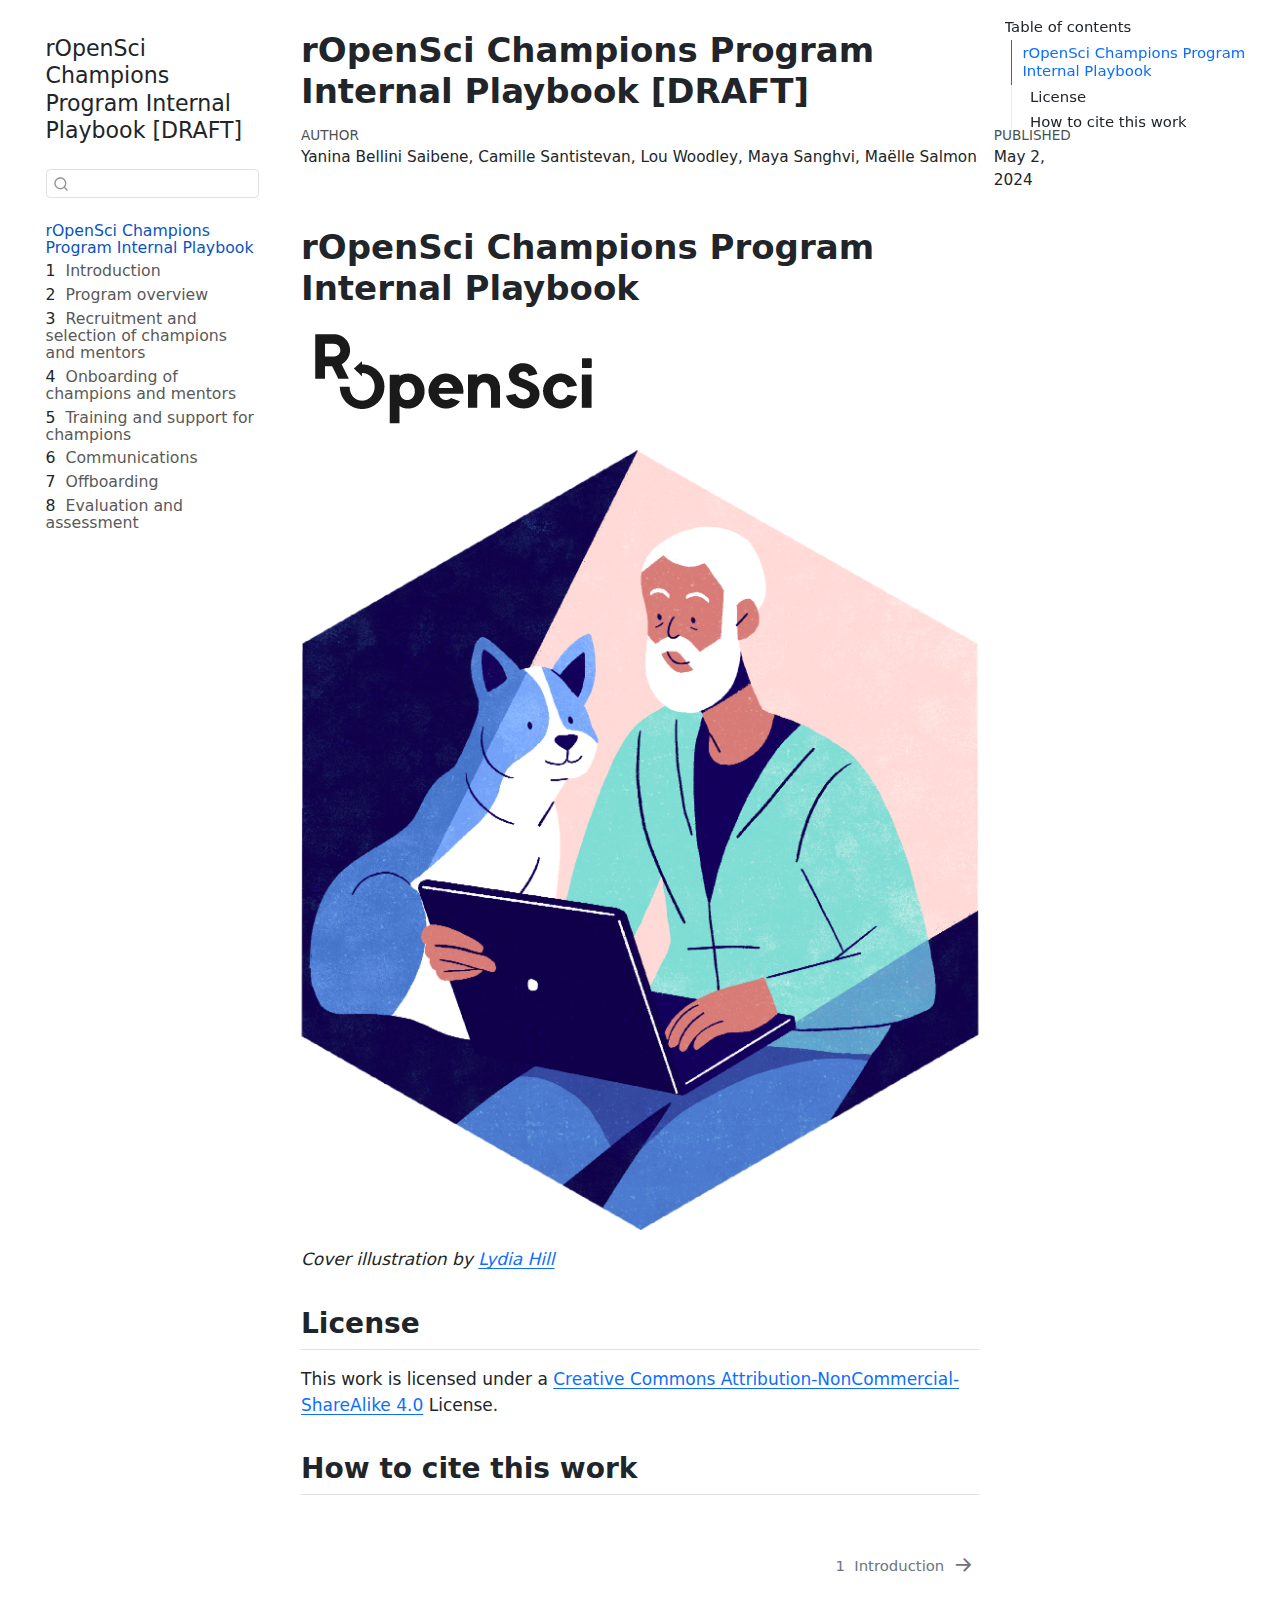
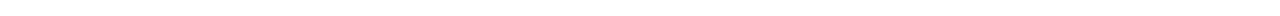
<file: docs/index.html>
<!DOCTYPE html>
<html xmlns="http://www.w3.org/1999/xhtml" lang="en" xml:lang="en"><head>

<meta charset="utf-8">
<meta name="generator" content="quarto-1.4.528">

<meta name="viewport" content="width=device-width, initial-scale=1.0, user-scalable=yes">

<meta name="author" content="Yanina Bellini Saibene, Camille Santistevan, Lou Woodley, Maya Sanghvi, Maëlle Salmon">
<meta name="dcterms.date" content="2024-05-02">

<title>rOpenSci Champions Program Internal Playbook [DRAFT]</title>
<style>
code{white-space: pre-wrap;}
span.smallcaps{font-variant: small-caps;}
div.columns{display: flex; gap: min(4vw, 1.5em);}
div.column{flex: auto; overflow-x: auto;}
div.hanging-indent{margin-left: 1.5em; text-indent: -1.5em;}
ul.task-list{list-style: none;}
ul.task-list li input[type="checkbox"] {
  width: 0.8em;
  margin: 0 0.8em 0.2em -1em; /* quarto-specific, see https://github.com/quarto-dev/quarto-cli/issues/4556 */ 
  vertical-align: middle;
}
</style>


<script src="site_libs/quarto-nav/quarto-nav.js"></script>
<script src="site_libs/quarto-nav/headroom.min.js"></script>
<script src="site_libs/clipboard/clipboard.min.js"></script>
<script src="site_libs/quarto-search/autocomplete.umd.js"></script>
<script src="site_libs/quarto-search/fuse.min.js"></script>
<script src="site_libs/quarto-search/quarto-search.js"></script>
<meta name="quarto:offset" content="./">
<link href="./introduction.html" rel="next">
<script src="site_libs/quarto-html/quarto.js"></script>
<script src="site_libs/quarto-html/popper.min.js"></script>
<script src="site_libs/quarto-html/tippy.umd.min.js"></script>
<script src="site_libs/quarto-html/anchor.min.js"></script>
<link href="site_libs/quarto-html/tippy.css" rel="stylesheet">
<link href="site_libs/quarto-html/quarto-syntax-highlighting.css" rel="stylesheet" id="quarto-text-highlighting-styles">
<script src="site_libs/bootstrap/bootstrap.min.js"></script>
<link href="site_libs/bootstrap/bootstrap-icons.css" rel="stylesheet">
<link href="site_libs/bootstrap/bootstrap.min.css" rel="stylesheet" id="quarto-bootstrap" data-mode="light">
<script id="quarto-search-options" type="application/json">{
  "location": "sidebar",
  "copy-button": false,
  "collapse-after": 3,
  "panel-placement": "start",
  "type": "textbox",
  "limit": 50,
  "keyboard-shortcut": [
    "f",
    "/",
    "s"
  ],
  "show-item-context": false,
  "language": {
    "search-no-results-text": "No results",
    "search-matching-documents-text": "matching documents",
    "search-copy-link-title": "Copy link to search",
    "search-hide-matches-text": "Hide additional matches",
    "search-more-match-text": "more match in this document",
    "search-more-matches-text": "more matches in this document",
    "search-clear-button-title": "Clear",
    "search-text-placeholder": "",
    "search-detached-cancel-button-title": "Cancel",
    "search-submit-button-title": "Submit",
    "search-label": "Search"
  }
}</script>


</head>

<body class="nav-sidebar floating">

<div id="quarto-search-results"></div>
  <header id="quarto-header" class="headroom fixed-top">
  <nav class="quarto-secondary-nav">
    <div class="container-fluid d-flex">
      <button type="button" class="quarto-btn-toggle btn" data-bs-toggle="collapse" data-bs-target=".quarto-sidebar-collapse-item" aria-controls="quarto-sidebar" aria-expanded="false" aria-label="Toggle sidebar navigation" onclick="if (window.quartoToggleHeadroom) { window.quartoToggleHeadroom(); }">
        <i class="bi bi-layout-text-sidebar-reverse"></i>
      </button>
        <nav class="quarto-page-breadcrumbs" aria-label="breadcrumb"><ol class="breadcrumb"><li class="breadcrumb-item"><a href="./index.html">rOpenSci Champions Program Internal Playbook</a></li></ol></nav>
        <a class="flex-grow-1" role="button" data-bs-toggle="collapse" data-bs-target=".quarto-sidebar-collapse-item" aria-controls="quarto-sidebar" aria-expanded="false" aria-label="Toggle sidebar navigation" onclick="if (window.quartoToggleHeadroom) { window.quartoToggleHeadroom(); }">      
        </a>
      <button type="button" class="btn quarto-search-button" aria-label="" onclick="window.quartoOpenSearch();">
        <i class="bi bi-search"></i>
      </button>
    </div>
  </nav>
</header>
<!-- content -->
<div id="quarto-content" class="quarto-container page-columns page-rows-contents page-layout-article">
<!-- sidebar -->
  <nav id="quarto-sidebar" class="sidebar collapse collapse-horizontal quarto-sidebar-collapse-item sidebar-navigation floating overflow-auto">
    <div class="pt-lg-2 mt-2 text-left sidebar-header">
    <div class="sidebar-title mb-0 py-0">
      <a href="./">rOpenSci Champions Program Internal Playbook [DRAFT]</a> 
    </div>
      </div>
        <div class="mt-2 flex-shrink-0 align-items-center">
        <div class="sidebar-search">
        <div id="quarto-search" class="" title="Search"></div>
        </div>
        </div>
    <div class="sidebar-menu-container"> 
    <ul class="list-unstyled mt-1">
        <li class="sidebar-item">
  <div class="sidebar-item-container"> 
  <a href="./index.html" class="sidebar-item-text sidebar-link active">
 <span class="menu-text">rOpenSci Champions Program Internal Playbook</span></a>
  </div>
</li>
        <li class="sidebar-item">
  <div class="sidebar-item-container"> 
  <a href="./introduction.html" class="sidebar-item-text sidebar-link">
 <span class="menu-text"><span class="chapter-number">1</span>&nbsp; <span class="chapter-title">Introduction</span></span></a>
  </div>
</li>
        <li class="sidebar-item">
  <div class="sidebar-item-container"> 
  <a href="./section-one-program-overview.html" class="sidebar-item-text sidebar-link">
 <span class="menu-text"><span class="chapter-number">2</span>&nbsp; <span class="chapter-title">Program overview</span></span></a>
  </div>
</li>
        <li class="sidebar-item">
  <div class="sidebar-item-container"> 
  <a href="./section-two-recruitment-and-selection-of-champions-and-mentors.html" class="sidebar-item-text sidebar-link">
 <span class="menu-text"><span class="chapter-number">3</span>&nbsp; <span class="chapter-title">Recruitment and selection of champions and mentors</span></span></a>
  </div>
</li>
        <li class="sidebar-item">
  <div class="sidebar-item-container"> 
  <a href="./section-three-onboarding-of-champions-and-mentors.html" class="sidebar-item-text sidebar-link">
 <span class="menu-text"><span class="chapter-number">4</span>&nbsp; <span class="chapter-title">Onboarding of champions and mentors</span></span></a>
  </div>
</li>
        <li class="sidebar-item">
  <div class="sidebar-item-container"> 
  <a href="./section-four-training-and-support-for-champions.html" class="sidebar-item-text sidebar-link">
 <span class="menu-text"><span class="chapter-number">5</span>&nbsp; <span class="chapter-title">Training and support for champions</span></span></a>
  </div>
</li>
        <li class="sidebar-item">
  <div class="sidebar-item-container"> 
  <a href="./section-five-communications.html" class="sidebar-item-text sidebar-link">
 <span class="menu-text"><span class="chapter-number">6</span>&nbsp; <span class="chapter-title">Communications</span></span></a>
  </div>
</li>
        <li class="sidebar-item">
  <div class="sidebar-item-container"> 
  <a href="./section-six-offboarding.html" class="sidebar-item-text sidebar-link">
 <span class="menu-text"><span class="chapter-number">7</span>&nbsp; <span class="chapter-title">Offboarding</span></span></a>
  </div>
</li>
        <li class="sidebar-item">
  <div class="sidebar-item-container"> 
  <a href="./section-seven-evaluation-and-assessment.html" class="sidebar-item-text sidebar-link">
 <span class="menu-text"><span class="chapter-number">8</span>&nbsp; <span class="chapter-title">Evaluation and assessment</span></span></a>
  </div>
</li>
    </ul>
    </div>
</nav>
<div id="quarto-sidebar-glass" class="quarto-sidebar-collapse-item" data-bs-toggle="collapse" data-bs-target=".quarto-sidebar-collapse-item"></div>
<!-- margin-sidebar -->
    <div id="quarto-margin-sidebar" class="sidebar margin-sidebar">
        <nav id="TOC" role="doc-toc" class="toc-active">
    <h2 id="toc-title">Table of contents</h2>
   
  <ul>
  <li><a href="#ropensci-champions-program-internal-playbook" id="toc-ropensci-champions-program-internal-playbook" class="nav-link active" data-scroll-target="#ropensci-champions-program-internal-playbook">rOpenSci Champions Program Internal Playbook</a>
  <ul class="collapse">
  <li><a href="#license" id="toc-license" class="nav-link" data-scroll-target="#license">License</a></li>
  <li><a href="#how-to-cite-this-work" id="toc-how-to-cite-this-work" class="nav-link" data-scroll-target="#how-to-cite-this-work">How to cite this work</a></li>
  </ul></li>
  </ul>
</nav>
    </div>
<!-- main -->
<main class="content" id="quarto-document-content">

<header id="title-block-header" class="quarto-title-block default">
<div class="quarto-title">
<h1 class="title">rOpenSci Champions Program Internal Playbook [DRAFT]</h1>
</div>



<div class="quarto-title-meta">

    <div>
    <div class="quarto-title-meta-heading">Author</div>
    <div class="quarto-title-meta-contents">
             <p>Yanina Bellini Saibene, Camille Santistevan, Lou Woodley, Maya Sanghvi, Maëlle Salmon </p>
          </div>
  </div>
    
    <div>
    <div class="quarto-title-meta-heading">Published</div>
    <div class="quarto-title-meta-contents">
      <p class="date">May 2, 2024</p>
    </div>
  </div>
  
    
  </div>
  


</header>


<section id="ropensci-champions-program-internal-playbook" class="level1 unnumbered">
<h1 class="unnumbered">rOpenSci Champions Program Internal Playbook</h1>
<p><img src="images/media/image1.png" class="img-fluid"></p>
<p><img src="images/media/image2.png" class="img-fluid"></p>
<p><em>Cover illustration by <a href="https://www.lydiakahill.com/">Lydia Hill</a></em></p>
<section id="license" class="level2">
<h2 class="anchored" data-anchor-id="license">License</h2>
<p>This work is licensed under a <a href="https://creativecommons.org/licenses/by-nc-sa/4.0/deed.en">Creative Commons Attribution-NonCommercial-ShareAlike 4.0</a> License.</p>
</section>
<section id="how-to-cite-this-work" class="level2">
<h2 class="anchored" data-anchor-id="how-to-cite-this-work">How to cite this work</h2>


</section>
</section>

</main> <!-- /main -->
<script id="quarto-html-after-body" type="application/javascript">
window.document.addEventListener("DOMContentLoaded", function (event) {
  const toggleBodyColorMode = (bsSheetEl) => {
    const mode = bsSheetEl.getAttribute("data-mode");
    const bodyEl = window.document.querySelector("body");
    if (mode === "dark") {
      bodyEl.classList.add("quarto-dark");
      bodyEl.classList.remove("quarto-light");
    } else {
      bodyEl.classList.add("quarto-light");
      bodyEl.classList.remove("quarto-dark");
    }
  }
  const toggleBodyColorPrimary = () => {
    const bsSheetEl = window.document.querySelector("link#quarto-bootstrap");
    if (bsSheetEl) {
      toggleBodyColorMode(bsSheetEl);
    }
  }
  toggleBodyColorPrimary();  
  const icon = "";
  const anchorJS = new window.AnchorJS();
  anchorJS.options = {
    placement: 'right',
    icon: icon
  };
  anchorJS.add('.anchored');
  const isCodeAnnotation = (el) => {
    for (const clz of el.classList) {
      if (clz.startsWith('code-annotation-')) {                     
        return true;
      }
    }
    return false;
  }
  const clipboard = new window.ClipboardJS('.code-copy-button', {
    text: function(trigger) {
      const codeEl = trigger.previousElementSibling.cloneNode(true);
      for (const childEl of codeEl.children) {
        if (isCodeAnnotation(childEl)) {
          childEl.remove();
        }
      }
      return codeEl.innerText;
    }
  });
  clipboard.on('success', function(e) {
    // button target
    const button = e.trigger;
    // don't keep focus
    button.blur();
    // flash "checked"
    button.classList.add('code-copy-button-checked');
    var currentTitle = button.getAttribute("title");
    button.setAttribute("title", "Copied!");
    let tooltip;
    if (window.bootstrap) {
      button.setAttribute("data-bs-toggle", "tooltip");
      button.setAttribute("data-bs-placement", "left");
      button.setAttribute("data-bs-title", "Copied!");
      tooltip = new bootstrap.Tooltip(button, 
        { trigger: "manual", 
          customClass: "code-copy-button-tooltip",
          offset: [0, -8]});
      tooltip.show();    
    }
    setTimeout(function() {
      if (tooltip) {
        tooltip.hide();
        button.removeAttribute("data-bs-title");
        button.removeAttribute("data-bs-toggle");
        button.removeAttribute("data-bs-placement");
      }
      button.setAttribute("title", currentTitle);
      button.classList.remove('code-copy-button-checked');
    }, 1000);
    // clear code selection
    e.clearSelection();
  });
  function tippyHover(el, contentFn, onTriggerFn, onUntriggerFn) {
    const config = {
      allowHTML: true,
      maxWidth: 500,
      delay: 100,
      arrow: false,
      appendTo: function(el) {
          return el.parentElement;
      },
      interactive: true,
      interactiveBorder: 10,
      theme: 'quarto',
      placement: 'bottom-start',
    };
    if (contentFn) {
      config.content = contentFn;
    }
    if (onTriggerFn) {
      config.onTrigger = onTriggerFn;
    }
    if (onUntriggerFn) {
      config.onUntrigger = onUntriggerFn;
    }
    window.tippy(el, config); 
  }
  const noterefs = window.document.querySelectorAll('a[role="doc-noteref"]');
  for (var i=0; i<noterefs.length; i++) {
    const ref = noterefs[i];
    tippyHover(ref, function() {
      // use id or data attribute instead here
      let href = ref.getAttribute('data-footnote-href') || ref.getAttribute('href');
      try { href = new URL(href).hash; } catch {}
      const id = href.replace(/^#\/?/, "");
      const note = window.document.getElementById(id);
      return note.innerHTML;
    });
  }
  const xrefs = window.document.querySelectorAll('a.quarto-xref');
  const processXRef = (id, note) => {
    // Strip column container classes
    const stripColumnClz = (el) => {
      el.classList.remove("page-full", "page-columns");
      if (el.children) {
        for (const child of el.children) {
          stripColumnClz(child);
        }
      }
    }
    stripColumnClz(note)
    if (id === null || id.startsWith('sec-')) {
      // Special case sections, only their first couple elements
      const container = document.createElement("div");
      if (note.children && note.children.length > 2) {
        container.appendChild(note.children[0].cloneNode(true));
        for (let i = 1; i < note.children.length; i++) {
          const child = note.children[i];
          if (child.tagName === "P" && child.innerText === "") {
            continue;
          } else {
            container.appendChild(child.cloneNode(true));
            break;
          }
        }
        if (window.Quarto?.typesetMath) {
          window.Quarto.typesetMath(container);
        }
        return container.innerHTML
      } else {
        if (window.Quarto?.typesetMath) {
          window.Quarto.typesetMath(note);
        }
        return note.innerHTML;
      }
    } else {
      // Remove any anchor links if they are present
      const anchorLink = note.querySelector('a.anchorjs-link');
      if (anchorLink) {
        anchorLink.remove();
      }
      if (window.Quarto?.typesetMath) {
        window.Quarto.typesetMath(note);
      }
      return note.innerHTML;
    }
  }
  for (var i=0; i<xrefs.length; i++) {
    const xref = xrefs[i];
    tippyHover(xref, undefined, function(instance) {
      instance.disable();
      let url = xref.getAttribute('href');
      let hash = undefined; 
      if (url.startsWith('#')) {
        hash = url;
      } else {
        try { hash = new URL(url).hash; } catch {}
      }
      if (hash) {
        const id = hash.replace(/^#\/?/, "");
        const note = window.document.getElementById(id);
        if (note !== null) {
          try {
            const html = processXRef(id, note.cloneNode(true));
            instance.setContent(html);
          } finally {
            instance.enable();
            instance.show();
          }
        } else {
          // See if we can fetch this
          fetch(url.split('#')[0])
          .then(res => res.text())
          .then(html => {
            const parser = new DOMParser();
            const htmlDoc = parser.parseFromString(html, "text/html");
            const note = htmlDoc.getElementById(id);
            if (note !== null) {
              const html = processXRef(id, note);
              instance.setContent(html);
            } 
          }).finally(() => {
            instance.enable();
            instance.show();
          });
        }
      } else {
        // See if we can fetch a full url (with no hash to target)
        // This is a special case and we should probably do some content thinning / targeting
        fetch(url)
        .then(res => res.text())
        .then(html => {
          const parser = new DOMParser();
          const htmlDoc = parser.parseFromString(html, "text/html");
          const note = htmlDoc.querySelector('main.content');
          if (note !== null) {
            // This should only happen for chapter cross references
            // (since there is no id in the URL)
            // remove the first header
            if (note.children.length > 0 && note.children[0].tagName === "HEADER") {
              note.children[0].remove();
            }
            const html = processXRef(null, note);
            instance.setContent(html);
          } 
        }).finally(() => {
          instance.enable();
          instance.show();
        });
      }
    }, function(instance) {
    });
  }
      let selectedAnnoteEl;
      const selectorForAnnotation = ( cell, annotation) => {
        let cellAttr = 'data-code-cell="' + cell + '"';
        let lineAttr = 'data-code-annotation="' +  annotation + '"';
        const selector = 'span[' + cellAttr + '][' + lineAttr + ']';
        return selector;
      }
      const selectCodeLines = (annoteEl) => {
        const doc = window.document;
        const targetCell = annoteEl.getAttribute("data-target-cell");
        const targetAnnotation = annoteEl.getAttribute("data-target-annotation");
        const annoteSpan = window.document.querySelector(selectorForAnnotation(targetCell, targetAnnotation));
        const lines = annoteSpan.getAttribute("data-code-lines").split(",");
        const lineIds = lines.map((line) => {
          return targetCell + "-" + line;
        })
        let top = null;
        let height = null;
        let parent = null;
        if (lineIds.length > 0) {
            //compute the position of the single el (top and bottom and make a div)
            const el = window.document.getElementById(lineIds[0]);
            top = el.offsetTop;
            height = el.offsetHeight;
            parent = el.parentElement.parentElement;
          if (lineIds.length > 1) {
            const lastEl = window.document.getElementById(lineIds[lineIds.length - 1]);
            const bottom = lastEl.offsetTop + lastEl.offsetHeight;
            height = bottom - top;
          }
          if (top !== null && height !== null && parent !== null) {
            // cook up a div (if necessary) and position it 
            let div = window.document.getElementById("code-annotation-line-highlight");
            if (div === null) {
              div = window.document.createElement("div");
              div.setAttribute("id", "code-annotation-line-highlight");
              div.style.position = 'absolute';
              parent.appendChild(div);
            }
            div.style.top = top - 2 + "px";
            div.style.height = height + 4 + "px";
            div.style.left = 0;
            let gutterDiv = window.document.getElementById("code-annotation-line-highlight-gutter");
            if (gutterDiv === null) {
              gutterDiv = window.document.createElement("div");
              gutterDiv.setAttribute("id", "code-annotation-line-highlight-gutter");
              gutterDiv.style.position = 'absolute';
              const codeCell = window.document.getElementById(targetCell);
              const gutter = codeCell.querySelector('.code-annotation-gutter');
              gutter.appendChild(gutterDiv);
            }
            gutterDiv.style.top = top - 2 + "px";
            gutterDiv.style.height = height + 4 + "px";
          }
          selectedAnnoteEl = annoteEl;
        }
      };
      const unselectCodeLines = () => {
        const elementsIds = ["code-annotation-line-highlight", "code-annotation-line-highlight-gutter"];
        elementsIds.forEach((elId) => {
          const div = window.document.getElementById(elId);
          if (div) {
            div.remove();
          }
        });
        selectedAnnoteEl = undefined;
      };
        // Handle positioning of the toggle
    window.addEventListener(
      "resize",
      throttle(() => {
        elRect = undefined;
        if (selectedAnnoteEl) {
          selectCodeLines(selectedAnnoteEl);
        }
      }, 10)
    );
    function throttle(fn, ms) {
    let throttle = false;
    let timer;
      return (...args) => {
        if(!throttle) { // first call gets through
            fn.apply(this, args);
            throttle = true;
        } else { // all the others get throttled
            if(timer) clearTimeout(timer); // cancel #2
            timer = setTimeout(() => {
              fn.apply(this, args);
              timer = throttle = false;
            }, ms);
        }
      };
    }
      // Attach click handler to the DT
      const annoteDls = window.document.querySelectorAll('dt[data-target-cell]');
      for (const annoteDlNode of annoteDls) {
        annoteDlNode.addEventListener('click', (event) => {
          const clickedEl = event.target;
          if (clickedEl !== selectedAnnoteEl) {
            unselectCodeLines();
            const activeEl = window.document.querySelector('dt[data-target-cell].code-annotation-active');
            if (activeEl) {
              activeEl.classList.remove('code-annotation-active');
            }
            selectCodeLines(clickedEl);
            clickedEl.classList.add('code-annotation-active');
          } else {
            // Unselect the line
            unselectCodeLines();
            clickedEl.classList.remove('code-annotation-active');
          }
        });
      }
  const findCites = (el) => {
    const parentEl = el.parentElement;
    if (parentEl) {
      const cites = parentEl.dataset.cites;
      if (cites) {
        return {
          el,
          cites: cites.split(' ')
        };
      } else {
        return findCites(el.parentElement)
      }
    } else {
      return undefined;
    }
  };
  var bibliorefs = window.document.querySelectorAll('a[role="doc-biblioref"]');
  for (var i=0; i<bibliorefs.length; i++) {
    const ref = bibliorefs[i];
    const citeInfo = findCites(ref);
    if (citeInfo) {
      tippyHover(citeInfo.el, function() {
        var popup = window.document.createElement('div');
        citeInfo.cites.forEach(function(cite) {
          var citeDiv = window.document.createElement('div');
          citeDiv.classList.add('hanging-indent');
          citeDiv.classList.add('csl-entry');
          var biblioDiv = window.document.getElementById('ref-' + cite);
          if (biblioDiv) {
            citeDiv.innerHTML = biblioDiv.innerHTML;
          }
          popup.appendChild(citeDiv);
        });
        return popup.innerHTML;
      });
    }
  }
});
</script>
<nav class="page-navigation">
  <div class="nav-page nav-page-previous">
  </div>
  <div class="nav-page nav-page-next">
      <a href="./introduction.html" class="pagination-link" aria-label="<span class='chapter-number'>1</span>&nbsp; <span class='chapter-title'>Introduction</span>">
        <span class="nav-page-text"><span class="chapter-number">1</span>&nbsp; <span class="chapter-title">Introduction</span></span> <i class="bi bi-arrow-right-short"></i>
      </a>
  </div>
</nav>
</div> <!-- /content -->




</body></html>
</file>
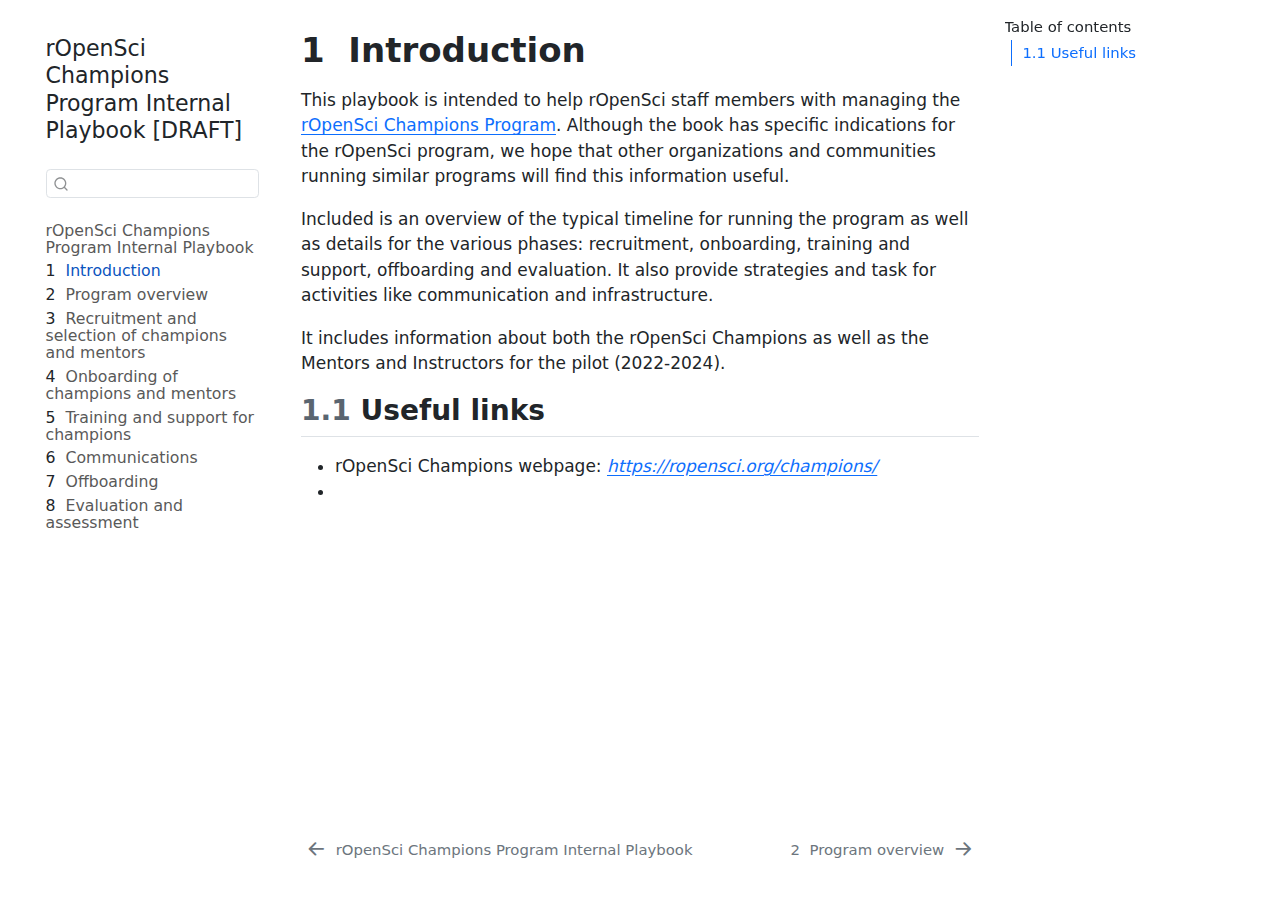
<file: docs/introduction.html>
<!DOCTYPE html>
<html xmlns="http://www.w3.org/1999/xhtml" lang="en" xml:lang="en"><head>

<meta charset="utf-8">
<meta name="generator" content="quarto-1.4.528">

<meta name="viewport" content="width=device-width, initial-scale=1.0, user-scalable=yes">


<title>rOpenSci Champions Program Internal Playbook [DRAFT] - 1&nbsp; Introduction</title>
<style>
code{white-space: pre-wrap;}
span.smallcaps{font-variant: small-caps;}
div.columns{display: flex; gap: min(4vw, 1.5em);}
div.column{flex: auto; overflow-x: auto;}
div.hanging-indent{margin-left: 1.5em; text-indent: -1.5em;}
ul.task-list{list-style: none;}
ul.task-list li input[type="checkbox"] {
  width: 0.8em;
  margin: 0 0.8em 0.2em -1em; /* quarto-specific, see https://github.com/quarto-dev/quarto-cli/issues/4556 */ 
  vertical-align: middle;
}
</style>


<script src="site_libs/quarto-nav/quarto-nav.js"></script>
<script src="site_libs/quarto-nav/headroom.min.js"></script>
<script src="site_libs/clipboard/clipboard.min.js"></script>
<script src="site_libs/quarto-search/autocomplete.umd.js"></script>
<script src="site_libs/quarto-search/fuse.min.js"></script>
<script src="site_libs/quarto-search/quarto-search.js"></script>
<meta name="quarto:offset" content="./">
<link href="./section-one-program-overview.html" rel="next">
<link href="./index.html" rel="prev">
<script src="site_libs/quarto-html/quarto.js"></script>
<script src="site_libs/quarto-html/popper.min.js"></script>
<script src="site_libs/quarto-html/tippy.umd.min.js"></script>
<script src="site_libs/quarto-html/anchor.min.js"></script>
<link href="site_libs/quarto-html/tippy.css" rel="stylesheet">
<link href="site_libs/quarto-html/quarto-syntax-highlighting.css" rel="stylesheet" id="quarto-text-highlighting-styles">
<script src="site_libs/bootstrap/bootstrap.min.js"></script>
<link href="site_libs/bootstrap/bootstrap-icons.css" rel="stylesheet">
<link href="site_libs/bootstrap/bootstrap.min.css" rel="stylesheet" id="quarto-bootstrap" data-mode="light">
<script id="quarto-search-options" type="application/json">{
  "location": "sidebar",
  "copy-button": false,
  "collapse-after": 3,
  "panel-placement": "start",
  "type": "textbox",
  "limit": 50,
  "keyboard-shortcut": [
    "f",
    "/",
    "s"
  ],
  "show-item-context": false,
  "language": {
    "search-no-results-text": "No results",
    "search-matching-documents-text": "matching documents",
    "search-copy-link-title": "Copy link to search",
    "search-hide-matches-text": "Hide additional matches",
    "search-more-match-text": "more match in this document",
    "search-more-matches-text": "more matches in this document",
    "search-clear-button-title": "Clear",
    "search-text-placeholder": "",
    "search-detached-cancel-button-title": "Cancel",
    "search-submit-button-title": "Submit",
    "search-label": "Search"
  }
}</script>


</head>

<body class="nav-sidebar floating">

<div id="quarto-search-results"></div>
  <header id="quarto-header" class="headroom fixed-top">
  <nav class="quarto-secondary-nav">
    <div class="container-fluid d-flex">
      <button type="button" class="quarto-btn-toggle btn" data-bs-toggle="collapse" data-bs-target=".quarto-sidebar-collapse-item" aria-controls="quarto-sidebar" aria-expanded="false" aria-label="Toggle sidebar navigation" onclick="if (window.quartoToggleHeadroom) { window.quartoToggleHeadroom(); }">
        <i class="bi bi-layout-text-sidebar-reverse"></i>
      </button>
        <nav class="quarto-page-breadcrumbs" aria-label="breadcrumb"><ol class="breadcrumb"><li class="breadcrumb-item"><a href="./introduction.html"><span class="chapter-number">1</span>&nbsp; <span class="chapter-title">Introduction</span></a></li></ol></nav>
        <a class="flex-grow-1" role="button" data-bs-toggle="collapse" data-bs-target=".quarto-sidebar-collapse-item" aria-controls="quarto-sidebar" aria-expanded="false" aria-label="Toggle sidebar navigation" onclick="if (window.quartoToggleHeadroom) { window.quartoToggleHeadroom(); }">      
        </a>
      <button type="button" class="btn quarto-search-button" aria-label="" onclick="window.quartoOpenSearch();">
        <i class="bi bi-search"></i>
      </button>
    </div>
  </nav>
</header>
<!-- content -->
<div id="quarto-content" class="quarto-container page-columns page-rows-contents page-layout-article">
<!-- sidebar -->
  <nav id="quarto-sidebar" class="sidebar collapse collapse-horizontal quarto-sidebar-collapse-item sidebar-navigation floating overflow-auto">
    <div class="pt-lg-2 mt-2 text-left sidebar-header">
    <div class="sidebar-title mb-0 py-0">
      <a href="./">rOpenSci Champions Program Internal Playbook [DRAFT]</a> 
    </div>
      </div>
        <div class="mt-2 flex-shrink-0 align-items-center">
        <div class="sidebar-search">
        <div id="quarto-search" class="" title="Search"></div>
        </div>
        </div>
    <div class="sidebar-menu-container"> 
    <ul class="list-unstyled mt-1">
        <li class="sidebar-item">
  <div class="sidebar-item-container"> 
  <a href="./index.html" class="sidebar-item-text sidebar-link">
 <span class="menu-text">rOpenSci Champions Program Internal Playbook</span></a>
  </div>
</li>
        <li class="sidebar-item">
  <div class="sidebar-item-container"> 
  <a href="./introduction.html" class="sidebar-item-text sidebar-link active">
 <span class="menu-text"><span class="chapter-number">1</span>&nbsp; <span class="chapter-title">Introduction</span></span></a>
  </div>
</li>
        <li class="sidebar-item">
  <div class="sidebar-item-container"> 
  <a href="./section-one-program-overview.html" class="sidebar-item-text sidebar-link">
 <span class="menu-text"><span class="chapter-number">2</span>&nbsp; <span class="chapter-title">Program overview</span></span></a>
  </div>
</li>
        <li class="sidebar-item">
  <div class="sidebar-item-container"> 
  <a href="./section-two-recruitment-and-selection-of-champions-and-mentors.html" class="sidebar-item-text sidebar-link">
 <span class="menu-text"><span class="chapter-number">3</span>&nbsp; <span class="chapter-title">Recruitment and selection of champions and mentors</span></span></a>
  </div>
</li>
        <li class="sidebar-item">
  <div class="sidebar-item-container"> 
  <a href="./section-three-onboarding-of-champions-and-mentors.html" class="sidebar-item-text sidebar-link">
 <span class="menu-text"><span class="chapter-number">4</span>&nbsp; <span class="chapter-title">Onboarding of champions and mentors</span></span></a>
  </div>
</li>
        <li class="sidebar-item">
  <div class="sidebar-item-container"> 
  <a href="./section-four-training-and-support-for-champions.html" class="sidebar-item-text sidebar-link">
 <span class="menu-text"><span class="chapter-number">5</span>&nbsp; <span class="chapter-title">Training and support for champions</span></span></a>
  </div>
</li>
        <li class="sidebar-item">
  <div class="sidebar-item-container"> 
  <a href="./section-five-communications.html" class="sidebar-item-text sidebar-link">
 <span class="menu-text"><span class="chapter-number">6</span>&nbsp; <span class="chapter-title">Communications</span></span></a>
  </div>
</li>
        <li class="sidebar-item">
  <div class="sidebar-item-container"> 
  <a href="./section-six-offboarding.html" class="sidebar-item-text sidebar-link">
 <span class="menu-text"><span class="chapter-number">7</span>&nbsp; <span class="chapter-title">Offboarding</span></span></a>
  </div>
</li>
        <li class="sidebar-item">
  <div class="sidebar-item-container"> 
  <a href="./section-seven-evaluation-and-assessment.html" class="sidebar-item-text sidebar-link">
 <span class="menu-text"><span class="chapter-number">8</span>&nbsp; <span class="chapter-title">Evaluation and assessment</span></span></a>
  </div>
</li>
    </ul>
    </div>
</nav>
<div id="quarto-sidebar-glass" class="quarto-sidebar-collapse-item" data-bs-toggle="collapse" data-bs-target=".quarto-sidebar-collapse-item"></div>
<!-- margin-sidebar -->
    <div id="quarto-margin-sidebar" class="sidebar margin-sidebar">
        <nav id="TOC" role="doc-toc" class="toc-active">
    <h2 id="toc-title">Table of contents</h2>
   
  <ul>
  <li><a href="#useful-links" id="toc-useful-links" class="nav-link active" data-scroll-target="#useful-links"><span class="header-section-number">1.1</span> Useful links</a></li>
  </ul>
</nav>
    </div>
<!-- main -->
<main class="content" id="quarto-document-content">

<header id="title-block-header" class="quarto-title-block default">
<div class="quarto-title">
<h1 class="title"><span class="chapter-number">1</span>&nbsp; <span class="chapter-title">Introduction</span></h1>
</div>



<div class="quarto-title-meta">

    
  
    
  </div>
  


</header>


<p>This playbook is intended to help rOpenSci staff members with managing the <a href="https://ropensci.org/champions/">rOpenSci Champions Program</a>. Although the book has specific indications for the rOpenSci program, we hope that other organizations and communities running similar programs will find this information useful.</p>
<p>Included is an overview of the typical timeline for running the program as well as details for the various phases: recruitment, onboarding, training and support, offboarding and evaluation. It also provide strategies and task for activities like communication and infrastructure.</p>
<p>It includes information about both the rOpenSci Champions as well as the Mentors and Instructors for the pilot (2022-2024).</p>
<section id="useful-links" class="level2" data-number="1.1">
<h2 data-number="1.1" class="anchored" data-anchor-id="useful-links"><span class="header-section-number">1.1</span> Useful links</h2>
<ul>
<li>rOpenSci Champions webpage: <a href="https://ropensci.org/champions/"><em>https://ropensci.org/champions/</em></a></li>
<li></li>
</ul>


</section>

</main> <!-- /main -->
<script id="quarto-html-after-body" type="application/javascript">
window.document.addEventListener("DOMContentLoaded", function (event) {
  const toggleBodyColorMode = (bsSheetEl) => {
    const mode = bsSheetEl.getAttribute("data-mode");
    const bodyEl = window.document.querySelector("body");
    if (mode === "dark") {
      bodyEl.classList.add("quarto-dark");
      bodyEl.classList.remove("quarto-light");
    } else {
      bodyEl.classList.add("quarto-light");
      bodyEl.classList.remove("quarto-dark");
    }
  }
  const toggleBodyColorPrimary = () => {
    const bsSheetEl = window.document.querySelector("link#quarto-bootstrap");
    if (bsSheetEl) {
      toggleBodyColorMode(bsSheetEl);
    }
  }
  toggleBodyColorPrimary();  
  const icon = "";
  const anchorJS = new window.AnchorJS();
  anchorJS.options = {
    placement: 'right',
    icon: icon
  };
  anchorJS.add('.anchored');
  const isCodeAnnotation = (el) => {
    for (const clz of el.classList) {
      if (clz.startsWith('code-annotation-')) {                     
        return true;
      }
    }
    return false;
  }
  const clipboard = new window.ClipboardJS('.code-copy-button', {
    text: function(trigger) {
      const codeEl = trigger.previousElementSibling.cloneNode(true);
      for (const childEl of codeEl.children) {
        if (isCodeAnnotation(childEl)) {
          childEl.remove();
        }
      }
      return codeEl.innerText;
    }
  });
  clipboard.on('success', function(e) {
    // button target
    const button = e.trigger;
    // don't keep focus
    button.blur();
    // flash "checked"
    button.classList.add('code-copy-button-checked');
    var currentTitle = button.getAttribute("title");
    button.setAttribute("title", "Copied!");
    let tooltip;
    if (window.bootstrap) {
      button.setAttribute("data-bs-toggle", "tooltip");
      button.setAttribute("data-bs-placement", "left");
      button.setAttribute("data-bs-title", "Copied!");
      tooltip = new bootstrap.Tooltip(button, 
        { trigger: "manual", 
          customClass: "code-copy-button-tooltip",
          offset: [0, -8]});
      tooltip.show();    
    }
    setTimeout(function() {
      if (tooltip) {
        tooltip.hide();
        button.removeAttribute("data-bs-title");
        button.removeAttribute("data-bs-toggle");
        button.removeAttribute("data-bs-placement");
      }
      button.setAttribute("title", currentTitle);
      button.classList.remove('code-copy-button-checked');
    }, 1000);
    // clear code selection
    e.clearSelection();
  });
  function tippyHover(el, contentFn, onTriggerFn, onUntriggerFn) {
    const config = {
      allowHTML: true,
      maxWidth: 500,
      delay: 100,
      arrow: false,
      appendTo: function(el) {
          return el.parentElement;
      },
      interactive: true,
      interactiveBorder: 10,
      theme: 'quarto',
      placement: 'bottom-start',
    };
    if (contentFn) {
      config.content = contentFn;
    }
    if (onTriggerFn) {
      config.onTrigger = onTriggerFn;
    }
    if (onUntriggerFn) {
      config.onUntrigger = onUntriggerFn;
    }
    window.tippy(el, config); 
  }
  const noterefs = window.document.querySelectorAll('a[role="doc-noteref"]');
  for (var i=0; i<noterefs.length; i++) {
    const ref = noterefs[i];
    tippyHover(ref, function() {
      // use id or data attribute instead here
      let href = ref.getAttribute('data-footnote-href') || ref.getAttribute('href');
      try { href = new URL(href).hash; } catch {}
      const id = href.replace(/^#\/?/, "");
      const note = window.document.getElementById(id);
      return note.innerHTML;
    });
  }
  const xrefs = window.document.querySelectorAll('a.quarto-xref');
  const processXRef = (id, note) => {
    // Strip column container classes
    const stripColumnClz = (el) => {
      el.classList.remove("page-full", "page-columns");
      if (el.children) {
        for (const child of el.children) {
          stripColumnClz(child);
        }
      }
    }
    stripColumnClz(note)
    if (id === null || id.startsWith('sec-')) {
      // Special case sections, only their first couple elements
      const container = document.createElement("div");
      if (note.children && note.children.length > 2) {
        container.appendChild(note.children[0].cloneNode(true));
        for (let i = 1; i < note.children.length; i++) {
          const child = note.children[i];
          if (child.tagName === "P" && child.innerText === "") {
            continue;
          } else {
            container.appendChild(child.cloneNode(true));
            break;
          }
        }
        if (window.Quarto?.typesetMath) {
          window.Quarto.typesetMath(container);
        }
        return container.innerHTML
      } else {
        if (window.Quarto?.typesetMath) {
          window.Quarto.typesetMath(note);
        }
        return note.innerHTML;
      }
    } else {
      // Remove any anchor links if they are present
      const anchorLink = note.querySelector('a.anchorjs-link');
      if (anchorLink) {
        anchorLink.remove();
      }
      if (window.Quarto?.typesetMath) {
        window.Quarto.typesetMath(note);
      }
      return note.innerHTML;
    }
  }
  for (var i=0; i<xrefs.length; i++) {
    const xref = xrefs[i];
    tippyHover(xref, undefined, function(instance) {
      instance.disable();
      let url = xref.getAttribute('href');
      let hash = undefined; 
      if (url.startsWith('#')) {
        hash = url;
      } else {
        try { hash = new URL(url).hash; } catch {}
      }
      if (hash) {
        const id = hash.replace(/^#\/?/, "");
        const note = window.document.getElementById(id);
        if (note !== null) {
          try {
            const html = processXRef(id, note.cloneNode(true));
            instance.setContent(html);
          } finally {
            instance.enable();
            instance.show();
          }
        } else {
          // See if we can fetch this
          fetch(url.split('#')[0])
          .then(res => res.text())
          .then(html => {
            const parser = new DOMParser();
            const htmlDoc = parser.parseFromString(html, "text/html");
            const note = htmlDoc.getElementById(id);
            if (note !== null) {
              const html = processXRef(id, note);
              instance.setContent(html);
            } 
          }).finally(() => {
            instance.enable();
            instance.show();
          });
        }
      } else {
        // See if we can fetch a full url (with no hash to target)
        // This is a special case and we should probably do some content thinning / targeting
        fetch(url)
        .then(res => res.text())
        .then(html => {
          const parser = new DOMParser();
          const htmlDoc = parser.parseFromString(html, "text/html");
          const note = htmlDoc.querySelector('main.content');
          if (note !== null) {
            // This should only happen for chapter cross references
            // (since there is no id in the URL)
            // remove the first header
            if (note.children.length > 0 && note.children[0].tagName === "HEADER") {
              note.children[0].remove();
            }
            const html = processXRef(null, note);
            instance.setContent(html);
          } 
        }).finally(() => {
          instance.enable();
          instance.show();
        });
      }
    }, function(instance) {
    });
  }
      let selectedAnnoteEl;
      const selectorForAnnotation = ( cell, annotation) => {
        let cellAttr = 'data-code-cell="' + cell + '"';
        let lineAttr = 'data-code-annotation="' +  annotation + '"';
        const selector = 'span[' + cellAttr + '][' + lineAttr + ']';
        return selector;
      }
      const selectCodeLines = (annoteEl) => {
        const doc = window.document;
        const targetCell = annoteEl.getAttribute("data-target-cell");
        const targetAnnotation = annoteEl.getAttribute("data-target-annotation");
        const annoteSpan = window.document.querySelector(selectorForAnnotation(targetCell, targetAnnotation));
        const lines = annoteSpan.getAttribute("data-code-lines").split(",");
        const lineIds = lines.map((line) => {
          return targetCell + "-" + line;
        })
        let top = null;
        let height = null;
        let parent = null;
        if (lineIds.length > 0) {
            //compute the position of the single el (top and bottom and make a div)
            const el = window.document.getElementById(lineIds[0]);
            top = el.offsetTop;
            height = el.offsetHeight;
            parent = el.parentElement.parentElement;
          if (lineIds.length > 1) {
            const lastEl = window.document.getElementById(lineIds[lineIds.length - 1]);
            const bottom = lastEl.offsetTop + lastEl.offsetHeight;
            height = bottom - top;
          }
          if (top !== null && height !== null && parent !== null) {
            // cook up a div (if necessary) and position it 
            let div = window.document.getElementById("code-annotation-line-highlight");
            if (div === null) {
              div = window.document.createElement("div");
              div.setAttribute("id", "code-annotation-line-highlight");
              div.style.position = 'absolute';
              parent.appendChild(div);
            }
            div.style.top = top - 2 + "px";
            div.style.height = height + 4 + "px";
            div.style.left = 0;
            let gutterDiv = window.document.getElementById("code-annotation-line-highlight-gutter");
            if (gutterDiv === null) {
              gutterDiv = window.document.createElement("div");
              gutterDiv.setAttribute("id", "code-annotation-line-highlight-gutter");
              gutterDiv.style.position = 'absolute';
              const codeCell = window.document.getElementById(targetCell);
              const gutter = codeCell.querySelector('.code-annotation-gutter');
              gutter.appendChild(gutterDiv);
            }
            gutterDiv.style.top = top - 2 + "px";
            gutterDiv.style.height = height + 4 + "px";
          }
          selectedAnnoteEl = annoteEl;
        }
      };
      const unselectCodeLines = () => {
        const elementsIds = ["code-annotation-line-highlight", "code-annotation-line-highlight-gutter"];
        elementsIds.forEach((elId) => {
          const div = window.document.getElementById(elId);
          if (div) {
            div.remove();
          }
        });
        selectedAnnoteEl = undefined;
      };
        // Handle positioning of the toggle
    window.addEventListener(
      "resize",
      throttle(() => {
        elRect = undefined;
        if (selectedAnnoteEl) {
          selectCodeLines(selectedAnnoteEl);
        }
      }, 10)
    );
    function throttle(fn, ms) {
    let throttle = false;
    let timer;
      return (...args) => {
        if(!throttle) { // first call gets through
            fn.apply(this, args);
            throttle = true;
        } else { // all the others get throttled
            if(timer) clearTimeout(timer); // cancel #2
            timer = setTimeout(() => {
              fn.apply(this, args);
              timer = throttle = false;
            }, ms);
        }
      };
    }
      // Attach click handler to the DT
      const annoteDls = window.document.querySelectorAll('dt[data-target-cell]');
      for (const annoteDlNode of annoteDls) {
        annoteDlNode.addEventListener('click', (event) => {
          const clickedEl = event.target;
          if (clickedEl !== selectedAnnoteEl) {
            unselectCodeLines();
            const activeEl = window.document.querySelector('dt[data-target-cell].code-annotation-active');
            if (activeEl) {
              activeEl.classList.remove('code-annotation-active');
            }
            selectCodeLines(clickedEl);
            clickedEl.classList.add('code-annotation-active');
          } else {
            // Unselect the line
            unselectCodeLines();
            clickedEl.classList.remove('code-annotation-active');
          }
        });
      }
  const findCites = (el) => {
    const parentEl = el.parentElement;
    if (parentEl) {
      const cites = parentEl.dataset.cites;
      if (cites) {
        return {
          el,
          cites: cites.split(' ')
        };
      } else {
        return findCites(el.parentElement)
      }
    } else {
      return undefined;
    }
  };
  var bibliorefs = window.document.querySelectorAll('a[role="doc-biblioref"]');
  for (var i=0; i<bibliorefs.length; i++) {
    const ref = bibliorefs[i];
    const citeInfo = findCites(ref);
    if (citeInfo) {
      tippyHover(citeInfo.el, function() {
        var popup = window.document.createElement('div');
        citeInfo.cites.forEach(function(cite) {
          var citeDiv = window.document.createElement('div');
          citeDiv.classList.add('hanging-indent');
          citeDiv.classList.add('csl-entry');
          var biblioDiv = window.document.getElementById('ref-' + cite);
          if (biblioDiv) {
            citeDiv.innerHTML = biblioDiv.innerHTML;
          }
          popup.appendChild(citeDiv);
        });
        return popup.innerHTML;
      });
    }
  }
});
</script>
<nav class="page-navigation">
  <div class="nav-page nav-page-previous">
      <a href="./index.html" class="pagination-link  aria-label=" ropensci="" champions="" program="" internal="" playbook"="">
        <i class="bi bi-arrow-left-short"></i> <span class="nav-page-text">rOpenSci Champions Program Internal Playbook</span>
      </a>          
  </div>
  <div class="nav-page nav-page-next">
      <a href="./section-one-program-overview.html" class="pagination-link" aria-label="<span class='chapter-number'>2</span>&nbsp; <span class='chapter-title'>Program overview</span>">
        <span class="nav-page-text"><span class="chapter-number">2</span>&nbsp; <span class="chapter-title">Program overview</span></span> <i class="bi bi-arrow-right-short"></i>
      </a>
  </div>
</nav>
</div> <!-- /content -->




</body></html>
</file>
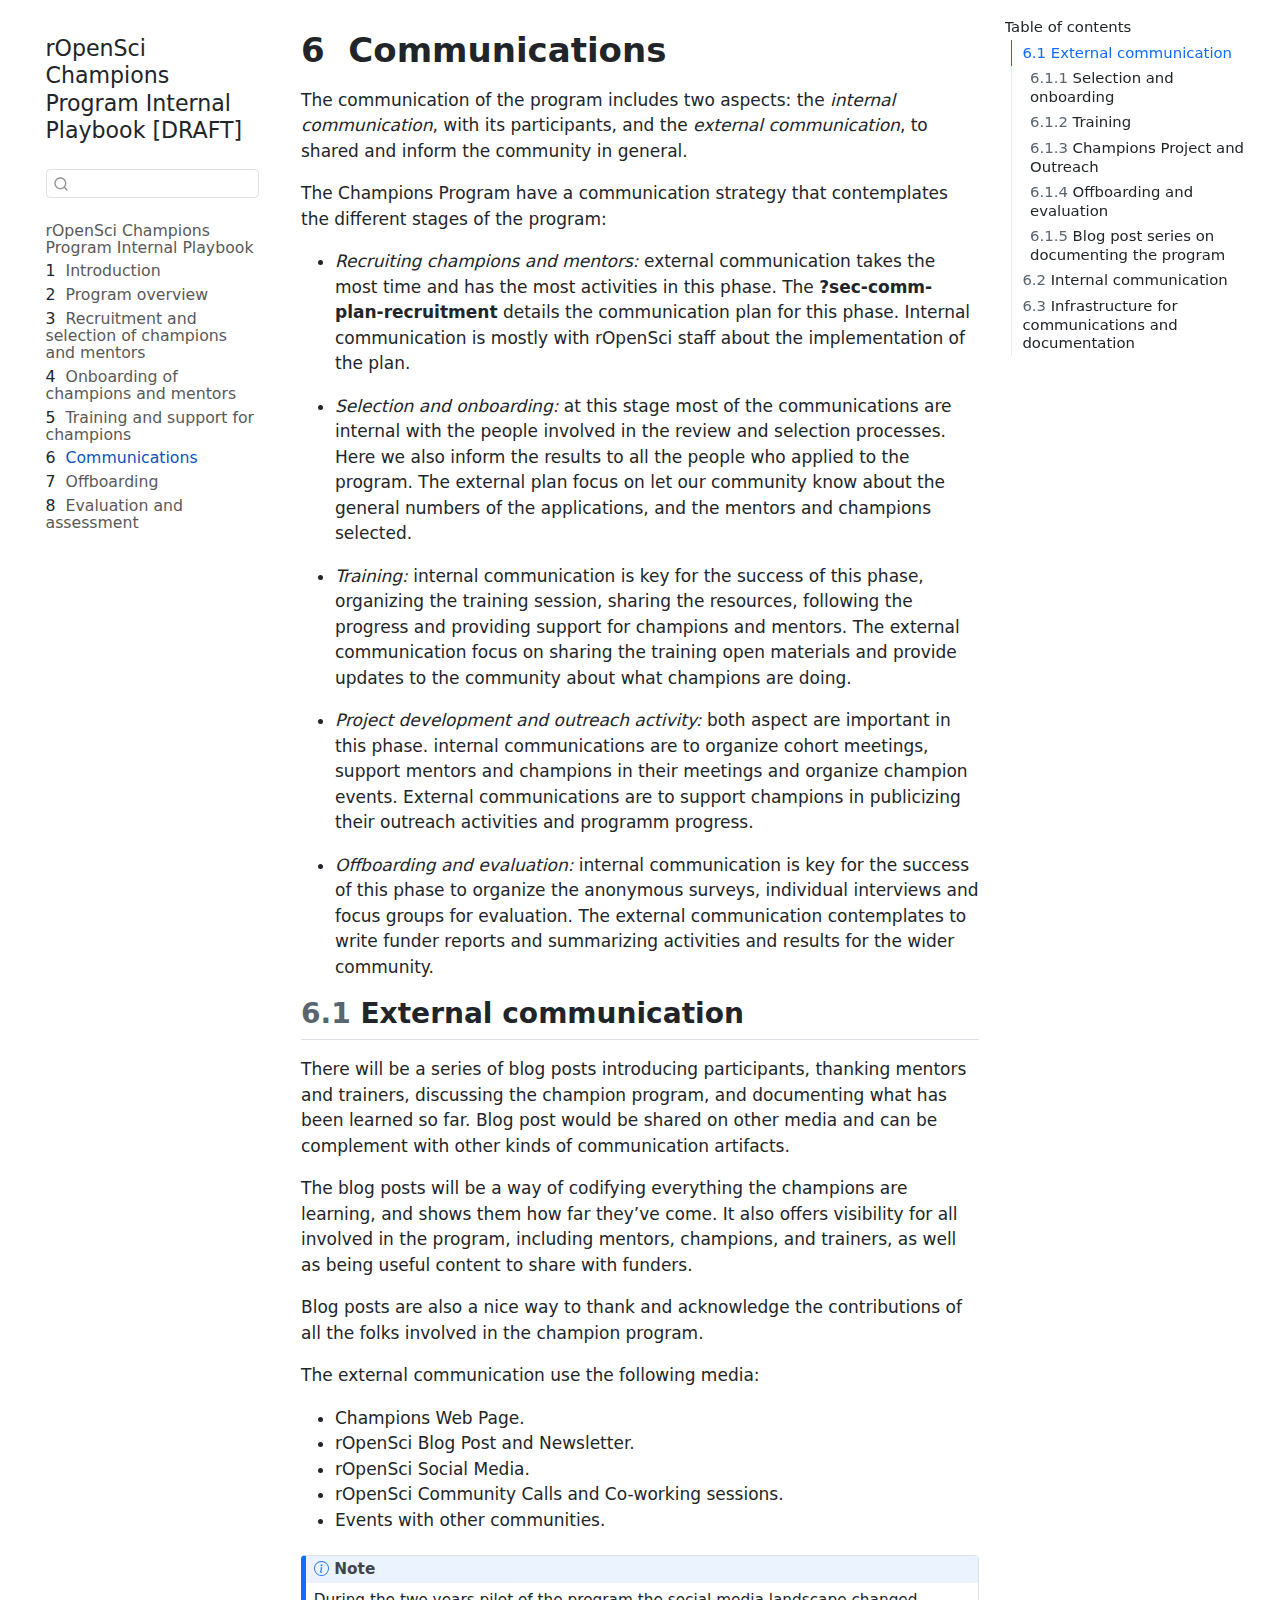
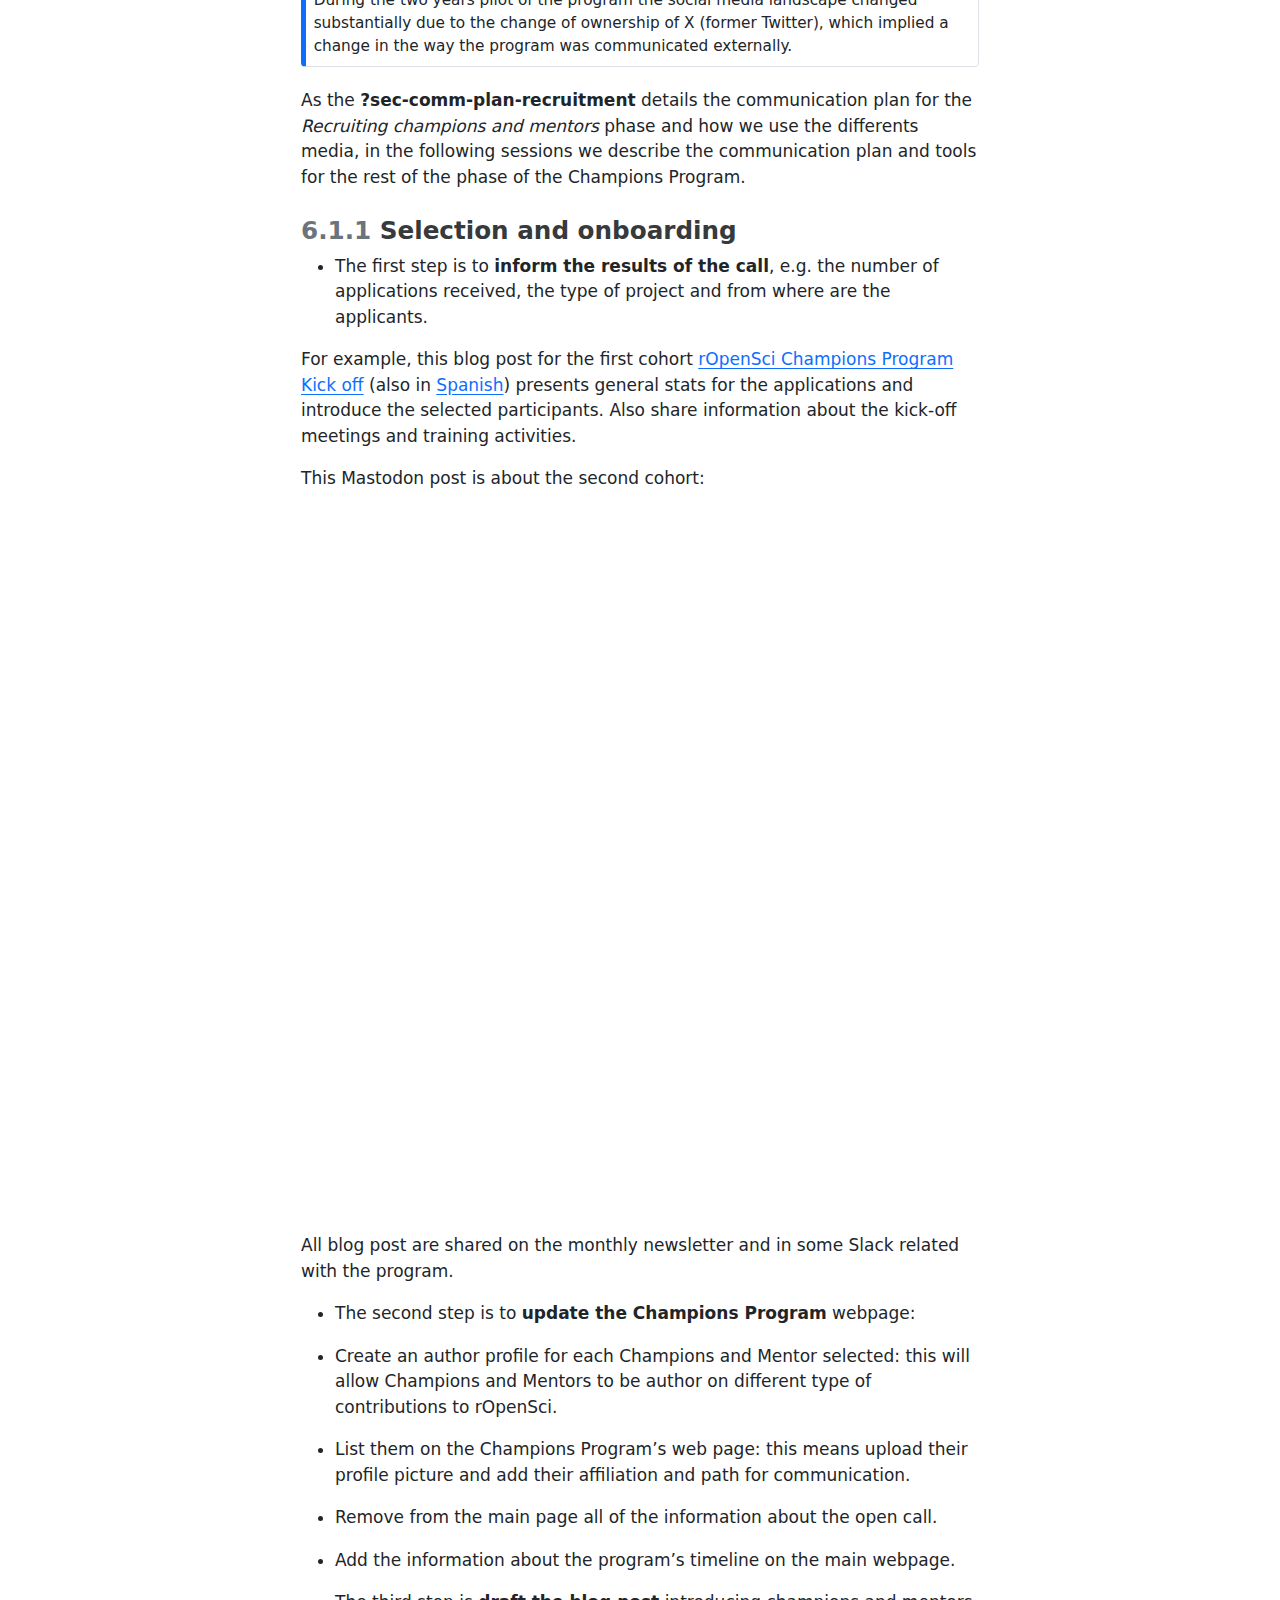
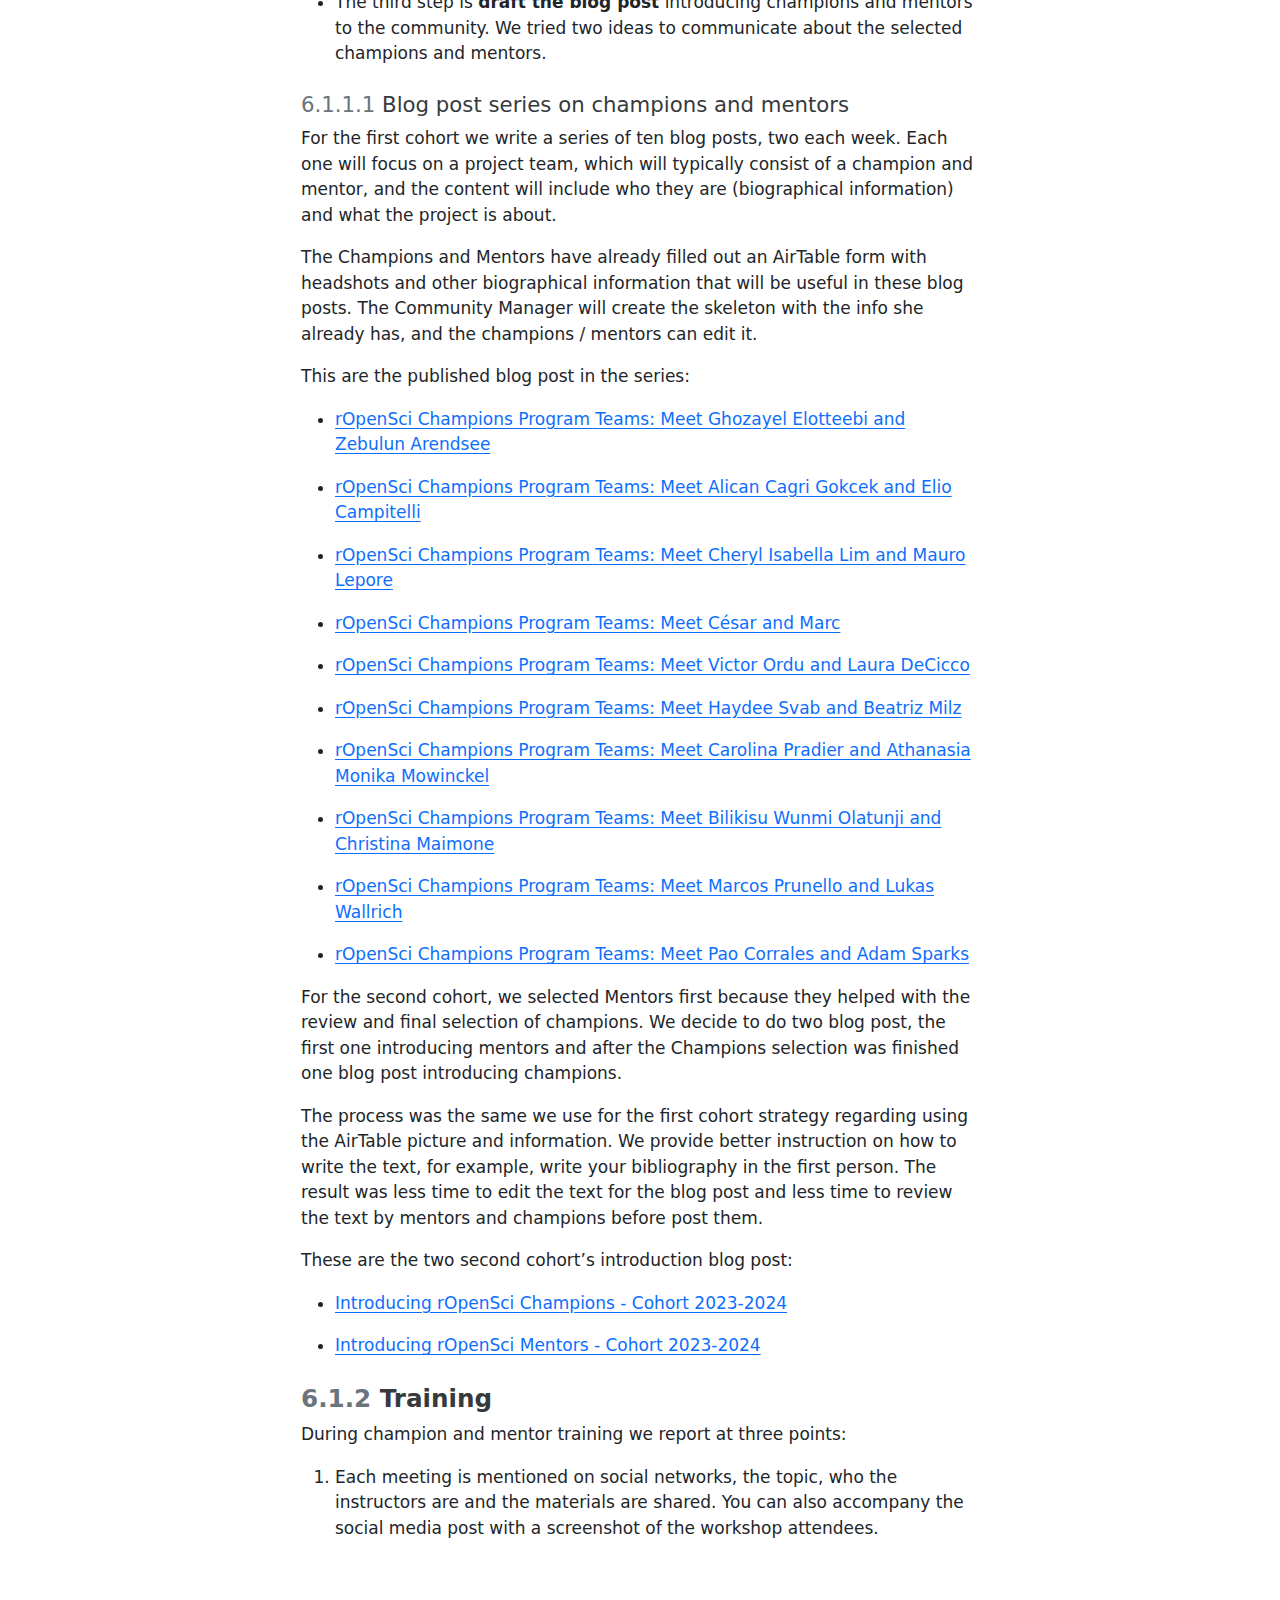
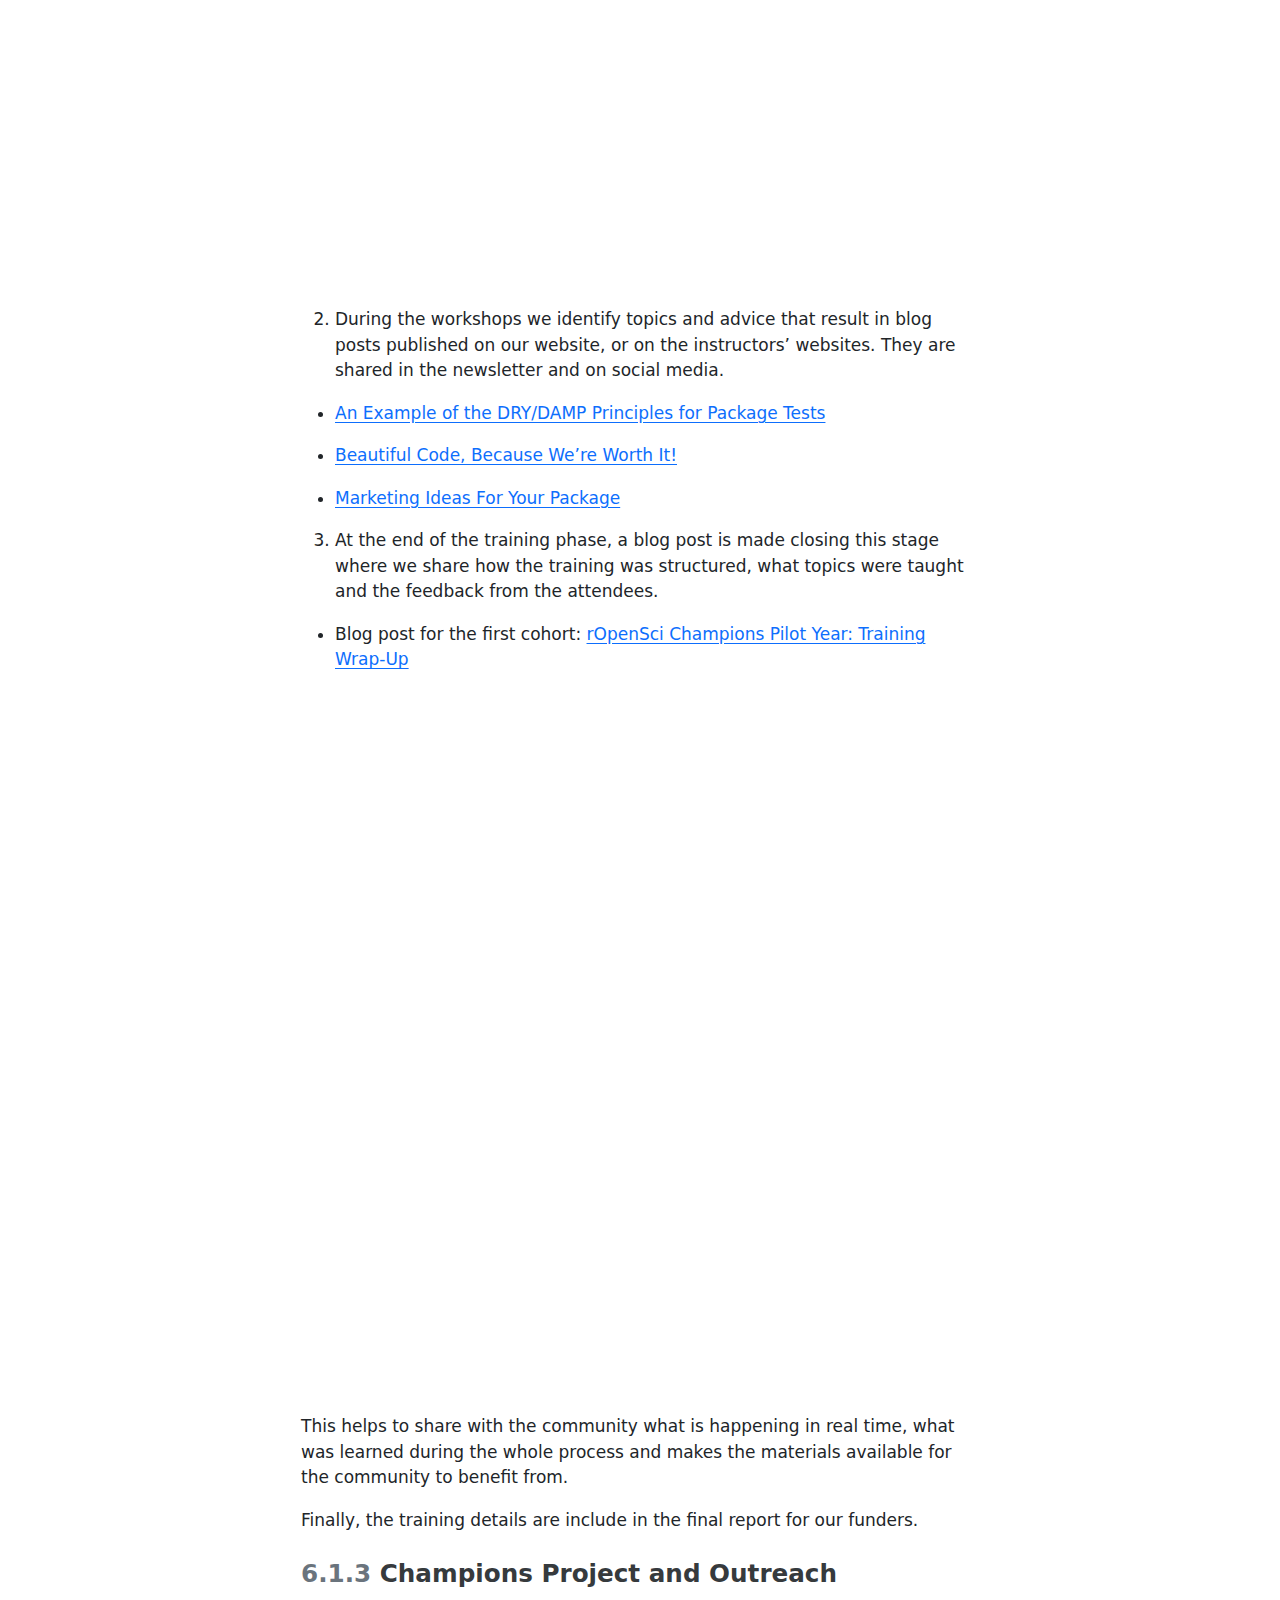
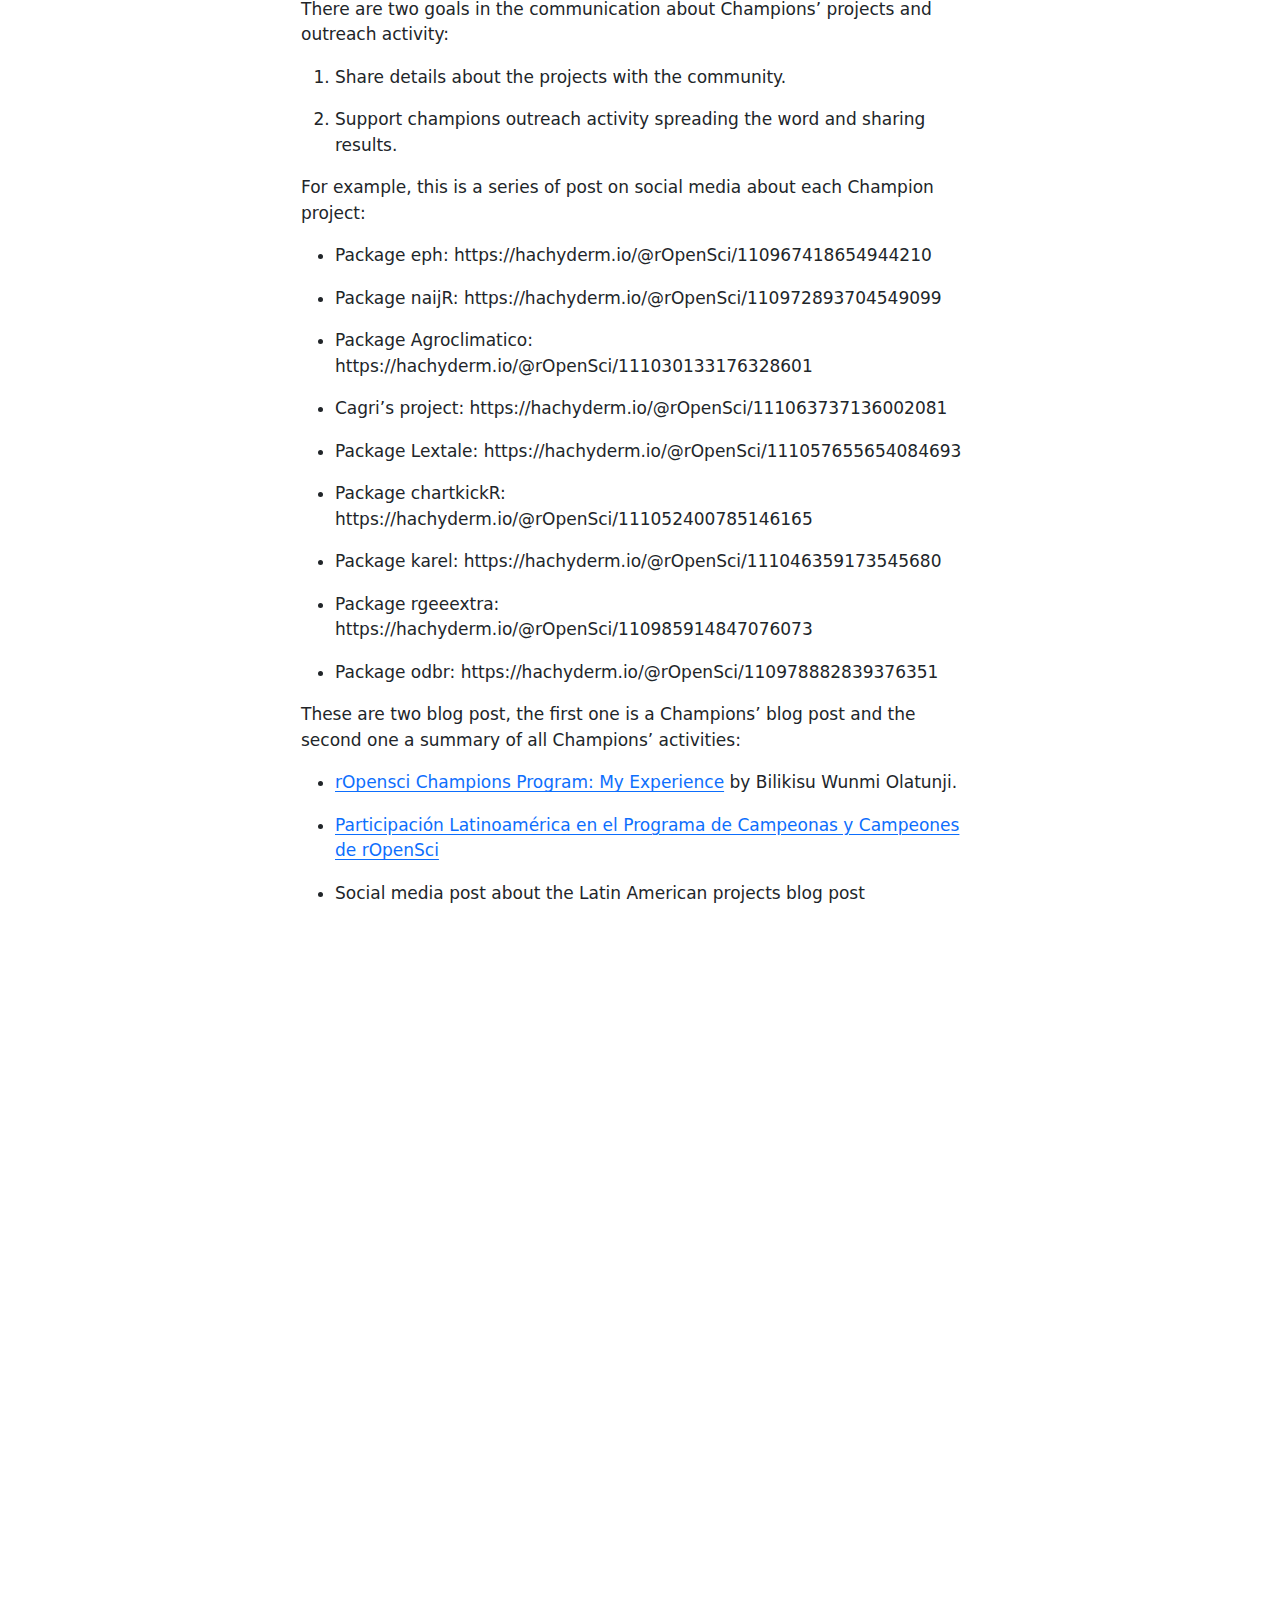
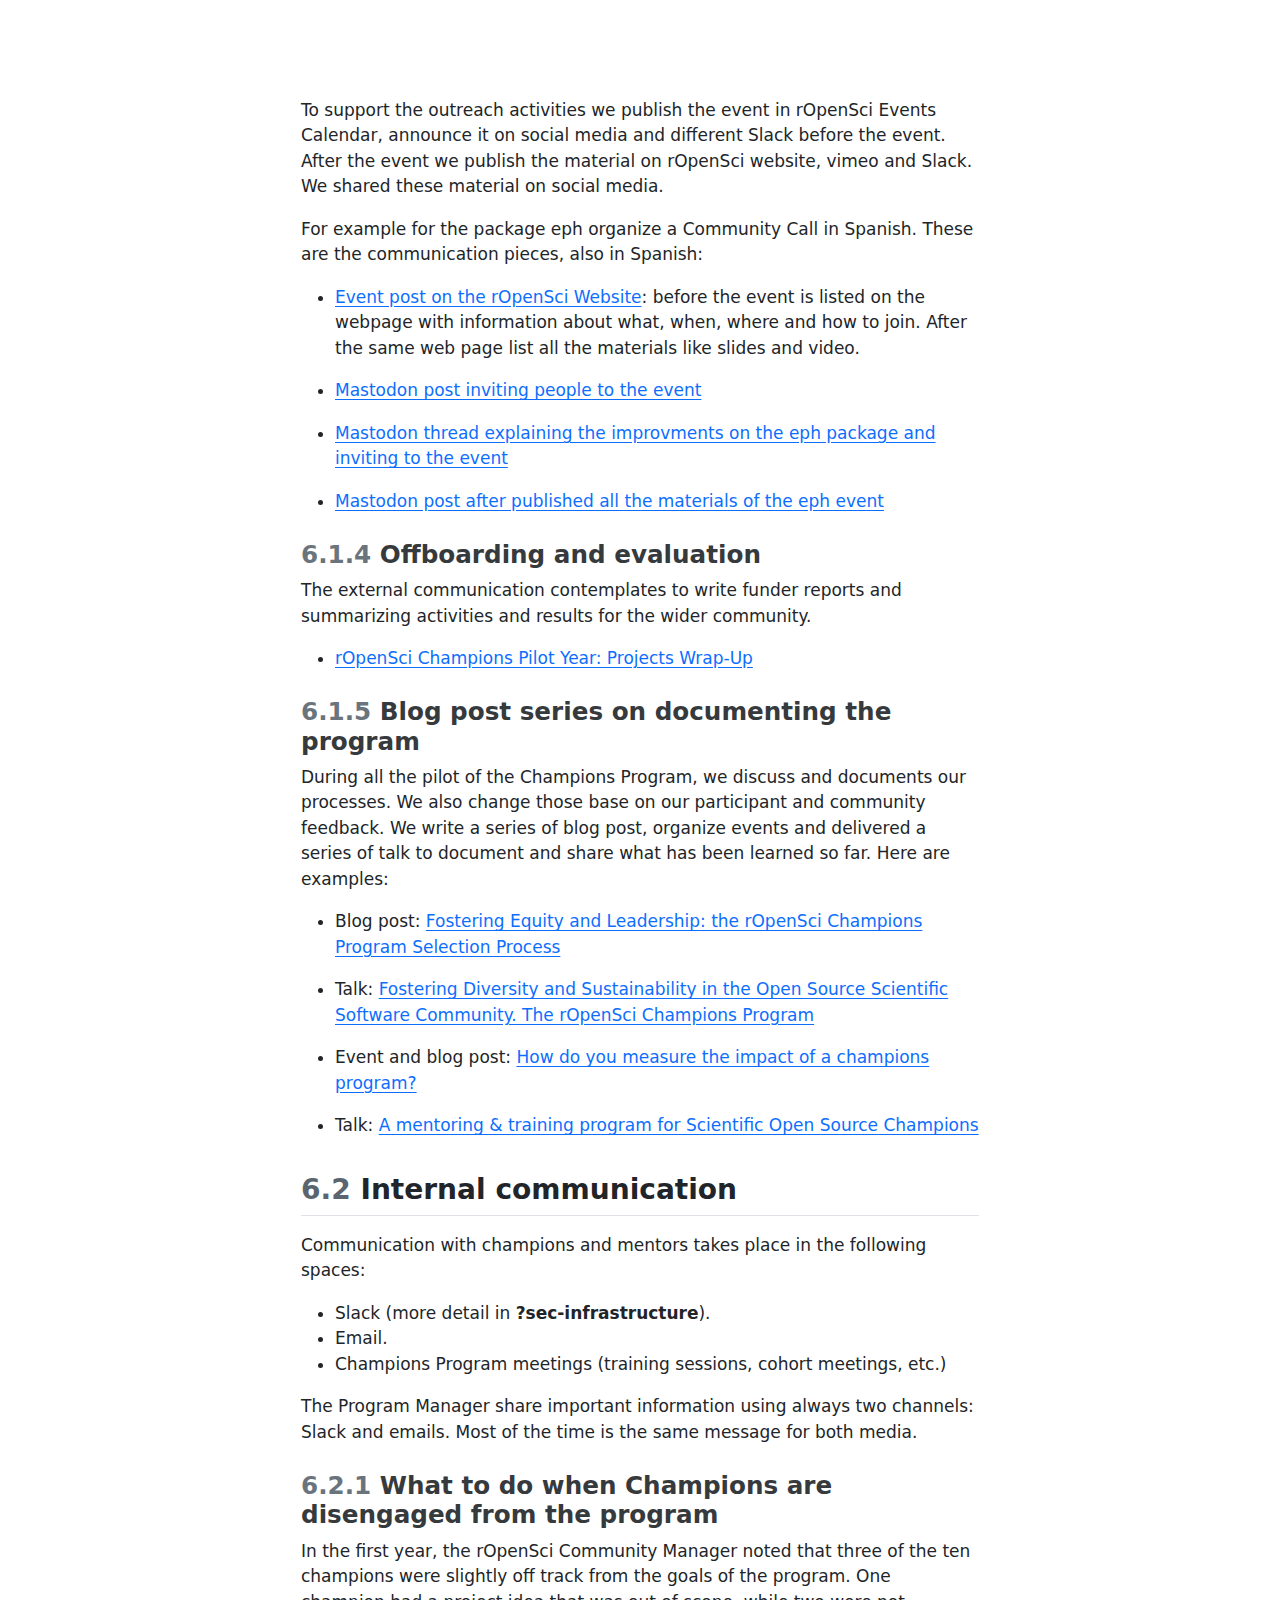
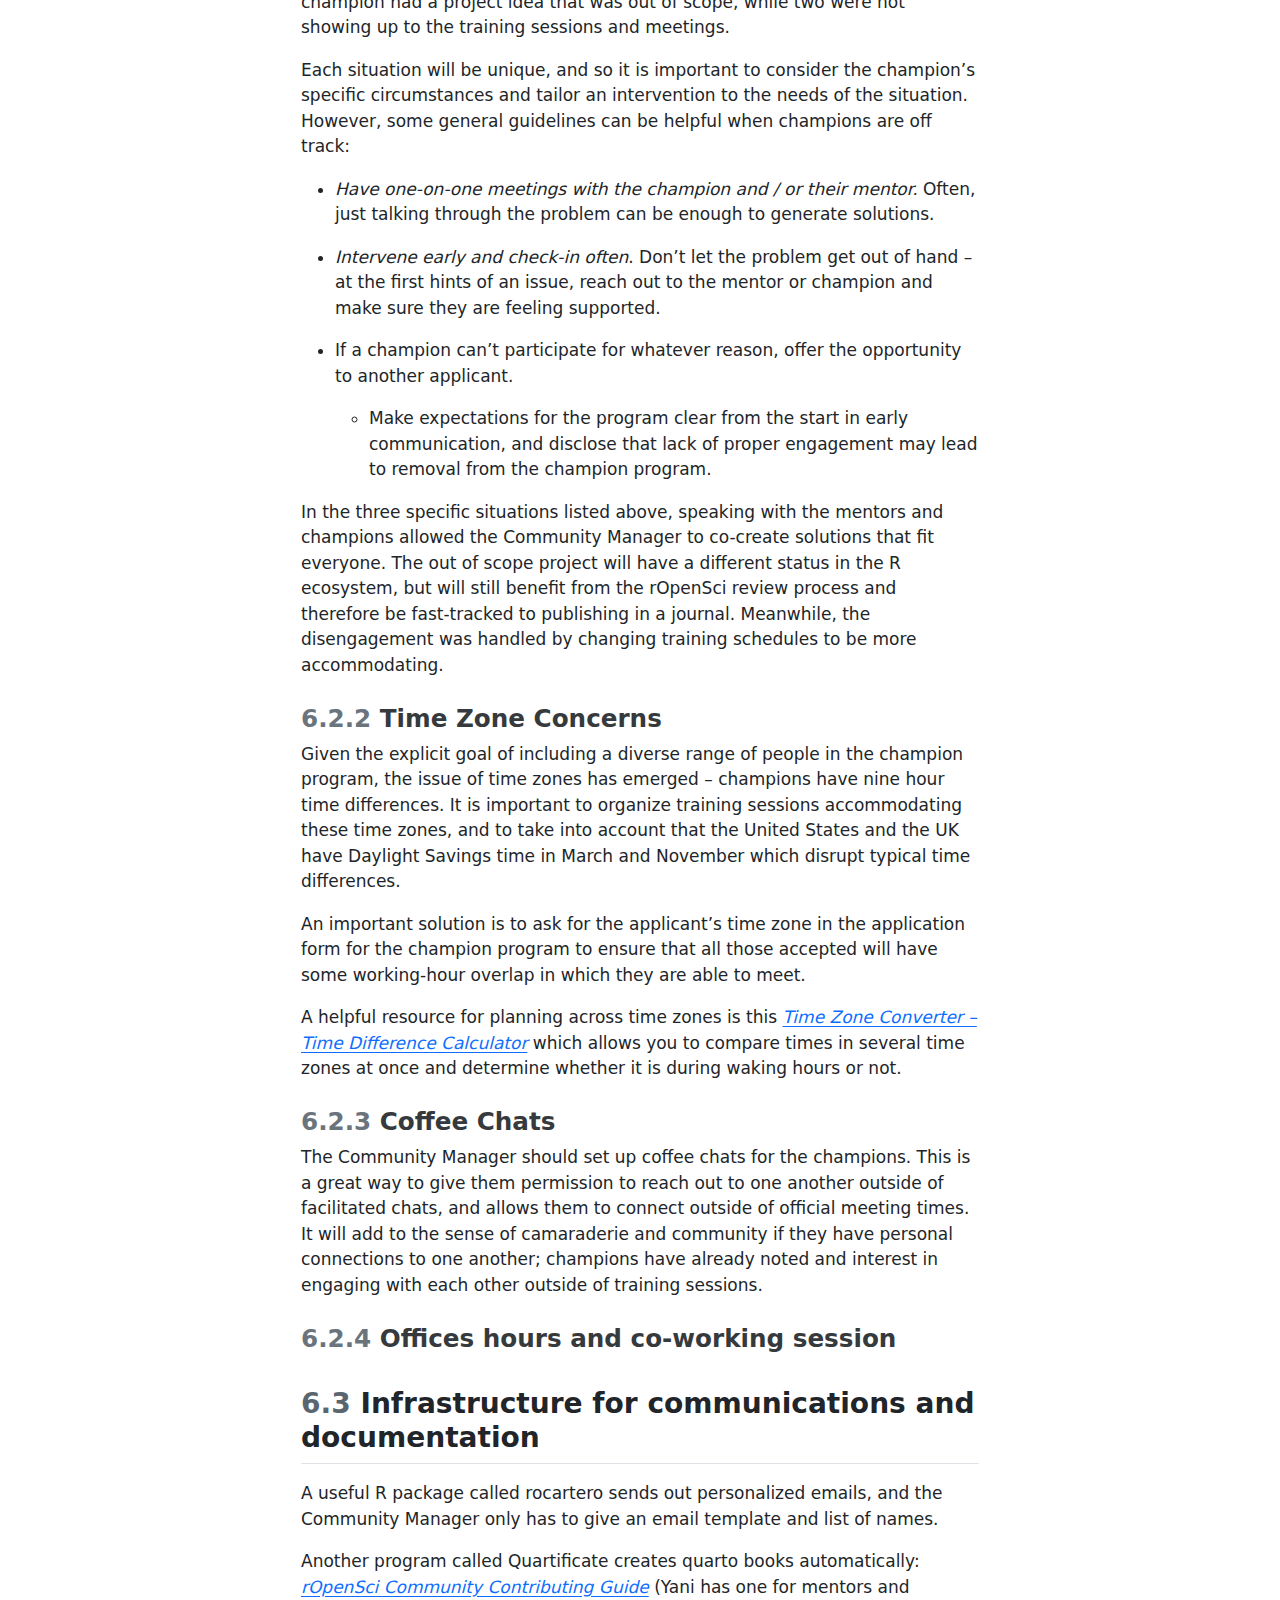
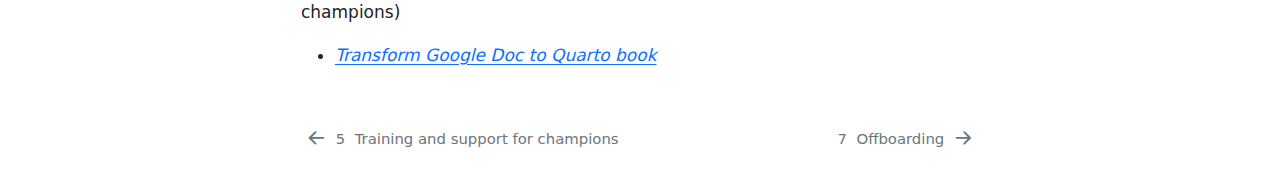
<file: docs/section-five-communications.html>
<!DOCTYPE html>
<html xmlns="http://www.w3.org/1999/xhtml" lang="en" xml:lang="en"><head>

<meta charset="utf-8">
<meta name="generator" content="quarto-1.4.528">

<meta name="viewport" content="width=device-width, initial-scale=1.0, user-scalable=yes">


<title>rOpenSci Champions Program Internal Playbook [DRAFT] - 6&nbsp; Communications</title>
<style>
code{white-space: pre-wrap;}
span.smallcaps{font-variant: small-caps;}
div.columns{display: flex; gap: min(4vw, 1.5em);}
div.column{flex: auto; overflow-x: auto;}
div.hanging-indent{margin-left: 1.5em; text-indent: -1.5em;}
ul.task-list{list-style: none;}
ul.task-list li input[type="checkbox"] {
  width: 0.8em;
  margin: 0 0.8em 0.2em -1em; /* quarto-specific, see https://github.com/quarto-dev/quarto-cli/issues/4556 */ 
  vertical-align: middle;
}
</style>


<script src="site_libs/quarto-nav/quarto-nav.js"></script>
<script src="site_libs/quarto-nav/headroom.min.js"></script>
<script src="site_libs/clipboard/clipboard.min.js"></script>
<script src="site_libs/quarto-search/autocomplete.umd.js"></script>
<script src="site_libs/quarto-search/fuse.min.js"></script>
<script src="site_libs/quarto-search/quarto-search.js"></script>
<meta name="quarto:offset" content="./">
<link href="./section-six-offboarding.html" rel="next">
<link href="./section-four-training-and-support-for-champions.html" rel="prev">
<script src="site_libs/quarto-html/quarto.js"></script>
<script src="site_libs/quarto-html/popper.min.js"></script>
<script src="site_libs/quarto-html/tippy.umd.min.js"></script>
<script src="site_libs/quarto-html/anchor.min.js"></script>
<link href="site_libs/quarto-html/tippy.css" rel="stylesheet">
<link href="site_libs/quarto-html/quarto-syntax-highlighting.css" rel="stylesheet" id="quarto-text-highlighting-styles">
<script src="site_libs/bootstrap/bootstrap.min.js"></script>
<link href="site_libs/bootstrap/bootstrap-icons.css" rel="stylesheet">
<link href="site_libs/bootstrap/bootstrap.min.css" rel="stylesheet" id="quarto-bootstrap" data-mode="light">
<script id="quarto-search-options" type="application/json">{
  "location": "sidebar",
  "copy-button": false,
  "collapse-after": 3,
  "panel-placement": "start",
  "type": "textbox",
  "limit": 50,
  "keyboard-shortcut": [
    "f",
    "/",
    "s"
  ],
  "show-item-context": false,
  "language": {
    "search-no-results-text": "No results",
    "search-matching-documents-text": "matching documents",
    "search-copy-link-title": "Copy link to search",
    "search-hide-matches-text": "Hide additional matches",
    "search-more-match-text": "more match in this document",
    "search-more-matches-text": "more matches in this document",
    "search-clear-button-title": "Clear",
    "search-text-placeholder": "",
    "search-detached-cancel-button-title": "Cancel",
    "search-submit-button-title": "Submit",
    "search-label": "Search"
  }
}</script>


</head>

<body class="nav-sidebar floating">

<div id="quarto-search-results"></div>
  <header id="quarto-header" class="headroom fixed-top">
  <nav class="quarto-secondary-nav">
    <div class="container-fluid d-flex">
      <button type="button" class="quarto-btn-toggle btn" data-bs-toggle="collapse" data-bs-target=".quarto-sidebar-collapse-item" aria-controls="quarto-sidebar" aria-expanded="false" aria-label="Toggle sidebar navigation" onclick="if (window.quartoToggleHeadroom) { window.quartoToggleHeadroom(); }">
        <i class="bi bi-layout-text-sidebar-reverse"></i>
      </button>
        <nav class="quarto-page-breadcrumbs" aria-label="breadcrumb"><ol class="breadcrumb"><li class="breadcrumb-item"><a href="./section-five-communications.html"><span class="chapter-number">6</span>&nbsp; <span class="chapter-title">Communications</span></a></li></ol></nav>
        <a class="flex-grow-1" role="button" data-bs-toggle="collapse" data-bs-target=".quarto-sidebar-collapse-item" aria-controls="quarto-sidebar" aria-expanded="false" aria-label="Toggle sidebar navigation" onclick="if (window.quartoToggleHeadroom) { window.quartoToggleHeadroom(); }">      
        </a>
      <button type="button" class="btn quarto-search-button" aria-label="" onclick="window.quartoOpenSearch();">
        <i class="bi bi-search"></i>
      </button>
    </div>
  </nav>
</header>
<!-- content -->
<div id="quarto-content" class="quarto-container page-columns page-rows-contents page-layout-article">
<!-- sidebar -->
  <nav id="quarto-sidebar" class="sidebar collapse collapse-horizontal quarto-sidebar-collapse-item sidebar-navigation floating overflow-auto">
    <div class="pt-lg-2 mt-2 text-left sidebar-header">
    <div class="sidebar-title mb-0 py-0">
      <a href="./">rOpenSci Champions Program Internal Playbook [DRAFT]</a> 
    </div>
      </div>
        <div class="mt-2 flex-shrink-0 align-items-center">
        <div class="sidebar-search">
        <div id="quarto-search" class="" title="Search"></div>
        </div>
        </div>
    <div class="sidebar-menu-container"> 
    <ul class="list-unstyled mt-1">
        <li class="sidebar-item">
  <div class="sidebar-item-container"> 
  <a href="./index.html" class="sidebar-item-text sidebar-link">
 <span class="menu-text">rOpenSci Champions Program Internal Playbook</span></a>
  </div>
</li>
        <li class="sidebar-item">
  <div class="sidebar-item-container"> 
  <a href="./introduction.html" class="sidebar-item-text sidebar-link">
 <span class="menu-text"><span class="chapter-number">1</span>&nbsp; <span class="chapter-title">Introduction</span></span></a>
  </div>
</li>
        <li class="sidebar-item">
  <div class="sidebar-item-container"> 
  <a href="./section-one-program-overview.html" class="sidebar-item-text sidebar-link">
 <span class="menu-text"><span class="chapter-number">2</span>&nbsp; <span class="chapter-title">Program overview</span></span></a>
  </div>
</li>
        <li class="sidebar-item">
  <div class="sidebar-item-container"> 
  <a href="./section-two-recruitment-and-selection-of-champions-and-mentors.html" class="sidebar-item-text sidebar-link">
 <span class="menu-text"><span class="chapter-number">3</span>&nbsp; <span class="chapter-title">Recruitment and selection of champions and mentors</span></span></a>
  </div>
</li>
        <li class="sidebar-item">
  <div class="sidebar-item-container"> 
  <a href="./section-three-onboarding-of-champions-and-mentors.html" class="sidebar-item-text sidebar-link">
 <span class="menu-text"><span class="chapter-number">4</span>&nbsp; <span class="chapter-title">Onboarding of champions and mentors</span></span></a>
  </div>
</li>
        <li class="sidebar-item">
  <div class="sidebar-item-container"> 
  <a href="./section-four-training-and-support-for-champions.html" class="sidebar-item-text sidebar-link">
 <span class="menu-text"><span class="chapter-number">5</span>&nbsp; <span class="chapter-title">Training and support for champions</span></span></a>
  </div>
</li>
        <li class="sidebar-item">
  <div class="sidebar-item-container"> 
  <a href="./section-five-communications.html" class="sidebar-item-text sidebar-link active">
 <span class="menu-text"><span class="chapter-number">6</span>&nbsp; <span class="chapter-title">Communications</span></span></a>
  </div>
</li>
        <li class="sidebar-item">
  <div class="sidebar-item-container"> 
  <a href="./section-six-offboarding.html" class="sidebar-item-text sidebar-link">
 <span class="menu-text"><span class="chapter-number">7</span>&nbsp; <span class="chapter-title">Offboarding</span></span></a>
  </div>
</li>
        <li class="sidebar-item">
  <div class="sidebar-item-container"> 
  <a href="./section-seven-evaluation-and-assessment.html" class="sidebar-item-text sidebar-link">
 <span class="menu-text"><span class="chapter-number">8</span>&nbsp; <span class="chapter-title">Evaluation and assessment</span></span></a>
  </div>
</li>
    </ul>
    </div>
</nav>
<div id="quarto-sidebar-glass" class="quarto-sidebar-collapse-item" data-bs-toggle="collapse" data-bs-target=".quarto-sidebar-collapse-item"></div>
<!-- margin-sidebar -->
    <div id="quarto-margin-sidebar" class="sidebar margin-sidebar">
        <nav id="TOC" role="doc-toc" class="toc-active">
    <h2 id="toc-title">Table of contents</h2>
   
  <ul>
  <li><a href="#external-communication" id="toc-external-communication" class="nav-link active" data-scroll-target="#external-communication"><span class="header-section-number">6.1</span> External communication</a>
  <ul class="collapse">
  <li><a href="#selection-and-onboarding" id="toc-selection-and-onboarding" class="nav-link" data-scroll-target="#selection-and-onboarding"><span class="header-section-number">6.1.1</span> Selection and onboarding</a></li>
  <li><a href="#training" id="toc-training" class="nav-link" data-scroll-target="#training"><span class="header-section-number">6.1.2</span> Training</a></li>
  <li><a href="#champions-project-and-outreach" id="toc-champions-project-and-outreach" class="nav-link" data-scroll-target="#champions-project-and-outreach"><span class="header-section-number">6.1.3</span> Champions Project and Outreach</a></li>
  <li><a href="#offboarding-and-evaluation" id="toc-offboarding-and-evaluation" class="nav-link" data-scroll-target="#offboarding-and-evaluation"><span class="header-section-number">6.1.4</span> Offboarding and evaluation</a></li>
  <li><a href="#blog-post-series-on-documenting-the-program" id="toc-blog-post-series-on-documenting-the-program" class="nav-link" data-scroll-target="#blog-post-series-on-documenting-the-program"><span class="header-section-number">6.1.5</span> Blog post series on documenting the program</a></li>
  </ul></li>
  <li><a href="#internal-communication" id="toc-internal-communication" class="nav-link" data-scroll-target="#internal-communication"><span class="header-section-number">6.2</span> Internal communication</a>
  <ul class="collapse">
  <li><a href="#what-to-do-when-champions-are-disengaged-from-the-program" id="toc-what-to-do-when-champions-are-disengaged-from-the-program" class="nav-link" data-scroll-target="#what-to-do-when-champions-are-disengaged-from-the-program"><span class="header-section-number">6.2.1</span> What to do when Champions are disengaged from the program</a></li>
  <li><a href="#time-zone-concerns" id="toc-time-zone-concerns" class="nav-link" data-scroll-target="#time-zone-concerns"><span class="header-section-number">6.2.2</span> Time Zone Concerns</a></li>
  <li><a href="#coffee-chats" id="toc-coffee-chats" class="nav-link" data-scroll-target="#coffee-chats"><span class="header-section-number">6.2.3</span> Coffee Chats</a></li>
  <li><a href="#offices-hours-and-co-working-session" id="toc-offices-hours-and-co-working-session" class="nav-link" data-scroll-target="#offices-hours-and-co-working-session"><span class="header-section-number">6.2.4</span> Offices hours and co-working session</a></li>
  </ul></li>
  <li><a href="#infrastructure-for-communications-and-documentation" id="toc-infrastructure-for-communications-and-documentation" class="nav-link" data-scroll-target="#infrastructure-for-communications-and-documentation"><span class="header-section-number">6.3</span> Infrastructure for communications and documentation</a></li>
  </ul>
</nav>
    </div>
<!-- main -->
<main class="content" id="quarto-document-content">

<header id="title-block-header" class="quarto-title-block default">
<div class="quarto-title">
<h1 class="title"><span class="chapter-number">6</span>&nbsp; <span class="chapter-title">Communications</span></h1>
</div>



<div class="quarto-title-meta">

    
  
    
  </div>
  


</header>


<p>The communication of the program includes two aspects: the <em>internal communication</em>, with its participants, and the <em>external communication</em>, to shared and inform the community in general.</p>
<p>The Champions Program have a communication strategy that contemplates the different stages of the program:</p>
<ul>
<li><p><em>Recruiting champions and mentors:</em> external communication takes the most time and has the most activities in this phase. The <span class="quarto-unresolved-ref">?sec-comm-plan-recruitment</span> details the communication plan for this phase. Internal communication is mostly with rOpenSci staff about the implementation of the plan.</p></li>
<li><p><em>Selection and onboarding:</em> at this stage most of the communications are internal with the people involved in the review and selection processes. Here we also inform the results to all the people who applied to the program. The external plan focus on let our community know about the general numbers of the applications, and the mentors and champions selected.</p></li>
<li><p><em>Training:</em> internal communication is key for the success of this phase, organizing the training session, sharing the resources, following the progress and providing support for champions and mentors. The external communication focus on sharing the training open materials and provide updates to the community about what champions are doing.</p></li>
<li><p><em>Project development and outreach activity:</em> both aspect are important in this phase. internal communications are to organize cohort meetings, support mentors and champions in their meetings and organize champion events. External communications are to support champions in publicizing their outreach activities and programm progress.</p></li>
<li><p><em>Offboarding and evaluation:</em> internal communication is key for the success of this phase to organize the anonymous surveys, individual interviews and focus groups for evaluation. The external communication contemplates to write funder reports and summarizing activities and results for the wider community.</p></li>
</ul>
<section id="external-communication" class="level2" data-number="6.1">
<h2 data-number="6.1" class="anchored" data-anchor-id="external-communication"><span class="header-section-number">6.1</span> External communication</h2>
<p>There will be a series of blog posts introducing participants, thanking mentors and trainers, discussing the champion program, and documenting what has been learned so far. Blog post would be shared on other media and can be complement with other kinds of communication artifacts.</p>
<p>The blog posts will be a way of codifying everything the champions are learning, and shows them how far they’ve come. It also offers visibility for all involved in the program, including mentors, champions, and trainers, as well as being useful content to share with funders.</p>
<p>Blog posts are also a nice way to thank and acknowledge the contributions of all the folks involved in the champion program.</p>
<p>The external communication use the following media:</p>
<ul>
<li>Champions Web Page.</li>
<li>rOpenSci Blog Post and Newsletter.</li>
<li>rOpenSci Social Media.</li>
<li>rOpenSci Community Calls and Co-working sessions.</li>
<li>Events with other communities.</li>
</ul>
<div class="callout callout-style-default callout-note callout-titled">
<div class="callout-header d-flex align-content-center">
<div class="callout-icon-container">
<i class="callout-icon"></i>
</div>
<div class="callout-title-container flex-fill">
Note
</div>
</div>
<div class="callout-body-container callout-body">
<p>During the two years pilot of the program the social media landscape changed substantially due to the change of ownership of X (former Twitter), which implied a change in the way the program was communicated externally.</p>
</div>
</div>
<p>As the <span class="quarto-unresolved-ref">?sec-comm-plan-recruitment</span> details the communication plan for the <em>Recruiting champions and mentors</em> phase and how we use the differents media, in the following sessions we describe the communication plan and tools for the rest of the phase of the Champions Program.</p>
<section id="selection-and-onboarding" class="level3" data-number="6.1.1">
<h3 data-number="6.1.1" class="anchored" data-anchor-id="selection-and-onboarding"><span class="header-section-number">6.1.1</span> Selection and onboarding</h3>
<ul>
<li>The first step is to <strong>inform the results of the call</strong>, e.g.&nbsp;the number of applications received, the type of project and from where are the applicants.</li>
</ul>
<p>For example, this blog post for the first cohort <a href="https://ropensci.org/blog/2023/02/21/champions-program-kick-off/">rOpenSci Champions Program Kick off</a> (also in <a href="https://ropensci.org/es/blog/2023/02/21/champions-program-kick-off-es/">Spanish</a>) presents general stats for the applications and introduce the selected participants. Also share information about the kick-off meetings and training activities.</p>
<p>This Mastodon post is about the second cohort:</p>
<iframe src="https://hachyderm.io/@rOpenSci/111018136730918068/embed" width="500" height="700" allowfullscreen="allowfullscreen" sandbox="allow-scripts allow-same-origin allow-popups allow-popups-to-escape-sandbox allow-forms">
</iframe>
<p>All blog post are shared on the monthly newsletter and in some Slack related with the program.</p>
<ul>
<li><p>The second step is to <strong>update the Champions Program</strong> webpage:</p></li>
<li><p>Create an author profile for each Champions and Mentor selected: this will allow Champions and Mentors to be author on different type of contributions to rOpenSci.</p></li>
<li><p>List them on the Champions Program’s web page: this means upload their profile picture and add their affiliation and path for communication.</p></li>
<li><p>Remove from the main page all of the information about the open call.</p></li>
<li><p>Add the information about the program’s timeline on the main webpage.</p></li>
<li><p>The third step is <strong>draft the blog post</strong> introducing champions and mentors to the community. We tried two ideas to communicate about the selected champions and mentors.</p></li>
</ul>
<section id="blog-post-series-on-champions-and-mentors" class="level4" data-number="6.1.1.1">
<h4 data-number="6.1.1.1" class="anchored" data-anchor-id="blog-post-series-on-champions-and-mentors"><span class="header-section-number">6.1.1.1</span> Blog post series on champions and mentors</h4>
<p>For the first cohort we write a series of ten blog posts, two each week. Each one will focus on a project team, which will typically consist of a champion and mentor, and the content will include who they are (biographical information) and what the project is about.</p>
<p>The Champions and Mentors have already filled out an AirTable form with headshots and other biographical information that will be useful in these blog posts. The Community Manager will create the skeleton with the info she already has, and the champions / mentors can edit it.</p>
<p>This are the published blog post in the series:</p>
<ul>
<li><p><a href="https://ropensci.org/blog/2023/06/23/ropensci-champions-program-teams-meet-ghozayel-elotteebi-and-zebulun-arendsee/">rOpenSci Champions Program Teams: Meet Ghozayel Elotteebi and Zebulun Arendsee</a></p></li>
<li><p><a href="https://ropensci.org/blog/2023/06/19/ropensci-champions-program-teams-meet-alican-cagri-gokcek-and-elio-campitelli/">rOpenSci Champions Program Teams: Meet Alican Cagri Gokcek and Elio Campitelli</a></p></li>
<li><p><a href="https://ropensci.org/blog/2023/06/12/ropensci-champions-program-teams-meet-cheryl-isabella-lim-and-mauro-lepore/">rOpenSci Champions Program Teams: Meet Cheryl Isabella Lim and Mauro Lepore</a></p></li>
<li><p><a href="https://ropensci.org/blog/2023/05/18/ropensci-champions-program-teams-meet-césar-and-marc/">rOpenSci Champions Program Teams: Meet César and Marc</a></p></li>
<li><p><a href="https://ropensci.org/blog/2023/05/11/intro-champion-program-team-victor-laura/">rOpenSci Champions Program Teams: Meet Victor Ordu and Laura DeCicco</a></p></li>
<li><p><a href="https://ropensci.org/blog/2023/05/09/ropensci-champions-program-teams-meet-haydee-svab-and-beatriz-milz/">rOpenSci Champions Program Teams: Meet Haydee Svab and Beatriz Milz</a></p></li>
<li><p><a href="https://ropensci.org/blog/2023/05/05/ropensci-champions-program-teams-meet-carolina-pradier-and-athanasia-monika-mowinckel/">rOpenSci Champions Program Teams: Meet Carolina Pradier and Athanasia Monika Mowinckel</a></p></li>
<li><p><a href="https://ropensci.org/blog/2023/04/25/ropensci-champions-program-teams-meet-bilikisu-wunmi-olatunji-and-christina-maimone/">rOpenSci Champions Program Teams: Meet Bilikisu Wunmi Olatunji and Christina Maimone</a></p></li>
<li><p><a href="https://ropensci.org/blog/2023/04/18/ropensci-champions-program-teams-meet-marcos-prunello-and-lukas-wallrich/">rOpenSci Champions Program Teams: Meet Marcos Prunello and Lukas Wallrich</a></p></li>
<li><p><a href="https://ropensci.org/blog/2023/04/13/ropensci-champions-program-teams-meet-pao-corrales-and-adam-sparks/">rOpenSci Champions Program Teams: Meet Pao Corrales and Adam Sparks</a></p></li>
</ul>
<p>For the second cohort, we selected Mentors first because they helped with the review and final selection of champions. We decide to do two blog post, the first one introducing mentors and after the Champions selection was finished one blog post introducing champions.</p>
<p>The process was the same we use for the first cohort strategy regarding using the AirTable picture and information. We provide better instruction on how to write the text, for example, write your bibliography in the first person. The result was less time to edit the text for the blog post and less time to review the text by mentors and champions before post them.</p>
<p>These are the two second cohort’s introduction blog post:</p>
<ul>
<li><p><a href="https://ropensci.org/blog/2024/02/15/champions-program-champions-2024/">Introducing rOpenSci Champions - Cohort 2023-2024</a></p></li>
<li><p><a href="https://ropensci.org/blog/2023/11/29/champions-program-mentors-2023/">Introducing rOpenSci Mentors - Cohort 2023-2024</a></p></li>
</ul>
</section>
</section>
<section id="training" class="level3" data-number="6.1.2">
<h3 data-number="6.1.2" class="anchored" data-anchor-id="training"><span class="header-section-number">6.1.2</span> Training</h3>
<p>During champion and mentor training we report at three points:</p>
<ol type="1">
<li>Each meeting is mentioned on social networks, the topic, who the instructors are and the materials are shared. You can also accompany the social media post with a screenshot of the workshop attendees.</li>
</ol>
<iframe src="https://mastodon.social/@maelle/111935537671485326/embed" width="400" allowfullscreen="allowfullscreen" sandbox="allow-scripts allow-same-origin allow-popups allow-popups-to-escape-sandbox allow-forms">
</iframe>
<iframe src="https://fosstodon.org/@yabellini/112014960765671248/embed" class="mastodon-embed" style="max-width: 100%; border: 0" width="400" allowfullscreen="allowfullscreen">
</iframe>
<script src="https://fosstodon.org/embed.js" async="async"></script>
<ol start="2" type="1">
<li>During the workshops we identify topics and advice that result in blog posts published on our website, or on the instructors’ websites. They are shared in the newsletter and on social media.</li>
</ol>
<ul>
<li><p><a href="https://ropensci.org/blog/2024/03/18/dry-damp/">An Example of the DRY/DAMP Principles for Package Tests</a></p></li>
<li><p><a href="https://ropensci.org/blog/2024/02/22/beautiful-code/">Beautiful Code, Because We’re Worth It!</a></p></li>
<li><p><a href="https://ropensci.org/blog/2024/03/07/package-marketing/">Marketing Ideas For Your Package</a></p></li>
</ul>
<ol start="3" type="1">
<li>At the end of the training phase, a blog post is made closing this stage where we share how the training was structured, what topics were taught and the feedback from the attendees.</li>
</ol>
<ul>
<li>Blog post for the first cohort: <a href="https://ropensci.org/blog/2023/08/04/champions-program-training/">rOpenSci Champions Pilot Year: Training Wrap-Up</a></li>
</ul>
<iframe src="https://hachyderm.io/@rOpenSci/110831490540399654/embed" width="400" height="700" allowfullscreen="allowfullscreen" sandbox="allow-scripts allow-same-origin allow-popups allow-popups-to-escape-sandbox allow-forms">
</iframe>
<p>This helps to share with the community what is happening in real time, what was learned during the whole process and makes the materials available for the community to benefit from.</p>
<p>Finally, the training details are include in the final report for our funders.</p>
</section>
<section id="champions-project-and-outreach" class="level3" data-number="6.1.3">
<h3 data-number="6.1.3" class="anchored" data-anchor-id="champions-project-and-outreach"><span class="header-section-number">6.1.3</span> Champions Project and Outreach</h3>
<p>There are two goals in the communication about Champions’ projects and outreach activity:</p>
<ol type="1">
<li><p>Share details about the projects with the community.</p></li>
<li><p>Support champions outreach activity spreading the word and sharing results.</p></li>
</ol>
<p>For example, this is a series of post on social media about each Champion project:</p>
<ul>
<li><p>Package eph: https://hachyderm.io/<span class="citation" data-cites="rOpenSci/110967418654944210">@rOpenSci/110967418654944210</span></p></li>
<li><p>Package naijR: https://hachyderm.io/<span class="citation" data-cites="rOpenSci/110972893704549099">@rOpenSci/110972893704549099</span></p></li>
<li><p>Package Agroclimatico: https://hachyderm.io/<span class="citation" data-cites="rOpenSci/111030133176328601">@rOpenSci/111030133176328601</span></p></li>
<li><p>Cagri’s project: https://hachyderm.io/<span class="citation" data-cites="rOpenSci/111063737136002081">@rOpenSci/111063737136002081</span></p></li>
<li><p>Package Lextale: https://hachyderm.io/<span class="citation" data-cites="rOpenSci/111057655654084693">@rOpenSci/111057655654084693</span></p></li>
<li><p>Package chartkickR: https://hachyderm.io/<span class="citation" data-cites="rOpenSci/111052400785146165">@rOpenSci/111052400785146165</span></p></li>
<li><p>Package karel: https://hachyderm.io/<span class="citation" data-cites="rOpenSci/111046359173545680">@rOpenSci/111046359173545680</span></p></li>
<li><p>Package rgeeextra: https://hachyderm.io/<span class="citation" data-cites="rOpenSci/110985914847076073">@rOpenSci/110985914847076073</span></p></li>
<li><p>Package odbr: https://hachyderm.io/<span class="citation" data-cites="rOpenSci/110978882839376351">@rOpenSci/110978882839376351</span></p></li>
</ul>
<p>These are two blog post, the first one is a Champions’ blog post and the second one a summary of all Champions’ activities:</p>
<ul>
<li><p><a href="https://ropensci.org/blog/2023/12/19/champions-program-2023-experience/">rOpensci Champions Program: My Experience</a> by Bilikisu Wunmi Olatunji.</p></li>
<li><p><a href="https://ropensci.org/es/blog/2024/01/09/champions-program-latinr/">Participación Latinoamérica en el Programa de Campeonas y Campeones de rOpenSci</a></p></li>
<li><p>Social media post about the Latin American projects blog post</p></li>
</ul>
<iframe src="https://hachyderm.io/@rOpenSci/111726609754320957/embed" width="400" height="750" allowfullscreen="allowfullscreen" sandbox="allow-scripts allow-same-origin allow-popups allow-popups-to-escape-sandbox allow-forms">
</iframe>
<p>To support the outreach activities we publish the event in rOpenSci Events Calendar, announce it on social media and different Slack before the event. After the event we publish the material on rOpenSci website, vimeo and Slack. We shared these material on social media.</p>
<p>For example for the package eph organize a Community Call in Spanish. These are the communication pieces, also in Spanish:</p>
<ul>
<li><p><a href="https://ropensci.org/events/2023-12-15-eph/">Event post on the rOpenSci Website</a>: before the event is listed on the webpage with information about what, when, where and how to join. After the same web page list all the materials like slides and video.</p></li>
<li><p><a href="https://hachyderm.io/@rOpenSci/111511495875929503">Mastodon post inviting people to the event</a></p></li>
<li><p><a href="https://hachyderm.io/@rOpenSci/111405919207883849">Mastodon thread explaining the improvments on the eph package and inviting to the event</a></p></li>
<li><p><a href="https://hachyderm.io/@rOpenSci/111693596413446940">Mastodon post after published all the materials of the eph event</a></p></li>
</ul>
</section>
<section id="offboarding-and-evaluation" class="level3" data-number="6.1.4">
<h3 data-number="6.1.4" class="anchored" data-anchor-id="offboarding-and-evaluation"><span class="header-section-number">6.1.4</span> Offboarding and evaluation</h3>
<p>The external communication contemplates to write funder reports and summarizing activities and results for the wider community.</p>
<ul>
<li><a href="https://ropensci.org/blog/2024/03/20/champions-program-projects-cohort1/">rOpenSci Champions Pilot Year: Projects Wrap-Up</a></li>
</ul>
</section>
<section id="blog-post-series-on-documenting-the-program" class="level3" data-number="6.1.5">
<h3 data-number="6.1.5" class="anchored" data-anchor-id="blog-post-series-on-documenting-the-program"><span class="header-section-number">6.1.5</span> Blog post series on documenting the program</h3>
<p>During all the pilot of the Champions Program, we discuss and documents our processes. We also change those base on our participant and community feedback. We write a series of blog post, organize events and delivered a series of talk to document and share what has been learned so far. Here are examples:</p>
<ul>
<li><p>Blog post: <a href="https://ropensci.org/blog/2024/04/18/champions-program-2024/">Fostering Equity and Leadership: the rOpenSci Champions Program Selection Process</a></p></li>
<li><p>Talk: <a href="https://ropensci.org/events/opdevroom-2024/">Fostering Diversity and Sustainability in the Open Source Scientific Software Community. The rOpenSci Champions Program</a></p></li>
<li><p>Event and blog post: <a href="https://ropensci.org/blog/2023/06/15/ropensci-champions-impact-en/">How do you measure the impact of a champions program?</a></p></li>
<li><p>Talk: <a href="https://docs.google.com/presentation/d/1-aneDjY1NsBCN_jfRMVl0aB8fddWbdGlxbGQfdr5fkY/edit#slide=id.ge23cc3131b_0_32">A mentoring &amp; training program for Scientific Open Source Champions</a></p></li>
</ul>
</section>
</section>
<section id="internal-communication" class="level2" data-number="6.2">
<h2 data-number="6.2" class="anchored" data-anchor-id="internal-communication"><span class="header-section-number">6.2</span> Internal communication</h2>
<p>Communication with champions and mentors takes place in the following spaces:</p>
<ul>
<li>Slack (more detail in <span class="quarto-unresolved-ref">?sec-infrastructure</span>).</li>
<li>Email.</li>
<li>Champions Program meetings (training sessions, cohort meetings, etc.)</li>
</ul>
<p>The Program Manager share important information using always two channels: Slack and emails. Most of the time is the same message for both media.</p>
<section id="what-to-do-when-champions-are-disengaged-from-the-program" class="level3" data-number="6.2.1">
<h3 data-number="6.2.1" class="anchored" data-anchor-id="what-to-do-when-champions-are-disengaged-from-the-program"><span class="header-section-number">6.2.1</span> What to do when Champions are disengaged from the program</h3>
<p>In the first year, the rOpenSci Community Manager noted that three of the ten champions were slightly off track from the goals of the program. One champion had a project idea that was out of scope, while two were not showing up to the training sessions and meetings.</p>
<p>Each situation will be unique, and so it is important to consider the champion’s specific circumstances and tailor an intervention to the needs of the situation. However, some general guidelines can be helpful when champions are off track:</p>
<ul>
<li><p><em>Have one-on-one meetings with the champion and / or their mentor.</em> Often, just talking through the problem can be enough to generate solutions.</p></li>
<li><p><em>Intervene early and check-in often</em>. Don’t let the problem get out of hand – at the first hints of an issue, reach out to the mentor or champion and make sure they are feeling supported.</p></li>
<li><p>If a champion can’t participate for whatever reason, offer the opportunity to another applicant.</p>
<ul>
<li>Make expectations for the program clear from the start in early communication, and disclose that lack of proper engagement may lead to removal from the champion program.</li>
</ul></li>
</ul>
<p>In the three specific situations listed above, speaking with the mentors and champions allowed the Community Manager to co-create solutions that fit everyone. The out of scope project will have a different status in the R ecosystem, but will still benefit from the rOpenSci review process and therefore be fast-tracked to publishing in a journal. Meanwhile, the disengagement was handled by changing training schedules to be more accommodating.</p>
</section>
<section id="time-zone-concerns" class="level3" data-number="6.2.2">
<h3 data-number="6.2.2" class="anchored" data-anchor-id="time-zone-concerns"><span class="header-section-number">6.2.2</span> Time Zone Concerns</h3>
<p>Given the explicit goal of including a diverse range of people in the champion program, the issue of time zones has emerged – champions have nine hour time differences. It is important to organize training sessions accommodating these time zones, and to take into account that the United States and the UK have Daylight Savings time in March and November which disrupt typical time differences.</p>
<p>An important solution is to ask for the applicant’s time zone in the application form for the champion program to ensure that all those accepted will have some working-hour overlap in which they are able to meet.</p>
<p>A helpful resource for planning across time zones is this <a href="https://www.timeanddate.com/worldclock/converter.html"><em>Time Zone Converter – Time Difference Calculator</em></a> which allows you to compare times in several time zones at once and determine whether it is during waking hours or not.</p>
</section>
<section id="coffee-chats" class="level3" data-number="6.2.3">
<h3 data-number="6.2.3" class="anchored" data-anchor-id="coffee-chats"><span class="header-section-number">6.2.3</span> Coffee Chats</h3>
<p>The Community Manager should set up coffee chats for the champions. This is a great way to give them permission to reach out to one another outside of facilitated chats, and allows them to connect outside of official meeting times. It will add to the sense of camaraderie and community if they have personal connections to one another; champions have already noted and interest in engaging with each other outside of training sessions.</p>
</section>
<section id="offices-hours-and-co-working-session" class="level3" data-number="6.2.4">
<h3 data-number="6.2.4" class="anchored" data-anchor-id="offices-hours-and-co-working-session"><span class="header-section-number">6.2.4</span> Offices hours and co-working session</h3>
</section>
</section>
<section id="infrastructure-for-communications-and-documentation" class="level2" data-number="6.3">
<h2 data-number="6.3" class="anchored" data-anchor-id="infrastructure-for-communications-and-documentation"><span class="header-section-number">6.3</span> Infrastructure for communications and documentation</h2>
<p>A useful R package called rocartero sends out personalized emails, and the Community Manager only has to give an email template and list of names.</p>
<p>Another program called Quartificate creates quarto books automatically: <a href="https://contributing.ropensci.org/"><em>rOpenSci Community Contributing Guide</em></a> (Yani has one for mentors and champions)</p>
<ul>
<li><a href="https://docs.ropensci.org/quartificate/reference/quartificate.html"><em>Transform Google Doc to Quarto book</em></a></li>
</ul>


</section>

</main> <!-- /main -->
<script id="quarto-html-after-body" type="application/javascript">
window.document.addEventListener("DOMContentLoaded", function (event) {
  const toggleBodyColorMode = (bsSheetEl) => {
    const mode = bsSheetEl.getAttribute("data-mode");
    const bodyEl = window.document.querySelector("body");
    if (mode === "dark") {
      bodyEl.classList.add("quarto-dark");
      bodyEl.classList.remove("quarto-light");
    } else {
      bodyEl.classList.add("quarto-light");
      bodyEl.classList.remove("quarto-dark");
    }
  }
  const toggleBodyColorPrimary = () => {
    const bsSheetEl = window.document.querySelector("link#quarto-bootstrap");
    if (bsSheetEl) {
      toggleBodyColorMode(bsSheetEl);
    }
  }
  toggleBodyColorPrimary();  
  const icon = "";
  const anchorJS = new window.AnchorJS();
  anchorJS.options = {
    placement: 'right',
    icon: icon
  };
  anchorJS.add('.anchored');
  const isCodeAnnotation = (el) => {
    for (const clz of el.classList) {
      if (clz.startsWith('code-annotation-')) {                     
        return true;
      }
    }
    return false;
  }
  const clipboard = new window.ClipboardJS('.code-copy-button', {
    text: function(trigger) {
      const codeEl = trigger.previousElementSibling.cloneNode(true);
      for (const childEl of codeEl.children) {
        if (isCodeAnnotation(childEl)) {
          childEl.remove();
        }
      }
      return codeEl.innerText;
    }
  });
  clipboard.on('success', function(e) {
    // button target
    const button = e.trigger;
    // don't keep focus
    button.blur();
    // flash "checked"
    button.classList.add('code-copy-button-checked');
    var currentTitle = button.getAttribute("title");
    button.setAttribute("title", "Copied!");
    let tooltip;
    if (window.bootstrap) {
      button.setAttribute("data-bs-toggle", "tooltip");
      button.setAttribute("data-bs-placement", "left");
      button.setAttribute("data-bs-title", "Copied!");
      tooltip = new bootstrap.Tooltip(button, 
        { trigger: "manual", 
          customClass: "code-copy-button-tooltip",
          offset: [0, -8]});
      tooltip.show();    
    }
    setTimeout(function() {
      if (tooltip) {
        tooltip.hide();
        button.removeAttribute("data-bs-title");
        button.removeAttribute("data-bs-toggle");
        button.removeAttribute("data-bs-placement");
      }
      button.setAttribute("title", currentTitle);
      button.classList.remove('code-copy-button-checked');
    }, 1000);
    // clear code selection
    e.clearSelection();
  });
  function tippyHover(el, contentFn, onTriggerFn, onUntriggerFn) {
    const config = {
      allowHTML: true,
      maxWidth: 500,
      delay: 100,
      arrow: false,
      appendTo: function(el) {
          return el.parentElement;
      },
      interactive: true,
      interactiveBorder: 10,
      theme: 'quarto',
      placement: 'bottom-start',
    };
    if (contentFn) {
      config.content = contentFn;
    }
    if (onTriggerFn) {
      config.onTrigger = onTriggerFn;
    }
    if (onUntriggerFn) {
      config.onUntrigger = onUntriggerFn;
    }
    window.tippy(el, config); 
  }
  const noterefs = window.document.querySelectorAll('a[role="doc-noteref"]');
  for (var i=0; i<noterefs.length; i++) {
    const ref = noterefs[i];
    tippyHover(ref, function() {
      // use id or data attribute instead here
      let href = ref.getAttribute('data-footnote-href') || ref.getAttribute('href');
      try { href = new URL(href).hash; } catch {}
      const id = href.replace(/^#\/?/, "");
      const note = window.document.getElementById(id);
      return note.innerHTML;
    });
  }
  const xrefs = window.document.querySelectorAll('a.quarto-xref');
  const processXRef = (id, note) => {
    // Strip column container classes
    const stripColumnClz = (el) => {
      el.classList.remove("page-full", "page-columns");
      if (el.children) {
        for (const child of el.children) {
          stripColumnClz(child);
        }
      }
    }
    stripColumnClz(note)
    if (id === null || id.startsWith('sec-')) {
      // Special case sections, only their first couple elements
      const container = document.createElement("div");
      if (note.children && note.children.length > 2) {
        container.appendChild(note.children[0].cloneNode(true));
        for (let i = 1; i < note.children.length; i++) {
          const child = note.children[i];
          if (child.tagName === "P" && child.innerText === "") {
            continue;
          } else {
            container.appendChild(child.cloneNode(true));
            break;
          }
        }
        if (window.Quarto?.typesetMath) {
          window.Quarto.typesetMath(container);
        }
        return container.innerHTML
      } else {
        if (window.Quarto?.typesetMath) {
          window.Quarto.typesetMath(note);
        }
        return note.innerHTML;
      }
    } else {
      // Remove any anchor links if they are present
      const anchorLink = note.querySelector('a.anchorjs-link');
      if (anchorLink) {
        anchorLink.remove();
      }
      if (window.Quarto?.typesetMath) {
        window.Quarto.typesetMath(note);
      }
      return note.innerHTML;
    }
  }
  for (var i=0; i<xrefs.length; i++) {
    const xref = xrefs[i];
    tippyHover(xref, undefined, function(instance) {
      instance.disable();
      let url = xref.getAttribute('href');
      let hash = undefined; 
      if (url.startsWith('#')) {
        hash = url;
      } else {
        try { hash = new URL(url).hash; } catch {}
      }
      if (hash) {
        const id = hash.replace(/^#\/?/, "");
        const note = window.document.getElementById(id);
        if (note !== null) {
          try {
            const html = processXRef(id, note.cloneNode(true));
            instance.setContent(html);
          } finally {
            instance.enable();
            instance.show();
          }
        } else {
          // See if we can fetch this
          fetch(url.split('#')[0])
          .then(res => res.text())
          .then(html => {
            const parser = new DOMParser();
            const htmlDoc = parser.parseFromString(html, "text/html");
            const note = htmlDoc.getElementById(id);
            if (note !== null) {
              const html = processXRef(id, note);
              instance.setContent(html);
            } 
          }).finally(() => {
            instance.enable();
            instance.show();
          });
        }
      } else {
        // See if we can fetch a full url (with no hash to target)
        // This is a special case and we should probably do some content thinning / targeting
        fetch(url)
        .then(res => res.text())
        .then(html => {
          const parser = new DOMParser();
          const htmlDoc = parser.parseFromString(html, "text/html");
          const note = htmlDoc.querySelector('main.content');
          if (note !== null) {
            // This should only happen for chapter cross references
            // (since there is no id in the URL)
            // remove the first header
            if (note.children.length > 0 && note.children[0].tagName === "HEADER") {
              note.children[0].remove();
            }
            const html = processXRef(null, note);
            instance.setContent(html);
          } 
        }).finally(() => {
          instance.enable();
          instance.show();
        });
      }
    }, function(instance) {
    });
  }
      let selectedAnnoteEl;
      const selectorForAnnotation = ( cell, annotation) => {
        let cellAttr = 'data-code-cell="' + cell + '"';
        let lineAttr = 'data-code-annotation="' +  annotation + '"';
        const selector = 'span[' + cellAttr + '][' + lineAttr + ']';
        return selector;
      }
      const selectCodeLines = (annoteEl) => {
        const doc = window.document;
        const targetCell = annoteEl.getAttribute("data-target-cell");
        const targetAnnotation = annoteEl.getAttribute("data-target-annotation");
        const annoteSpan = window.document.querySelector(selectorForAnnotation(targetCell, targetAnnotation));
        const lines = annoteSpan.getAttribute("data-code-lines").split(",");
        const lineIds = lines.map((line) => {
          return targetCell + "-" + line;
        })
        let top = null;
        let height = null;
        let parent = null;
        if (lineIds.length > 0) {
            //compute the position of the single el (top and bottom and make a div)
            const el = window.document.getElementById(lineIds[0]);
            top = el.offsetTop;
            height = el.offsetHeight;
            parent = el.parentElement.parentElement;
          if (lineIds.length > 1) {
            const lastEl = window.document.getElementById(lineIds[lineIds.length - 1]);
            const bottom = lastEl.offsetTop + lastEl.offsetHeight;
            height = bottom - top;
          }
          if (top !== null && height !== null && parent !== null) {
            // cook up a div (if necessary) and position it 
            let div = window.document.getElementById("code-annotation-line-highlight");
            if (div === null) {
              div = window.document.createElement("div");
              div.setAttribute("id", "code-annotation-line-highlight");
              div.style.position = 'absolute';
              parent.appendChild(div);
            }
            div.style.top = top - 2 + "px";
            div.style.height = height + 4 + "px";
            div.style.left = 0;
            let gutterDiv = window.document.getElementById("code-annotation-line-highlight-gutter");
            if (gutterDiv === null) {
              gutterDiv = window.document.createElement("div");
              gutterDiv.setAttribute("id", "code-annotation-line-highlight-gutter");
              gutterDiv.style.position = 'absolute';
              const codeCell = window.document.getElementById(targetCell);
              const gutter = codeCell.querySelector('.code-annotation-gutter');
              gutter.appendChild(gutterDiv);
            }
            gutterDiv.style.top = top - 2 + "px";
            gutterDiv.style.height = height + 4 + "px";
          }
          selectedAnnoteEl = annoteEl;
        }
      };
      const unselectCodeLines = () => {
        const elementsIds = ["code-annotation-line-highlight", "code-annotation-line-highlight-gutter"];
        elementsIds.forEach((elId) => {
          const div = window.document.getElementById(elId);
          if (div) {
            div.remove();
          }
        });
        selectedAnnoteEl = undefined;
      };
        // Handle positioning of the toggle
    window.addEventListener(
      "resize",
      throttle(() => {
        elRect = undefined;
        if (selectedAnnoteEl) {
          selectCodeLines(selectedAnnoteEl);
        }
      }, 10)
    );
    function throttle(fn, ms) {
    let throttle = false;
    let timer;
      return (...args) => {
        if(!throttle) { // first call gets through
            fn.apply(this, args);
            throttle = true;
        } else { // all the others get throttled
            if(timer) clearTimeout(timer); // cancel #2
            timer = setTimeout(() => {
              fn.apply(this, args);
              timer = throttle = false;
            }, ms);
        }
      };
    }
      // Attach click handler to the DT
      const annoteDls = window.document.querySelectorAll('dt[data-target-cell]');
      for (const annoteDlNode of annoteDls) {
        annoteDlNode.addEventListener('click', (event) => {
          const clickedEl = event.target;
          if (clickedEl !== selectedAnnoteEl) {
            unselectCodeLines();
            const activeEl = window.document.querySelector('dt[data-target-cell].code-annotation-active');
            if (activeEl) {
              activeEl.classList.remove('code-annotation-active');
            }
            selectCodeLines(clickedEl);
            clickedEl.classList.add('code-annotation-active');
          } else {
            // Unselect the line
            unselectCodeLines();
            clickedEl.classList.remove('code-annotation-active');
          }
        });
      }
  const findCites = (el) => {
    const parentEl = el.parentElement;
    if (parentEl) {
      const cites = parentEl.dataset.cites;
      if (cites) {
        return {
          el,
          cites: cites.split(' ')
        };
      } else {
        return findCites(el.parentElement)
      }
    } else {
      return undefined;
    }
  };
  var bibliorefs = window.document.querySelectorAll('a[role="doc-biblioref"]');
  for (var i=0; i<bibliorefs.length; i++) {
    const ref = bibliorefs[i];
    const citeInfo = findCites(ref);
    if (citeInfo) {
      tippyHover(citeInfo.el, function() {
        var popup = window.document.createElement('div');
        citeInfo.cites.forEach(function(cite) {
          var citeDiv = window.document.createElement('div');
          citeDiv.classList.add('hanging-indent');
          citeDiv.classList.add('csl-entry');
          var biblioDiv = window.document.getElementById('ref-' + cite);
          if (biblioDiv) {
            citeDiv.innerHTML = biblioDiv.innerHTML;
          }
          popup.appendChild(citeDiv);
        });
        return popup.innerHTML;
      });
    }
  }
});
</script>
<nav class="page-navigation">
  <div class="nav-page nav-page-previous">
      <a href="./section-four-training-and-support-for-champions.html" class="pagination-link  aria-label=" &lt;span="" and="" support="" for="" champions&lt;="" span&gt;"="">
        <i class="bi bi-arrow-left-short"></i> <span class="nav-page-text"><span class="chapter-number">5</span>&nbsp; <span class="chapter-title">Training and support for champions</span></span>
      </a>          
  </div>
  <div class="nav-page nav-page-next">
      <a href="./section-six-offboarding.html" class="pagination-link" aria-label="<span class='chapter-number'>7</span>&nbsp; <span class='chapter-title'>Offboarding</span>">
        <span class="nav-page-text"><span class="chapter-number">7</span>&nbsp; <span class="chapter-title">Offboarding</span></span> <i class="bi bi-arrow-right-short"></i>
      </a>
  </div>
</nav>
</div> <!-- /content -->




</body></html>
</file>
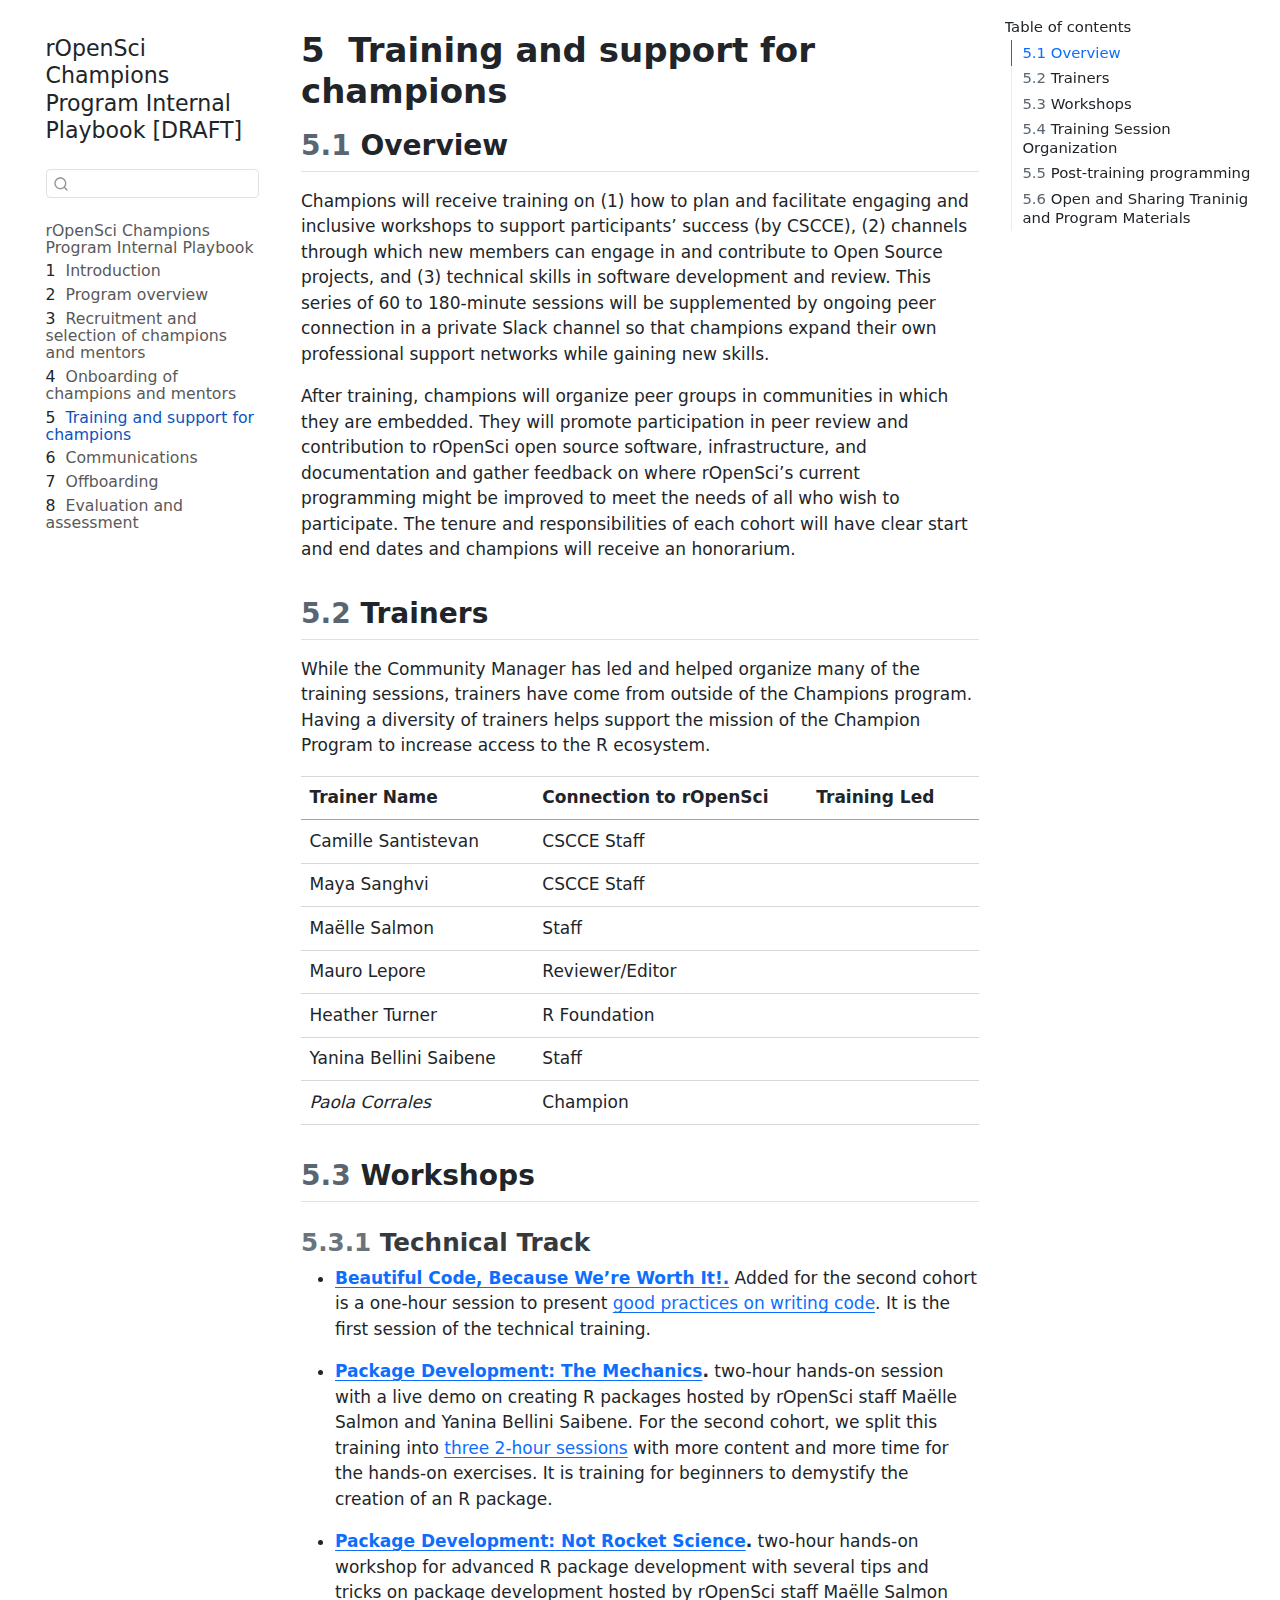
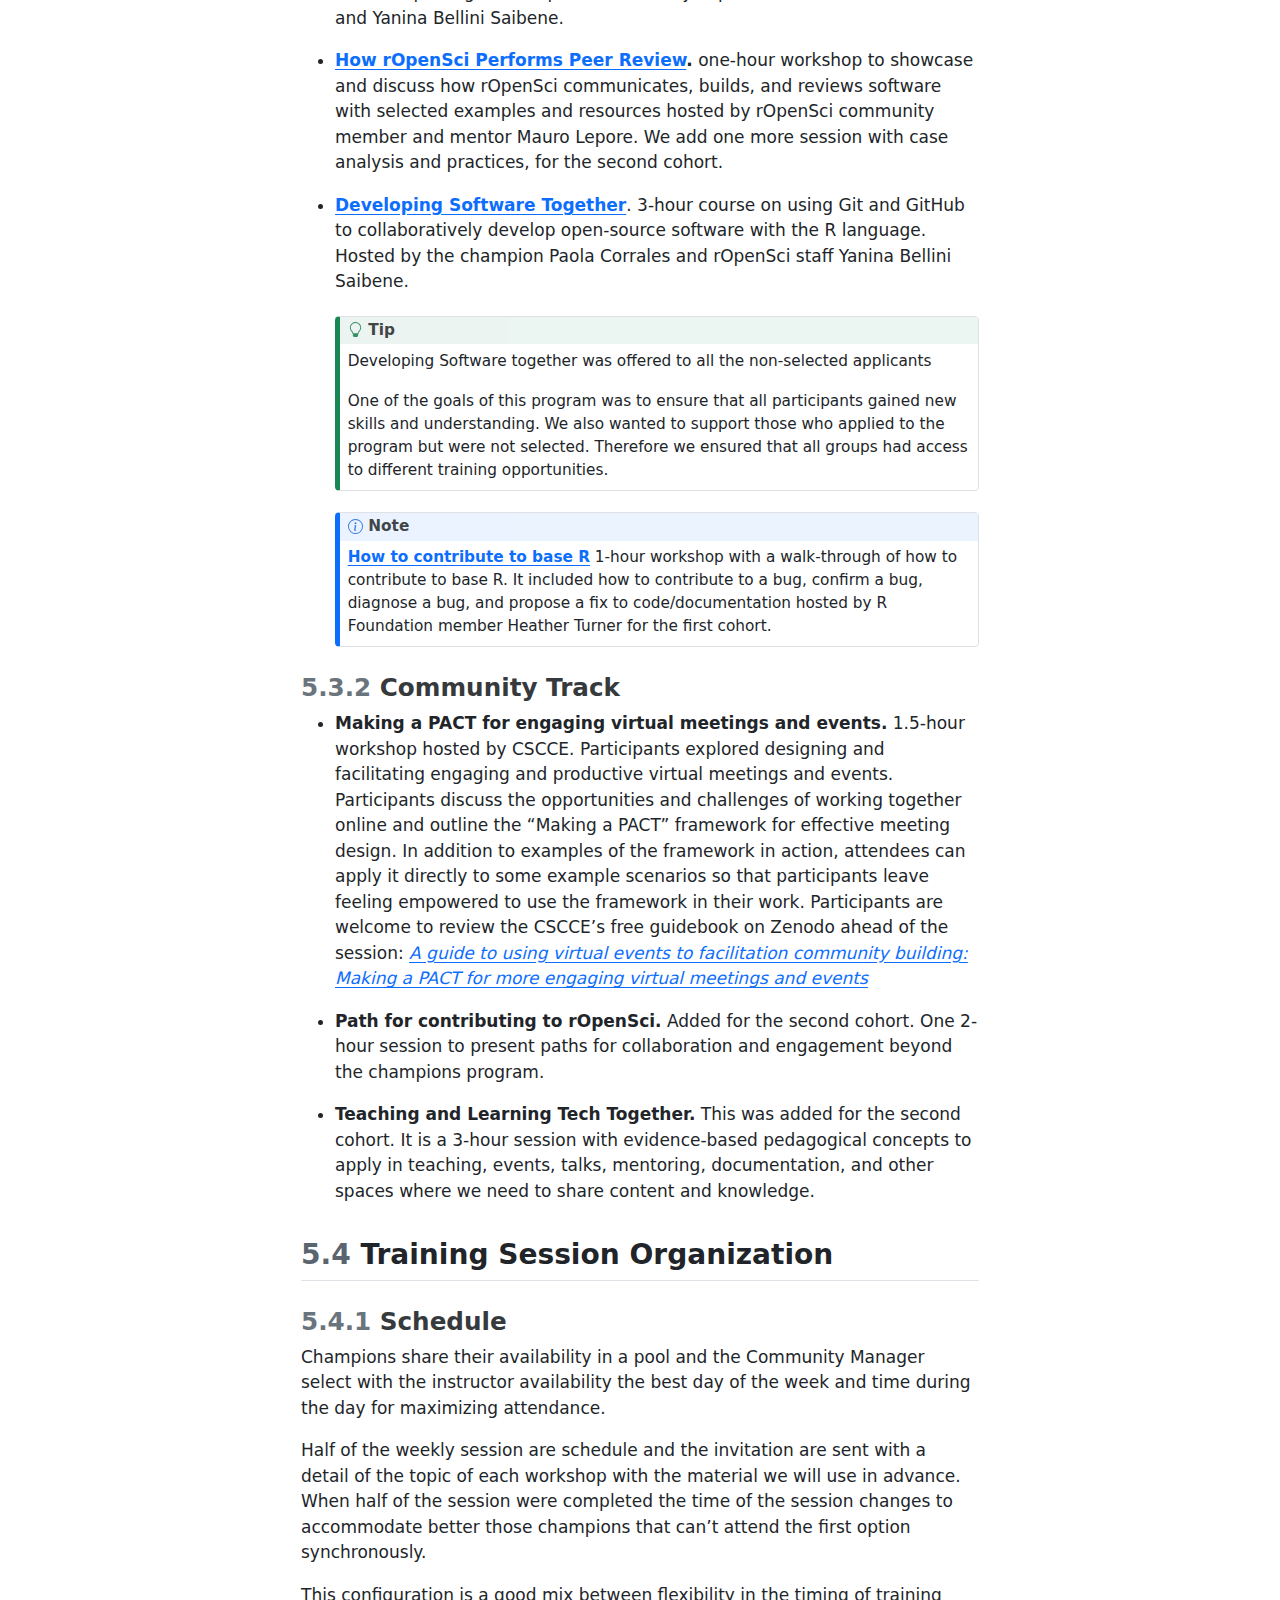
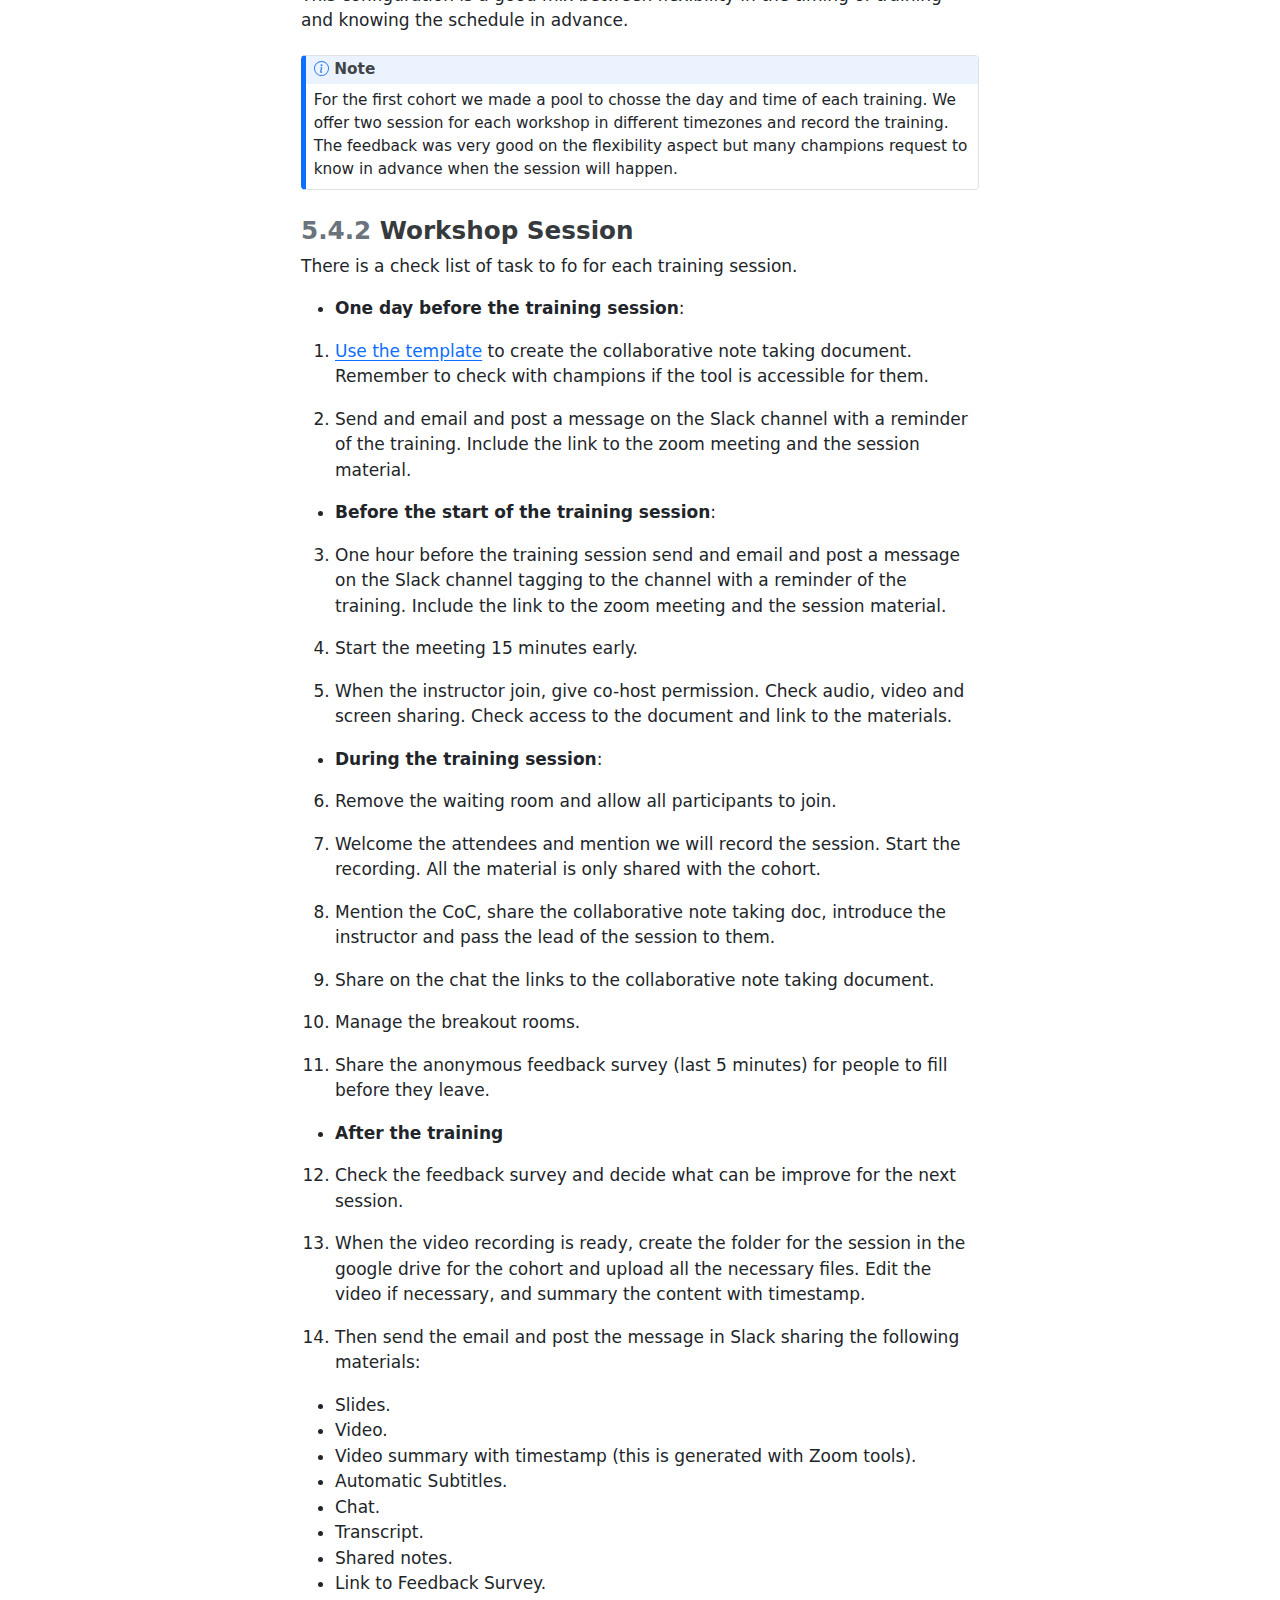
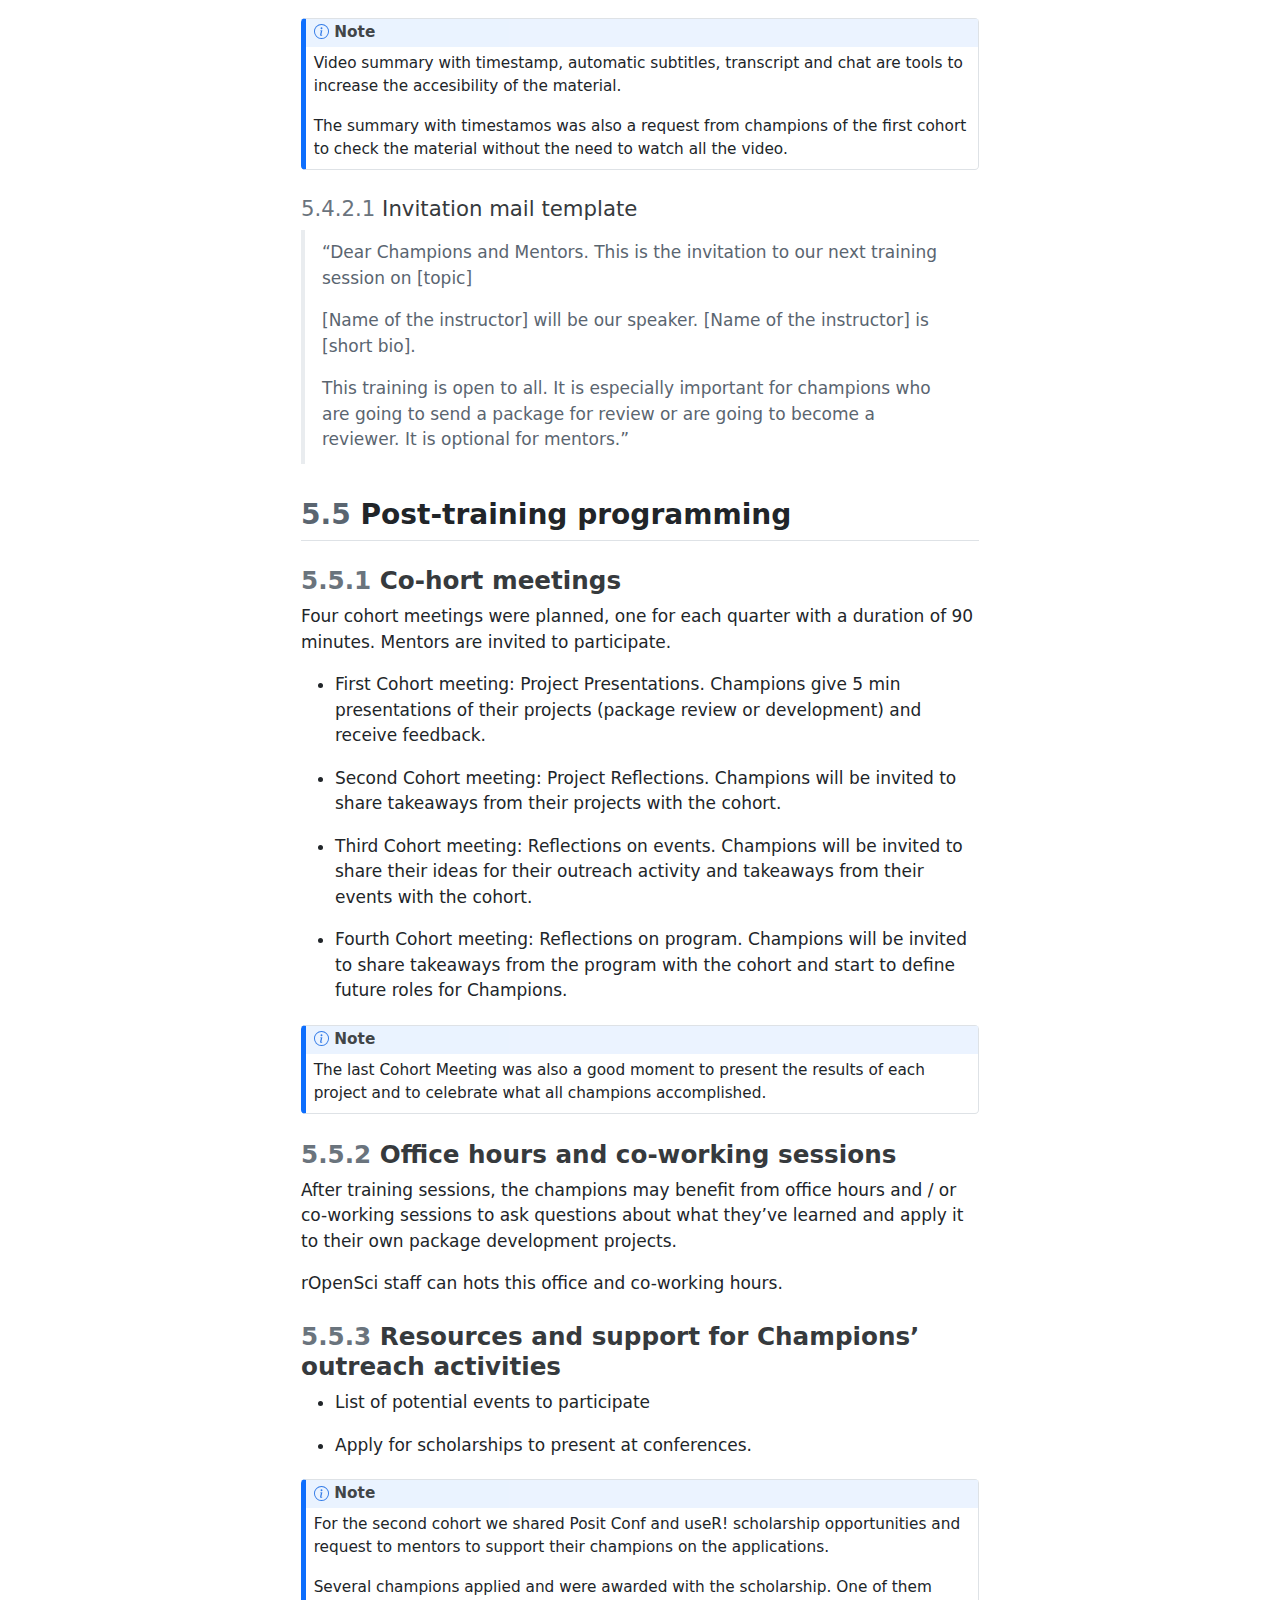
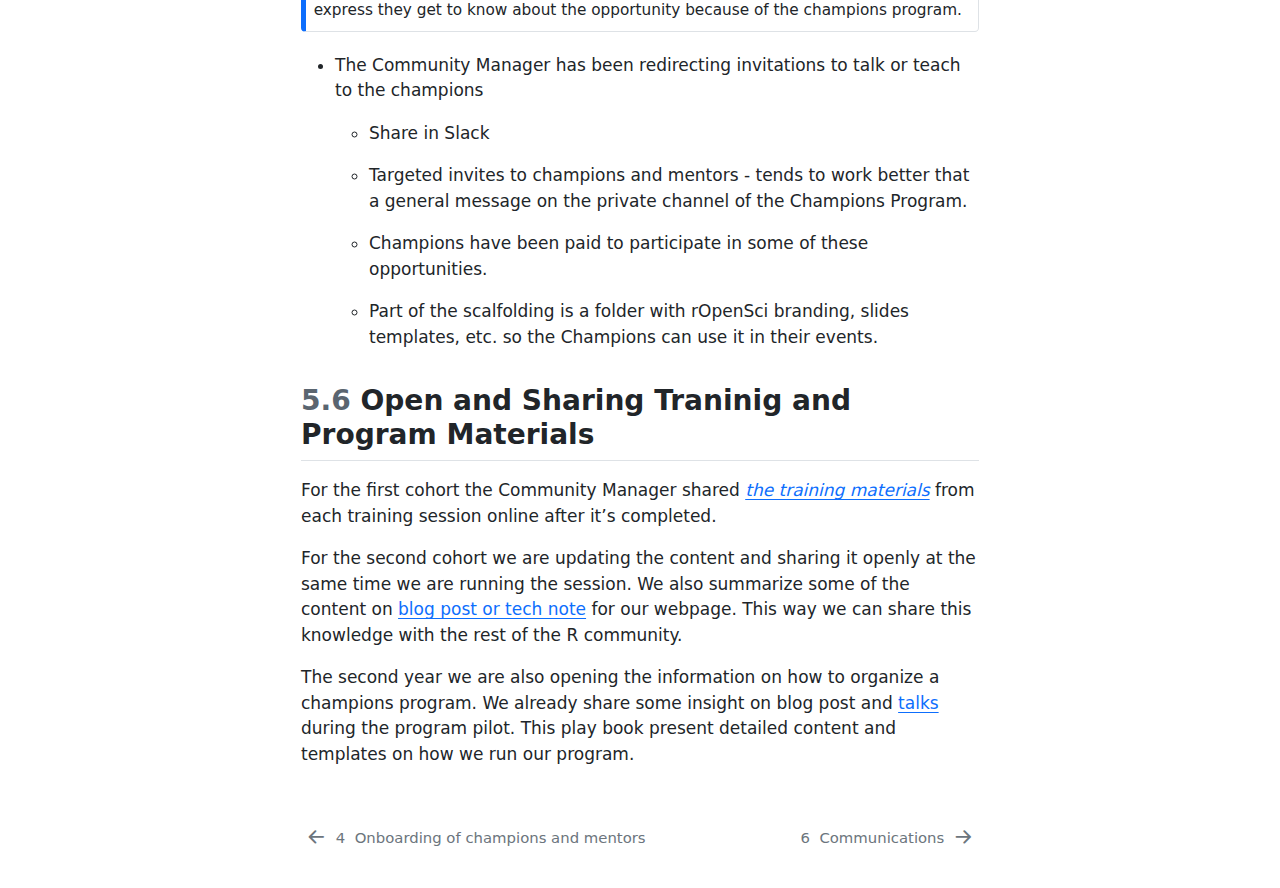
<file: docs/section-four-training-and-support-for-champions.html>
<!DOCTYPE html>
<html xmlns="http://www.w3.org/1999/xhtml" lang="en" xml:lang="en"><head>

<meta charset="utf-8">
<meta name="generator" content="quarto-1.4.528">

<meta name="viewport" content="width=device-width, initial-scale=1.0, user-scalable=yes">


<title>rOpenSci Champions Program Internal Playbook [DRAFT] - 5&nbsp; Training and support for champions</title>
<style>
code{white-space: pre-wrap;}
span.smallcaps{font-variant: small-caps;}
div.columns{display: flex; gap: min(4vw, 1.5em);}
div.column{flex: auto; overflow-x: auto;}
div.hanging-indent{margin-left: 1.5em; text-indent: -1.5em;}
ul.task-list{list-style: none;}
ul.task-list li input[type="checkbox"] {
  width: 0.8em;
  margin: 0 0.8em 0.2em -1em; /* quarto-specific, see https://github.com/quarto-dev/quarto-cli/issues/4556 */ 
  vertical-align: middle;
}
</style>


<script src="site_libs/quarto-nav/quarto-nav.js"></script>
<script src="site_libs/quarto-nav/headroom.min.js"></script>
<script src="site_libs/clipboard/clipboard.min.js"></script>
<script src="site_libs/quarto-search/autocomplete.umd.js"></script>
<script src="site_libs/quarto-search/fuse.min.js"></script>
<script src="site_libs/quarto-search/quarto-search.js"></script>
<meta name="quarto:offset" content="./">
<link href="./section-five-communications.html" rel="next">
<link href="./section-three-onboarding-of-champions-and-mentors.html" rel="prev">
<script src="site_libs/quarto-html/quarto.js"></script>
<script src="site_libs/quarto-html/popper.min.js"></script>
<script src="site_libs/quarto-html/tippy.umd.min.js"></script>
<script src="site_libs/quarto-html/anchor.min.js"></script>
<link href="site_libs/quarto-html/tippy.css" rel="stylesheet">
<link href="site_libs/quarto-html/quarto-syntax-highlighting.css" rel="stylesheet" id="quarto-text-highlighting-styles">
<script src="site_libs/bootstrap/bootstrap.min.js"></script>
<link href="site_libs/bootstrap/bootstrap-icons.css" rel="stylesheet">
<link href="site_libs/bootstrap/bootstrap.min.css" rel="stylesheet" id="quarto-bootstrap" data-mode="light">
<script id="quarto-search-options" type="application/json">{
  "location": "sidebar",
  "copy-button": false,
  "collapse-after": 3,
  "panel-placement": "start",
  "type": "textbox",
  "limit": 50,
  "keyboard-shortcut": [
    "f",
    "/",
    "s"
  ],
  "show-item-context": false,
  "language": {
    "search-no-results-text": "No results",
    "search-matching-documents-text": "matching documents",
    "search-copy-link-title": "Copy link to search",
    "search-hide-matches-text": "Hide additional matches",
    "search-more-match-text": "more match in this document",
    "search-more-matches-text": "more matches in this document",
    "search-clear-button-title": "Clear",
    "search-text-placeholder": "",
    "search-detached-cancel-button-title": "Cancel",
    "search-submit-button-title": "Submit",
    "search-label": "Search"
  }
}</script>


</head>

<body class="nav-sidebar floating">

<div id="quarto-search-results"></div>
  <header id="quarto-header" class="headroom fixed-top">
  <nav class="quarto-secondary-nav">
    <div class="container-fluid d-flex">
      <button type="button" class="quarto-btn-toggle btn" data-bs-toggle="collapse" data-bs-target=".quarto-sidebar-collapse-item" aria-controls="quarto-sidebar" aria-expanded="false" aria-label="Toggle sidebar navigation" onclick="if (window.quartoToggleHeadroom) { window.quartoToggleHeadroom(); }">
        <i class="bi bi-layout-text-sidebar-reverse"></i>
      </button>
        <nav class="quarto-page-breadcrumbs" aria-label="breadcrumb"><ol class="breadcrumb"><li class="breadcrumb-item"><a href="./section-four-training-and-support-for-champions.html"><span class="chapter-number">5</span>&nbsp; <span class="chapter-title">Training and support for champions</span></a></li></ol></nav>
        <a class="flex-grow-1" role="button" data-bs-toggle="collapse" data-bs-target=".quarto-sidebar-collapse-item" aria-controls="quarto-sidebar" aria-expanded="false" aria-label="Toggle sidebar navigation" onclick="if (window.quartoToggleHeadroom) { window.quartoToggleHeadroom(); }">      
        </a>
      <button type="button" class="btn quarto-search-button" aria-label="" onclick="window.quartoOpenSearch();">
        <i class="bi bi-search"></i>
      </button>
    </div>
  </nav>
</header>
<!-- content -->
<div id="quarto-content" class="quarto-container page-columns page-rows-contents page-layout-article">
<!-- sidebar -->
  <nav id="quarto-sidebar" class="sidebar collapse collapse-horizontal quarto-sidebar-collapse-item sidebar-navigation floating overflow-auto">
    <div class="pt-lg-2 mt-2 text-left sidebar-header">
    <div class="sidebar-title mb-0 py-0">
      <a href="./">rOpenSci Champions Program Internal Playbook [DRAFT]</a> 
    </div>
      </div>
        <div class="mt-2 flex-shrink-0 align-items-center">
        <div class="sidebar-search">
        <div id="quarto-search" class="" title="Search"></div>
        </div>
        </div>
    <div class="sidebar-menu-container"> 
    <ul class="list-unstyled mt-1">
        <li class="sidebar-item">
  <div class="sidebar-item-container"> 
  <a href="./index.html" class="sidebar-item-text sidebar-link">
 <span class="menu-text">rOpenSci Champions Program Internal Playbook</span></a>
  </div>
</li>
        <li class="sidebar-item">
  <div class="sidebar-item-container"> 
  <a href="./introduction.html" class="sidebar-item-text sidebar-link">
 <span class="menu-text"><span class="chapter-number">1</span>&nbsp; <span class="chapter-title">Introduction</span></span></a>
  </div>
</li>
        <li class="sidebar-item">
  <div class="sidebar-item-container"> 
  <a href="./section-one-program-overview.html" class="sidebar-item-text sidebar-link">
 <span class="menu-text"><span class="chapter-number">2</span>&nbsp; <span class="chapter-title">Program overview</span></span></a>
  </div>
</li>
        <li class="sidebar-item">
  <div class="sidebar-item-container"> 
  <a href="./section-two-recruitment-and-selection-of-champions-and-mentors.html" class="sidebar-item-text sidebar-link">
 <span class="menu-text"><span class="chapter-number">3</span>&nbsp; <span class="chapter-title">Recruitment and selection of champions and mentors</span></span></a>
  </div>
</li>
        <li class="sidebar-item">
  <div class="sidebar-item-container"> 
  <a href="./section-three-onboarding-of-champions-and-mentors.html" class="sidebar-item-text sidebar-link">
 <span class="menu-text"><span class="chapter-number">4</span>&nbsp; <span class="chapter-title">Onboarding of champions and mentors</span></span></a>
  </div>
</li>
        <li class="sidebar-item">
  <div class="sidebar-item-container"> 
  <a href="./section-four-training-and-support-for-champions.html" class="sidebar-item-text sidebar-link active">
 <span class="menu-text"><span class="chapter-number">5</span>&nbsp; <span class="chapter-title">Training and support for champions</span></span></a>
  </div>
</li>
        <li class="sidebar-item">
  <div class="sidebar-item-container"> 
  <a href="./section-five-communications.html" class="sidebar-item-text sidebar-link">
 <span class="menu-text"><span class="chapter-number">6</span>&nbsp; <span class="chapter-title">Communications</span></span></a>
  </div>
</li>
        <li class="sidebar-item">
  <div class="sidebar-item-container"> 
  <a href="./section-six-offboarding.html" class="sidebar-item-text sidebar-link">
 <span class="menu-text"><span class="chapter-number">7</span>&nbsp; <span class="chapter-title">Offboarding</span></span></a>
  </div>
</li>
        <li class="sidebar-item">
  <div class="sidebar-item-container"> 
  <a href="./section-seven-evaluation-and-assessment.html" class="sidebar-item-text sidebar-link">
 <span class="menu-text"><span class="chapter-number">8</span>&nbsp; <span class="chapter-title">Evaluation and assessment</span></span></a>
  </div>
</li>
    </ul>
    </div>
</nav>
<div id="quarto-sidebar-glass" class="quarto-sidebar-collapse-item" data-bs-toggle="collapse" data-bs-target=".quarto-sidebar-collapse-item"></div>
<!-- margin-sidebar -->
    <div id="quarto-margin-sidebar" class="sidebar margin-sidebar">
        <nav id="TOC" role="doc-toc" class="toc-active">
    <h2 id="toc-title">Table of contents</h2>
   
  <ul>
  <li><a href="#overview" id="toc-overview" class="nav-link active" data-scroll-target="#overview"><span class="header-section-number">5.1</span> Overview</a></li>
  <li><a href="#trainers" id="toc-trainers" class="nav-link" data-scroll-target="#trainers"><span class="header-section-number">5.2</span> Trainers</a></li>
  <li><a href="#workshops" id="toc-workshops" class="nav-link" data-scroll-target="#workshops"><span class="header-section-number">5.3</span> Workshops</a>
  <ul class="collapse">
  <li><a href="#technical-track" id="toc-technical-track" class="nav-link" data-scroll-target="#technical-track"><span class="header-section-number">5.3.1</span> Technical Track</a></li>
  <li><a href="#community-track" id="toc-community-track" class="nav-link" data-scroll-target="#community-track"><span class="header-section-number">5.3.2</span> Community Track</a></li>
  </ul></li>
  <li><a href="#training-session-organization" id="toc-training-session-organization" class="nav-link" data-scroll-target="#training-session-organization"><span class="header-section-number">5.4</span> Training Session Organization</a>
  <ul class="collapse">
  <li><a href="#schedule" id="toc-schedule" class="nav-link" data-scroll-target="#schedule"><span class="header-section-number">5.4.1</span> Schedule</a></li>
  <li><a href="#workshop-session" id="toc-workshop-session" class="nav-link" data-scroll-target="#workshop-session"><span class="header-section-number">5.4.2</span> Workshop Session</a></li>
  </ul></li>
  <li><a href="#post-training-programming" id="toc-post-training-programming" class="nav-link" data-scroll-target="#post-training-programming"><span class="header-section-number">5.5</span> Post-training programming</a>
  <ul class="collapse">
  <li><a href="#co-hort-meetings" id="toc-co-hort-meetings" class="nav-link" data-scroll-target="#co-hort-meetings"><span class="header-section-number">5.5.1</span> Co-hort meetings</a></li>
  <li><a href="#office-hours-and-co-working-sessions" id="toc-office-hours-and-co-working-sessions" class="nav-link" data-scroll-target="#office-hours-and-co-working-sessions"><span class="header-section-number">5.5.2</span> Office hours and co-working sessions</a></li>
  <li><a href="#resources-and-support-for-champions-outreach-activities" id="toc-resources-and-support-for-champions-outreach-activities" class="nav-link" data-scroll-target="#resources-and-support-for-champions-outreach-activities"><span class="header-section-number">5.5.3</span> Resources and support for Champions’ outreach activities</a></li>
  </ul></li>
  <li><a href="#open-and-sharing-traninig-and-program-materials" id="toc-open-and-sharing-traninig-and-program-materials" class="nav-link" data-scroll-target="#open-and-sharing-traninig-and-program-materials"><span class="header-section-number">5.6</span> Open and Sharing Traninig and Program Materials</a></li>
  </ul>
</nav>
    </div>
<!-- main -->
<main class="content" id="quarto-document-content">

<header id="title-block-header" class="quarto-title-block default">
<div class="quarto-title">
<h1 class="title"><span class="chapter-number">5</span>&nbsp; <span class="chapter-title">Training and support for champions</span></h1>
</div>



<div class="quarto-title-meta">

    
  
    
  </div>
  


</header>


<section id="overview" class="level2" data-number="5.1">
<h2 data-number="5.1" class="anchored" data-anchor-id="overview"><span class="header-section-number">5.1</span> Overview</h2>
<p>Champions will receive training on (1) how to plan and facilitate engaging and inclusive workshops to support participants’ success (by CSCCE), (2) channels through which new members can engage in and contribute to Open Source projects, and (3) technical skills in software development and review. This series of 60 to 180-minute sessions will be supplemented by ongoing peer connection in a private Slack channel so that champions expand their own professional support networks while gaining new skills.</p>
<p>After training, champions will organize peer groups in communities in which they are embedded. They will promote participation in peer review and contribution to rOpenSci open source software, infrastructure, and documentation and gather feedback on where rOpenSci’s current programming might be improved to meet the needs of all who wish to participate. The tenure and responsibilities of each cohort will have clear start and end dates and champions will receive an honorarium.</p>
</section>
<section id="trainers" class="level2" data-number="5.2">
<h2 data-number="5.2" class="anchored" data-anchor-id="trainers"><span class="header-section-number">5.2</span> Trainers</h2>
<p>While the Community Manager has led and helped organize many of the training sessions, trainers have come from outside of the Champions program. Having a diversity of trainers helps support the mission of the Champion Program to increase access to the R ecosystem.</p>
<table class="table">
<colgroup>
<col style="width: 34%">
<col style="width: 40%">
<col style="width: 25%">
</colgroup>
<thead>
<tr class="header">
<th><strong>Trainer Name</strong></th>
<th><strong>Connection to rOpenSci</strong></th>
<th><strong>Training Led</strong></th>
</tr>
</thead>
<tbody>
<tr class="odd">
<td>Camille Santistevan</td>
<td>CSCCE Staff</td>
<td></td>
</tr>
<tr class="even">
<td>Maya Sanghvi</td>
<td>CSCCE Staff</td>
<td></td>
</tr>
<tr class="odd">
<td>Maëlle Salmon</td>
<td>Staff</td>
<td></td>
</tr>
<tr class="even">
<td>Mauro Lepore</td>
<td>Reviewer/Editor</td>
<td></td>
</tr>
<tr class="odd">
<td>Heather Turner</td>
<td>R Foundation</td>
<td></td>
</tr>
<tr class="even">
<td>Yanina Bellini Saibene</td>
<td>Staff</td>
<td></td>
</tr>
<tr class="odd">
<td><em>Paola Corrales</em></td>
<td>Champion</td>
<td></td>
</tr>
</tbody>
</table>
</section>
<section id="workshops" class="level2" data-number="5.3">
<h2 data-number="5.3" class="anchored" data-anchor-id="workshops"><span class="header-section-number">5.3</span> Workshops</h2>
<section id="technical-track" class="level3" data-number="5.3.1">
<h3 data-number="5.3.1" class="anchored" data-anchor-id="technical-track"><span class="header-section-number">5.3.1</span> Technical Track</h3>
<ul>
<li><p><a href="https://stylish-code.netlify.app/#/"><strong>Beautiful Code, Because We’re Worth It!.</strong></a> Added for the second cohort is a one-hour session to present <a href="https://ropensci.org/blog/2024/02/22/beautiful-code/">good practices on writing code</a>. It is the first session of the technical training.</p></li>
<li><p><a href="https://rpkgdev-mechanics.netlify.app/"><strong>Package Development: The Mechanics</strong></a><strong>.</strong> two-hour hands-on session with a live demo on creating R packages hosted by rOpenSci staff Maëlle Salmon and Yanina Bellini Saibene.&nbsp;For the second cohort, we split this training into <a href="https://rpkgdev-mechanics-2024.netlify.app/">three 2-hour sessions</a> with more content and more time for the hands-on exercises.&nbsp;It is training for beginners to demystify the creation of an R package.</p></li>
<li><p><a href="https://rpkgdev-rocket.netlify.app/"><strong>Package Development: Not Rocket Science</strong></a><strong>.</strong> two-hour hands-on workshop for advanced R package development with several tips and tricks on package development hosted by rOpenSci staff Maëlle Salmon and Yanina Bellini Saibene.&nbsp;</p></li>
<li><p><a href="https://github.com/maurolepore/ropensci-review"><strong>How rOpenSci Performs Peer Review</strong></a><strong>.</strong> one-hour workshop to showcase and discuss how rOpenSci communicates, builds, and reviews software with selected examples and resources hosted by rOpenSci community member and mentor Mauro Lepore. We add one more session with case analysis and practices, for the second cohort.</p></li>
<li><p><a href="https://paocorrales.github.io/git-developing-software-together/"><strong>Developing Software Together</strong></a>. 3-hour course on using Git and GitHub to collaboratively develop open-source software with the R language. Hosted by the champion Paola Corrales and rOpenSci staff Yanina Bellini Saibene.</p>
<div class="callout callout-style-default callout-tip callout-titled">
<div class="callout-header d-flex align-content-center">
<div class="callout-icon-container">
<i class="callout-icon"></i>
</div>
<div class="callout-title-container flex-fill">
Tip
</div>
</div>
<div class="callout-body-container callout-body">
<p>Developing Software together was offered to all the non-selected applicants</p>
<p>One of the goals of this program was to ensure that all participants gained new skills and understanding. We also wanted to support those who applied to the program but were not selected. Therefore we ensured that all groups had access to different training opportunities.</p>
</div>
</div>
<div class="callout callout-style-default callout-note callout-titled">
<div class="callout-header d-flex align-content-center">
<div class="callout-icon-container">
<i class="callout-icon"></i>
</div>
<div class="callout-title-container flex-fill">
Note
</div>
</div>
<div class="callout-body-container callout-body">
<p><a href="https://ropensci.org/events/2023-05-18-how-to-contribute-base-r/"><strong>How to contribute to base R</strong></a> 1-hour workshop with a walk-through of how to contribute to base R. It included how to contribute to a bug, confirm a bug, diagnose a bug, and propose a fix to code/documentation hosted by R Foundation member Heather Turner for the first cohort.</p>
</div>
</div></li>
</ul>
</section>
<section id="community-track" class="level3" data-number="5.3.2">
<h3 data-number="5.3.2" class="anchored" data-anchor-id="community-track"><span class="header-section-number">5.3.2</span> Community Track</h3>
<ul>
<li><p><strong>Making a PACT for engaging virtual meetings and events.</strong> 1.5-hour workshop hosted by CSCCE. Participants explored designing and facilitating engaging and productive virtual meetings and events. Participants discuss the opportunities and challenges of working together online and outline the “Making a PACT” framework for effective meeting design. In addition to examples of the framework in action, attendees can apply it directly to some example scenarios so that participants leave feeling empowered to use the framework in their work. Participants are welcome to review the CSCCE’s free guidebook on Zenodo ahead of the session: <a href="https://zenodo.org/record/4987666#.Y-1Y4nbMK5c"><em>A guide to using virtual events to facilitation community building: Making a PACT for more engaging virtual meetings and events</em></a></p></li>
<li><p><strong>Path for contributing to rOpenSci.</strong> Added for the second cohort. One 2-hour session to present paths for collaboration and engagement beyond the champions program.</p></li>
<li><p><strong>Teaching and Learning Tech Together.</strong> This was added for the second cohort. It is a 3-hour session with evidence-based pedagogical concepts to apply in teaching, events, talks, mentoring, documentation, and other spaces where we need to share content and knowledge.</p></li>
</ul>
</section>
</section>
<section id="training-session-organization" class="level2" data-number="5.4">
<h2 data-number="5.4" class="anchored" data-anchor-id="training-session-organization"><span class="header-section-number">5.4</span> Training Session Organization</h2>
<section id="schedule" class="level3" data-number="5.4.1">
<h3 data-number="5.4.1" class="anchored" data-anchor-id="schedule"><span class="header-section-number">5.4.1</span> Schedule</h3>
<p>Champions share their availability in a pool and the Community Manager select with the instructor availability the best day of the week and time during the day for maximizing attendance.</p>
<p>Half of the weekly session are schedule and the invitation are sent with a detail of the topic of each workshop with the material we will use in advance. When half of the session were completed the time of the session changes to accommodate better those champions that can’t attend the first option synchronously.</p>
<p>This configuration is a good mix between flexibility in the timing of training and knowing the schedule in advance.</p>
<div class="callout callout-style-default callout-note callout-titled">
<div class="callout-header d-flex align-content-center">
<div class="callout-icon-container">
<i class="callout-icon"></i>
</div>
<div class="callout-title-container flex-fill">
Note
</div>
</div>
<div class="callout-body-container callout-body">
<p>For the first cohort we made a pool to chosse the day and time of each training. We offer two session for each workshop in different timezones and record the training. The feedback was very good on the flexibility aspect but many champions request to know in advance when the session will happen.</p>
</div>
</div>
</section>
<section id="workshop-session" class="level3" data-number="5.4.2">
<h3 data-number="5.4.2" class="anchored" data-anchor-id="workshop-session"><span class="header-section-number">5.4.2</span> Workshop Session</h3>
<p>There is a check list of task to fo for each training session.</p>
<ul>
<li><strong>One day before the training session</strong>:</li>
</ul>
<ol type="1">
<li><p><a href="">Use the template</a> to create the collaborative note taking document. Remember to check with champions if the tool is accessible for them.</p></li>
<li><p>Send and email and post a message on the Slack channel with a reminder of the training. Include the link to the zoom meeting and the session material.</p></li>
</ol>
<ul>
<li><strong>Before the start of the training session</strong>:</li>
</ul>
<ol start="3" type="1">
<li><p>One hour before the training session send and email and post a message on the Slack channel tagging to the channel with a reminder of the training. Include the link to the zoom meeting and the session material.</p></li>
<li><p>Start the meeting 15 minutes early.</p></li>
<li><p>When the instructor join, give co-host permission. Check audio, video and screen sharing. Check access to the document and link to the materials.</p></li>
</ol>
<ul>
<li><strong>During the training session</strong>:</li>
</ul>
<ol start="6" type="1">
<li><p>Remove the waiting room and allow all participants to join.</p></li>
<li><p>Welcome the attendees and mention we will record the session. Start the recording. All the material is only shared with the cohort.</p></li>
<li><p>Mention the CoC, share the collaborative note taking doc, introduce the instructor and pass the lead of the session to them.</p></li>
<li><p>Share on the chat the links to the collaborative note taking document.</p></li>
<li><p>Manage the breakout rooms.</p></li>
<li><p>Share the anonymous feedback survey (last 5 minutes) for people to fill before they leave.</p></li>
</ol>
<ul>
<li><strong>After the training</strong></li>
</ul>
<ol start="12" type="1">
<li><p>Check the feedback survey and decide what can be improve for the next session.</p></li>
<li><p>When the video recording is ready, create the folder for the session in the google drive for the cohort and upload all the necessary files. Edit the video if necessary, and summary the content with timestamp.</p></li>
<li><p>Then send the email and post the message in Slack sharing the following materials:</p></li>
</ol>
<ul>
<li>Slides.</li>
<li>Video.</li>
<li>Video summary with timestamp (this is generated with Zoom tools).<br>
</li>
<li>Automatic Subtitles.</li>
<li>Chat.</li>
<li>Transcript.</li>
<li>Shared notes.</li>
<li>Link to Feedback Survey.</li>
</ul>
<div class="callout callout-style-default callout-note callout-titled">
<div class="callout-header d-flex align-content-center">
<div class="callout-icon-container">
<i class="callout-icon"></i>
</div>
<div class="callout-title-container flex-fill">
Note
</div>
</div>
<div class="callout-body-container callout-body">
<p>Video summary with timestamp, automatic subtitles, transcript and chat are tools to increase the accesibility of the material.</p>
<p>The summary with timestamos was also a request from champions of the first cohort to check the material without the need to watch all the video.</p>
</div>
</div>
<section id="invitation-mail-template" class="level4" data-number="5.4.2.1">
<h4 data-number="5.4.2.1" class="anchored" data-anchor-id="invitation-mail-template"><span class="header-section-number">5.4.2.1</span> Invitation mail template</h4>
<blockquote class="blockquote">
<p>“Dear Champions and Mentors. This is the invitation to our next training session on [topic]</p>
<p>[Name of the instructor] will be our speaker. [Name of the instructor] is [short bio].</p>
<p>This training is open to all. It is especially important for champions who are going to send a package for review or are going to become a reviewer. It is optional for mentors.”</p>
</blockquote>
</section>
</section>
</section>
<section id="post-training-programming" class="level2" data-number="5.5">
<h2 data-number="5.5" class="anchored" data-anchor-id="post-training-programming"><span class="header-section-number">5.5</span> Post-training programming</h2>
<section id="co-hort-meetings" class="level3" data-number="5.5.1">
<h3 data-number="5.5.1" class="anchored" data-anchor-id="co-hort-meetings"><span class="header-section-number">5.5.1</span> Co-hort meetings</h3>
<p>Four cohort meetings were planned, one for each quarter with a duration of 90 minutes. Mentors are invited to participate.</p>
<ul>
<li><p>First Cohort meeting: Project Presentations. Champions give 5 min presentations of their projects (package review or development) and receive feedback.</p></li>
<li><p>Second Cohort meeting: Project Reflections. Champions will be invited to share takeaways from their projects with the cohort.</p></li>
<li><p>Third Cohort meeting: Reflections on events. Champions will be invited to share their ideas for their outreach activity and takeaways from their events with the cohort.</p></li>
<li><p>Fourth Cohort meeting: Reflections on program. Champions will be invited to share takeaways from the program with the cohort and start to define future roles for Champions.</p></li>
</ul>
<div class="callout callout-style-default callout-note callout-titled">
<div class="callout-header d-flex align-content-center">
<div class="callout-icon-container">
<i class="callout-icon"></i>
</div>
<div class="callout-title-container flex-fill">
Note
</div>
</div>
<div class="callout-body-container callout-body">
<p>The last Cohort Meeting was also a good moment to present the results of each project and to celebrate what all champions accomplished.</p>
</div>
</div>
</section>
<section id="office-hours-and-co-working-sessions" class="level3" data-number="5.5.2">
<h3 data-number="5.5.2" class="anchored" data-anchor-id="office-hours-and-co-working-sessions"><span class="header-section-number">5.5.2</span> Office hours and co-working sessions</h3>
<p>After training sessions, the champions may benefit from office hours and / or co-working sessions to ask questions about what they’ve learned and apply it to their own package development projects.</p>
<p>rOpenSci staff can hots this office and co-working hours.</p>
</section>
<section id="resources-and-support-for-champions-outreach-activities" class="level3" data-number="5.5.3">
<h3 data-number="5.5.3" class="anchored" data-anchor-id="resources-and-support-for-champions-outreach-activities"><span class="header-section-number">5.5.3</span> Resources and support for Champions’ outreach activities</h3>
<ul>
<li><p>List of potential events to participate</p></li>
<li><p>Apply for scholarships to present at conferences.</p></li>
</ul>
<div class="callout callout-style-default callout-note callout-titled">
<div class="callout-header d-flex align-content-center">
<div class="callout-icon-container">
<i class="callout-icon"></i>
</div>
<div class="callout-title-container flex-fill">
Note
</div>
</div>
<div class="callout-body-container callout-body">
<p>For the second cohort we shared Posit Conf and useR! scholarship opportunities and request to mentors to support their champions on the applications.</p>
<p>Several champions applied and were awarded with the scholarship. One of them express they get to know about the opportunity because of the champions program.</p>
</div>
</div>
<ul>
<li><p>The Community Manager has been redirecting invitations to talk or teach to the champions</p>
<ul>
<li><p>Share in Slack</p></li>
<li><p>Targeted invites to champions and mentors - tends to work better that a general message on the private channel of the Champions Program.</p></li>
<li><p>Champions have been paid to participate in some of these opportunities.</p></li>
<li><p>Part of the scalfolding is a folder with rOpenSci branding, slides templates, etc. so the Champions can use it in their events.</p></li>
</ul></li>
</ul>
</section>
</section>
<section id="open-and-sharing-traninig-and-program-materials" class="level2" data-number="5.6">
<h2 data-number="5.6" class="anchored" data-anchor-id="open-and-sharing-traninig-and-program-materials"><span class="header-section-number">5.6</span> Open and Sharing Traninig and Program Materials</h2>
<p>For the first cohort the Community Manager shared <a href="https://github.com/ropensci-training"><em>the training materials</em></a> from each training session online after it’s completed.</p>
<p>For the second cohort we are updating the content and sharing it openly at the same time we are running the session. We also summarize some of the content on <a href="https://ropensci.org/tags/champions-program/">blog post or tech note</a> for our webpage. This way we can share this knowledge with the rest of the R community.</p>
<p>The second year we are also opening the information on how to organize a champions program. We already share some insight on blog post and <a href="https://ropensci.org/talks-papers/">talks</a> during the program pilot. This play book present detailed content and templates on how we run our program.</p>


</section>

</main> <!-- /main -->
<script id="quarto-html-after-body" type="application/javascript">
window.document.addEventListener("DOMContentLoaded", function (event) {
  const toggleBodyColorMode = (bsSheetEl) => {
    const mode = bsSheetEl.getAttribute("data-mode");
    const bodyEl = window.document.querySelector("body");
    if (mode === "dark") {
      bodyEl.classList.add("quarto-dark");
      bodyEl.classList.remove("quarto-light");
    } else {
      bodyEl.classList.add("quarto-light");
      bodyEl.classList.remove("quarto-dark");
    }
  }
  const toggleBodyColorPrimary = () => {
    const bsSheetEl = window.document.querySelector("link#quarto-bootstrap");
    if (bsSheetEl) {
      toggleBodyColorMode(bsSheetEl);
    }
  }
  toggleBodyColorPrimary();  
  const icon = "";
  const anchorJS = new window.AnchorJS();
  anchorJS.options = {
    placement: 'right',
    icon: icon
  };
  anchorJS.add('.anchored');
  const isCodeAnnotation = (el) => {
    for (const clz of el.classList) {
      if (clz.startsWith('code-annotation-')) {                     
        return true;
      }
    }
    return false;
  }
  const clipboard = new window.ClipboardJS('.code-copy-button', {
    text: function(trigger) {
      const codeEl = trigger.previousElementSibling.cloneNode(true);
      for (const childEl of codeEl.children) {
        if (isCodeAnnotation(childEl)) {
          childEl.remove();
        }
      }
      return codeEl.innerText;
    }
  });
  clipboard.on('success', function(e) {
    // button target
    const button = e.trigger;
    // don't keep focus
    button.blur();
    // flash "checked"
    button.classList.add('code-copy-button-checked');
    var currentTitle = button.getAttribute("title");
    button.setAttribute("title", "Copied!");
    let tooltip;
    if (window.bootstrap) {
      button.setAttribute("data-bs-toggle", "tooltip");
      button.setAttribute("data-bs-placement", "left");
      button.setAttribute("data-bs-title", "Copied!");
      tooltip = new bootstrap.Tooltip(button, 
        { trigger: "manual", 
          customClass: "code-copy-button-tooltip",
          offset: [0, -8]});
      tooltip.show();    
    }
    setTimeout(function() {
      if (tooltip) {
        tooltip.hide();
        button.removeAttribute("data-bs-title");
        button.removeAttribute("data-bs-toggle");
        button.removeAttribute("data-bs-placement");
      }
      button.setAttribute("title", currentTitle);
      button.classList.remove('code-copy-button-checked');
    }, 1000);
    // clear code selection
    e.clearSelection();
  });
  function tippyHover(el, contentFn, onTriggerFn, onUntriggerFn) {
    const config = {
      allowHTML: true,
      maxWidth: 500,
      delay: 100,
      arrow: false,
      appendTo: function(el) {
          return el.parentElement;
      },
      interactive: true,
      interactiveBorder: 10,
      theme: 'quarto',
      placement: 'bottom-start',
    };
    if (contentFn) {
      config.content = contentFn;
    }
    if (onTriggerFn) {
      config.onTrigger = onTriggerFn;
    }
    if (onUntriggerFn) {
      config.onUntrigger = onUntriggerFn;
    }
    window.tippy(el, config); 
  }
  const noterefs = window.document.querySelectorAll('a[role="doc-noteref"]');
  for (var i=0; i<noterefs.length; i++) {
    const ref = noterefs[i];
    tippyHover(ref, function() {
      // use id or data attribute instead here
      let href = ref.getAttribute('data-footnote-href') || ref.getAttribute('href');
      try { href = new URL(href).hash; } catch {}
      const id = href.replace(/^#\/?/, "");
      const note = window.document.getElementById(id);
      return note.innerHTML;
    });
  }
  const xrefs = window.document.querySelectorAll('a.quarto-xref');
  const processXRef = (id, note) => {
    // Strip column container classes
    const stripColumnClz = (el) => {
      el.classList.remove("page-full", "page-columns");
      if (el.children) {
        for (const child of el.children) {
          stripColumnClz(child);
        }
      }
    }
    stripColumnClz(note)
    if (id === null || id.startsWith('sec-')) {
      // Special case sections, only their first couple elements
      const container = document.createElement("div");
      if (note.children && note.children.length > 2) {
        container.appendChild(note.children[0].cloneNode(true));
        for (let i = 1; i < note.children.length; i++) {
          const child = note.children[i];
          if (child.tagName === "P" && child.innerText === "") {
            continue;
          } else {
            container.appendChild(child.cloneNode(true));
            break;
          }
        }
        if (window.Quarto?.typesetMath) {
          window.Quarto.typesetMath(container);
        }
        return container.innerHTML
      } else {
        if (window.Quarto?.typesetMath) {
          window.Quarto.typesetMath(note);
        }
        return note.innerHTML;
      }
    } else {
      // Remove any anchor links if they are present
      const anchorLink = note.querySelector('a.anchorjs-link');
      if (anchorLink) {
        anchorLink.remove();
      }
      if (window.Quarto?.typesetMath) {
        window.Quarto.typesetMath(note);
      }
      return note.innerHTML;
    }
  }
  for (var i=0; i<xrefs.length; i++) {
    const xref = xrefs[i];
    tippyHover(xref, undefined, function(instance) {
      instance.disable();
      let url = xref.getAttribute('href');
      let hash = undefined; 
      if (url.startsWith('#')) {
        hash = url;
      } else {
        try { hash = new URL(url).hash; } catch {}
      }
      if (hash) {
        const id = hash.replace(/^#\/?/, "");
        const note = window.document.getElementById(id);
        if (note !== null) {
          try {
            const html = processXRef(id, note.cloneNode(true));
            instance.setContent(html);
          } finally {
            instance.enable();
            instance.show();
          }
        } else {
          // See if we can fetch this
          fetch(url.split('#')[0])
          .then(res => res.text())
          .then(html => {
            const parser = new DOMParser();
            const htmlDoc = parser.parseFromString(html, "text/html");
            const note = htmlDoc.getElementById(id);
            if (note !== null) {
              const html = processXRef(id, note);
              instance.setContent(html);
            } 
          }).finally(() => {
            instance.enable();
            instance.show();
          });
        }
      } else {
        // See if we can fetch a full url (with no hash to target)
        // This is a special case and we should probably do some content thinning / targeting
        fetch(url)
        .then(res => res.text())
        .then(html => {
          const parser = new DOMParser();
          const htmlDoc = parser.parseFromString(html, "text/html");
          const note = htmlDoc.querySelector('main.content');
          if (note !== null) {
            // This should only happen for chapter cross references
            // (since there is no id in the URL)
            // remove the first header
            if (note.children.length > 0 && note.children[0].tagName === "HEADER") {
              note.children[0].remove();
            }
            const html = processXRef(null, note);
            instance.setContent(html);
          } 
        }).finally(() => {
          instance.enable();
          instance.show();
        });
      }
    }, function(instance) {
    });
  }
      let selectedAnnoteEl;
      const selectorForAnnotation = ( cell, annotation) => {
        let cellAttr = 'data-code-cell="' + cell + '"';
        let lineAttr = 'data-code-annotation="' +  annotation + '"';
        const selector = 'span[' + cellAttr + '][' + lineAttr + ']';
        return selector;
      }
      const selectCodeLines = (annoteEl) => {
        const doc = window.document;
        const targetCell = annoteEl.getAttribute("data-target-cell");
        const targetAnnotation = annoteEl.getAttribute("data-target-annotation");
        const annoteSpan = window.document.querySelector(selectorForAnnotation(targetCell, targetAnnotation));
        const lines = annoteSpan.getAttribute("data-code-lines").split(",");
        const lineIds = lines.map((line) => {
          return targetCell + "-" + line;
        })
        let top = null;
        let height = null;
        let parent = null;
        if (lineIds.length > 0) {
            //compute the position of the single el (top and bottom and make a div)
            const el = window.document.getElementById(lineIds[0]);
            top = el.offsetTop;
            height = el.offsetHeight;
            parent = el.parentElement.parentElement;
          if (lineIds.length > 1) {
            const lastEl = window.document.getElementById(lineIds[lineIds.length - 1]);
            const bottom = lastEl.offsetTop + lastEl.offsetHeight;
            height = bottom - top;
          }
          if (top !== null && height !== null && parent !== null) {
            // cook up a div (if necessary) and position it 
            let div = window.document.getElementById("code-annotation-line-highlight");
            if (div === null) {
              div = window.document.createElement("div");
              div.setAttribute("id", "code-annotation-line-highlight");
              div.style.position = 'absolute';
              parent.appendChild(div);
            }
            div.style.top = top - 2 + "px";
            div.style.height = height + 4 + "px";
            div.style.left = 0;
            let gutterDiv = window.document.getElementById("code-annotation-line-highlight-gutter");
            if (gutterDiv === null) {
              gutterDiv = window.document.createElement("div");
              gutterDiv.setAttribute("id", "code-annotation-line-highlight-gutter");
              gutterDiv.style.position = 'absolute';
              const codeCell = window.document.getElementById(targetCell);
              const gutter = codeCell.querySelector('.code-annotation-gutter');
              gutter.appendChild(gutterDiv);
            }
            gutterDiv.style.top = top - 2 + "px";
            gutterDiv.style.height = height + 4 + "px";
          }
          selectedAnnoteEl = annoteEl;
        }
      };
      const unselectCodeLines = () => {
        const elementsIds = ["code-annotation-line-highlight", "code-annotation-line-highlight-gutter"];
        elementsIds.forEach((elId) => {
          const div = window.document.getElementById(elId);
          if (div) {
            div.remove();
          }
        });
        selectedAnnoteEl = undefined;
      };
        // Handle positioning of the toggle
    window.addEventListener(
      "resize",
      throttle(() => {
        elRect = undefined;
        if (selectedAnnoteEl) {
          selectCodeLines(selectedAnnoteEl);
        }
      }, 10)
    );
    function throttle(fn, ms) {
    let throttle = false;
    let timer;
      return (...args) => {
        if(!throttle) { // first call gets through
            fn.apply(this, args);
            throttle = true;
        } else { // all the others get throttled
            if(timer) clearTimeout(timer); // cancel #2
            timer = setTimeout(() => {
              fn.apply(this, args);
              timer = throttle = false;
            }, ms);
        }
      };
    }
      // Attach click handler to the DT
      const annoteDls = window.document.querySelectorAll('dt[data-target-cell]');
      for (const annoteDlNode of annoteDls) {
        annoteDlNode.addEventListener('click', (event) => {
          const clickedEl = event.target;
          if (clickedEl !== selectedAnnoteEl) {
            unselectCodeLines();
            const activeEl = window.document.querySelector('dt[data-target-cell].code-annotation-active');
            if (activeEl) {
              activeEl.classList.remove('code-annotation-active');
            }
            selectCodeLines(clickedEl);
            clickedEl.classList.add('code-annotation-active');
          } else {
            // Unselect the line
            unselectCodeLines();
            clickedEl.classList.remove('code-annotation-active');
          }
        });
      }
  const findCites = (el) => {
    const parentEl = el.parentElement;
    if (parentEl) {
      const cites = parentEl.dataset.cites;
      if (cites) {
        return {
          el,
          cites: cites.split(' ')
        };
      } else {
        return findCites(el.parentElement)
      }
    } else {
      return undefined;
    }
  };
  var bibliorefs = window.document.querySelectorAll('a[role="doc-biblioref"]');
  for (var i=0; i<bibliorefs.length; i++) {
    const ref = bibliorefs[i];
    const citeInfo = findCites(ref);
    if (citeInfo) {
      tippyHover(citeInfo.el, function() {
        var popup = window.document.createElement('div');
        citeInfo.cites.forEach(function(cite) {
          var citeDiv = window.document.createElement('div');
          citeDiv.classList.add('hanging-indent');
          citeDiv.classList.add('csl-entry');
          var biblioDiv = window.document.getElementById('ref-' + cite);
          if (biblioDiv) {
            citeDiv.innerHTML = biblioDiv.innerHTML;
          }
          popup.appendChild(citeDiv);
        });
        return popup.innerHTML;
      });
    }
  }
});
</script>
<nav class="page-navigation">
  <div class="nav-page nav-page-previous">
      <a href="./section-three-onboarding-of-champions-and-mentors.html" class="pagination-link  aria-label=" &lt;span="" of="" champions="" and="" mentors&lt;="" span&gt;"="">
        <i class="bi bi-arrow-left-short"></i> <span class="nav-page-text"><span class="chapter-number">4</span>&nbsp; <span class="chapter-title">Onboarding of champions and mentors</span></span>
      </a>          
  </div>
  <div class="nav-page nav-page-next">
      <a href="./section-five-communications.html" class="pagination-link" aria-label="<span class='chapter-number'>6</span>&nbsp; <span class='chapter-title'>Communications</span>">
        <span class="nav-page-text"><span class="chapter-number">6</span>&nbsp; <span class="chapter-title">Communications</span></span> <i class="bi bi-arrow-right-short"></i>
      </a>
  </div>
</nav>
</div> <!-- /content -->




</body></html>
</file>
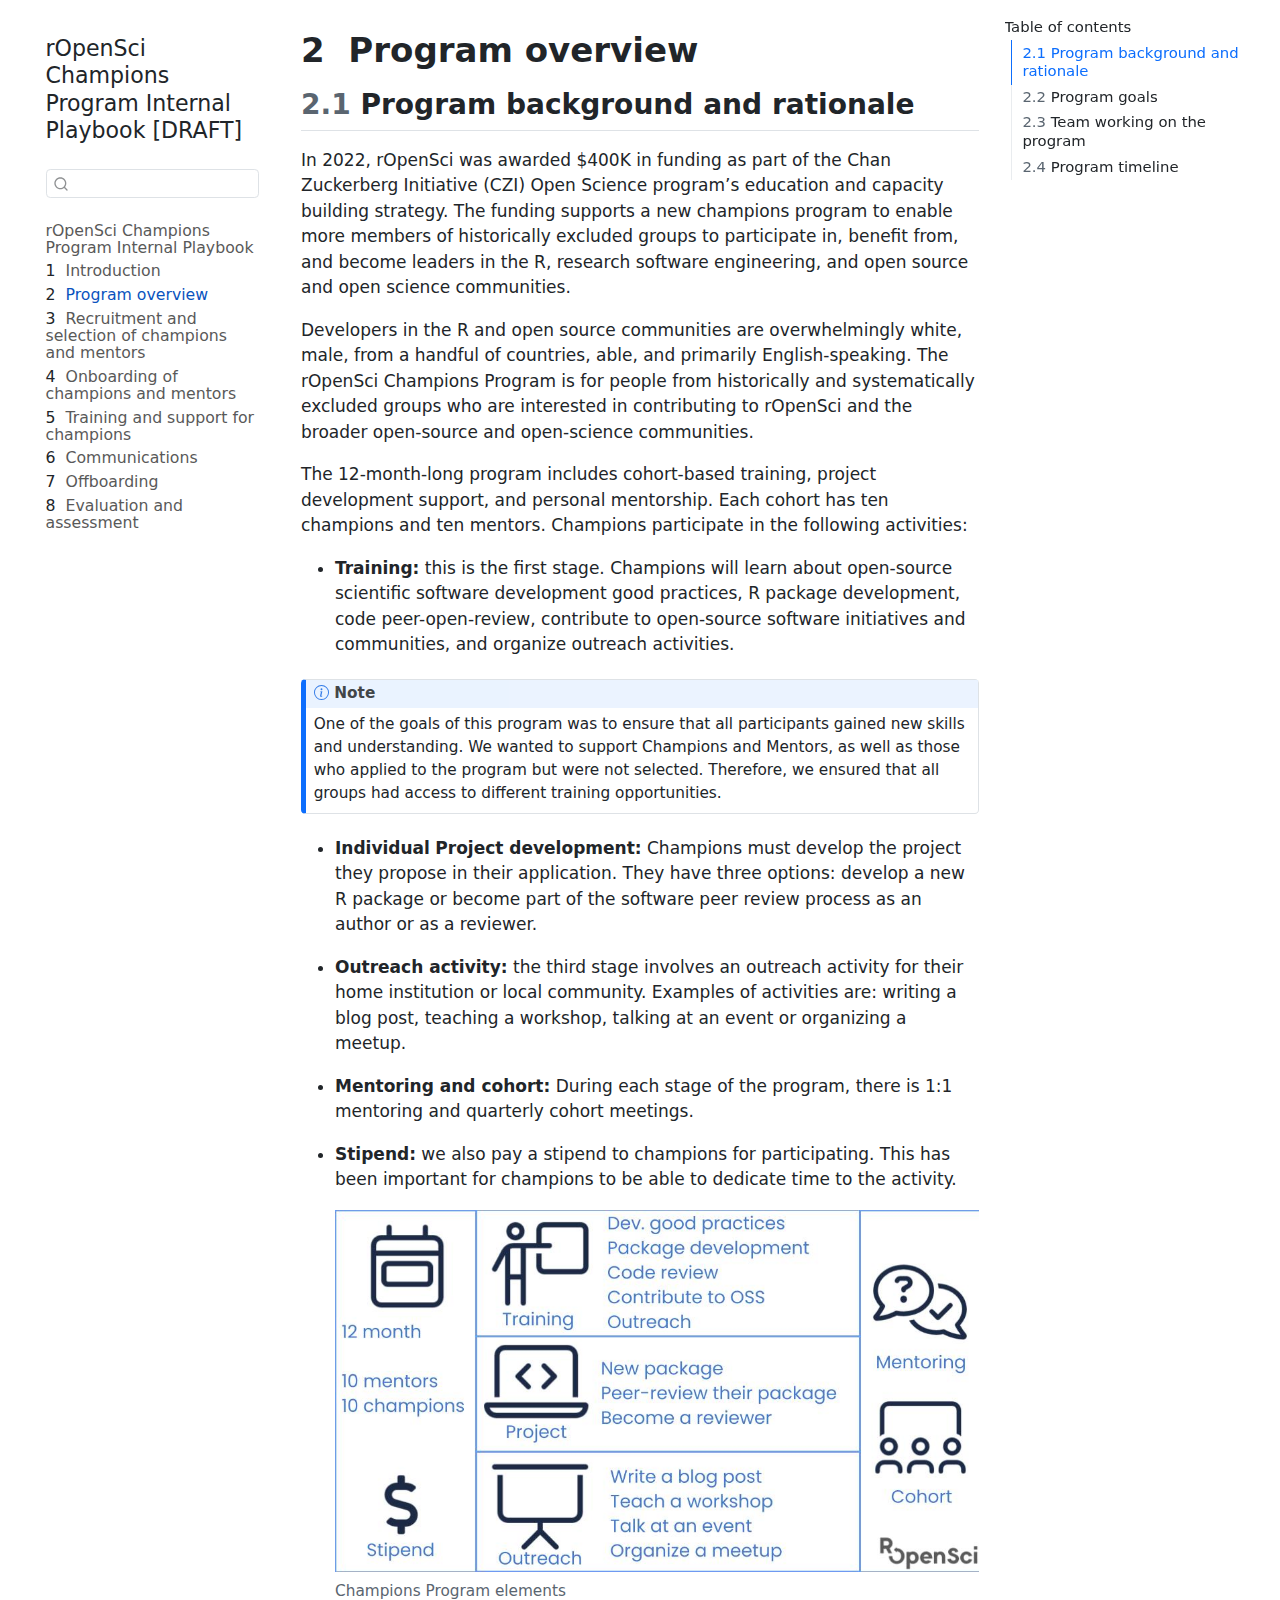
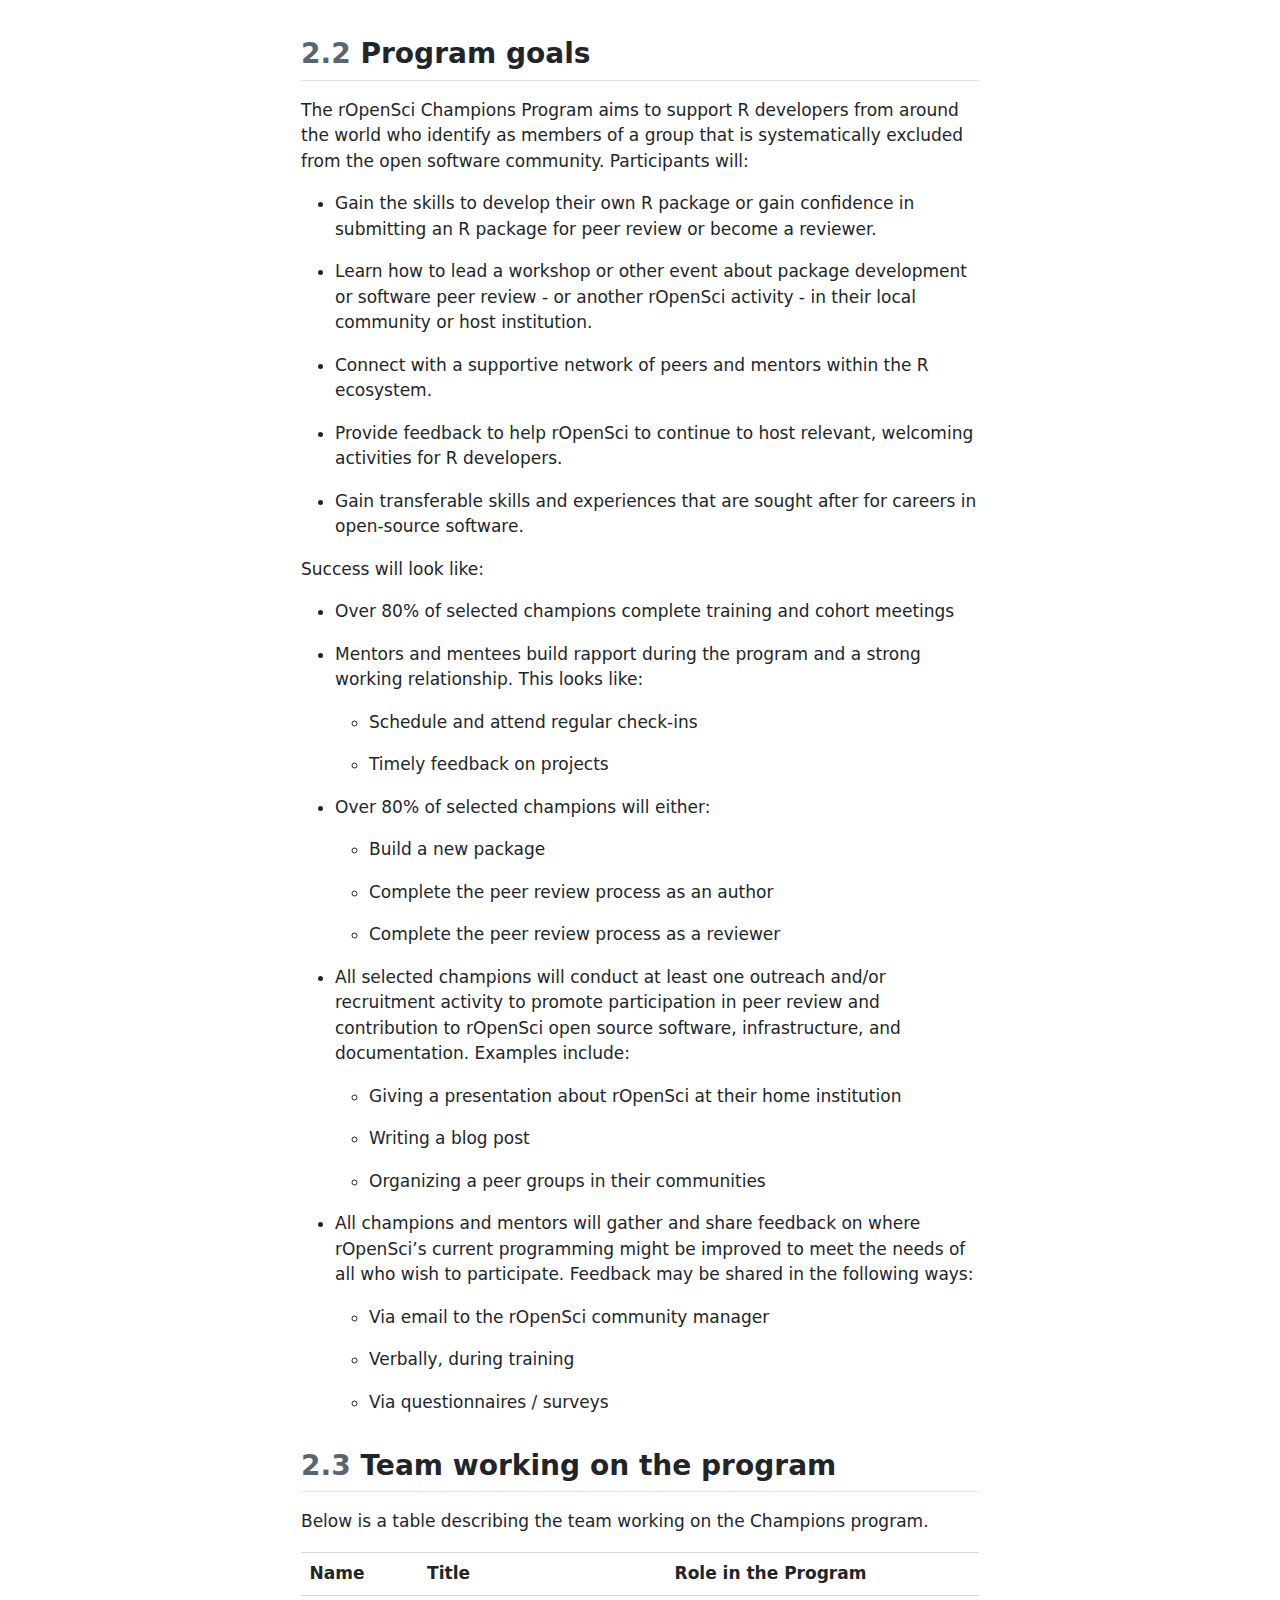
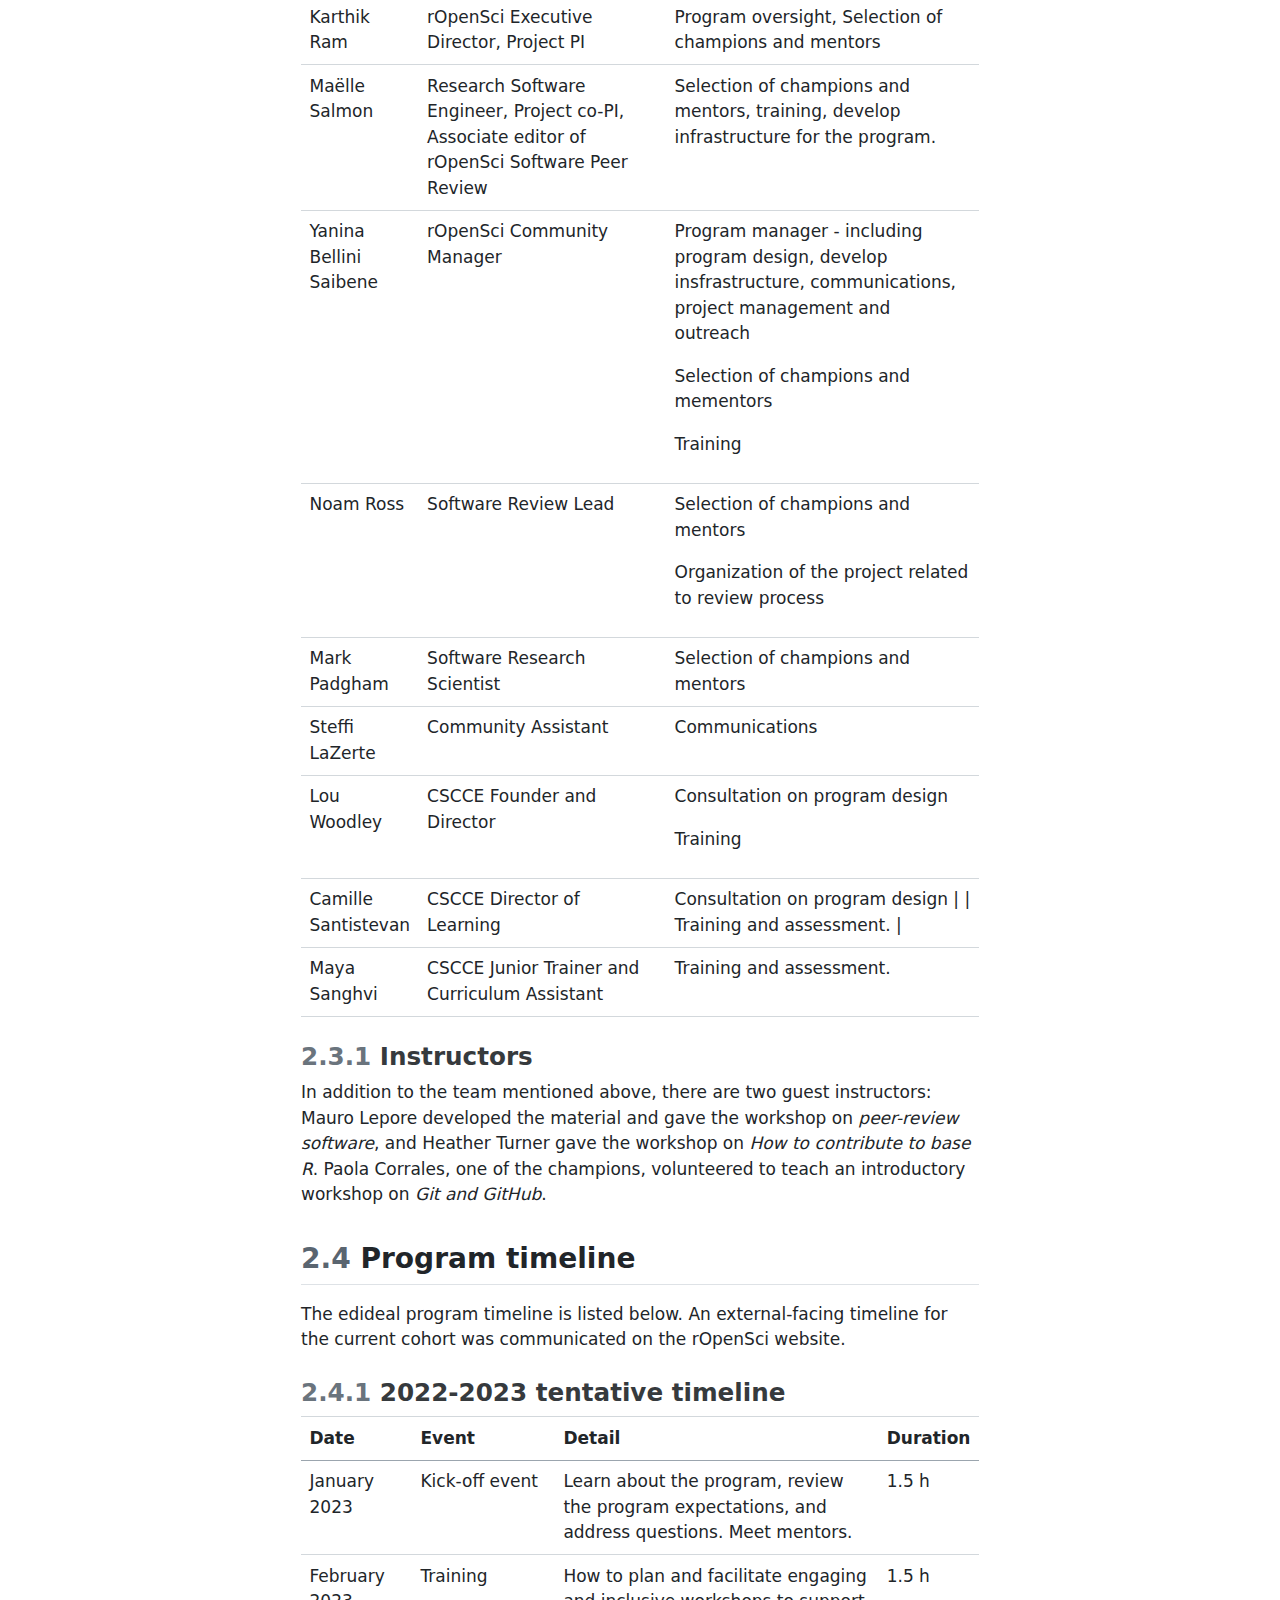
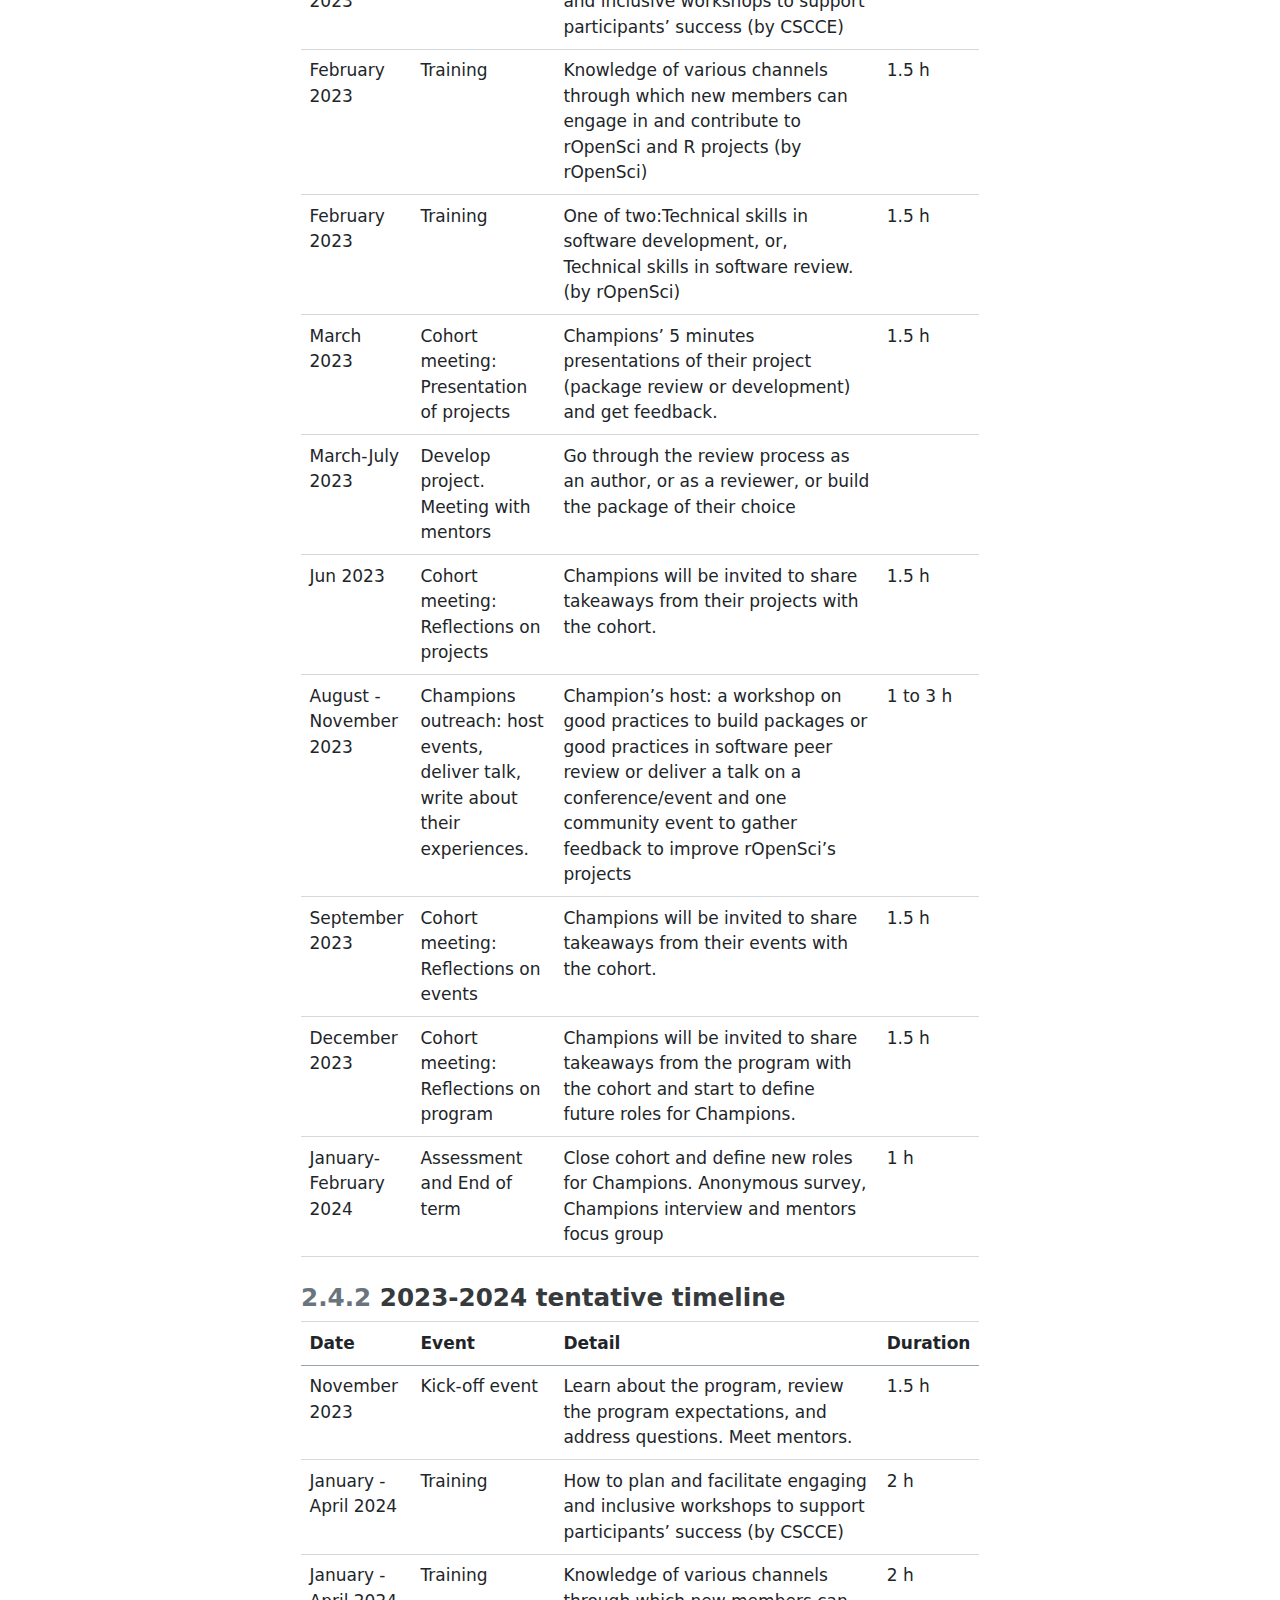
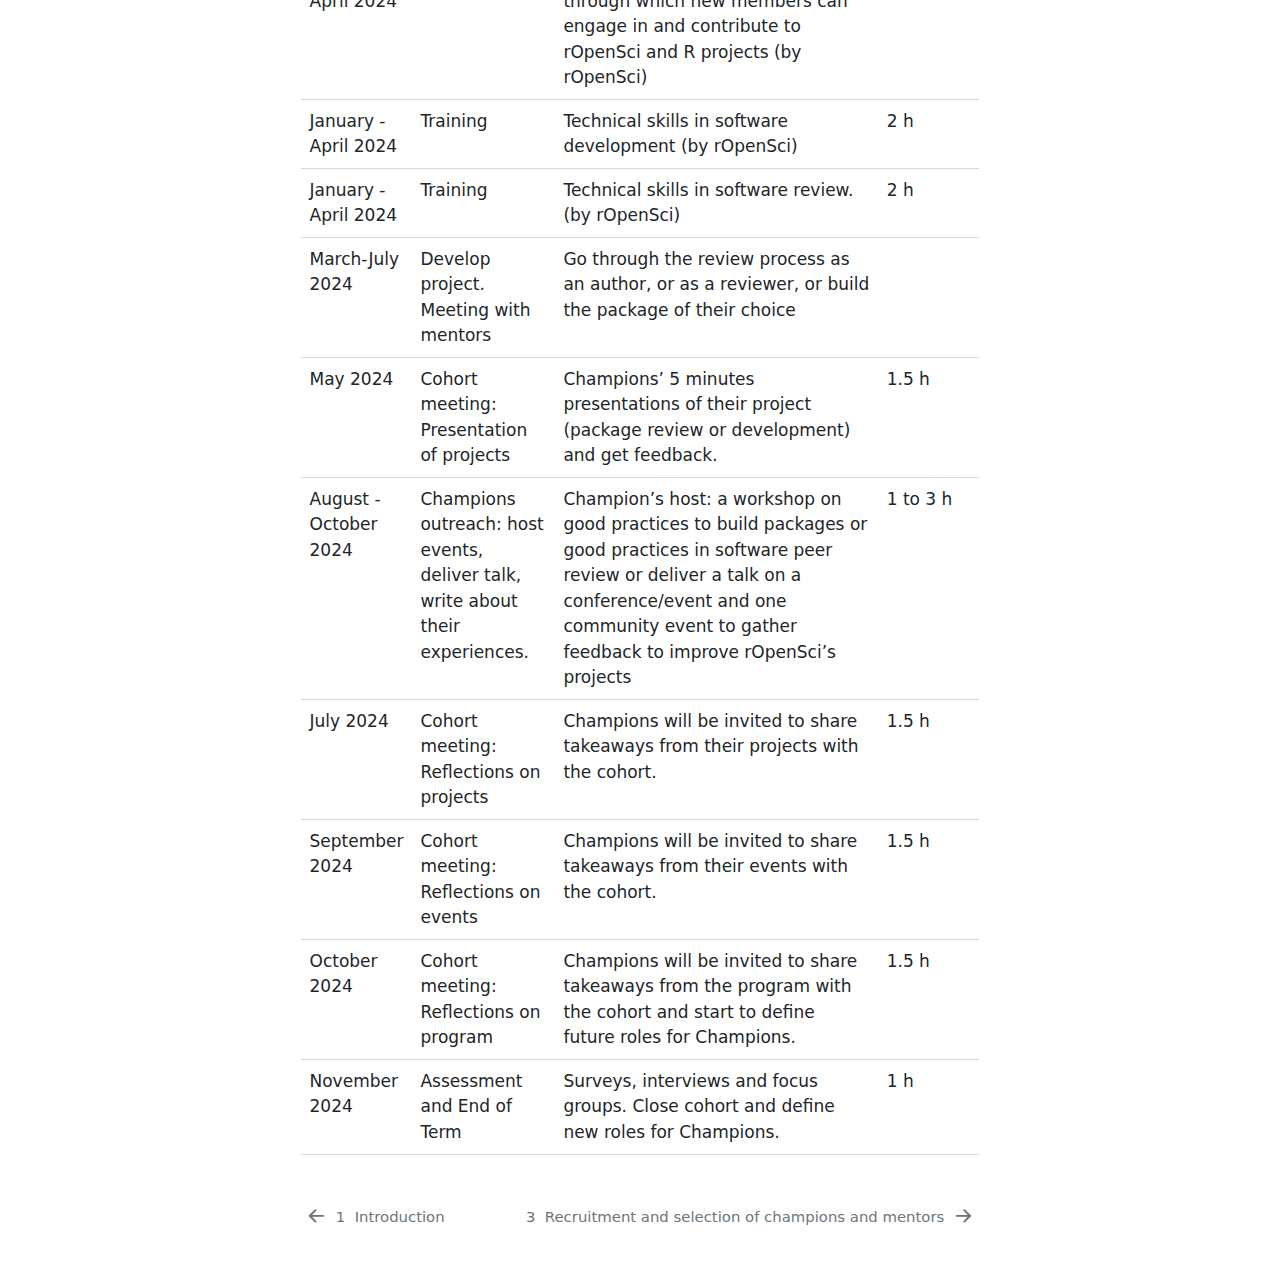
<file: docs/section-one-program-overview.html>
<!DOCTYPE html>
<html xmlns="http://www.w3.org/1999/xhtml" lang="en" xml:lang="en"><head>

<meta charset="utf-8">
<meta name="generator" content="quarto-1.4.528">

<meta name="viewport" content="width=device-width, initial-scale=1.0, user-scalable=yes">


<title>rOpenSci Champions Program Internal Playbook [DRAFT] - 2&nbsp; Program overview</title>
<style>
code{white-space: pre-wrap;}
span.smallcaps{font-variant: small-caps;}
div.columns{display: flex; gap: min(4vw, 1.5em);}
div.column{flex: auto; overflow-x: auto;}
div.hanging-indent{margin-left: 1.5em; text-indent: -1.5em;}
ul.task-list{list-style: none;}
ul.task-list li input[type="checkbox"] {
  width: 0.8em;
  margin: 0 0.8em 0.2em -1em; /* quarto-specific, see https://github.com/quarto-dev/quarto-cli/issues/4556 */ 
  vertical-align: middle;
}
</style>


<script src="site_libs/quarto-nav/quarto-nav.js"></script>
<script src="site_libs/quarto-nav/headroom.min.js"></script>
<script src="site_libs/clipboard/clipboard.min.js"></script>
<script src="site_libs/quarto-search/autocomplete.umd.js"></script>
<script src="site_libs/quarto-search/fuse.min.js"></script>
<script src="site_libs/quarto-search/quarto-search.js"></script>
<meta name="quarto:offset" content="./">
<link href="./section-two-recruitment-and-selection-of-champions-and-mentors.html" rel="next">
<link href="./introduction.html" rel="prev">
<script src="site_libs/quarto-html/quarto.js"></script>
<script src="site_libs/quarto-html/popper.min.js"></script>
<script src="site_libs/quarto-html/tippy.umd.min.js"></script>
<script src="site_libs/quarto-html/anchor.min.js"></script>
<link href="site_libs/quarto-html/tippy.css" rel="stylesheet">
<link href="site_libs/quarto-html/quarto-syntax-highlighting.css" rel="stylesheet" id="quarto-text-highlighting-styles">
<script src="site_libs/bootstrap/bootstrap.min.js"></script>
<link href="site_libs/bootstrap/bootstrap-icons.css" rel="stylesheet">
<link href="site_libs/bootstrap/bootstrap.min.css" rel="stylesheet" id="quarto-bootstrap" data-mode="light">
<script id="quarto-search-options" type="application/json">{
  "location": "sidebar",
  "copy-button": false,
  "collapse-after": 3,
  "panel-placement": "start",
  "type": "textbox",
  "limit": 50,
  "keyboard-shortcut": [
    "f",
    "/",
    "s"
  ],
  "show-item-context": false,
  "language": {
    "search-no-results-text": "No results",
    "search-matching-documents-text": "matching documents",
    "search-copy-link-title": "Copy link to search",
    "search-hide-matches-text": "Hide additional matches",
    "search-more-match-text": "more match in this document",
    "search-more-matches-text": "more matches in this document",
    "search-clear-button-title": "Clear",
    "search-text-placeholder": "",
    "search-detached-cancel-button-title": "Cancel",
    "search-submit-button-title": "Submit",
    "search-label": "Search"
  }
}</script>


</head>

<body class="nav-sidebar floating">

<div id="quarto-search-results"></div>
  <header id="quarto-header" class="headroom fixed-top">
  <nav class="quarto-secondary-nav">
    <div class="container-fluid d-flex">
      <button type="button" class="quarto-btn-toggle btn" data-bs-toggle="collapse" data-bs-target=".quarto-sidebar-collapse-item" aria-controls="quarto-sidebar" aria-expanded="false" aria-label="Toggle sidebar navigation" onclick="if (window.quartoToggleHeadroom) { window.quartoToggleHeadroom(); }">
        <i class="bi bi-layout-text-sidebar-reverse"></i>
      </button>
        <nav class="quarto-page-breadcrumbs" aria-label="breadcrumb"><ol class="breadcrumb"><li class="breadcrumb-item"><a href="./section-one-program-overview.html"><span class="chapter-number">2</span>&nbsp; <span class="chapter-title">Program overview</span></a></li></ol></nav>
        <a class="flex-grow-1" role="button" data-bs-toggle="collapse" data-bs-target=".quarto-sidebar-collapse-item" aria-controls="quarto-sidebar" aria-expanded="false" aria-label="Toggle sidebar navigation" onclick="if (window.quartoToggleHeadroom) { window.quartoToggleHeadroom(); }">      
        </a>
      <button type="button" class="btn quarto-search-button" aria-label="" onclick="window.quartoOpenSearch();">
        <i class="bi bi-search"></i>
      </button>
    </div>
  </nav>
</header>
<!-- content -->
<div id="quarto-content" class="quarto-container page-columns page-rows-contents page-layout-article">
<!-- sidebar -->
  <nav id="quarto-sidebar" class="sidebar collapse collapse-horizontal quarto-sidebar-collapse-item sidebar-navigation floating overflow-auto">
    <div class="pt-lg-2 mt-2 text-left sidebar-header">
    <div class="sidebar-title mb-0 py-0">
      <a href="./">rOpenSci Champions Program Internal Playbook [DRAFT]</a> 
    </div>
      </div>
        <div class="mt-2 flex-shrink-0 align-items-center">
        <div class="sidebar-search">
        <div id="quarto-search" class="" title="Search"></div>
        </div>
        </div>
    <div class="sidebar-menu-container"> 
    <ul class="list-unstyled mt-1">
        <li class="sidebar-item">
  <div class="sidebar-item-container"> 
  <a href="./index.html" class="sidebar-item-text sidebar-link">
 <span class="menu-text">rOpenSci Champions Program Internal Playbook</span></a>
  </div>
</li>
        <li class="sidebar-item">
  <div class="sidebar-item-container"> 
  <a href="./introduction.html" class="sidebar-item-text sidebar-link">
 <span class="menu-text"><span class="chapter-number">1</span>&nbsp; <span class="chapter-title">Introduction</span></span></a>
  </div>
</li>
        <li class="sidebar-item">
  <div class="sidebar-item-container"> 
  <a href="./section-one-program-overview.html" class="sidebar-item-text sidebar-link active">
 <span class="menu-text"><span class="chapter-number">2</span>&nbsp; <span class="chapter-title">Program overview</span></span></a>
  </div>
</li>
        <li class="sidebar-item">
  <div class="sidebar-item-container"> 
  <a href="./section-two-recruitment-and-selection-of-champions-and-mentors.html" class="sidebar-item-text sidebar-link">
 <span class="menu-text"><span class="chapter-number">3</span>&nbsp; <span class="chapter-title">Recruitment and selection of champions and mentors</span></span></a>
  </div>
</li>
        <li class="sidebar-item">
  <div class="sidebar-item-container"> 
  <a href="./section-three-onboarding-of-champions-and-mentors.html" class="sidebar-item-text sidebar-link">
 <span class="menu-text"><span class="chapter-number">4</span>&nbsp; <span class="chapter-title">Onboarding of champions and mentors</span></span></a>
  </div>
</li>
        <li class="sidebar-item">
  <div class="sidebar-item-container"> 
  <a href="./section-four-training-and-support-for-champions.html" class="sidebar-item-text sidebar-link">
 <span class="menu-text"><span class="chapter-number">5</span>&nbsp; <span class="chapter-title">Training and support for champions</span></span></a>
  </div>
</li>
        <li class="sidebar-item">
  <div class="sidebar-item-container"> 
  <a href="./section-five-communications.html" class="sidebar-item-text sidebar-link">
 <span class="menu-text"><span class="chapter-number">6</span>&nbsp; <span class="chapter-title">Communications</span></span></a>
  </div>
</li>
        <li class="sidebar-item">
  <div class="sidebar-item-container"> 
  <a href="./section-six-offboarding.html" class="sidebar-item-text sidebar-link">
 <span class="menu-text"><span class="chapter-number">7</span>&nbsp; <span class="chapter-title">Offboarding</span></span></a>
  </div>
</li>
        <li class="sidebar-item">
  <div class="sidebar-item-container"> 
  <a href="./section-seven-evaluation-and-assessment.html" class="sidebar-item-text sidebar-link">
 <span class="menu-text"><span class="chapter-number">8</span>&nbsp; <span class="chapter-title">Evaluation and assessment</span></span></a>
  </div>
</li>
    </ul>
    </div>
</nav>
<div id="quarto-sidebar-glass" class="quarto-sidebar-collapse-item" data-bs-toggle="collapse" data-bs-target=".quarto-sidebar-collapse-item"></div>
<!-- margin-sidebar -->
    <div id="quarto-margin-sidebar" class="sidebar margin-sidebar">
        <nav id="TOC" role="doc-toc" class="toc-active">
    <h2 id="toc-title">Table of contents</h2>
   
  <ul>
  <li><a href="#program-background-and-rationale" id="toc-program-background-and-rationale" class="nav-link active" data-scroll-target="#program-background-and-rationale"><span class="header-section-number">2.1</span> Program background and rationale</a></li>
  <li><a href="#program-goals" id="toc-program-goals" class="nav-link" data-scroll-target="#program-goals"><span class="header-section-number">2.2</span> Program goals</a></li>
  <li><a href="#team-working-on-the-program" id="toc-team-working-on-the-program" class="nav-link" data-scroll-target="#team-working-on-the-program"><span class="header-section-number">2.3</span> Team working on the program</a>
  <ul class="collapse">
  <li><a href="#instructors" id="toc-instructors" class="nav-link" data-scroll-target="#instructors"><span class="header-section-number">2.3.1</span> Instructors</a></li>
  </ul></li>
  <li><a href="#program-timeline" id="toc-program-timeline" class="nav-link" data-scroll-target="#program-timeline"><span class="header-section-number">2.4</span> Program timeline</a>
  <ul class="collapse">
  <li><a href="#tentative-timeline" id="toc-tentative-timeline" class="nav-link" data-scroll-target="#tentative-timeline"><span class="header-section-number">2.4.1</span> 2022-2023 tentative timeline</a></li>
  <li><a href="#tentative-timeline-1" id="toc-tentative-timeline-1" class="nav-link" data-scroll-target="#tentative-timeline-1"><span class="header-section-number">2.4.2</span> 2023-2024 tentative timeline</a></li>
  </ul></li>
  </ul>
</nav>
    </div>
<!-- main -->
<main class="content" id="quarto-document-content">

<header id="title-block-header" class="quarto-title-block default">
<div class="quarto-title">
<h1 class="title"><span class="chapter-number">2</span>&nbsp; <span class="chapter-title">Program overview</span></h1>
</div>



<div class="quarto-title-meta">

    
  
    
  </div>
  


</header>


<section id="program-background-and-rationale" class="level2" data-number="2.1">
<h2 data-number="2.1" class="anchored" data-anchor-id="program-background-and-rationale"><span class="header-section-number">2.1</span> Program background and rationale</h2>
<p>In 2022, rOpenSci was awarded $400K in funding as part of the Chan Zuckerberg Initiative (CZI) Open Science program’s education and capacity building strategy. The funding supports a new champions program to enable more members of historically excluded groups to participate in, benefit from, and become leaders in the R, research software engineering, and open source and open science communities.</p>
<p>Developers in the R and open source communities are overwhelmingly white, male, from a handful of countries, able, and primarily English-speaking. The rOpenSci Champions Program is for people from historically and systematically excluded groups who are interested in contributing to rOpenSci and the broader open-source and open-science communities.</p>
<p>The 12-month-long program includes cohort-based training, project development support, and personal mentorship. Each cohort has ten champions and ten mentors. Champions participate in the following activities:</p>
<ul>
<li><strong>Training:</strong> this is the first stage. Champions will learn about open-source scientific software development good practices, R package development, code peer-open-review, contribute to open-source software initiatives and communities, and organize outreach activities.</li>
</ul>
<div class="callout callout-style-default callout-note callout-titled">
<div class="callout-header d-flex align-content-center">
<div class="callout-icon-container">
<i class="callout-icon"></i>
</div>
<div class="callout-title-container flex-fill">
Note
</div>
</div>
<div class="callout-body-container callout-body">
<p>One of the goals of this program was to ensure that all participants gained new skills and understanding. We wanted to support Champions and Mentors, as well as those who applied to the program but were not selected. Therefore, we ensured that all groups had access to different training opportunities.</p>
</div>
</div>
<ul>
<li><p><strong>Individual</strong> <strong>Project development:</strong> Champions must develop the project they propose in their application. They have three options: develop a new R package or become part of the software peer review process as an author or as a reviewer.</p></li>
<li><p><strong>Outreach activity:</strong> the third stage involves an outreach activity for their home institution or local community. Examples of activities are: writing a blog post, teaching a workshop, talking at an event&nbsp;or organizing a meetup.</p></li>
<li><p><strong>Mentoring and cohort:</strong> During each stage of the program, there is 1:1 mentoring and quarterly cohort meetings.</p></li>
<li><p><strong>Stipend:</strong> we also pay a stipend to champions for participating. This has been important for champions to be able to dedicate time to the activity.</p>
<div class="img-fluid quarto-figure quarto-figure-center">
<figure class="figure">
<p><img src="images/cp-elements.jpg" class="img-fluid figure-img" alt="Scheme with the elements of the Champions Program. A vertical box on the left has a calendar image up, below the text 12 months, 10 champions, 10 mentors, and below a $ image. In the middle are three horizontal boxes. The first says training with an image of a teacher signing in to a board, the second has a computer image and Project, and the last one has a presentation screen image and says Outreach. Each one lists the activities for the three stages. Training: Dev. good practices, package development, code review, and contribution to OSS and outreach. Project: New package, Peer-review their package, Become a reviewer. Outreach: Write a blog post, Teach a workshop, Talk at an event, and Organize a meetup. On the right, another vertical box with two chat bubbles, one with a question mark and the other with a check mark with the word Mentoring. Below is an image of three people with a boar in the background and the word Cohort below."></p>
<figcaption>Champions Program elements</figcaption>
</figure>
</div></li>
</ul>
</section>
<section id="program-goals" class="level2" data-number="2.2">
<h2 data-number="2.2" class="anchored" data-anchor-id="program-goals"><span class="header-section-number">2.2</span> Program goals</h2>
<p>The rOpenSci Champions Program aims to support R developers from around the world who identify as members of a group that is systematically excluded from the open software community. Participants will:</p>
<ul>
<li><p>Gain the skills to develop their own R package or gain confidence in submitting an R package for peer review or become a reviewer.</p></li>
<li><p>Learn how to lead a workshop or other event about package development or software peer review - or another rOpenSci activity - in their local community or host institution.</p></li>
<li><p>Connect with a supportive network of peers and mentors within the R ecosystem.</p></li>
<li><p>Provide feedback to help rOpenSci to continue to host relevant, welcoming activities for R developers.</p></li>
<li><p>Gain transferable skills and experiences that are sought after for careers in open-source software.</p></li>
</ul>
<p>Success will look like:</p>
<ul>
<li><p>Over 80% of selected champions complete training and cohort meetings</p></li>
<li><p>Mentors and mentees build rapport during the program and a strong working relationship. This looks like:</p>
<ul>
<li><p>Schedule and attend regular check-ins</p></li>
<li><p>Timely feedback on projects</p></li>
</ul></li>
<li><p>Over 80% of selected champions will either:</p>
<ul>
<li><p>Build a new package</p></li>
<li><p>Complete the peer review process as an author</p></li>
<li><p>Complete the peer review process as a reviewer</p></li>
</ul></li>
<li><p>All selected champions will conduct at least one outreach and/or recruitment activity to promote participation in peer review and contribution to rOpenSci open source software, infrastructure, and documentation. Examples include:</p>
<ul>
<li><p>Giving a presentation about rOpenSci at their home institution</p></li>
<li><p>Writing a blog post</p></li>
<li><p>Organizing a peer groups in their communities</p></li>
</ul></li>
<li><p>All champions and mentors will gather and share feedback on where rOpenSci’s current programming might be improved to meet the needs of all who wish to participate. Feedback may be shared in the following ways:</p>
<ul>
<li><p>Via email to the rOpenSci community manager</p></li>
<li><p>Verbally, during training</p></li>
<li><p>Via questionnaires / surveys</p></li>
</ul></li>
</ul>
</section>
<section id="team-working-on-the-program" class="level2" data-number="2.3">
<h2 data-number="2.3" class="anchored" data-anchor-id="team-working-on-the-program"><span class="header-section-number">2.3</span> Team working on the program</h2>
<p>Below is a table describing the team working on the Champions program.</p>
<table class="table">
<colgroup>
<col style="width: 10%">
<col style="width: 39%">
<col style="width: 49%">
</colgroup>
<tbody>
<tr class="odd">
<td><strong>Name</strong></td>
<td><strong>Title</strong></td>
<td><strong>Role in the Program</strong></td>
</tr>
<tr class="even">
<td>Karthik Ram</td>
<td>rOpenSci Executive Director, Project PI</td>
<td>Program oversight, Selection of champions and mentors</td>
</tr>
<tr class="odd">
<td>Maëlle Salmon</td>
<td>Research Software Engineer, Project co-PI, Associate editor of rOpenSci Software Peer Review</td>
<td>Selection of champions and mentors, training, develop infrastructure for the program.</td>
</tr>
<tr class="even">
<td>Yanina Bellini Saibene</td>
<td>rOpenSci Community Manager</td>
<td><p>Program manager - including program design, develop insfrastructure, communications, project management and outreach</p>
<p>Selection of champions and mementors</p>
<p>Training</p></td>
</tr>
<tr class="odd">
<td>Noam Ross</td>
<td>Software Review Lead</td>
<td><p>Selection of champions and mentors</p>
<p>Organization of the project related to review process</p></td>
</tr>
<tr class="even">
<td>Mark Padgham</td>
<td>Software Research Scientist</td>
<td>Selection of champions and mentors</td>
</tr>
<tr class="odd">
<td>Steffi LaZerte</td>
<td>Community Assistant</td>
<td>Communications</td>
</tr>
<tr class="even">
<td>Lou Woodley</td>
<td>CSCCE Founder and Director</td>
<td><p>Consultation on program design</p>
<p>Training</p></td>
</tr>
<tr class="odd">
<td>Camille Santistevan</td>
<td>CSCCE Director of Learning</td>
<td>Consultation on program design | | Training and assessment. |</td>
</tr>
<tr class="even">
<td>Maya Sanghvi</td>
<td>CSCCE Junior Trainer and Curriculum Assistant</td>
<td>Training and assessment.</td>
</tr>
</tbody>
</table>
<section id="instructors" class="level3" data-number="2.3.1">
<h3 data-number="2.3.1" class="anchored" data-anchor-id="instructors"><span class="header-section-number">2.3.1</span> Instructors</h3>
<p>In addition to the team mentioned above, there are two guest instructors: Mauro Lepore developed the material and gave the workshop on <em>peer-review software</em>, and Heather Turner gave the workshop on <em>How to contribute to base R</em>. Paola Corrales, one of the champions, volunteered to teach an introductory workshop on <em>Git and GitHub</em>.</p>
</section>
</section>
<section id="program-timeline" class="level2" data-number="2.4">
<h2 data-number="2.4" class="anchored" data-anchor-id="program-timeline"><span class="header-section-number">2.4</span> Program timeline</h2>
<p>The edideal program timeline is listed below. An external-facing timeline for the current cohort was communicated on the rOpenSci website.</p>
<section id="tentative-timeline" class="level3" data-number="2.4.1">
<h3 data-number="2.4.1" class="anchored" data-anchor-id="tentative-timeline"><span class="header-section-number">2.4.1</span> 2022-2023 tentative timeline</h3>
<table class="table">
<colgroup>
<col style="width: 7%">
<col style="width: 23%">
<col style="width: 65%">
<col style="width: 3%">
</colgroup>
<thead>
<tr class="header">
<th>Date</th>
<th>Event</th>
<th>Detail</th>
<th>Duration</th>
</tr>
</thead>
<tbody>
<tr class="odd">
<td>January 2023</td>
<td>Kick-off event</td>
<td>Learn about the program, review the program expectations, and address questions. Meet mentors.</td>
<td>1.5 h</td>
</tr>
<tr class="even">
<td>February 2023</td>
<td>Training</td>
<td>How to plan and facilitate engaging and inclusive workshops to support participants’ success (by CSCCE)</td>
<td>1.5 h</td>
</tr>
<tr class="odd">
<td>February 2023</td>
<td>Training</td>
<td>Knowledge of various channels through which new members can engage in and contribute to rOpenSci and R projects (by rOpenSci)</td>
<td>1.5 h</td>
</tr>
<tr class="even">
<td>February 2023</td>
<td>Training</td>
<td>One of two:Technical skills in software development, or, Technical skills in software review. (by rOpenSci)</td>
<td>1.5 h</td>
</tr>
<tr class="odd">
<td>March 2023</td>
<td>Cohort meeting: Presentation of projects</td>
<td>Champions’ 5 minutes presentations of their project (package review or development) and get feedback.</td>
<td>1.5 h</td>
</tr>
<tr class="even">
<td>March-July 2023</td>
<td>Develop project. Meeting with mentors</td>
<td>Go through the review process as an author, or as a reviewer, or build the package of their choice</td>
<td></td>
</tr>
<tr class="odd">
<td>Jun 2023</td>
<td>Cohort meeting: Reflections on projects</td>
<td>Champions will be invited to share takeaways from their projects with the cohort.</td>
<td>1.5 h</td>
</tr>
<tr class="even">
<td>August - November 2023</td>
<td>Champions outreach: host events, deliver talk, write about their experiences.</td>
<td>Champion’s host: a workshop on good practices to build packages or good practices in software peer review or deliver a talk on a conference/event and one community event to gather feedback to improve rOpenSci’s projects</td>
<td>1 to 3 h</td>
</tr>
<tr class="odd">
<td>September 2023</td>
<td>Cohort meeting: Reflections on events</td>
<td>Champions will be invited to share takeaways from their events with the cohort.</td>
<td>1.5 h</td>
</tr>
<tr class="even">
<td>December 2023</td>
<td>Cohort meeting: Reflections on program</td>
<td>Champions will be invited to share takeaways from the program with the cohort and start to define future roles for Champions.</td>
<td>1.5 h</td>
</tr>
<tr class="odd">
<td>January-February 2024</td>
<td>Assessment and End of term</td>
<td>Close cohort and define new roles for Champions. Anonymous survey, Champions interview and mentors focus group</td>
<td>1 h</td>
</tr>
</tbody>
</table>
</section>
<section id="tentative-timeline-1" class="level3" data-number="2.4.2">
<h3 data-number="2.4.2" class="anchored" data-anchor-id="tentative-timeline-1"><span class="header-section-number">2.4.2</span> 2023-2024 tentative timeline</h3>
<table class="table">
<colgroup>
<col style="width: 7%">
<col style="width: 23%">
<col style="width: 65%">
<col style="width: 3%">
</colgroup>
<thead>
<tr class="header">
<th>Date</th>
<th>Event</th>
<th>Detail</th>
<th>Duration</th>
</tr>
</thead>
<tbody>
<tr class="odd">
<td>November 2023</td>
<td>Kick-off event</td>
<td>Learn about the program, review the program expectations, and address questions. Meet mentors.</td>
<td>1.5 h</td>
</tr>
<tr class="even">
<td>January - April 2024</td>
<td>Training</td>
<td>How to plan and facilitate engaging and inclusive workshops to support participants’ success (by CSCCE)</td>
<td>2 h</td>
</tr>
<tr class="odd">
<td>January - April 2024</td>
<td>Training</td>
<td>Knowledge of various channels through which new members can engage in and contribute to rOpenSci and R projects (by rOpenSci)</td>
<td>2 h</td>
</tr>
<tr class="even">
<td>January - April 2024</td>
<td>Training</td>
<td>Technical skills in software development (by rOpenSci)</td>
<td>2 h</td>
</tr>
<tr class="odd">
<td>January - April 2024</td>
<td>Training</td>
<td>Technical skills in software review. (by rOpenSci)</td>
<td>2 h</td>
</tr>
<tr class="even">
<td>March-July 2024</td>
<td>Develop project. Meeting with mentors</td>
<td>Go through the review process as an author, or as a reviewer, or build the package of their choice</td>
<td></td>
</tr>
<tr class="odd">
<td>May 2024</td>
<td>Cohort meeting: Presentation of projects</td>
<td>Champions’ 5 minutes presentations of their project (package review or development) and get feedback.</td>
<td>1.5 h</td>
</tr>
<tr class="even">
<td>August - October 2024</td>
<td>Champions outreach: host events, deliver talk, write about their experiences.</td>
<td>Champion’s host: a workshop on good practices to build packages or good practices in software peer review or deliver a talk on a conference/event and one community event to gather feedback to improve rOpenSci’s projects</td>
<td>1 to 3 h</td>
</tr>
<tr class="odd">
<td>July 2024</td>
<td>Cohort meeting: Reflections on projects</td>
<td>Champions will be invited to share takeaways from their projects with the cohort.</td>
<td>1.5 h</td>
</tr>
<tr class="even">
<td>September 2024</td>
<td>Cohort meeting: Reflections on events</td>
<td>Champions will be invited to share takeaways from their events with the cohort.</td>
<td>1.5 h</td>
</tr>
<tr class="odd">
<td>October 2024</td>
<td>Cohort meeting: Reflections on program</td>
<td>Champions will be invited to share takeaways from the program with the cohort and start to define future roles for Champions.</td>
<td>1.5 h</td>
</tr>
<tr class="even">
<td>November 2024</td>
<td>Assessment and End of Term</td>
<td>Surveys, interviews and focus groups. Close cohort and define new roles for Champions.</td>
<td>1 h</td>
</tr>
</tbody>
</table>


</section>
</section>

</main> <!-- /main -->
<script id="quarto-html-after-body" type="application/javascript">
window.document.addEventListener("DOMContentLoaded", function (event) {
  const toggleBodyColorMode = (bsSheetEl) => {
    const mode = bsSheetEl.getAttribute("data-mode");
    const bodyEl = window.document.querySelector("body");
    if (mode === "dark") {
      bodyEl.classList.add("quarto-dark");
      bodyEl.classList.remove("quarto-light");
    } else {
      bodyEl.classList.add("quarto-light");
      bodyEl.classList.remove("quarto-dark");
    }
  }
  const toggleBodyColorPrimary = () => {
    const bsSheetEl = window.document.querySelector("link#quarto-bootstrap");
    if (bsSheetEl) {
      toggleBodyColorMode(bsSheetEl);
    }
  }
  toggleBodyColorPrimary();  
  const icon = "";
  const anchorJS = new window.AnchorJS();
  anchorJS.options = {
    placement: 'right',
    icon: icon
  };
  anchorJS.add('.anchored');
  const isCodeAnnotation = (el) => {
    for (const clz of el.classList) {
      if (clz.startsWith('code-annotation-')) {                     
        return true;
      }
    }
    return false;
  }
  const clipboard = new window.ClipboardJS('.code-copy-button', {
    text: function(trigger) {
      const codeEl = trigger.previousElementSibling.cloneNode(true);
      for (const childEl of codeEl.children) {
        if (isCodeAnnotation(childEl)) {
          childEl.remove();
        }
      }
      return codeEl.innerText;
    }
  });
  clipboard.on('success', function(e) {
    // button target
    const button = e.trigger;
    // don't keep focus
    button.blur();
    // flash "checked"
    button.classList.add('code-copy-button-checked');
    var currentTitle = button.getAttribute("title");
    button.setAttribute("title", "Copied!");
    let tooltip;
    if (window.bootstrap) {
      button.setAttribute("data-bs-toggle", "tooltip");
      button.setAttribute("data-bs-placement", "left");
      button.setAttribute("data-bs-title", "Copied!");
      tooltip = new bootstrap.Tooltip(button, 
        { trigger: "manual", 
          customClass: "code-copy-button-tooltip",
          offset: [0, -8]});
      tooltip.show();    
    }
    setTimeout(function() {
      if (tooltip) {
        tooltip.hide();
        button.removeAttribute("data-bs-title");
        button.removeAttribute("data-bs-toggle");
        button.removeAttribute("data-bs-placement");
      }
      button.setAttribute("title", currentTitle);
      button.classList.remove('code-copy-button-checked');
    }, 1000);
    // clear code selection
    e.clearSelection();
  });
  function tippyHover(el, contentFn, onTriggerFn, onUntriggerFn) {
    const config = {
      allowHTML: true,
      maxWidth: 500,
      delay: 100,
      arrow: false,
      appendTo: function(el) {
          return el.parentElement;
      },
      interactive: true,
      interactiveBorder: 10,
      theme: 'quarto',
      placement: 'bottom-start',
    };
    if (contentFn) {
      config.content = contentFn;
    }
    if (onTriggerFn) {
      config.onTrigger = onTriggerFn;
    }
    if (onUntriggerFn) {
      config.onUntrigger = onUntriggerFn;
    }
    window.tippy(el, config); 
  }
  const noterefs = window.document.querySelectorAll('a[role="doc-noteref"]');
  for (var i=0; i<noterefs.length; i++) {
    const ref = noterefs[i];
    tippyHover(ref, function() {
      // use id or data attribute instead here
      let href = ref.getAttribute('data-footnote-href') || ref.getAttribute('href');
      try { href = new URL(href).hash; } catch {}
      const id = href.replace(/^#\/?/, "");
      const note = window.document.getElementById(id);
      return note.innerHTML;
    });
  }
  const xrefs = window.document.querySelectorAll('a.quarto-xref');
  const processXRef = (id, note) => {
    // Strip column container classes
    const stripColumnClz = (el) => {
      el.classList.remove("page-full", "page-columns");
      if (el.children) {
        for (const child of el.children) {
          stripColumnClz(child);
        }
      }
    }
    stripColumnClz(note)
    if (id === null || id.startsWith('sec-')) {
      // Special case sections, only their first couple elements
      const container = document.createElement("div");
      if (note.children && note.children.length > 2) {
        container.appendChild(note.children[0].cloneNode(true));
        for (let i = 1; i < note.children.length; i++) {
          const child = note.children[i];
          if (child.tagName === "P" && child.innerText === "") {
            continue;
          } else {
            container.appendChild(child.cloneNode(true));
            break;
          }
        }
        if (window.Quarto?.typesetMath) {
          window.Quarto.typesetMath(container);
        }
        return container.innerHTML
      } else {
        if (window.Quarto?.typesetMath) {
          window.Quarto.typesetMath(note);
        }
        return note.innerHTML;
      }
    } else {
      // Remove any anchor links if they are present
      const anchorLink = note.querySelector('a.anchorjs-link');
      if (anchorLink) {
        anchorLink.remove();
      }
      if (window.Quarto?.typesetMath) {
        window.Quarto.typesetMath(note);
      }
      return note.innerHTML;
    }
  }
  for (var i=0; i<xrefs.length; i++) {
    const xref = xrefs[i];
    tippyHover(xref, undefined, function(instance) {
      instance.disable();
      let url = xref.getAttribute('href');
      let hash = undefined; 
      if (url.startsWith('#')) {
        hash = url;
      } else {
        try { hash = new URL(url).hash; } catch {}
      }
      if (hash) {
        const id = hash.replace(/^#\/?/, "");
        const note = window.document.getElementById(id);
        if (note !== null) {
          try {
            const html = processXRef(id, note.cloneNode(true));
            instance.setContent(html);
          } finally {
            instance.enable();
            instance.show();
          }
        } else {
          // See if we can fetch this
          fetch(url.split('#')[0])
          .then(res => res.text())
          .then(html => {
            const parser = new DOMParser();
            const htmlDoc = parser.parseFromString(html, "text/html");
            const note = htmlDoc.getElementById(id);
            if (note !== null) {
              const html = processXRef(id, note);
              instance.setContent(html);
            } 
          }).finally(() => {
            instance.enable();
            instance.show();
          });
        }
      } else {
        // See if we can fetch a full url (with no hash to target)
        // This is a special case and we should probably do some content thinning / targeting
        fetch(url)
        .then(res => res.text())
        .then(html => {
          const parser = new DOMParser();
          const htmlDoc = parser.parseFromString(html, "text/html");
          const note = htmlDoc.querySelector('main.content');
          if (note !== null) {
            // This should only happen for chapter cross references
            // (since there is no id in the URL)
            // remove the first header
            if (note.children.length > 0 && note.children[0].tagName === "HEADER") {
              note.children[0].remove();
            }
            const html = processXRef(null, note);
            instance.setContent(html);
          } 
        }).finally(() => {
          instance.enable();
          instance.show();
        });
      }
    }, function(instance) {
    });
  }
      let selectedAnnoteEl;
      const selectorForAnnotation = ( cell, annotation) => {
        let cellAttr = 'data-code-cell="' + cell + '"';
        let lineAttr = 'data-code-annotation="' +  annotation + '"';
        const selector = 'span[' + cellAttr + '][' + lineAttr + ']';
        return selector;
      }
      const selectCodeLines = (annoteEl) => {
        const doc = window.document;
        const targetCell = annoteEl.getAttribute("data-target-cell");
        const targetAnnotation = annoteEl.getAttribute("data-target-annotation");
        const annoteSpan = window.document.querySelector(selectorForAnnotation(targetCell, targetAnnotation));
        const lines = annoteSpan.getAttribute("data-code-lines").split(",");
        const lineIds = lines.map((line) => {
          return targetCell + "-" + line;
        })
        let top = null;
        let height = null;
        let parent = null;
        if (lineIds.length > 0) {
            //compute the position of the single el (top and bottom and make a div)
            const el = window.document.getElementById(lineIds[0]);
            top = el.offsetTop;
            height = el.offsetHeight;
            parent = el.parentElement.parentElement;
          if (lineIds.length > 1) {
            const lastEl = window.document.getElementById(lineIds[lineIds.length - 1]);
            const bottom = lastEl.offsetTop + lastEl.offsetHeight;
            height = bottom - top;
          }
          if (top !== null && height !== null && parent !== null) {
            // cook up a div (if necessary) and position it 
            let div = window.document.getElementById("code-annotation-line-highlight");
            if (div === null) {
              div = window.document.createElement("div");
              div.setAttribute("id", "code-annotation-line-highlight");
              div.style.position = 'absolute';
              parent.appendChild(div);
            }
            div.style.top = top - 2 + "px";
            div.style.height = height + 4 + "px";
            div.style.left = 0;
            let gutterDiv = window.document.getElementById("code-annotation-line-highlight-gutter");
            if (gutterDiv === null) {
              gutterDiv = window.document.createElement("div");
              gutterDiv.setAttribute("id", "code-annotation-line-highlight-gutter");
              gutterDiv.style.position = 'absolute';
              const codeCell = window.document.getElementById(targetCell);
              const gutter = codeCell.querySelector('.code-annotation-gutter');
              gutter.appendChild(gutterDiv);
            }
            gutterDiv.style.top = top - 2 + "px";
            gutterDiv.style.height = height + 4 + "px";
          }
          selectedAnnoteEl = annoteEl;
        }
      };
      const unselectCodeLines = () => {
        const elementsIds = ["code-annotation-line-highlight", "code-annotation-line-highlight-gutter"];
        elementsIds.forEach((elId) => {
          const div = window.document.getElementById(elId);
          if (div) {
            div.remove();
          }
        });
        selectedAnnoteEl = undefined;
      };
        // Handle positioning of the toggle
    window.addEventListener(
      "resize",
      throttle(() => {
        elRect = undefined;
        if (selectedAnnoteEl) {
          selectCodeLines(selectedAnnoteEl);
        }
      }, 10)
    );
    function throttle(fn, ms) {
    let throttle = false;
    let timer;
      return (...args) => {
        if(!throttle) { // first call gets through
            fn.apply(this, args);
            throttle = true;
        } else { // all the others get throttled
            if(timer) clearTimeout(timer); // cancel #2
            timer = setTimeout(() => {
              fn.apply(this, args);
              timer = throttle = false;
            }, ms);
        }
      };
    }
      // Attach click handler to the DT
      const annoteDls = window.document.querySelectorAll('dt[data-target-cell]');
      for (const annoteDlNode of annoteDls) {
        annoteDlNode.addEventListener('click', (event) => {
          const clickedEl = event.target;
          if (clickedEl !== selectedAnnoteEl) {
            unselectCodeLines();
            const activeEl = window.document.querySelector('dt[data-target-cell].code-annotation-active');
            if (activeEl) {
              activeEl.classList.remove('code-annotation-active');
            }
            selectCodeLines(clickedEl);
            clickedEl.classList.add('code-annotation-active');
          } else {
            // Unselect the line
            unselectCodeLines();
            clickedEl.classList.remove('code-annotation-active');
          }
        });
      }
  const findCites = (el) => {
    const parentEl = el.parentElement;
    if (parentEl) {
      const cites = parentEl.dataset.cites;
      if (cites) {
        return {
          el,
          cites: cites.split(' ')
        };
      } else {
        return findCites(el.parentElement)
      }
    } else {
      return undefined;
    }
  };
  var bibliorefs = window.document.querySelectorAll('a[role="doc-biblioref"]');
  for (var i=0; i<bibliorefs.length; i++) {
    const ref = bibliorefs[i];
    const citeInfo = findCites(ref);
    if (citeInfo) {
      tippyHover(citeInfo.el, function() {
        var popup = window.document.createElement('div');
        citeInfo.cites.forEach(function(cite) {
          var citeDiv = window.document.createElement('div');
          citeDiv.classList.add('hanging-indent');
          citeDiv.classList.add('csl-entry');
          var biblioDiv = window.document.getElementById('ref-' + cite);
          if (biblioDiv) {
            citeDiv.innerHTML = biblioDiv.innerHTML;
          }
          popup.appendChild(citeDiv);
        });
        return popup.innerHTML;
      });
    }
  }
});
</script>
<nav class="page-navigation">
  <div class="nav-page nav-page-previous">
      <a href="./introduction.html" class="pagination-link  aria-label=" &lt;span="">
        <i class="bi bi-arrow-left-short"></i> <span class="nav-page-text"><span class="chapter-number">1</span>&nbsp; <span class="chapter-title">Introduction</span></span>
      </a>          
  </div>
  <div class="nav-page nav-page-next">
      <a href="./section-two-recruitment-and-selection-of-champions-and-mentors.html" class="pagination-link" aria-label="<span class='chapter-number'>3</span>&nbsp; <span class='chapter-title'>Recruitment and selection of champions and mentors</span>">
        <span class="nav-page-text"><span class="chapter-number">3</span>&nbsp; <span class="chapter-title">Recruitment and selection of champions and mentors</span></span> <i class="bi bi-arrow-right-short"></i>
      </a>
  </div>
</nav>
</div> <!-- /content -->




</body></html>
</file>
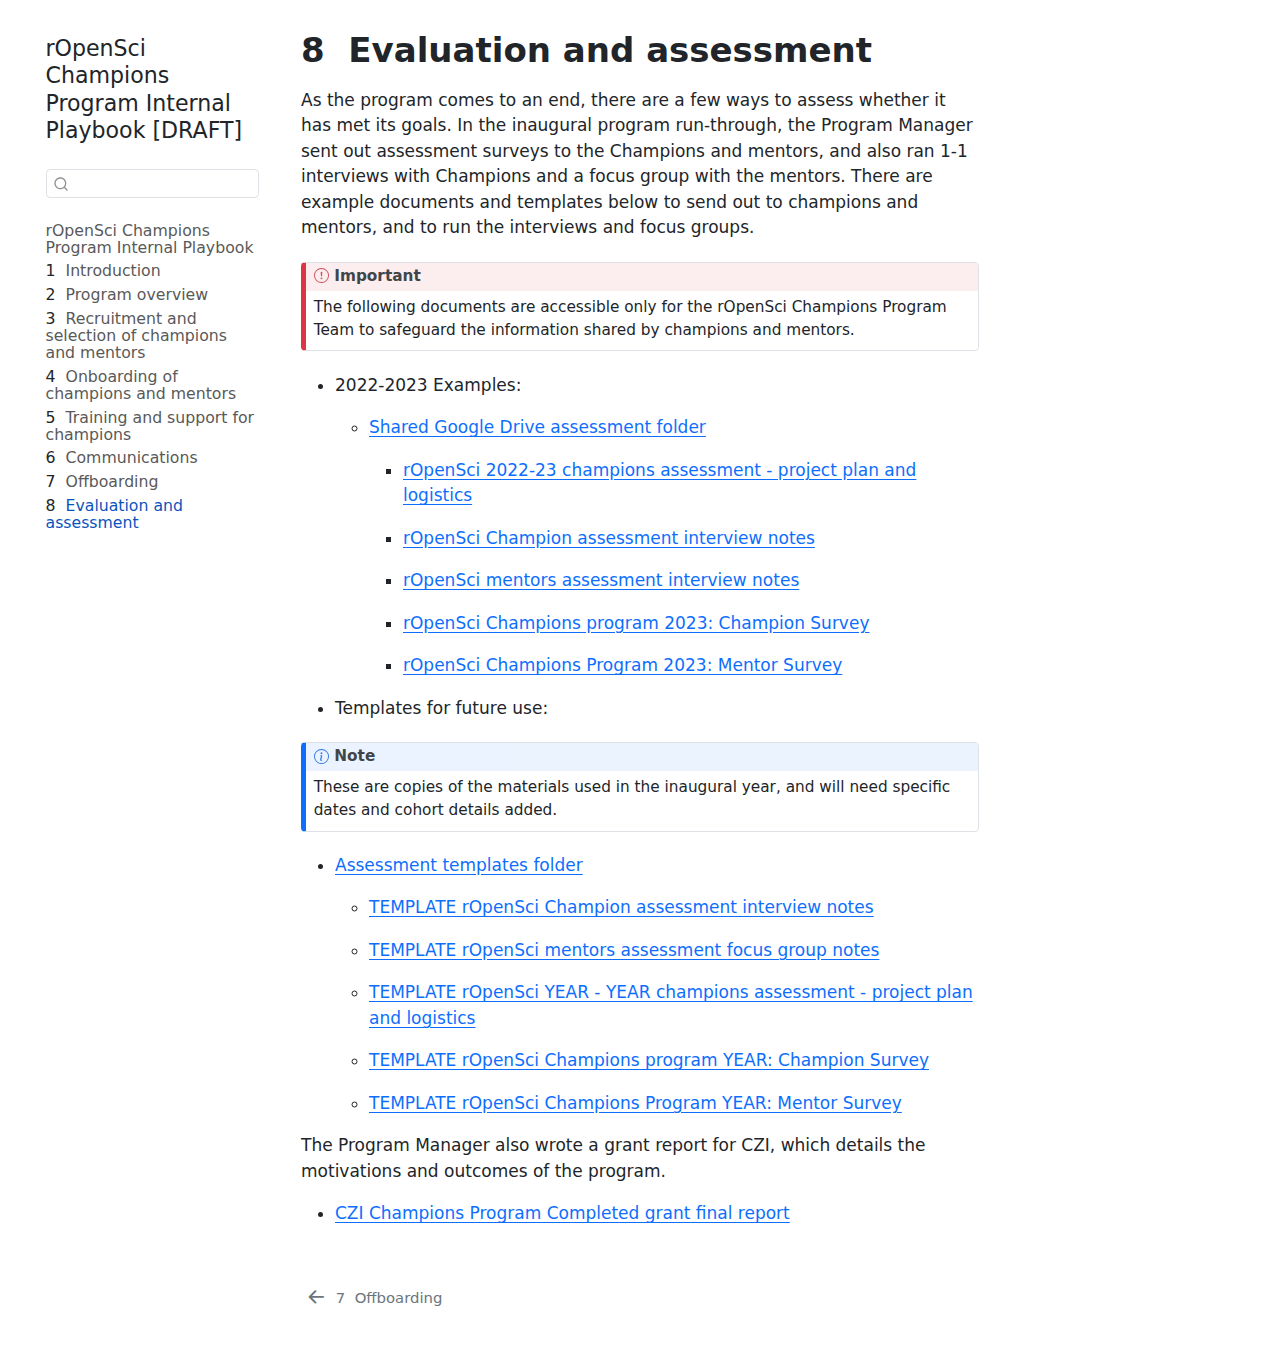
<file: docs/section-seven-evaluation-and-assessment.html>
<!DOCTYPE html>
<html xmlns="http://www.w3.org/1999/xhtml" lang="en" xml:lang="en"><head>

<meta charset="utf-8">
<meta name="generator" content="quarto-1.4.528">

<meta name="viewport" content="width=device-width, initial-scale=1.0, user-scalable=yes">


<title>rOpenSci Champions Program Internal Playbook [DRAFT] - 8&nbsp; Evaluation and assessment</title>
<style>
code{white-space: pre-wrap;}
span.smallcaps{font-variant: small-caps;}
div.columns{display: flex; gap: min(4vw, 1.5em);}
div.column{flex: auto; overflow-x: auto;}
div.hanging-indent{margin-left: 1.5em; text-indent: -1.5em;}
ul.task-list{list-style: none;}
ul.task-list li input[type="checkbox"] {
  width: 0.8em;
  margin: 0 0.8em 0.2em -1em; /* quarto-specific, see https://github.com/quarto-dev/quarto-cli/issues/4556 */ 
  vertical-align: middle;
}
</style>


<script src="site_libs/quarto-nav/quarto-nav.js"></script>
<script src="site_libs/quarto-nav/headroom.min.js"></script>
<script src="site_libs/clipboard/clipboard.min.js"></script>
<script src="site_libs/quarto-search/autocomplete.umd.js"></script>
<script src="site_libs/quarto-search/fuse.min.js"></script>
<script src="site_libs/quarto-search/quarto-search.js"></script>
<meta name="quarto:offset" content="./">
<link href="./section-six-offboarding.html" rel="prev">
<script src="site_libs/quarto-html/quarto.js"></script>
<script src="site_libs/quarto-html/popper.min.js"></script>
<script src="site_libs/quarto-html/tippy.umd.min.js"></script>
<script src="site_libs/quarto-html/anchor.min.js"></script>
<link href="site_libs/quarto-html/tippy.css" rel="stylesheet">
<link href="site_libs/quarto-html/quarto-syntax-highlighting.css" rel="stylesheet" id="quarto-text-highlighting-styles">
<script src="site_libs/bootstrap/bootstrap.min.js"></script>
<link href="site_libs/bootstrap/bootstrap-icons.css" rel="stylesheet">
<link href="site_libs/bootstrap/bootstrap.min.css" rel="stylesheet" id="quarto-bootstrap" data-mode="light">
<script id="quarto-search-options" type="application/json">{
  "location": "sidebar",
  "copy-button": false,
  "collapse-after": 3,
  "panel-placement": "start",
  "type": "textbox",
  "limit": 50,
  "keyboard-shortcut": [
    "f",
    "/",
    "s"
  ],
  "show-item-context": false,
  "language": {
    "search-no-results-text": "No results",
    "search-matching-documents-text": "matching documents",
    "search-copy-link-title": "Copy link to search",
    "search-hide-matches-text": "Hide additional matches",
    "search-more-match-text": "more match in this document",
    "search-more-matches-text": "more matches in this document",
    "search-clear-button-title": "Clear",
    "search-text-placeholder": "",
    "search-detached-cancel-button-title": "Cancel",
    "search-submit-button-title": "Submit",
    "search-label": "Search"
  }
}</script>


</head>

<body class="nav-sidebar floating">

<div id="quarto-search-results"></div>
  <header id="quarto-header" class="headroom fixed-top">
  <nav class="quarto-secondary-nav">
    <div class="container-fluid d-flex">
      <button type="button" class="quarto-btn-toggle btn" data-bs-toggle="collapse" data-bs-target=".quarto-sidebar-collapse-item" aria-controls="quarto-sidebar" aria-expanded="false" aria-label="Toggle sidebar navigation" onclick="if (window.quartoToggleHeadroom) { window.quartoToggleHeadroom(); }">
        <i class="bi bi-layout-text-sidebar-reverse"></i>
      </button>
        <nav class="quarto-page-breadcrumbs" aria-label="breadcrumb"><ol class="breadcrumb"><li class="breadcrumb-item"><a href="./section-seven-evaluation-and-assessment.html"><span class="chapter-number">8</span>&nbsp; <span class="chapter-title">Evaluation and assessment</span></a></li></ol></nav>
        <a class="flex-grow-1" role="button" data-bs-toggle="collapse" data-bs-target=".quarto-sidebar-collapse-item" aria-controls="quarto-sidebar" aria-expanded="false" aria-label="Toggle sidebar navigation" onclick="if (window.quartoToggleHeadroom) { window.quartoToggleHeadroom(); }">      
        </a>
      <button type="button" class="btn quarto-search-button" aria-label="" onclick="window.quartoOpenSearch();">
        <i class="bi bi-search"></i>
      </button>
    </div>
  </nav>
</header>
<!-- content -->
<div id="quarto-content" class="quarto-container page-columns page-rows-contents page-layout-article">
<!-- sidebar -->
  <nav id="quarto-sidebar" class="sidebar collapse collapse-horizontal quarto-sidebar-collapse-item sidebar-navigation floating overflow-auto">
    <div class="pt-lg-2 mt-2 text-left sidebar-header">
    <div class="sidebar-title mb-0 py-0">
      <a href="./">rOpenSci Champions Program Internal Playbook [DRAFT]</a> 
    </div>
      </div>
        <div class="mt-2 flex-shrink-0 align-items-center">
        <div class="sidebar-search">
        <div id="quarto-search" class="" title="Search"></div>
        </div>
        </div>
    <div class="sidebar-menu-container"> 
    <ul class="list-unstyled mt-1">
        <li class="sidebar-item">
  <div class="sidebar-item-container"> 
  <a href="./index.html" class="sidebar-item-text sidebar-link">
 <span class="menu-text">rOpenSci Champions Program Internal Playbook</span></a>
  </div>
</li>
        <li class="sidebar-item">
  <div class="sidebar-item-container"> 
  <a href="./introduction.html" class="sidebar-item-text sidebar-link">
 <span class="menu-text"><span class="chapter-number">1</span>&nbsp; <span class="chapter-title">Introduction</span></span></a>
  </div>
</li>
        <li class="sidebar-item">
  <div class="sidebar-item-container"> 
  <a href="./section-one-program-overview.html" class="sidebar-item-text sidebar-link">
 <span class="menu-text"><span class="chapter-number">2</span>&nbsp; <span class="chapter-title">Program overview</span></span></a>
  </div>
</li>
        <li class="sidebar-item">
  <div class="sidebar-item-container"> 
  <a href="./section-two-recruitment-and-selection-of-champions-and-mentors.html" class="sidebar-item-text sidebar-link">
 <span class="menu-text"><span class="chapter-number">3</span>&nbsp; <span class="chapter-title">Recruitment and selection of champions and mentors</span></span></a>
  </div>
</li>
        <li class="sidebar-item">
  <div class="sidebar-item-container"> 
  <a href="./section-three-onboarding-of-champions-and-mentors.html" class="sidebar-item-text sidebar-link">
 <span class="menu-text"><span class="chapter-number">4</span>&nbsp; <span class="chapter-title">Onboarding of champions and mentors</span></span></a>
  </div>
</li>
        <li class="sidebar-item">
  <div class="sidebar-item-container"> 
  <a href="./section-four-training-and-support-for-champions.html" class="sidebar-item-text sidebar-link">
 <span class="menu-text"><span class="chapter-number">5</span>&nbsp; <span class="chapter-title">Training and support for champions</span></span></a>
  </div>
</li>
        <li class="sidebar-item">
  <div class="sidebar-item-container"> 
  <a href="./section-five-communications.html" class="sidebar-item-text sidebar-link">
 <span class="menu-text"><span class="chapter-number">6</span>&nbsp; <span class="chapter-title">Communications</span></span></a>
  </div>
</li>
        <li class="sidebar-item">
  <div class="sidebar-item-container"> 
  <a href="./section-six-offboarding.html" class="sidebar-item-text sidebar-link">
 <span class="menu-text"><span class="chapter-number">7</span>&nbsp; <span class="chapter-title">Offboarding</span></span></a>
  </div>
</li>
        <li class="sidebar-item">
  <div class="sidebar-item-container"> 
  <a href="./section-seven-evaluation-and-assessment.html" class="sidebar-item-text sidebar-link active">
 <span class="menu-text"><span class="chapter-number">8</span>&nbsp; <span class="chapter-title">Evaluation and assessment</span></span></a>
  </div>
</li>
    </ul>
    </div>
</nav>
<div id="quarto-sidebar-glass" class="quarto-sidebar-collapse-item" data-bs-toggle="collapse" data-bs-target=".quarto-sidebar-collapse-item"></div>
<!-- margin-sidebar -->
    <div id="quarto-margin-sidebar" class="sidebar margin-sidebar">
        
    </div>
<!-- main -->
<main class="content" id="quarto-document-content">

<header id="title-block-header" class="quarto-title-block default">
<div class="quarto-title">
<h1 class="title"><span class="chapter-number">8</span>&nbsp; <span class="chapter-title">Evaluation and assessment</span></h1>
</div>



<div class="quarto-title-meta">

    
  
    
  </div>
  


</header>


<p>As the program comes to an end, there are a few ways to assess whether it has met its goals. In the inaugural program run-through, the Program Manager sent out assessment surveys to the Champions and mentors, and also ran 1-1 interviews with Champions and a focus group with the mentors. There are example documents and templates below to send out to champions and mentors, and to run the interviews and focus groups.&nbsp;</p>
<div class="callout callout-style-default callout-important callout-titled">
<div class="callout-header d-flex align-content-center">
<div class="callout-icon-container">
<i class="callout-icon"></i>
</div>
<div class="callout-title-container flex-fill">
Important
</div>
</div>
<div class="callout-body-container callout-body">
<p>The following documents are accessible only for the rOpenSci Champions Program Team to safeguard the information shared by champions and mentors.</p>
</div>
</div>
<ul>
<li><p>2022-2023 Examples:</p>
<ul>
<li><p><a href="https://drive.google.com/drive/folders/1pW8Vv5bWAO5TKLQnxPNOLNRrNdvbIwKb">Shared Google Drive assessment folder</a></p>
<ul>
<li><p><a href="https://docs.google.com/document/d/1EilQNcLesCLCippUq6_9cLGTpgLZX9dqu-a-Xh8a8RU/edit#heading=h.f7e3wltwsl9j">rOpenSci 2022-23 champions assessment - project plan and logistics</a></p></li>
<li><p><a href="https://docs.google.com/document/d/1CvOOKaPjLJ5OgVTYRikyc7Puj4zxWAUSD6P2g8MrdLs/edit#heading=h.iurup2fe9lsj">rOpenSci Champion assessment interview notes</a></p></li>
<li><p><a href="https://docs.google.com/document/d/17X7kpitNUWJ-6JXlyR1FhHJNGx0ReYJXGipdxGPMQkc/edit?usp=drive_link">rOpenSci mentors assessment interview notes</a>&nbsp;</p></li>
<li><p><a href="https://docs.google.com/forms/d/1ya_UPUu1edtPODp7eenvQIuQJAbqDs4KFSD8U5apr1I/edit">rOpenSci Champions program 2023: Champion Survey</a></p></li>
<li><p><a href="https://docs.google.com/forms/d/1jqO5NwkDSjJeRyut39E-kk7nyTPVouPWI5uSgOFB21g/edit">rOpenSci Champions Program 2023: Mentor Survey</a></p></li>
</ul></li>
</ul></li>
<li><p>Templates for future use:</p></li>
</ul>
<div class="callout callout-style-default callout-note callout-titled">
<div class="callout-header d-flex align-content-center">
<div class="callout-icon-container">
<i class="callout-icon"></i>
</div>
<div class="callout-title-container flex-fill">
Note
</div>
</div>
<div class="callout-body-container callout-body">
<p>These are copies of the materials used in the inaugural year, and will need specific dates and cohort details added.&nbsp;</p>
</div>
</div>
<ul>
<li><p><a href="https://drive.google.com/drive/folders/1ujZX4TEePiSLapDCohwhcT8SHKD1mtBk?usp=drive_link">Assessment templates folder</a>&nbsp;</p>
<ul>
<li><p><a href="https://drive.google.com/open?id=1RNBoAOEbqwPFubmJXhY_4eVTtmEhoF44dV8fa9gNF9o&amp;usp=drive_copy">TEMPLATE rOpenSci Champion assessment interview notes</a></p></li>
<li><p><a href="https://drive.google.com/open?id=1qGNdLqleRnnJPBlHke_WT2v0EqJ2JOlluYK7EzR4kG0&amp;usp=drive_copy">TEMPLATE rOpenSci mentors assessment focus group notes</a></p></li>
<li><p><a href="https://drive.google.com/open?id=1UJGaS0pucPrmjudI_0A7Klgjj6ZdYCt1sH5VFngK5-o&amp;usp=drive_copy">TEMPLATE rOpenSci YEAR - YEAR champions assessment - project plan and logistics</a></p></li>
<li><p><a href="https://docs.google.com/forms/d/1pjh2hN-2UCzqeqZFlBg4UFZ2p9Zj08fFsfCCjVrOPNQ/edit">TEMPLATE rOpenSci Champions program YEAR: Champion Survey</a></p></li>
<li><p><a href="https://docs.google.com/forms/d/1OWDN82HCuDQ7wZ6MArvGVjMSkcL6JbZR6VCMmQoWrT0/edit">TEMPLATE rOpenSci Champions Program YEAR: Mentor Survey</a>&nbsp;</p></li>
</ul></li>
</ul>
<p>The Program Manager also wrote a grant report for CZI, which details the motivations and outcomes of the program.&nbsp;</p>
<ul>
<li><a href="https://docs.google.com/document/d/1yxwsOa4-E7qinkxQjsB9uTBaedHZ4aC4CB8niwxrnUA/edit?usp=drive_link">CZI Champions Program Completed grant final report</a>&nbsp;</li>
</ul>



</main> <!-- /main -->
<script id="quarto-html-after-body" type="application/javascript">
window.document.addEventListener("DOMContentLoaded", function (event) {
  const toggleBodyColorMode = (bsSheetEl) => {
    const mode = bsSheetEl.getAttribute("data-mode");
    const bodyEl = window.document.querySelector("body");
    if (mode === "dark") {
      bodyEl.classList.add("quarto-dark");
      bodyEl.classList.remove("quarto-light");
    } else {
      bodyEl.classList.add("quarto-light");
      bodyEl.classList.remove("quarto-dark");
    }
  }
  const toggleBodyColorPrimary = () => {
    const bsSheetEl = window.document.querySelector("link#quarto-bootstrap");
    if (bsSheetEl) {
      toggleBodyColorMode(bsSheetEl);
    }
  }
  toggleBodyColorPrimary();  
  const icon = "";
  const anchorJS = new window.AnchorJS();
  anchorJS.options = {
    placement: 'right',
    icon: icon
  };
  anchorJS.add('.anchored');
  const isCodeAnnotation = (el) => {
    for (const clz of el.classList) {
      if (clz.startsWith('code-annotation-')) {                     
        return true;
      }
    }
    return false;
  }
  const clipboard = new window.ClipboardJS('.code-copy-button', {
    text: function(trigger) {
      const codeEl = trigger.previousElementSibling.cloneNode(true);
      for (const childEl of codeEl.children) {
        if (isCodeAnnotation(childEl)) {
          childEl.remove();
        }
      }
      return codeEl.innerText;
    }
  });
  clipboard.on('success', function(e) {
    // button target
    const button = e.trigger;
    // don't keep focus
    button.blur();
    // flash "checked"
    button.classList.add('code-copy-button-checked');
    var currentTitle = button.getAttribute("title");
    button.setAttribute("title", "Copied!");
    let tooltip;
    if (window.bootstrap) {
      button.setAttribute("data-bs-toggle", "tooltip");
      button.setAttribute("data-bs-placement", "left");
      button.setAttribute("data-bs-title", "Copied!");
      tooltip = new bootstrap.Tooltip(button, 
        { trigger: "manual", 
          customClass: "code-copy-button-tooltip",
          offset: [0, -8]});
      tooltip.show();    
    }
    setTimeout(function() {
      if (tooltip) {
        tooltip.hide();
        button.removeAttribute("data-bs-title");
        button.removeAttribute("data-bs-toggle");
        button.removeAttribute("data-bs-placement");
      }
      button.setAttribute("title", currentTitle);
      button.classList.remove('code-copy-button-checked');
    }, 1000);
    // clear code selection
    e.clearSelection();
  });
  function tippyHover(el, contentFn, onTriggerFn, onUntriggerFn) {
    const config = {
      allowHTML: true,
      maxWidth: 500,
      delay: 100,
      arrow: false,
      appendTo: function(el) {
          return el.parentElement;
      },
      interactive: true,
      interactiveBorder: 10,
      theme: 'quarto',
      placement: 'bottom-start',
    };
    if (contentFn) {
      config.content = contentFn;
    }
    if (onTriggerFn) {
      config.onTrigger = onTriggerFn;
    }
    if (onUntriggerFn) {
      config.onUntrigger = onUntriggerFn;
    }
    window.tippy(el, config); 
  }
  const noterefs = window.document.querySelectorAll('a[role="doc-noteref"]');
  for (var i=0; i<noterefs.length; i++) {
    const ref = noterefs[i];
    tippyHover(ref, function() {
      // use id or data attribute instead here
      let href = ref.getAttribute('data-footnote-href') || ref.getAttribute('href');
      try { href = new URL(href).hash; } catch {}
      const id = href.replace(/^#\/?/, "");
      const note = window.document.getElementById(id);
      return note.innerHTML;
    });
  }
  const xrefs = window.document.querySelectorAll('a.quarto-xref');
  const processXRef = (id, note) => {
    // Strip column container classes
    const stripColumnClz = (el) => {
      el.classList.remove("page-full", "page-columns");
      if (el.children) {
        for (const child of el.children) {
          stripColumnClz(child);
        }
      }
    }
    stripColumnClz(note)
    if (id === null || id.startsWith('sec-')) {
      // Special case sections, only their first couple elements
      const container = document.createElement("div");
      if (note.children && note.children.length > 2) {
        container.appendChild(note.children[0].cloneNode(true));
        for (let i = 1; i < note.children.length; i++) {
          const child = note.children[i];
          if (child.tagName === "P" && child.innerText === "") {
            continue;
          } else {
            container.appendChild(child.cloneNode(true));
            break;
          }
        }
        if (window.Quarto?.typesetMath) {
          window.Quarto.typesetMath(container);
        }
        return container.innerHTML
      } else {
        if (window.Quarto?.typesetMath) {
          window.Quarto.typesetMath(note);
        }
        return note.innerHTML;
      }
    } else {
      // Remove any anchor links if they are present
      const anchorLink = note.querySelector('a.anchorjs-link');
      if (anchorLink) {
        anchorLink.remove();
      }
      if (window.Quarto?.typesetMath) {
        window.Quarto.typesetMath(note);
      }
      return note.innerHTML;
    }
  }
  for (var i=0; i<xrefs.length; i++) {
    const xref = xrefs[i];
    tippyHover(xref, undefined, function(instance) {
      instance.disable();
      let url = xref.getAttribute('href');
      let hash = undefined; 
      if (url.startsWith('#')) {
        hash = url;
      } else {
        try { hash = new URL(url).hash; } catch {}
      }
      if (hash) {
        const id = hash.replace(/^#\/?/, "");
        const note = window.document.getElementById(id);
        if (note !== null) {
          try {
            const html = processXRef(id, note.cloneNode(true));
            instance.setContent(html);
          } finally {
            instance.enable();
            instance.show();
          }
        } else {
          // See if we can fetch this
          fetch(url.split('#')[0])
          .then(res => res.text())
          .then(html => {
            const parser = new DOMParser();
            const htmlDoc = parser.parseFromString(html, "text/html");
            const note = htmlDoc.getElementById(id);
            if (note !== null) {
              const html = processXRef(id, note);
              instance.setContent(html);
            } 
          }).finally(() => {
            instance.enable();
            instance.show();
          });
        }
      } else {
        // See if we can fetch a full url (with no hash to target)
        // This is a special case and we should probably do some content thinning / targeting
        fetch(url)
        .then(res => res.text())
        .then(html => {
          const parser = new DOMParser();
          const htmlDoc = parser.parseFromString(html, "text/html");
          const note = htmlDoc.querySelector('main.content');
          if (note !== null) {
            // This should only happen for chapter cross references
            // (since there is no id in the URL)
            // remove the first header
            if (note.children.length > 0 && note.children[0].tagName === "HEADER") {
              note.children[0].remove();
            }
            const html = processXRef(null, note);
            instance.setContent(html);
          } 
        }).finally(() => {
          instance.enable();
          instance.show();
        });
      }
    }, function(instance) {
    });
  }
      let selectedAnnoteEl;
      const selectorForAnnotation = ( cell, annotation) => {
        let cellAttr = 'data-code-cell="' + cell + '"';
        let lineAttr = 'data-code-annotation="' +  annotation + '"';
        const selector = 'span[' + cellAttr + '][' + lineAttr + ']';
        return selector;
      }
      const selectCodeLines = (annoteEl) => {
        const doc = window.document;
        const targetCell = annoteEl.getAttribute("data-target-cell");
        const targetAnnotation = annoteEl.getAttribute("data-target-annotation");
        const annoteSpan = window.document.querySelector(selectorForAnnotation(targetCell, targetAnnotation));
        const lines = annoteSpan.getAttribute("data-code-lines").split(",");
        const lineIds = lines.map((line) => {
          return targetCell + "-" + line;
        })
        let top = null;
        let height = null;
        let parent = null;
        if (lineIds.length > 0) {
            //compute the position of the single el (top and bottom and make a div)
            const el = window.document.getElementById(lineIds[0]);
            top = el.offsetTop;
            height = el.offsetHeight;
            parent = el.parentElement.parentElement;
          if (lineIds.length > 1) {
            const lastEl = window.document.getElementById(lineIds[lineIds.length - 1]);
            const bottom = lastEl.offsetTop + lastEl.offsetHeight;
            height = bottom - top;
          }
          if (top !== null && height !== null && parent !== null) {
            // cook up a div (if necessary) and position it 
            let div = window.document.getElementById("code-annotation-line-highlight");
            if (div === null) {
              div = window.document.createElement("div");
              div.setAttribute("id", "code-annotation-line-highlight");
              div.style.position = 'absolute';
              parent.appendChild(div);
            }
            div.style.top = top - 2 + "px";
            div.style.height = height + 4 + "px";
            div.style.left = 0;
            let gutterDiv = window.document.getElementById("code-annotation-line-highlight-gutter");
            if (gutterDiv === null) {
              gutterDiv = window.document.createElement("div");
              gutterDiv.setAttribute("id", "code-annotation-line-highlight-gutter");
              gutterDiv.style.position = 'absolute';
              const codeCell = window.document.getElementById(targetCell);
              const gutter = codeCell.querySelector('.code-annotation-gutter');
              gutter.appendChild(gutterDiv);
            }
            gutterDiv.style.top = top - 2 + "px";
            gutterDiv.style.height = height + 4 + "px";
          }
          selectedAnnoteEl = annoteEl;
        }
      };
      const unselectCodeLines = () => {
        const elementsIds = ["code-annotation-line-highlight", "code-annotation-line-highlight-gutter"];
        elementsIds.forEach((elId) => {
          const div = window.document.getElementById(elId);
          if (div) {
            div.remove();
          }
        });
        selectedAnnoteEl = undefined;
      };
        // Handle positioning of the toggle
    window.addEventListener(
      "resize",
      throttle(() => {
        elRect = undefined;
        if (selectedAnnoteEl) {
          selectCodeLines(selectedAnnoteEl);
        }
      }, 10)
    );
    function throttle(fn, ms) {
    let throttle = false;
    let timer;
      return (...args) => {
        if(!throttle) { // first call gets through
            fn.apply(this, args);
            throttle = true;
        } else { // all the others get throttled
            if(timer) clearTimeout(timer); // cancel #2
            timer = setTimeout(() => {
              fn.apply(this, args);
              timer = throttle = false;
            }, ms);
        }
      };
    }
      // Attach click handler to the DT
      const annoteDls = window.document.querySelectorAll('dt[data-target-cell]');
      for (const annoteDlNode of annoteDls) {
        annoteDlNode.addEventListener('click', (event) => {
          const clickedEl = event.target;
          if (clickedEl !== selectedAnnoteEl) {
            unselectCodeLines();
            const activeEl = window.document.querySelector('dt[data-target-cell].code-annotation-active');
            if (activeEl) {
              activeEl.classList.remove('code-annotation-active');
            }
            selectCodeLines(clickedEl);
            clickedEl.classList.add('code-annotation-active');
          } else {
            // Unselect the line
            unselectCodeLines();
            clickedEl.classList.remove('code-annotation-active');
          }
        });
      }
  const findCites = (el) => {
    const parentEl = el.parentElement;
    if (parentEl) {
      const cites = parentEl.dataset.cites;
      if (cites) {
        return {
          el,
          cites: cites.split(' ')
        };
      } else {
        return findCites(el.parentElement)
      }
    } else {
      return undefined;
    }
  };
  var bibliorefs = window.document.querySelectorAll('a[role="doc-biblioref"]');
  for (var i=0; i<bibliorefs.length; i++) {
    const ref = bibliorefs[i];
    const citeInfo = findCites(ref);
    if (citeInfo) {
      tippyHover(citeInfo.el, function() {
        var popup = window.document.createElement('div');
        citeInfo.cites.forEach(function(cite) {
          var citeDiv = window.document.createElement('div');
          citeDiv.classList.add('hanging-indent');
          citeDiv.classList.add('csl-entry');
          var biblioDiv = window.document.getElementById('ref-' + cite);
          if (biblioDiv) {
            citeDiv.innerHTML = biblioDiv.innerHTML;
          }
          popup.appendChild(citeDiv);
        });
        return popup.innerHTML;
      });
    }
  }
});
</script>
<nav class="page-navigation">
  <div class="nav-page nav-page-previous">
      <a href="./section-six-offboarding.html" class="pagination-link  aria-label=" &lt;span="">
        <i class="bi bi-arrow-left-short"></i> <span class="nav-page-text"><span class="chapter-number">7</span>&nbsp; <span class="chapter-title">Offboarding</span></span>
      </a>          
  </div>
  <div class="nav-page nav-page-next">
  </div>
</nav>
</div> <!-- /content -->




</body></html>
</file>
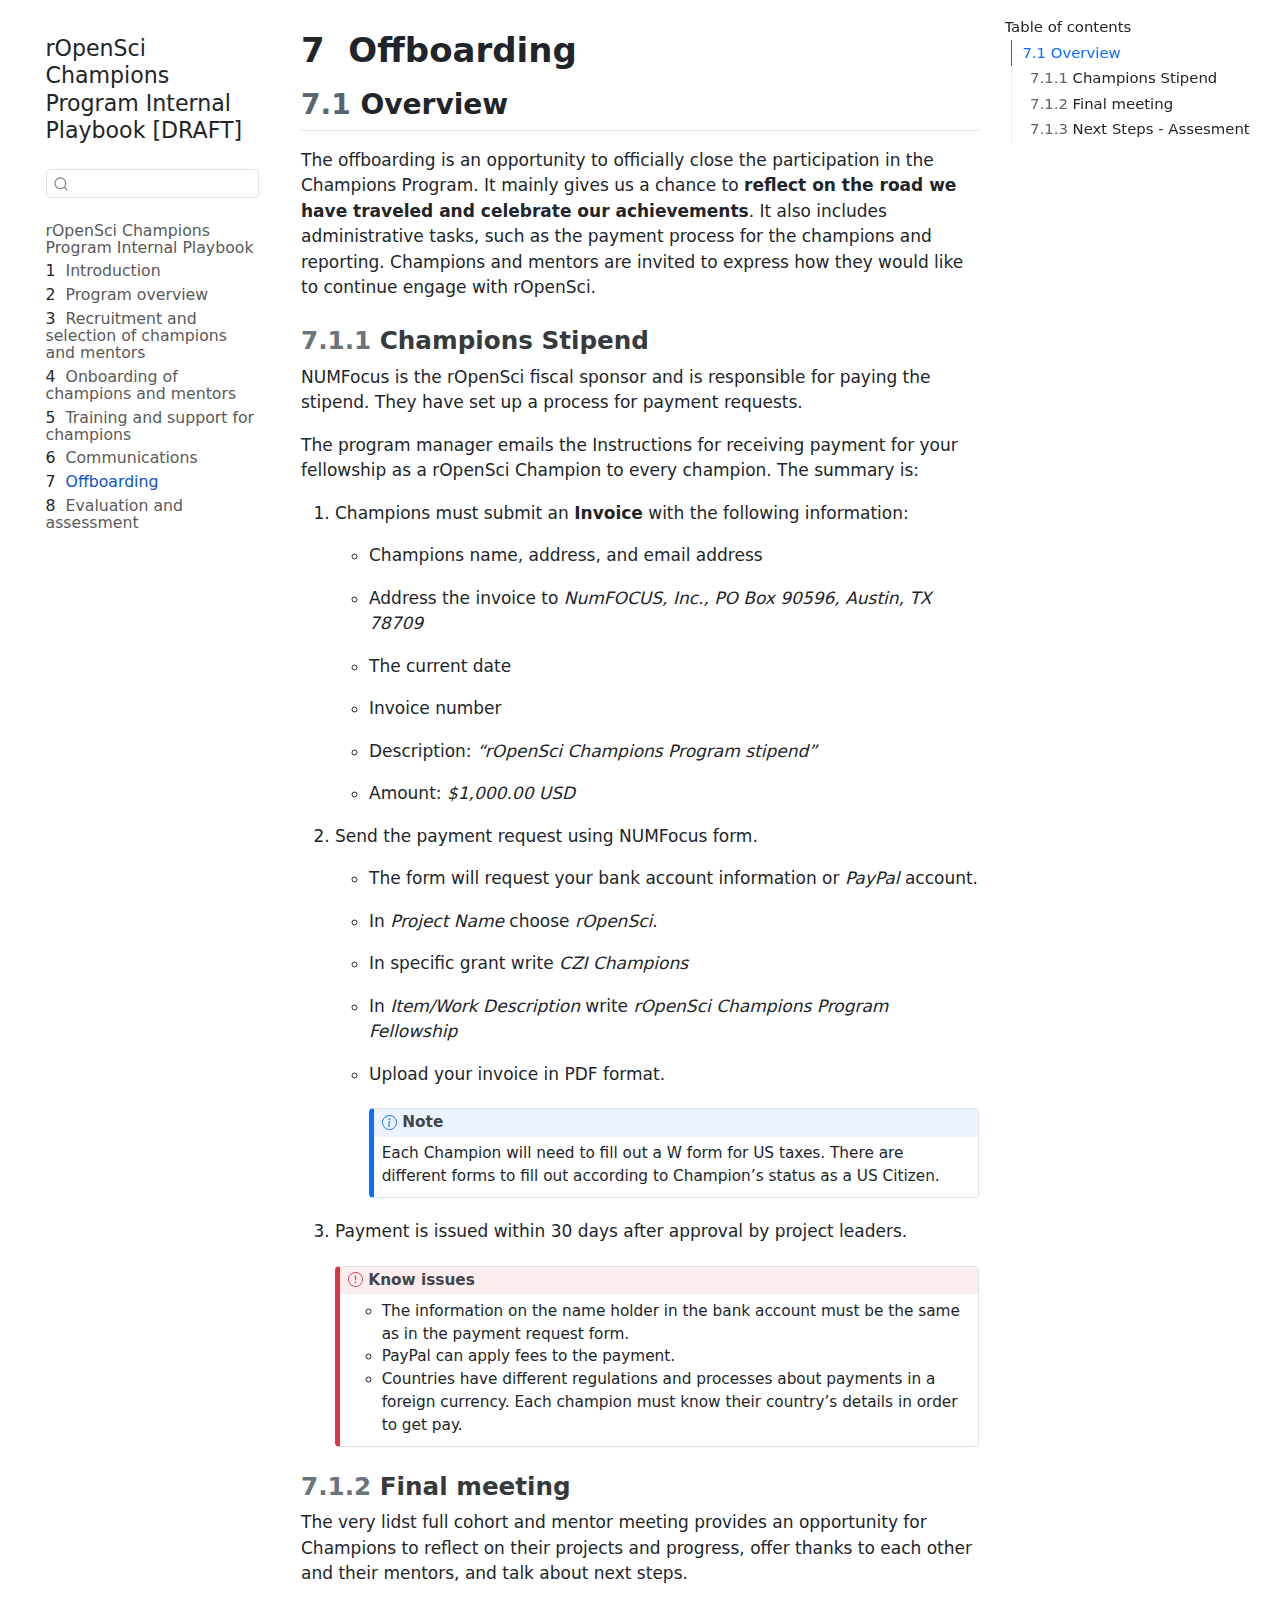
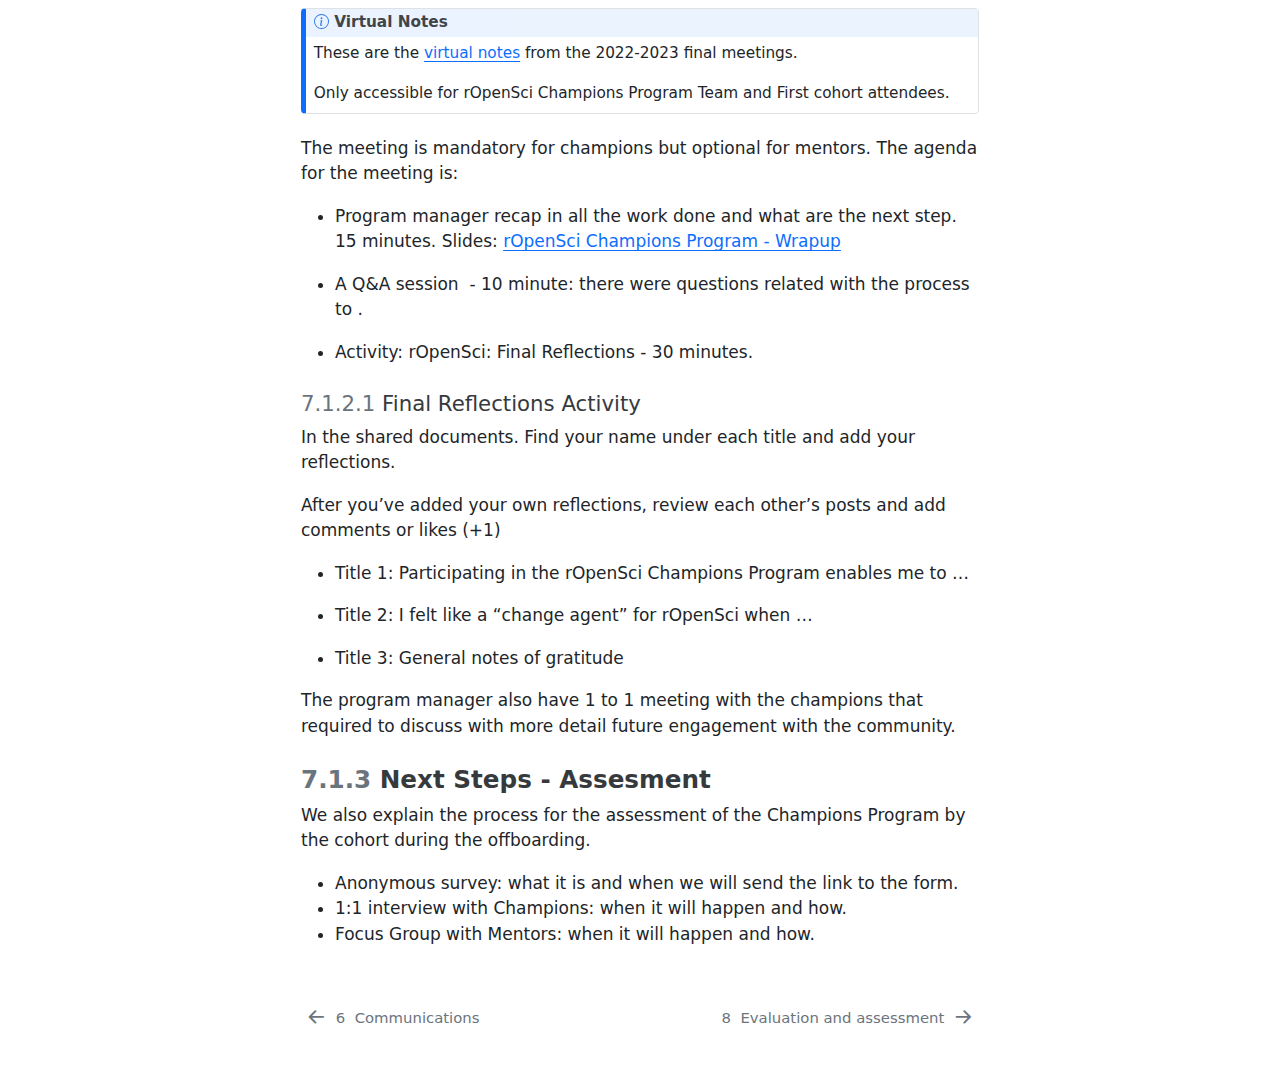
<file: docs/section-six-offboarding.html>
<!DOCTYPE html>
<html xmlns="http://www.w3.org/1999/xhtml" lang="en" xml:lang="en"><head>

<meta charset="utf-8">
<meta name="generator" content="quarto-1.4.528">

<meta name="viewport" content="width=device-width, initial-scale=1.0, user-scalable=yes">


<title>rOpenSci Champions Program Internal Playbook [DRAFT] - 7&nbsp; Offboarding</title>
<style>
code{white-space: pre-wrap;}
span.smallcaps{font-variant: small-caps;}
div.columns{display: flex; gap: min(4vw, 1.5em);}
div.column{flex: auto; overflow-x: auto;}
div.hanging-indent{margin-left: 1.5em; text-indent: -1.5em;}
ul.task-list{list-style: none;}
ul.task-list li input[type="checkbox"] {
  width: 0.8em;
  margin: 0 0.8em 0.2em -1em; /* quarto-specific, see https://github.com/quarto-dev/quarto-cli/issues/4556 */ 
  vertical-align: middle;
}
</style>


<script src="site_libs/quarto-nav/quarto-nav.js"></script>
<script src="site_libs/quarto-nav/headroom.min.js"></script>
<script src="site_libs/clipboard/clipboard.min.js"></script>
<script src="site_libs/quarto-search/autocomplete.umd.js"></script>
<script src="site_libs/quarto-search/fuse.min.js"></script>
<script src="site_libs/quarto-search/quarto-search.js"></script>
<meta name="quarto:offset" content="./">
<link href="./section-seven-evaluation-and-assessment.html" rel="next">
<link href="./section-five-communications.html" rel="prev">
<script src="site_libs/quarto-html/quarto.js"></script>
<script src="site_libs/quarto-html/popper.min.js"></script>
<script src="site_libs/quarto-html/tippy.umd.min.js"></script>
<script src="site_libs/quarto-html/anchor.min.js"></script>
<link href="site_libs/quarto-html/tippy.css" rel="stylesheet">
<link href="site_libs/quarto-html/quarto-syntax-highlighting.css" rel="stylesheet" id="quarto-text-highlighting-styles">
<script src="site_libs/bootstrap/bootstrap.min.js"></script>
<link href="site_libs/bootstrap/bootstrap-icons.css" rel="stylesheet">
<link href="site_libs/bootstrap/bootstrap.min.css" rel="stylesheet" id="quarto-bootstrap" data-mode="light">
<script id="quarto-search-options" type="application/json">{
  "location": "sidebar",
  "copy-button": false,
  "collapse-after": 3,
  "panel-placement": "start",
  "type": "textbox",
  "limit": 50,
  "keyboard-shortcut": [
    "f",
    "/",
    "s"
  ],
  "show-item-context": false,
  "language": {
    "search-no-results-text": "No results",
    "search-matching-documents-text": "matching documents",
    "search-copy-link-title": "Copy link to search",
    "search-hide-matches-text": "Hide additional matches",
    "search-more-match-text": "more match in this document",
    "search-more-matches-text": "more matches in this document",
    "search-clear-button-title": "Clear",
    "search-text-placeholder": "",
    "search-detached-cancel-button-title": "Cancel",
    "search-submit-button-title": "Submit",
    "search-label": "Search"
  }
}</script>


</head>

<body class="nav-sidebar floating">

<div id="quarto-search-results"></div>
  <header id="quarto-header" class="headroom fixed-top">
  <nav class="quarto-secondary-nav">
    <div class="container-fluid d-flex">
      <button type="button" class="quarto-btn-toggle btn" data-bs-toggle="collapse" data-bs-target=".quarto-sidebar-collapse-item" aria-controls="quarto-sidebar" aria-expanded="false" aria-label="Toggle sidebar navigation" onclick="if (window.quartoToggleHeadroom) { window.quartoToggleHeadroom(); }">
        <i class="bi bi-layout-text-sidebar-reverse"></i>
      </button>
        <nav class="quarto-page-breadcrumbs" aria-label="breadcrumb"><ol class="breadcrumb"><li class="breadcrumb-item"><a href="./section-six-offboarding.html"><span class="chapter-number">7</span>&nbsp; <span class="chapter-title">Offboarding</span></a></li></ol></nav>
        <a class="flex-grow-1" role="button" data-bs-toggle="collapse" data-bs-target=".quarto-sidebar-collapse-item" aria-controls="quarto-sidebar" aria-expanded="false" aria-label="Toggle sidebar navigation" onclick="if (window.quartoToggleHeadroom) { window.quartoToggleHeadroom(); }">      
        </a>
      <button type="button" class="btn quarto-search-button" aria-label="" onclick="window.quartoOpenSearch();">
        <i class="bi bi-search"></i>
      </button>
    </div>
  </nav>
</header>
<!-- content -->
<div id="quarto-content" class="quarto-container page-columns page-rows-contents page-layout-article">
<!-- sidebar -->
  <nav id="quarto-sidebar" class="sidebar collapse collapse-horizontal quarto-sidebar-collapse-item sidebar-navigation floating overflow-auto">
    <div class="pt-lg-2 mt-2 text-left sidebar-header">
    <div class="sidebar-title mb-0 py-0">
      <a href="./">rOpenSci Champions Program Internal Playbook [DRAFT]</a> 
    </div>
      </div>
        <div class="mt-2 flex-shrink-0 align-items-center">
        <div class="sidebar-search">
        <div id="quarto-search" class="" title="Search"></div>
        </div>
        </div>
    <div class="sidebar-menu-container"> 
    <ul class="list-unstyled mt-1">
        <li class="sidebar-item">
  <div class="sidebar-item-container"> 
  <a href="./index.html" class="sidebar-item-text sidebar-link">
 <span class="menu-text">rOpenSci Champions Program Internal Playbook</span></a>
  </div>
</li>
        <li class="sidebar-item">
  <div class="sidebar-item-container"> 
  <a href="./introduction.html" class="sidebar-item-text sidebar-link">
 <span class="menu-text"><span class="chapter-number">1</span>&nbsp; <span class="chapter-title">Introduction</span></span></a>
  </div>
</li>
        <li class="sidebar-item">
  <div class="sidebar-item-container"> 
  <a href="./section-one-program-overview.html" class="sidebar-item-text sidebar-link">
 <span class="menu-text"><span class="chapter-number">2</span>&nbsp; <span class="chapter-title">Program overview</span></span></a>
  </div>
</li>
        <li class="sidebar-item">
  <div class="sidebar-item-container"> 
  <a href="./section-two-recruitment-and-selection-of-champions-and-mentors.html" class="sidebar-item-text sidebar-link">
 <span class="menu-text"><span class="chapter-number">3</span>&nbsp; <span class="chapter-title">Recruitment and selection of champions and mentors</span></span></a>
  </div>
</li>
        <li class="sidebar-item">
  <div class="sidebar-item-container"> 
  <a href="./section-three-onboarding-of-champions-and-mentors.html" class="sidebar-item-text sidebar-link">
 <span class="menu-text"><span class="chapter-number">4</span>&nbsp; <span class="chapter-title">Onboarding of champions and mentors</span></span></a>
  </div>
</li>
        <li class="sidebar-item">
  <div class="sidebar-item-container"> 
  <a href="./section-four-training-and-support-for-champions.html" class="sidebar-item-text sidebar-link">
 <span class="menu-text"><span class="chapter-number">5</span>&nbsp; <span class="chapter-title">Training and support for champions</span></span></a>
  </div>
</li>
        <li class="sidebar-item">
  <div class="sidebar-item-container"> 
  <a href="./section-five-communications.html" class="sidebar-item-text sidebar-link">
 <span class="menu-text"><span class="chapter-number">6</span>&nbsp; <span class="chapter-title">Communications</span></span></a>
  </div>
</li>
        <li class="sidebar-item">
  <div class="sidebar-item-container"> 
  <a href="./section-six-offboarding.html" class="sidebar-item-text sidebar-link active">
 <span class="menu-text"><span class="chapter-number">7</span>&nbsp; <span class="chapter-title">Offboarding</span></span></a>
  </div>
</li>
        <li class="sidebar-item">
  <div class="sidebar-item-container"> 
  <a href="./section-seven-evaluation-and-assessment.html" class="sidebar-item-text sidebar-link">
 <span class="menu-text"><span class="chapter-number">8</span>&nbsp; <span class="chapter-title">Evaluation and assessment</span></span></a>
  </div>
</li>
    </ul>
    </div>
</nav>
<div id="quarto-sidebar-glass" class="quarto-sidebar-collapse-item" data-bs-toggle="collapse" data-bs-target=".quarto-sidebar-collapse-item"></div>
<!-- margin-sidebar -->
    <div id="quarto-margin-sidebar" class="sidebar margin-sidebar">
        <nav id="TOC" role="doc-toc" class="toc-active">
    <h2 id="toc-title">Table of contents</h2>
   
  <ul>
  <li><a href="#overview" id="toc-overview" class="nav-link active" data-scroll-target="#overview"><span class="header-section-number">7.1</span> Overview&nbsp;</a>
  <ul class="collapse">
  <li><a href="#champions-stipend" id="toc-champions-stipend" class="nav-link" data-scroll-target="#champions-stipend"><span class="header-section-number">7.1.1</span> Champions Stipend</a></li>
  <li><a href="#final-meeting" id="toc-final-meeting" class="nav-link" data-scroll-target="#final-meeting"><span class="header-section-number">7.1.2</span> Final meeting&nbsp;</a></li>
  <li><a href="#next-steps---assesment" id="toc-next-steps---assesment" class="nav-link" data-scroll-target="#next-steps---assesment"><span class="header-section-number">7.1.3</span> Next Steps - Assesment</a></li>
  </ul></li>
  </ul>
</nav>
    </div>
<!-- main -->
<main class="content" id="quarto-document-content">

<header id="title-block-header" class="quarto-title-block default">
<div class="quarto-title">
<h1 class="title"><span class="chapter-number">7</span>&nbsp; <span class="chapter-title">Offboarding</span></h1>
</div>



<div class="quarto-title-meta">

    
  
    
  </div>
  


</header>


<section id="overview" class="level2" data-number="7.1">
<h2 data-number="7.1" class="anchored" data-anchor-id="overview"><span class="header-section-number">7.1</span> Overview&nbsp;</h2>
<p>The offboarding is an opportunity to officially close the participation in the Champions Program. It mainly gives us a chance to <strong>reflect on the road we have traveled and celebrate our achievements</strong>. It also includes administrative tasks, such as the payment process for the champions and reporting. Champions and mentors are invited to express how they would like to continue engage with rOpenSci.</p>
<section id="champions-stipend" class="level3" data-number="7.1.1">
<h3 data-number="7.1.1" class="anchored" data-anchor-id="champions-stipend"><span class="header-section-number">7.1.1</span> Champions Stipend</h3>
<p>NUMFocus is the rOpenSci fiscal sponsor and is responsible for paying the stipend. They have set up a process for payment requests.</p>
<p>The program manager emails the Instructions for receiving payment for your fellowship as a rOpenSci Champion to every champion. The summary is:</p>
<ol type="1">
<li><p>Champions must submit an <strong>Invoice</strong> with the following information:</p>
<ul>
<li><p>Champions name, address, and email address</p></li>
<li><p>Address the invoice to <em>NumFOCUS, Inc., PO Box 90596, Austin, TX 78709</em></p></li>
<li><p>The current date</p></li>
<li><p>Invoice number</p></li>
<li><p>Description: <em>“rOpenSci Champions Program stipend”</em>&nbsp;</p></li>
<li><p>Amount: <em>$1,000.00 USD</em></p></li>
</ul></li>
<li><p>Send the payment request using NUMFocus form.</p>
<ul>
<li><p>The form will request your bank account information or <em>PayPal</em> account.</p></li>
<li><p>In <em>Project Name</em> choose <em>rOpenSci</em>.</p></li>
<li><p>In specific grant write <em>CZI Champions</em></p></li>
<li><p>In <em>Item/Work Description</em> write <em>rOpenSci Champions Program Fellowship</em></p></li>
<li><p>Upload your invoice in PDF format.</p>
<div class="callout callout-style-default callout-note callout-titled">
<div class="callout-header d-flex align-content-center">
<div class="callout-icon-container">
<i class="callout-icon"></i>
</div>
<div class="callout-title-container flex-fill">
Note
</div>
</div>
<div class="callout-body-container callout-body">
<p>Each Champion will need to fill out a W form for US taxes. There are different forms to fill out according to Champion’s status as a US Citizen.</p>
</div>
</div></li>
</ul></li>
<li><p>Payment is issued within 30 days after approval by project leaders.</p>
<div class="callout callout-style-default callout-important callout-titled">
<div class="callout-header d-flex align-content-center">
<div class="callout-icon-container">
<i class="callout-icon"></i>
</div>
<div class="callout-title-container flex-fill">
Know issues
</div>
</div>
<div class="callout-body-container callout-body">
<ul>
<li>The information on the name holder in the bank account must be the same as in the payment request form.</li>
<li>PayPal can apply fees to the payment.</li>
<li>Countries have different regulations and processes about payments in a foreign currency. Each champion must know their country’s details in order to get pay.</li>
</ul>
</div>
</div></li>
</ol>
</section>
<section id="final-meeting" class="level3" data-number="7.1.2">
<h3 data-number="7.1.2" class="anchored" data-anchor-id="final-meeting"><span class="header-section-number">7.1.2</span> Final meeting&nbsp;</h3>
<p>The very lidst full cohort and mentor meeting provides an opportunity for Champions to reflect on their projects and progress, offer thanks to each other and their mentors, and talk about next steps.</p>
<div class="callout callout-style-default callout-note callout-titled">
<div class="callout-header d-flex align-content-center">
<div class="callout-icon-container">
<i class="callout-icon"></i>
</div>
<div class="callout-title-container flex-fill">
Virtual Notes
</div>
</div>
<div class="callout-body-container callout-body">
<p>These are the <a href="https://docs.google.com/document/d/14uVy79h7F-qiqJbqjnFNxfRyaCldbhsgbQxZcaCyhxI/edit#heading=h.nt54rmdn6k7z">virtual notes</a> from the 2022-2023 final meetings.&nbsp;</p>
<p>Only accessible for rOpenSci Champions Program Team and First cohort attendees.</p>
</div>
</div>
<p>The meeting is mandatory for champions but optional for mentors. The agenda for the meeting is:</p>
<ul>
<li><p>Program manager recap in all the work done and what are the next step. 15 minutes. Slides: <a href="https://docs.google.com/presentation/d/1tukcGlzDZ2iqwqco-sQZVUEK5gAVAbkbFrLKL58cvAg/edit?usp=sharing">rOpenSci Champions Program - Wrapup</a>&nbsp;</p></li>
<li><p>A Q&amp;A session&nbsp; - 10 minute: there were questions related with the process to .</p></li>
<li><p>Activity: rOpenSci: Final Reflections - 30 minutes.</p></li>
</ul>
<section id="final-reflections-activity" class="level4" data-number="7.1.2.1">
<h4 data-number="7.1.2.1" class="anchored" data-anchor-id="final-reflections-activity"><span class="header-section-number">7.1.2.1</span> Final Reflections Activity</h4>
<p>In the shared documents. Find your name under each title and add your reflections.&nbsp;</p>
<p>After you’ve added your own reflections, review each other’s posts and add comments or likes (+1)</p>
<ul>
<li><p>Title 1: Participating in the rOpenSci Champions Program enables me to …</p></li>
<li><p>Title 2: I felt like a “change agent” for rOpenSci when …</p></li>
<li><p>Title 3: General notes of gratitude</p></li>
</ul>
<p>The program manager also have 1 to 1 meeting with the champions that required to discuss with more detail future engagement with the community.</p>
</section>
</section>
<section id="next-steps---assesment" class="level3" data-number="7.1.3">
<h3 data-number="7.1.3" class="anchored" data-anchor-id="next-steps---assesment"><span class="header-section-number">7.1.3</span> Next Steps - Assesment</h3>
<p>We also explain the process for the assessment of the Champions Program by the cohort during the offboarding.</p>
<ul>
<li>Anonymous survey: what it is and when we will send the link to the form.</li>
<li>1:1 interview with Champions: when it will happen and how.</li>
<li>Focus Group with Mentors: when it will happen and how.</li>
</ul>


</section>
</section>

</main> <!-- /main -->
<script id="quarto-html-after-body" type="application/javascript">
window.document.addEventListener("DOMContentLoaded", function (event) {
  const toggleBodyColorMode = (bsSheetEl) => {
    const mode = bsSheetEl.getAttribute("data-mode");
    const bodyEl = window.document.querySelector("body");
    if (mode === "dark") {
      bodyEl.classList.add("quarto-dark");
      bodyEl.classList.remove("quarto-light");
    } else {
      bodyEl.classList.add("quarto-light");
      bodyEl.classList.remove("quarto-dark");
    }
  }
  const toggleBodyColorPrimary = () => {
    const bsSheetEl = window.document.querySelector("link#quarto-bootstrap");
    if (bsSheetEl) {
      toggleBodyColorMode(bsSheetEl);
    }
  }
  toggleBodyColorPrimary();  
  const icon = "";
  const anchorJS = new window.AnchorJS();
  anchorJS.options = {
    placement: 'right',
    icon: icon
  };
  anchorJS.add('.anchored');
  const isCodeAnnotation = (el) => {
    for (const clz of el.classList) {
      if (clz.startsWith('code-annotation-')) {                     
        return true;
      }
    }
    return false;
  }
  const clipboard = new window.ClipboardJS('.code-copy-button', {
    text: function(trigger) {
      const codeEl = trigger.previousElementSibling.cloneNode(true);
      for (const childEl of codeEl.children) {
        if (isCodeAnnotation(childEl)) {
          childEl.remove();
        }
      }
      return codeEl.innerText;
    }
  });
  clipboard.on('success', function(e) {
    // button target
    const button = e.trigger;
    // don't keep focus
    button.blur();
    // flash "checked"
    button.classList.add('code-copy-button-checked');
    var currentTitle = button.getAttribute("title");
    button.setAttribute("title", "Copied!");
    let tooltip;
    if (window.bootstrap) {
      button.setAttribute("data-bs-toggle", "tooltip");
      button.setAttribute("data-bs-placement", "left");
      button.setAttribute("data-bs-title", "Copied!");
      tooltip = new bootstrap.Tooltip(button, 
        { trigger: "manual", 
          customClass: "code-copy-button-tooltip",
          offset: [0, -8]});
      tooltip.show();    
    }
    setTimeout(function() {
      if (tooltip) {
        tooltip.hide();
        button.removeAttribute("data-bs-title");
        button.removeAttribute("data-bs-toggle");
        button.removeAttribute("data-bs-placement");
      }
      button.setAttribute("title", currentTitle);
      button.classList.remove('code-copy-button-checked');
    }, 1000);
    // clear code selection
    e.clearSelection();
  });
  function tippyHover(el, contentFn, onTriggerFn, onUntriggerFn) {
    const config = {
      allowHTML: true,
      maxWidth: 500,
      delay: 100,
      arrow: false,
      appendTo: function(el) {
          return el.parentElement;
      },
      interactive: true,
      interactiveBorder: 10,
      theme: 'quarto',
      placement: 'bottom-start',
    };
    if (contentFn) {
      config.content = contentFn;
    }
    if (onTriggerFn) {
      config.onTrigger = onTriggerFn;
    }
    if (onUntriggerFn) {
      config.onUntrigger = onUntriggerFn;
    }
    window.tippy(el, config); 
  }
  const noterefs = window.document.querySelectorAll('a[role="doc-noteref"]');
  for (var i=0; i<noterefs.length; i++) {
    const ref = noterefs[i];
    tippyHover(ref, function() {
      // use id or data attribute instead here
      let href = ref.getAttribute('data-footnote-href') || ref.getAttribute('href');
      try { href = new URL(href).hash; } catch {}
      const id = href.replace(/^#\/?/, "");
      const note = window.document.getElementById(id);
      return note.innerHTML;
    });
  }
  const xrefs = window.document.querySelectorAll('a.quarto-xref');
  const processXRef = (id, note) => {
    // Strip column container classes
    const stripColumnClz = (el) => {
      el.classList.remove("page-full", "page-columns");
      if (el.children) {
        for (const child of el.children) {
          stripColumnClz(child);
        }
      }
    }
    stripColumnClz(note)
    if (id === null || id.startsWith('sec-')) {
      // Special case sections, only their first couple elements
      const container = document.createElement("div");
      if (note.children && note.children.length > 2) {
        container.appendChild(note.children[0].cloneNode(true));
        for (let i = 1; i < note.children.length; i++) {
          const child = note.children[i];
          if (child.tagName === "P" && child.innerText === "") {
            continue;
          } else {
            container.appendChild(child.cloneNode(true));
            break;
          }
        }
        if (window.Quarto?.typesetMath) {
          window.Quarto.typesetMath(container);
        }
        return container.innerHTML
      } else {
        if (window.Quarto?.typesetMath) {
          window.Quarto.typesetMath(note);
        }
        return note.innerHTML;
      }
    } else {
      // Remove any anchor links if they are present
      const anchorLink = note.querySelector('a.anchorjs-link');
      if (anchorLink) {
        anchorLink.remove();
      }
      if (window.Quarto?.typesetMath) {
        window.Quarto.typesetMath(note);
      }
      return note.innerHTML;
    }
  }
  for (var i=0; i<xrefs.length; i++) {
    const xref = xrefs[i];
    tippyHover(xref, undefined, function(instance) {
      instance.disable();
      let url = xref.getAttribute('href');
      let hash = undefined; 
      if (url.startsWith('#')) {
        hash = url;
      } else {
        try { hash = new URL(url).hash; } catch {}
      }
      if (hash) {
        const id = hash.replace(/^#\/?/, "");
        const note = window.document.getElementById(id);
        if (note !== null) {
          try {
            const html = processXRef(id, note.cloneNode(true));
            instance.setContent(html);
          } finally {
            instance.enable();
            instance.show();
          }
        } else {
          // See if we can fetch this
          fetch(url.split('#')[0])
          .then(res => res.text())
          .then(html => {
            const parser = new DOMParser();
            const htmlDoc = parser.parseFromString(html, "text/html");
            const note = htmlDoc.getElementById(id);
            if (note !== null) {
              const html = processXRef(id, note);
              instance.setContent(html);
            } 
          }).finally(() => {
            instance.enable();
            instance.show();
          });
        }
      } else {
        // See if we can fetch a full url (with no hash to target)
        // This is a special case and we should probably do some content thinning / targeting
        fetch(url)
        .then(res => res.text())
        .then(html => {
          const parser = new DOMParser();
          const htmlDoc = parser.parseFromString(html, "text/html");
          const note = htmlDoc.querySelector('main.content');
          if (note !== null) {
            // This should only happen for chapter cross references
            // (since there is no id in the URL)
            // remove the first header
            if (note.children.length > 0 && note.children[0].tagName === "HEADER") {
              note.children[0].remove();
            }
            const html = processXRef(null, note);
            instance.setContent(html);
          } 
        }).finally(() => {
          instance.enable();
          instance.show();
        });
      }
    }, function(instance) {
    });
  }
      let selectedAnnoteEl;
      const selectorForAnnotation = ( cell, annotation) => {
        let cellAttr = 'data-code-cell="' + cell + '"';
        let lineAttr = 'data-code-annotation="' +  annotation + '"';
        const selector = 'span[' + cellAttr + '][' + lineAttr + ']';
        return selector;
      }
      const selectCodeLines = (annoteEl) => {
        const doc = window.document;
        const targetCell = annoteEl.getAttribute("data-target-cell");
        const targetAnnotation = annoteEl.getAttribute("data-target-annotation");
        const annoteSpan = window.document.querySelector(selectorForAnnotation(targetCell, targetAnnotation));
        const lines = annoteSpan.getAttribute("data-code-lines").split(",");
        const lineIds = lines.map((line) => {
          return targetCell + "-" + line;
        })
        let top = null;
        let height = null;
        let parent = null;
        if (lineIds.length > 0) {
            //compute the position of the single el (top and bottom and make a div)
            const el = window.document.getElementById(lineIds[0]);
            top = el.offsetTop;
            height = el.offsetHeight;
            parent = el.parentElement.parentElement;
          if (lineIds.length > 1) {
            const lastEl = window.document.getElementById(lineIds[lineIds.length - 1]);
            const bottom = lastEl.offsetTop + lastEl.offsetHeight;
            height = bottom - top;
          }
          if (top !== null && height !== null && parent !== null) {
            // cook up a div (if necessary) and position it 
            let div = window.document.getElementById("code-annotation-line-highlight");
            if (div === null) {
              div = window.document.createElement("div");
              div.setAttribute("id", "code-annotation-line-highlight");
              div.style.position = 'absolute';
              parent.appendChild(div);
            }
            div.style.top = top - 2 + "px";
            div.style.height = height + 4 + "px";
            div.style.left = 0;
            let gutterDiv = window.document.getElementById("code-annotation-line-highlight-gutter");
            if (gutterDiv === null) {
              gutterDiv = window.document.createElement("div");
              gutterDiv.setAttribute("id", "code-annotation-line-highlight-gutter");
              gutterDiv.style.position = 'absolute';
              const codeCell = window.document.getElementById(targetCell);
              const gutter = codeCell.querySelector('.code-annotation-gutter');
              gutter.appendChild(gutterDiv);
            }
            gutterDiv.style.top = top - 2 + "px";
            gutterDiv.style.height = height + 4 + "px";
          }
          selectedAnnoteEl = annoteEl;
        }
      };
      const unselectCodeLines = () => {
        const elementsIds = ["code-annotation-line-highlight", "code-annotation-line-highlight-gutter"];
        elementsIds.forEach((elId) => {
          const div = window.document.getElementById(elId);
          if (div) {
            div.remove();
          }
        });
        selectedAnnoteEl = undefined;
      };
        // Handle positioning of the toggle
    window.addEventListener(
      "resize",
      throttle(() => {
        elRect = undefined;
        if (selectedAnnoteEl) {
          selectCodeLines(selectedAnnoteEl);
        }
      }, 10)
    );
    function throttle(fn, ms) {
    let throttle = false;
    let timer;
      return (...args) => {
        if(!throttle) { // first call gets through
            fn.apply(this, args);
            throttle = true;
        } else { // all the others get throttled
            if(timer) clearTimeout(timer); // cancel #2
            timer = setTimeout(() => {
              fn.apply(this, args);
              timer = throttle = false;
            }, ms);
        }
      };
    }
      // Attach click handler to the DT
      const annoteDls = window.document.querySelectorAll('dt[data-target-cell]');
      for (const annoteDlNode of annoteDls) {
        annoteDlNode.addEventListener('click', (event) => {
          const clickedEl = event.target;
          if (clickedEl !== selectedAnnoteEl) {
            unselectCodeLines();
            const activeEl = window.document.querySelector('dt[data-target-cell].code-annotation-active');
            if (activeEl) {
              activeEl.classList.remove('code-annotation-active');
            }
            selectCodeLines(clickedEl);
            clickedEl.classList.add('code-annotation-active');
          } else {
            // Unselect the line
            unselectCodeLines();
            clickedEl.classList.remove('code-annotation-active');
          }
        });
      }
  const findCites = (el) => {
    const parentEl = el.parentElement;
    if (parentEl) {
      const cites = parentEl.dataset.cites;
      if (cites) {
        return {
          el,
          cites: cites.split(' ')
        };
      } else {
        return findCites(el.parentElement)
      }
    } else {
      return undefined;
    }
  };
  var bibliorefs = window.document.querySelectorAll('a[role="doc-biblioref"]');
  for (var i=0; i<bibliorefs.length; i++) {
    const ref = bibliorefs[i];
    const citeInfo = findCites(ref);
    if (citeInfo) {
      tippyHover(citeInfo.el, function() {
        var popup = window.document.createElement('div');
        citeInfo.cites.forEach(function(cite) {
          var citeDiv = window.document.createElement('div');
          citeDiv.classList.add('hanging-indent');
          citeDiv.classList.add('csl-entry');
          var biblioDiv = window.document.getElementById('ref-' + cite);
          if (biblioDiv) {
            citeDiv.innerHTML = biblioDiv.innerHTML;
          }
          popup.appendChild(citeDiv);
        });
        return popup.innerHTML;
      });
    }
  }
});
</script>
<nav class="page-navigation">
  <div class="nav-page nav-page-previous">
      <a href="./section-five-communications.html" class="pagination-link  aria-label=" &lt;span="">
        <i class="bi bi-arrow-left-short"></i> <span class="nav-page-text"><span class="chapter-number">6</span>&nbsp; <span class="chapter-title">Communications</span></span>
      </a>          
  </div>
  <div class="nav-page nav-page-next">
      <a href="./section-seven-evaluation-and-assessment.html" class="pagination-link" aria-label="<span class='chapter-number'>8</span>&nbsp; <span class='chapter-title'>Evaluation and assessment</span>">
        <span class="nav-page-text"><span class="chapter-number">8</span>&nbsp; <span class="chapter-title">Evaluation and assessment</span></span> <i class="bi bi-arrow-right-short"></i>
      </a>
  </div>
</nav>
</div> <!-- /content -->




</body></html>
</file>
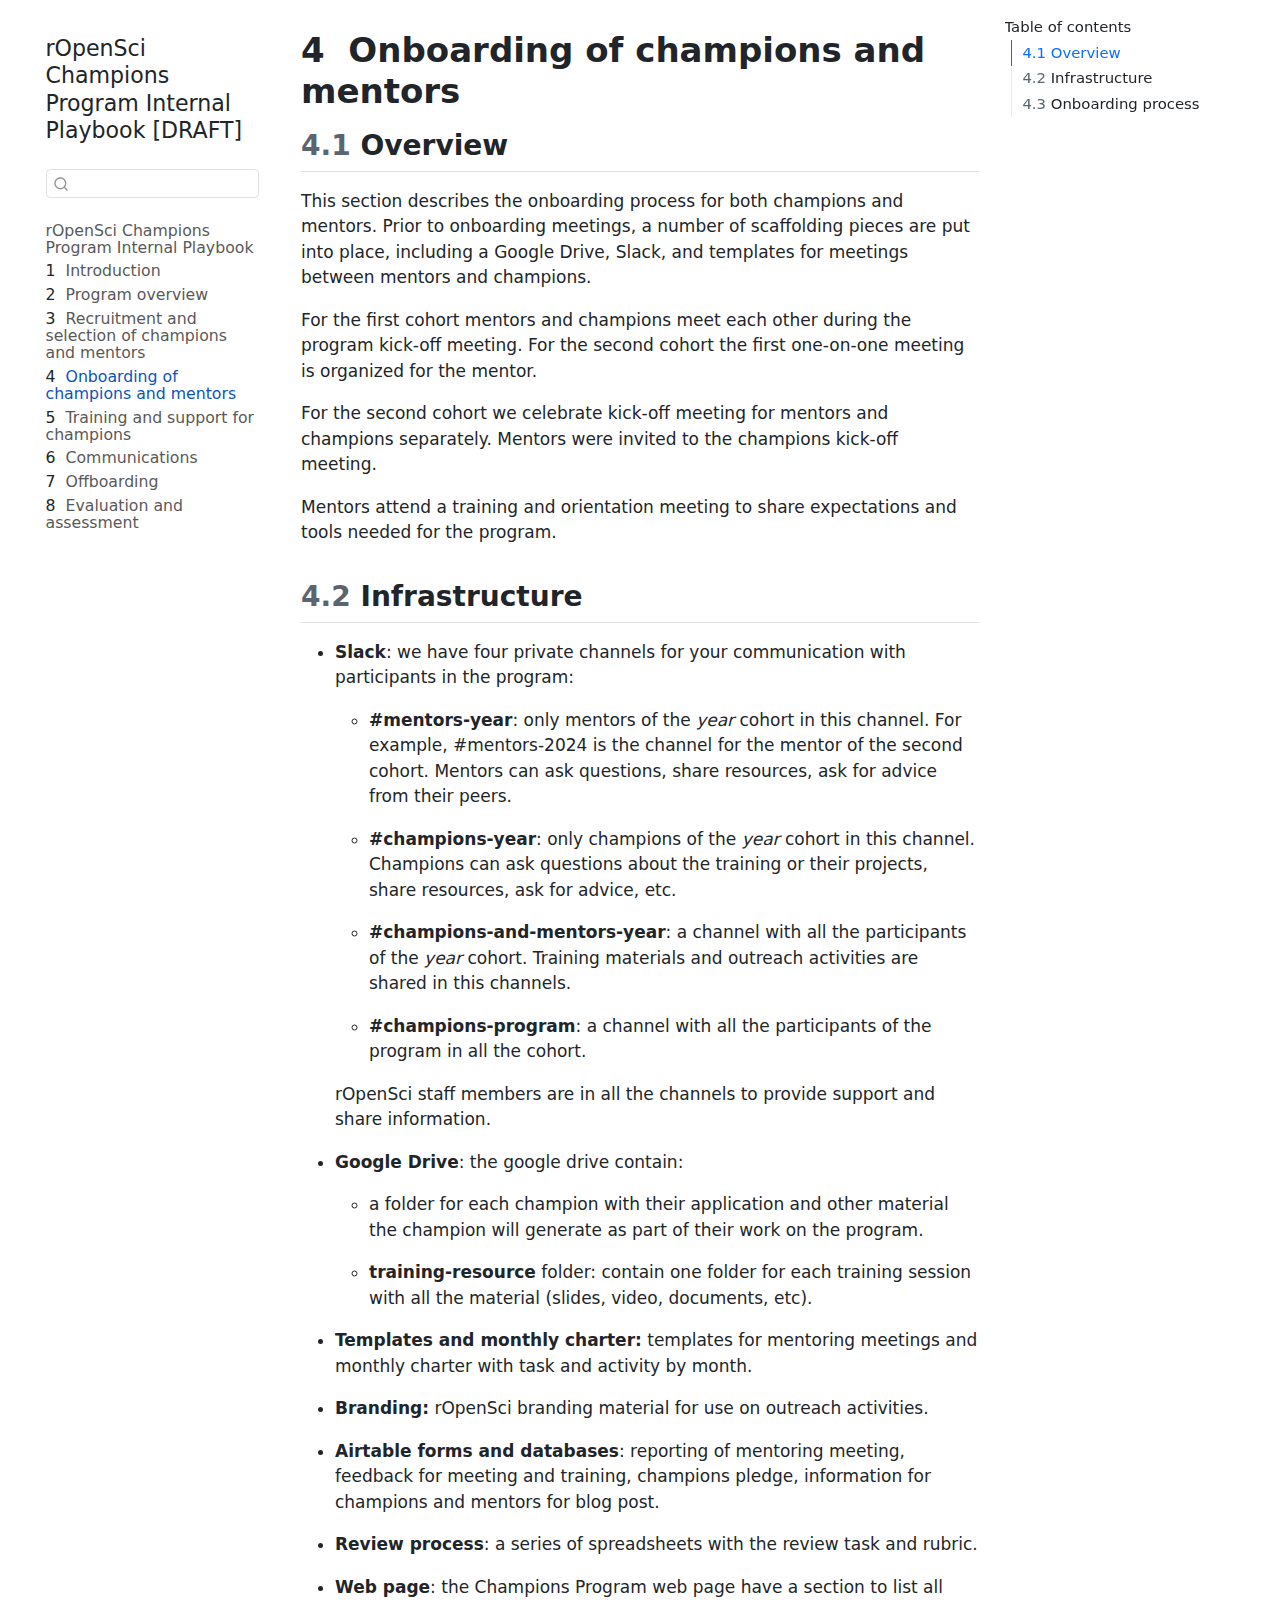
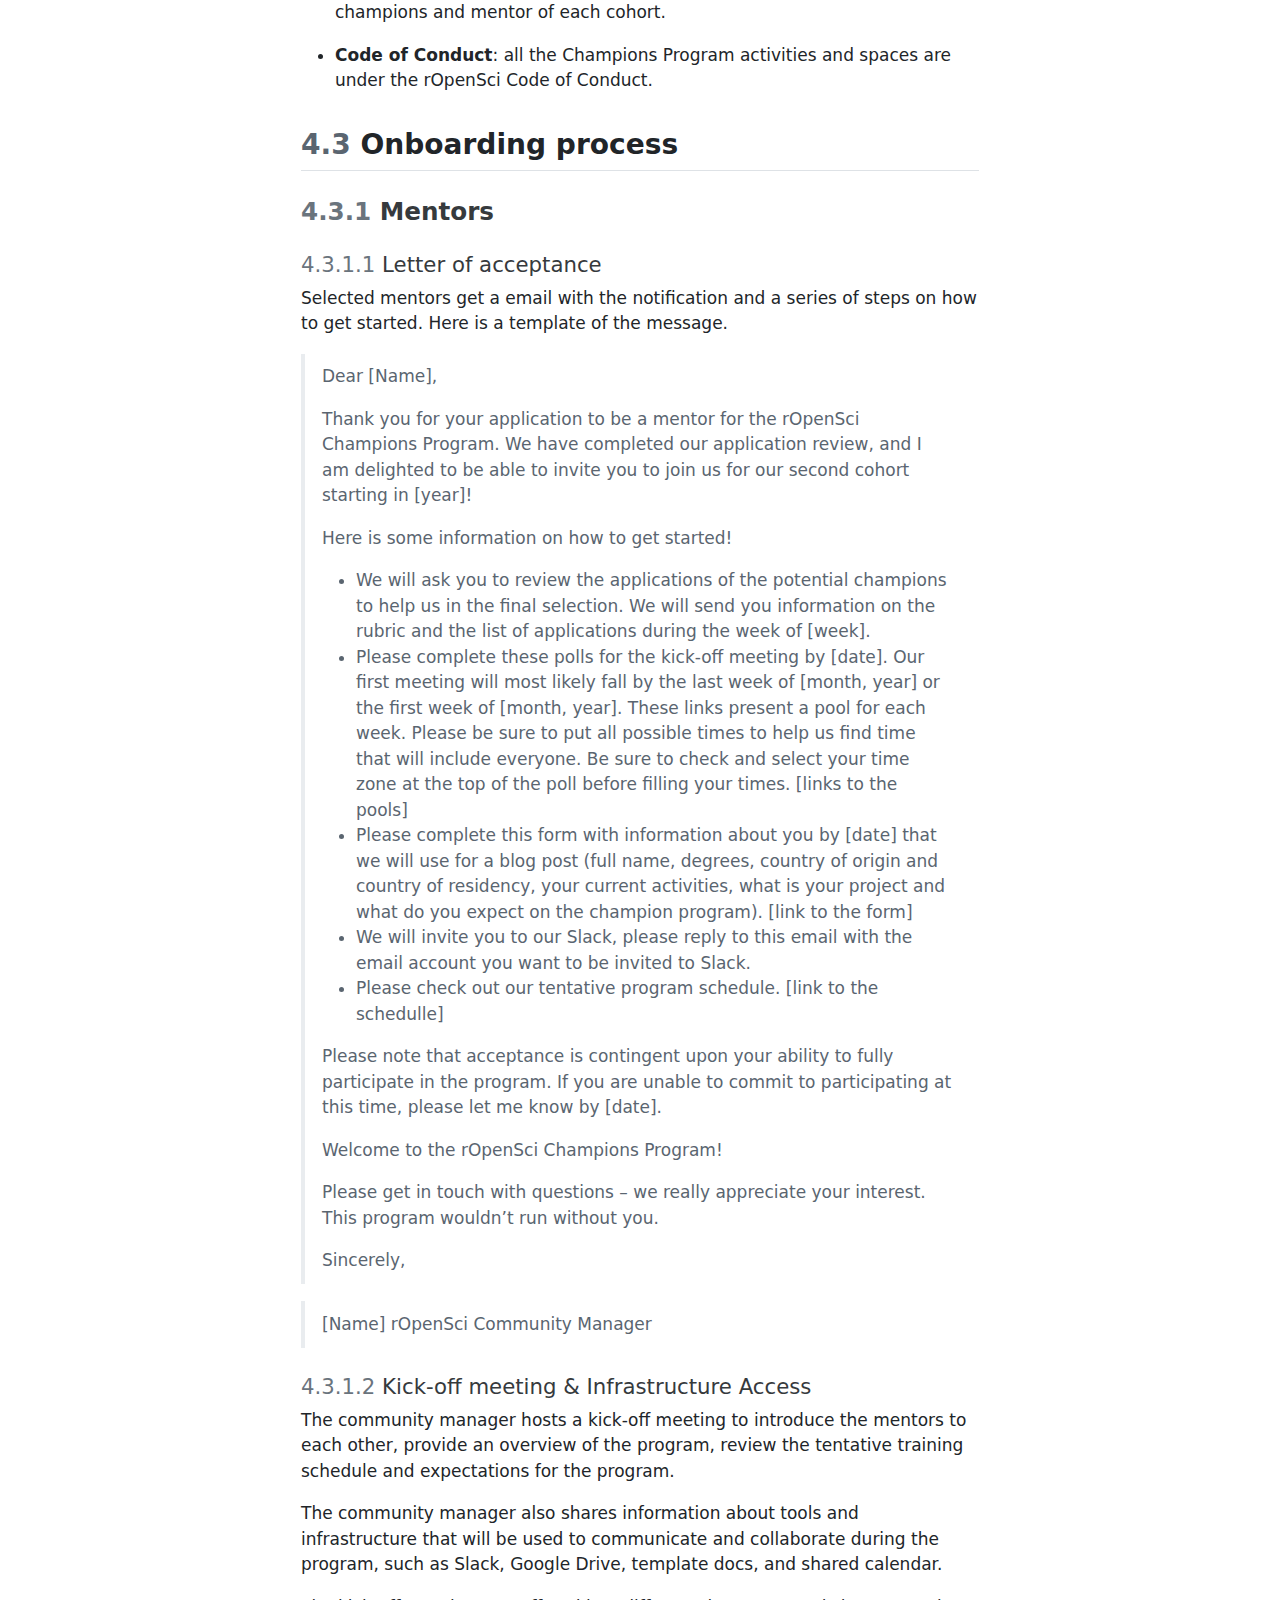
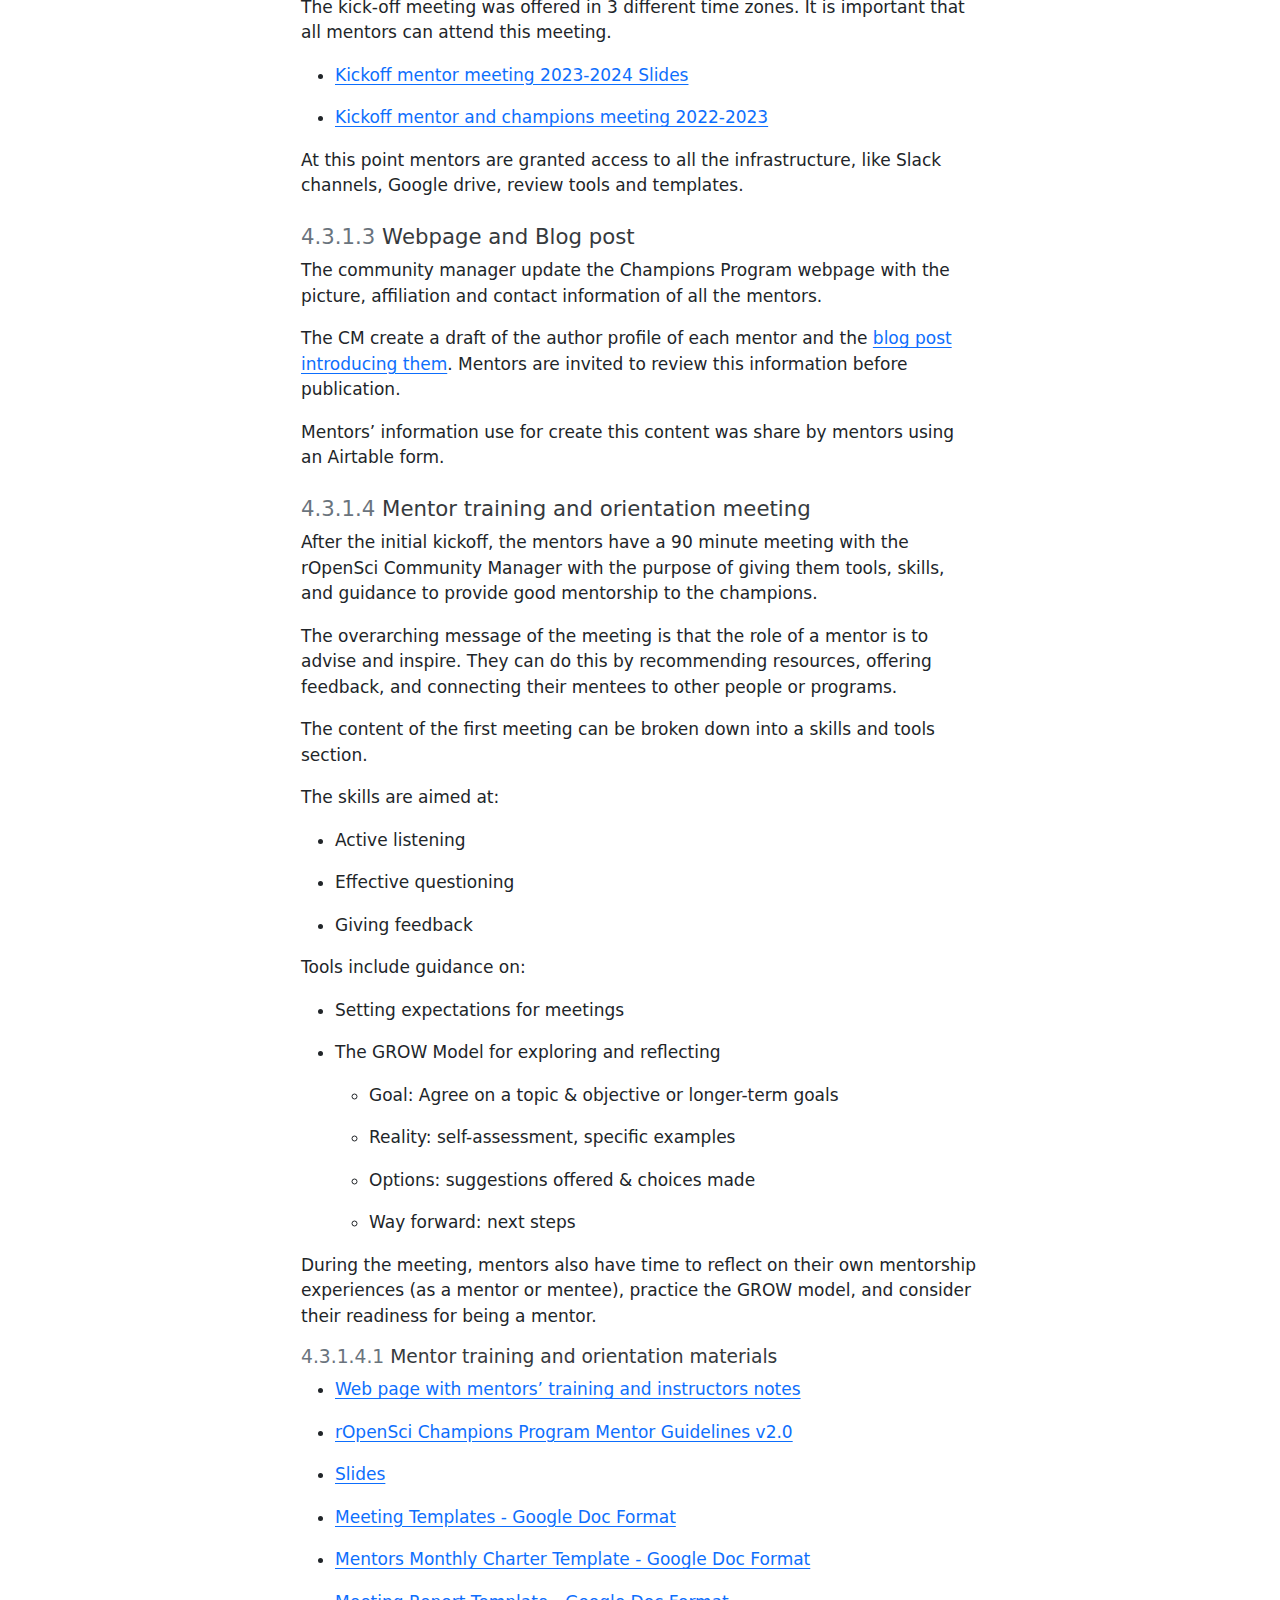
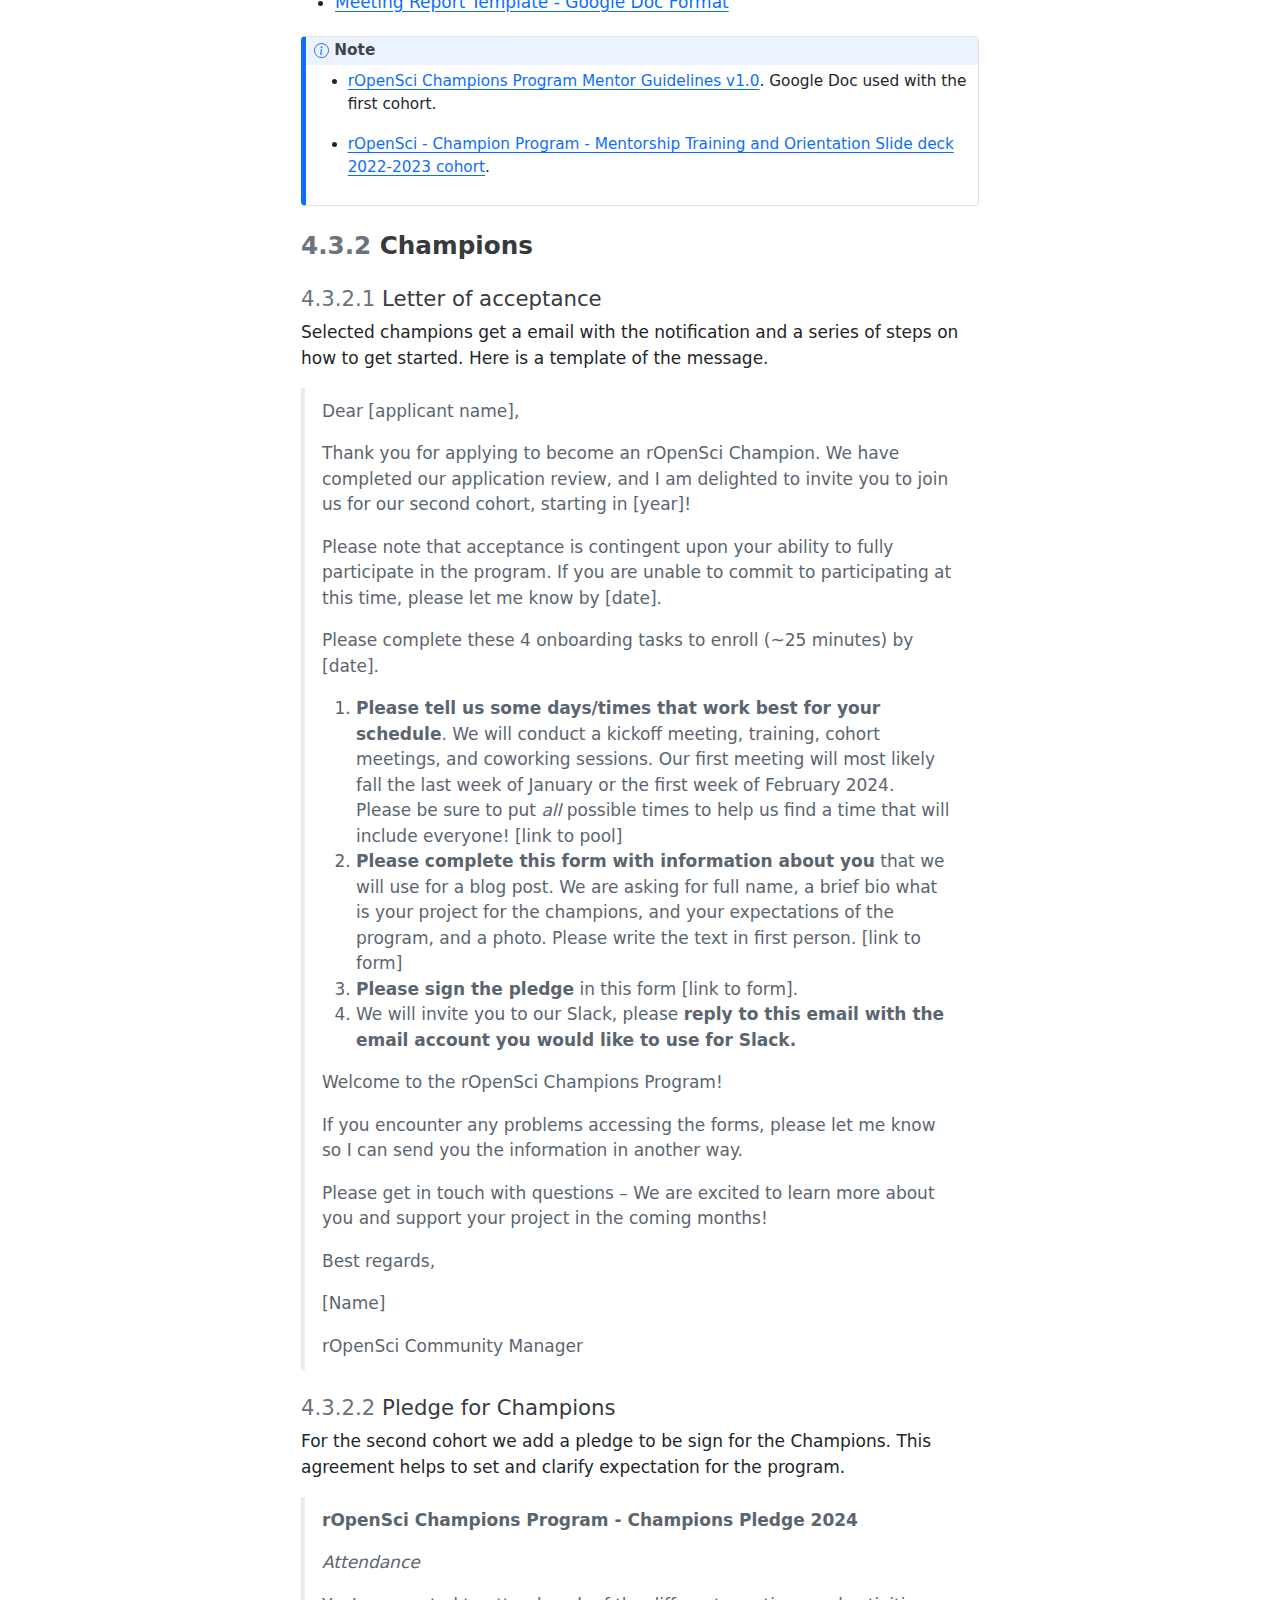
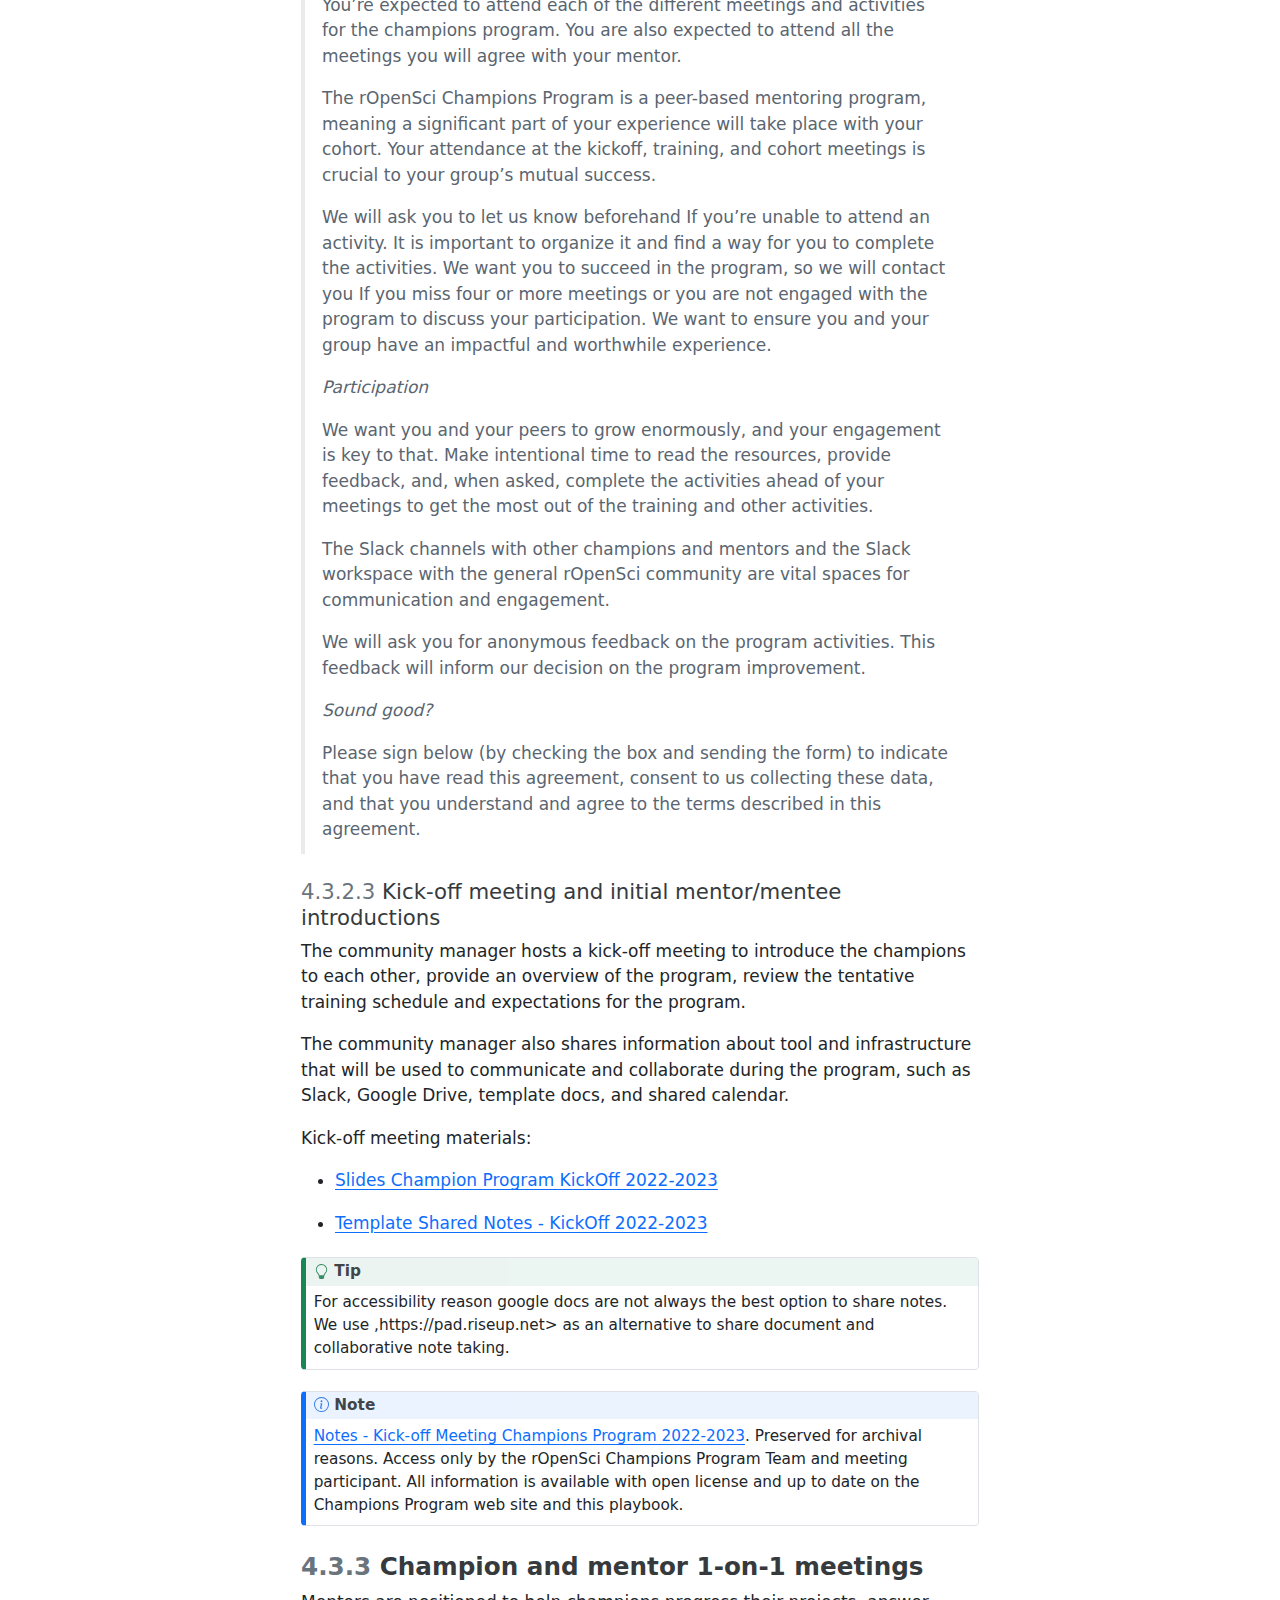
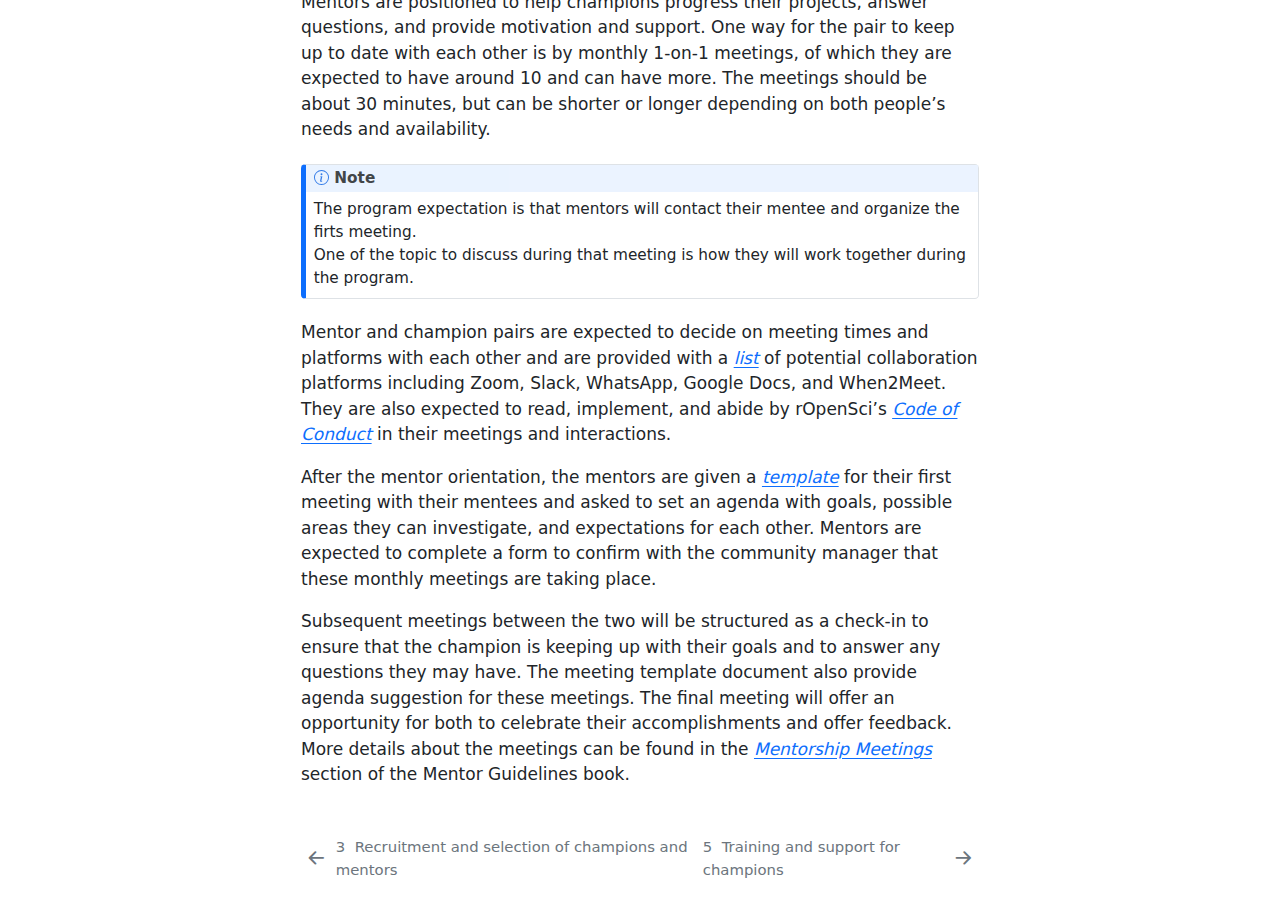
<file: docs/section-three-onboarding-of-champions-and-mentors.html>
<!DOCTYPE html>
<html xmlns="http://www.w3.org/1999/xhtml" lang="en" xml:lang="en"><head>

<meta charset="utf-8">
<meta name="generator" content="quarto-1.4.528">

<meta name="viewport" content="width=device-width, initial-scale=1.0, user-scalable=yes">


<title>rOpenSci Champions Program Internal Playbook [DRAFT] - 4&nbsp; Onboarding of champions and mentors</title>
<style>
code{white-space: pre-wrap;}
span.smallcaps{font-variant: small-caps;}
div.columns{display: flex; gap: min(4vw, 1.5em);}
div.column{flex: auto; overflow-x: auto;}
div.hanging-indent{margin-left: 1.5em; text-indent: -1.5em;}
ul.task-list{list-style: none;}
ul.task-list li input[type="checkbox"] {
  width: 0.8em;
  margin: 0 0.8em 0.2em -1em; /* quarto-specific, see https://github.com/quarto-dev/quarto-cli/issues/4556 */ 
  vertical-align: middle;
}
</style>


<script src="site_libs/quarto-nav/quarto-nav.js"></script>
<script src="site_libs/quarto-nav/headroom.min.js"></script>
<script src="site_libs/clipboard/clipboard.min.js"></script>
<script src="site_libs/quarto-search/autocomplete.umd.js"></script>
<script src="site_libs/quarto-search/fuse.min.js"></script>
<script src="site_libs/quarto-search/quarto-search.js"></script>
<meta name="quarto:offset" content="./">
<link href="./section-four-training-and-support-for-champions.html" rel="next">
<link href="./section-two-recruitment-and-selection-of-champions-and-mentors.html" rel="prev">
<script src="site_libs/quarto-html/quarto.js"></script>
<script src="site_libs/quarto-html/popper.min.js"></script>
<script src="site_libs/quarto-html/tippy.umd.min.js"></script>
<script src="site_libs/quarto-html/anchor.min.js"></script>
<link href="site_libs/quarto-html/tippy.css" rel="stylesheet">
<link href="site_libs/quarto-html/quarto-syntax-highlighting.css" rel="stylesheet" id="quarto-text-highlighting-styles">
<script src="site_libs/bootstrap/bootstrap.min.js"></script>
<link href="site_libs/bootstrap/bootstrap-icons.css" rel="stylesheet">
<link href="site_libs/bootstrap/bootstrap.min.css" rel="stylesheet" id="quarto-bootstrap" data-mode="light">
<script id="quarto-search-options" type="application/json">{
  "location": "sidebar",
  "copy-button": false,
  "collapse-after": 3,
  "panel-placement": "start",
  "type": "textbox",
  "limit": 50,
  "keyboard-shortcut": [
    "f",
    "/",
    "s"
  ],
  "show-item-context": false,
  "language": {
    "search-no-results-text": "No results",
    "search-matching-documents-text": "matching documents",
    "search-copy-link-title": "Copy link to search",
    "search-hide-matches-text": "Hide additional matches",
    "search-more-match-text": "more match in this document",
    "search-more-matches-text": "more matches in this document",
    "search-clear-button-title": "Clear",
    "search-text-placeholder": "",
    "search-detached-cancel-button-title": "Cancel",
    "search-submit-button-title": "Submit",
    "search-label": "Search"
  }
}</script>


</head>

<body class="nav-sidebar floating">

<div id="quarto-search-results"></div>
  <header id="quarto-header" class="headroom fixed-top">
  <nav class="quarto-secondary-nav">
    <div class="container-fluid d-flex">
      <button type="button" class="quarto-btn-toggle btn" data-bs-toggle="collapse" data-bs-target=".quarto-sidebar-collapse-item" aria-controls="quarto-sidebar" aria-expanded="false" aria-label="Toggle sidebar navigation" onclick="if (window.quartoToggleHeadroom) { window.quartoToggleHeadroom(); }">
        <i class="bi bi-layout-text-sidebar-reverse"></i>
      </button>
        <nav class="quarto-page-breadcrumbs" aria-label="breadcrumb"><ol class="breadcrumb"><li class="breadcrumb-item"><a href="./section-three-onboarding-of-champions-and-mentors.html"><span class="chapter-number">4</span>&nbsp; <span class="chapter-title">Onboarding of champions and mentors</span></a></li></ol></nav>
        <a class="flex-grow-1" role="button" data-bs-toggle="collapse" data-bs-target=".quarto-sidebar-collapse-item" aria-controls="quarto-sidebar" aria-expanded="false" aria-label="Toggle sidebar navigation" onclick="if (window.quartoToggleHeadroom) { window.quartoToggleHeadroom(); }">      
        </a>
      <button type="button" class="btn quarto-search-button" aria-label="" onclick="window.quartoOpenSearch();">
        <i class="bi bi-search"></i>
      </button>
    </div>
  </nav>
</header>
<!-- content -->
<div id="quarto-content" class="quarto-container page-columns page-rows-contents page-layout-article">
<!-- sidebar -->
  <nav id="quarto-sidebar" class="sidebar collapse collapse-horizontal quarto-sidebar-collapse-item sidebar-navigation floating overflow-auto">
    <div class="pt-lg-2 mt-2 text-left sidebar-header">
    <div class="sidebar-title mb-0 py-0">
      <a href="./">rOpenSci Champions Program Internal Playbook [DRAFT]</a> 
    </div>
      </div>
        <div class="mt-2 flex-shrink-0 align-items-center">
        <div class="sidebar-search">
        <div id="quarto-search" class="" title="Search"></div>
        </div>
        </div>
    <div class="sidebar-menu-container"> 
    <ul class="list-unstyled mt-1">
        <li class="sidebar-item">
  <div class="sidebar-item-container"> 
  <a href="./index.html" class="sidebar-item-text sidebar-link">
 <span class="menu-text">rOpenSci Champions Program Internal Playbook</span></a>
  </div>
</li>
        <li class="sidebar-item">
  <div class="sidebar-item-container"> 
  <a href="./introduction.html" class="sidebar-item-text sidebar-link">
 <span class="menu-text"><span class="chapter-number">1</span>&nbsp; <span class="chapter-title">Introduction</span></span></a>
  </div>
</li>
        <li class="sidebar-item">
  <div class="sidebar-item-container"> 
  <a href="./section-one-program-overview.html" class="sidebar-item-text sidebar-link">
 <span class="menu-text"><span class="chapter-number">2</span>&nbsp; <span class="chapter-title">Program overview</span></span></a>
  </div>
</li>
        <li class="sidebar-item">
  <div class="sidebar-item-container"> 
  <a href="./section-two-recruitment-and-selection-of-champions-and-mentors.html" class="sidebar-item-text sidebar-link">
 <span class="menu-text"><span class="chapter-number">3</span>&nbsp; <span class="chapter-title">Recruitment and selection of champions and mentors</span></span></a>
  </div>
</li>
        <li class="sidebar-item">
  <div class="sidebar-item-container"> 
  <a href="./section-three-onboarding-of-champions-and-mentors.html" class="sidebar-item-text sidebar-link active">
 <span class="menu-text"><span class="chapter-number">4</span>&nbsp; <span class="chapter-title">Onboarding of champions and mentors</span></span></a>
  </div>
</li>
        <li class="sidebar-item">
  <div class="sidebar-item-container"> 
  <a href="./section-four-training-and-support-for-champions.html" class="sidebar-item-text sidebar-link">
 <span class="menu-text"><span class="chapter-number">5</span>&nbsp; <span class="chapter-title">Training and support for champions</span></span></a>
  </div>
</li>
        <li class="sidebar-item">
  <div class="sidebar-item-container"> 
  <a href="./section-five-communications.html" class="sidebar-item-text sidebar-link">
 <span class="menu-text"><span class="chapter-number">6</span>&nbsp; <span class="chapter-title">Communications</span></span></a>
  </div>
</li>
        <li class="sidebar-item">
  <div class="sidebar-item-container"> 
  <a href="./section-six-offboarding.html" class="sidebar-item-text sidebar-link">
 <span class="menu-text"><span class="chapter-number">7</span>&nbsp; <span class="chapter-title">Offboarding</span></span></a>
  </div>
</li>
        <li class="sidebar-item">
  <div class="sidebar-item-container"> 
  <a href="./section-seven-evaluation-and-assessment.html" class="sidebar-item-text sidebar-link">
 <span class="menu-text"><span class="chapter-number">8</span>&nbsp; <span class="chapter-title">Evaluation and assessment</span></span></a>
  </div>
</li>
    </ul>
    </div>
</nav>
<div id="quarto-sidebar-glass" class="quarto-sidebar-collapse-item" data-bs-toggle="collapse" data-bs-target=".quarto-sidebar-collapse-item"></div>
<!-- margin-sidebar -->
    <div id="quarto-margin-sidebar" class="sidebar margin-sidebar">
        <nav id="TOC" role="doc-toc" class="toc-active">
    <h2 id="toc-title">Table of contents</h2>
   
  <ul>
  <li><a href="#overview" id="toc-overview" class="nav-link active" data-scroll-target="#overview"><span class="header-section-number">4.1</span> Overview</a></li>
  <li><a href="#infrastructure" id="toc-infrastructure" class="nav-link" data-scroll-target="#infrastructure"><span class="header-section-number">4.2</span> Infrastructure</a></li>
  <li><a href="#onboarding-process" id="toc-onboarding-process" class="nav-link" data-scroll-target="#onboarding-process"><span class="header-section-number">4.3</span> Onboarding process</a>
  <ul class="collapse">
  <li><a href="#mentors" id="toc-mentors" class="nav-link" data-scroll-target="#mentors"><span class="header-section-number">4.3.1</span> Mentors</a></li>
  <li><a href="#champions" id="toc-champions" class="nav-link" data-scroll-target="#champions"><span class="header-section-number">4.3.2</span> Champions</a></li>
  <li><a href="#champion-and-mentor-1-on-1-meetings" id="toc-champion-and-mentor-1-on-1-meetings" class="nav-link" data-scroll-target="#champion-and-mentor-1-on-1-meetings"><span class="header-section-number">4.3.3</span> Champion and mentor 1-on-1 meetings</a></li>
  </ul></li>
  </ul>
</nav>
    </div>
<!-- main -->
<main class="content" id="quarto-document-content">

<header id="title-block-header" class="quarto-title-block default">
<div class="quarto-title">
<h1 class="title"><span class="chapter-number">4</span>&nbsp; <span class="chapter-title">Onboarding of champions and mentors</span></h1>
</div>



<div class="quarto-title-meta">

    
  
    
  </div>
  


</header>


<section id="overview" class="level2" data-number="4.1">
<h2 data-number="4.1" class="anchored" data-anchor-id="overview"><span class="header-section-number">4.1</span> Overview</h2>
<p>This section describes the onboarding process for both champions and mentors. Prior to onboarding meetings, a number of scaffolding pieces are put into place, including a Google Drive, Slack, and templates for meetings between mentors and champions.</p>
<p>For the first cohort mentors and champions meet each other during the program kick-off meeting. For the second cohort the first one-on-one meeting is organized for the mentor.</p>
<p>For the second cohort we celebrate kick-off meeting for mentors and champions separately. Mentors were invited to the champions kick-off meeting.</p>
<p>Mentors attend a training and orientation meeting to share expectations and tools needed for the program.</p>
</section>
<section id="infrastructure" class="level2" data-number="4.2">
<h2 data-number="4.2" class="anchored" data-anchor-id="infrastructure"><span class="header-section-number">4.2</span> Infrastructure</h2>
<ul>
<li><p><strong>Slack</strong>: we have four private channels for your communication with participants in the program:</p>
<ul>
<li><p><strong>#mentors-year</strong>: only mentors of the <em>year</em> cohort in this channel. For example, #mentors-2024 is the channel for the mentor of the second cohort. Mentors can ask questions, share resources, ask for advice from their peers.</p></li>
<li><p><strong>#champions-year</strong>: only champions of the <em>year</em> cohort in this channel. Champions can ask questions about the training or their projects, share resources, ask for advice, etc.</p></li>
<li><p><strong>#champions-and-mentors-year</strong>: a channel with all the participants of the <em>year</em> cohort. Training materials and outreach activities are shared in this channels.</p></li>
<li><p><strong>#champions-program</strong>: a channel with all the participants of the program in all the cohort.</p></li>
</ul>
<p>rOpenSci staff members are in all the channels to provide support and share information.</p></li>
<li><p><strong>Google Drive</strong>: the google drive contain:</p>
<ul>
<li><p>a folder for each champion with their application and other material the champion will generate as part of their work on the program.</p></li>
<li><p><strong>training-resource</strong> folder: contain one folder for each training session with all the material (slides, video, documents, etc).</p></li>
</ul></li>
<li><p><strong>Templates and monthly charter:</strong> templates for mentoring meetings and monthly charter with task and activity by month.</p></li>
<li><p><strong>Branding:</strong> rOpenSci branding material for use on outreach activities.</p></li>
<li><p><strong>Airtable forms and databases</strong>: reporting of mentoring meeting, feedback for meeting and training, champions pledge, information for champions and mentors for blog post.</p></li>
<li><p><strong>Review process</strong>: a series of spreadsheets with the review task and rubric.</p></li>
<li><p><strong>Web page</strong>: the Champions Program web page have a section to list all champions and mentor of each cohort.</p></li>
<li><p><strong>Code of Conduct</strong>: all the Champions Program activities and spaces are under the rOpenSci Code of Conduct.</p></li>
</ul>
</section>
<section id="onboarding-process" class="level2" data-number="4.3">
<h2 data-number="4.3" class="anchored" data-anchor-id="onboarding-process"><span class="header-section-number">4.3</span> Onboarding process</h2>
<section id="mentors" class="level3" data-number="4.3.1">
<h3 data-number="4.3.1" class="anchored" data-anchor-id="mentors"><span class="header-section-number">4.3.1</span> Mentors</h3>
<section id="letter-of-acceptance" class="level4" data-number="4.3.1.1">
<h4 data-number="4.3.1.1" class="anchored" data-anchor-id="letter-of-acceptance"><span class="header-section-number">4.3.1.1</span> Letter of acceptance</h4>
<p>Selected mentors get a email with the notification and a series of steps on how to get started. Here is a template of the message.</p>
<blockquote class="blockquote">
<p>Dear [Name],</p>
<p>Thank you for your application to be a mentor for the rOpenSci Champions Program. We have completed our application review, and I am delighted to be able to invite you to join us for our second cohort starting in [year]!</p>
<p>Here is some information on how to get started!</p>
<ul>
<li><p>We will ask you to review the applications of the potential champions to help us in the final selection. We will send you information on the rubric and the list of applications during the week of [week].</p></li>
<li><p>Please complete these polls for the kick-off meeting by [date]. Our first meeting will most likely fall by the last week of [month, year] or the first week of [month, year]. These links present a pool for each week. Please be sure to put all possible times to help us find time that will include everyone. Be sure to check and select your time zone at the top of the poll before filling your times. [links to the pools]</p></li>
<li><p>Please complete this form with information about you by [date] that we will use for a blog post (full name, degrees, country of origin and country of residency, your current activities, what is your project and what do you expect on the champion program). [link to the form]</p></li>
<li><p>We will invite you to our Slack, please reply to this email with the email account you want to be invited to Slack.</p></li>
<li><p>Please check out our tentative program schedule. [link to the schedulle]</p></li>
</ul>
<p>Please note that acceptance is contingent upon your ability to fully participate in the program. If you are unable to commit to participating at this time, please let me know by [date].</p>
<p>Welcome to the rOpenSci Champions Program!</p>
<p>Please get in touch with questions – we really appreciate your interest. This program wouldn’t run without you.</p>
<p>Sincerely,</p>
</blockquote>
<blockquote class="blockquote">
<p>[Name] rOpenSci Community Manager</p>
</blockquote>
</section>
<section id="kick-off-meeting-infrastructure-access" class="level4" data-number="4.3.1.2">
<h4 data-number="4.3.1.2" class="anchored" data-anchor-id="kick-off-meeting-infrastructure-access"><span class="header-section-number">4.3.1.2</span> Kick-off meeting &amp; Infrastructure Access</h4>
<p>The community manager hosts a kick-off meeting to introduce the mentors to each other, provide an overview of the program, review the tentative training schedule and expectations for the program.</p>
<p>The community manager also shares information about tools and infrastructure that will be used to communicate and collaborate during the program, such as Slack, Google Drive, template docs, and shared calendar.</p>
<p>The kick-off meeting was offered in 3 different time zones. It is important that all mentors can attend this meeting.</p>
<ul>
<li><p><a href="https://docs.google.com/presentation/d/1E9SAS_uYOyz9dm6bDsPB6b3pgtQTHCONbLi1WRB1ClE/">Kickoff mentor meeting 2023-2024 Slides</a></p></li>
<li><p><a href="https://docs.google.com/presentation/d/1K4HDAvxk3MkKN2DCr_oYSx1lE73fDI8Ri1Bxo8z83ow/">Kickoff mentor and champions meeting 2022-2023</a></p></li>
</ul>
<p>At this point mentors are granted access to all the infrastructure, like Slack channels, Google drive, review tools and templates.</p>
</section>
<section id="webpage-and-blog-post" class="level4" data-number="4.3.1.3">
<h4 data-number="4.3.1.3" class="anchored" data-anchor-id="webpage-and-blog-post"><span class="header-section-number">4.3.1.3</span> Webpage and Blog post</h4>
<p>The community manager update the Champions Program webpage with the picture, affiliation and contact information of all the mentors.</p>
<p>The CM create a draft of the author profile of each mentor and the <a href="https://ropensci.org/blog/2023/11/29/champions-program-mentors-2023/">blog post introducing them</a>. Mentors are invited to review this information before publication.</p>
<p>Mentors’ information use for create this content was share by mentors using an Airtable form.</p>
</section>
<section id="mentor-training-and-orientation-meeting" class="level4" data-number="4.3.1.4">
<h4 data-number="4.3.1.4" class="anchored" data-anchor-id="mentor-training-and-orientation-meeting"><span class="header-section-number">4.3.1.4</span> Mentor training and orientation meeting</h4>
<p>After the initial kickoff, the mentors have a 90 minute meeting with the rOpenSci Community Manager with the purpose of giving them tools, skills, and guidance to provide good mentorship to the champions.</p>
<p>The overarching message of the meeting is that the role of a mentor is to advise and inspire. They can do this by recommending resources, offering feedback, and connecting their mentees to other people or programs.</p>
<p>The content of the first meeting can be broken down into a skills and tools section.</p>
<p>The skills are aimed at:</p>
<ul>
<li><p>Active listening</p></li>
<li><p>Effective questioning</p></li>
<li><p>Giving feedback</p></li>
</ul>
<p>Tools include guidance on:</p>
<ul>
<li><p>Setting expectations for meetings</p></li>
<li><p>The GROW Model for exploring and reflecting</p>
<ul>
<li><p>Goal: Agree on a topic &amp; objective or longer-term goals</p></li>
<li><p>Reality: self-assessment, specific examples</p></li>
<li><p>Options: suggestions offered &amp; choices made</p></li>
<li><p>Way forward: next steps</p></li>
</ul></li>
</ul>
<p>During the meeting, mentors also have time to reflect on their own mentorship experiences (as a mentor or mentee), practice the GROW model, and consider their readiness for being a mentor.</p>
<section id="mentor-training-and-orientation-materials" class="level5" data-number="4.3.1.4.1">
<h5 data-number="4.3.1.4.1" class="anchored" data-anchor-id="mentor-training-and-orientation-materials"><span class="header-section-number">4.3.1.4.1</span> Mentor training and orientation materials</h5>
<ul>
<li><p><a href="https://ropensci-training.github.io/ropensci-mentors/">Web page with mentors’ training and instructors notes</a></p></li>
<li><p><a href="https://ropensci-org.github.io/champions-mentor-guidelines/">rOpenSci Champions Program Mentor Guidelines v2.0</a></p></li>
<li><p><a href="https://docs.google.com/presentation/d/1Jp5pwAHZJDiJ84AXywbMP0l8DnPaw3XK5Shta_QrnHQ/">Slides</a></p></li>
<li><p><a href="https://docs.google.com/document/d/1vjmfbjv9ABJ6fkbtQRMFPydJZ3ypKOIpZ-xf7_iBhvo/edit?usp=sharing">Meeting Templates - Google Doc Format</a></p></li>
<li><p><a href="https://docs.google.com/document/d/1-HZRNp4lc7s0NJhKPfGRe8I9dxohBkDyjUC35KINHCQ/edit?usp=sharing">Mentors Monthly Charter Template - Google Doc Format</a></p></li>
<li><p><a href="https://docs.google.com/document/d/1PXYXF5wmrzSiNFylvfGgAvLDh87OZOd7B0qJzeO8VBQ/edit?usp=sharing">Meeting Report Template - Google Doc Format</a></p></li>
</ul>
<div class="callout callout-style-default callout-note callout-titled">
<div class="callout-header d-flex align-content-center">
<div class="callout-icon-container">
<i class="callout-icon"></i>
</div>
<div class="callout-title-container flex-fill">
Note
</div>
</div>
<div class="callout-body-container callout-body">
<ul>
<li><p><a href="https://docs.google.com/document/d/1oEN_6anF2hlUJcHOqL78kVDK9W1pl4zW3BUtgozI0AE/edit#">rOpenSci Champions Program Mentor Guidelines v1.0</a>. Google Doc used with the first cohort.</p></li>
<li><p><a href="https://docs.google.com/presentation/d/1qAv8IfSMRRGbQlwOkyM7QvnYQSEvL-cUFPj72ixNgN4/">rOpenSci - Champion Program - Mentorship Training and Orientation Slide deck 2022-2023 cohort</a>.</p></li>
</ul>
</div>
</div>
</section>
</section>
</section>
<section id="champions" class="level3" data-number="4.3.2">
<h3 data-number="4.3.2" class="anchored" data-anchor-id="champions"><span class="header-section-number">4.3.2</span> Champions</h3>
<section id="letter-of-acceptance-1" class="level4" data-number="4.3.2.1">
<h4 data-number="4.3.2.1" class="anchored" data-anchor-id="letter-of-acceptance-1"><span class="header-section-number">4.3.2.1</span> Letter of acceptance</h4>
<p>Selected champions get a email with the notification and a series of steps on how to get started. Here is a template of the message.</p>
<blockquote class="blockquote">
<p>Dear [applicant name],</p>
<p>Thank you for applying to become an rOpenSci Champion. We have completed our application review, and I am delighted to invite you to join us for our second cohort, starting in [year]!</p>
<p>Please note that acceptance is contingent upon your ability to fully participate in the program. If you are unable to commit to participating at this time, please let me know by [date].</p>
<p>Please complete these 4 onboarding tasks to enroll (~25 minutes) by [date].</p>
<ol type="1">
<li><p><strong>Please tell us some days/times that work best for your schedule</strong>. We will conduct a kickoff meeting, training, cohort meetings, and coworking sessions. Our first meeting will most likely fall the last week of January or the first week of February 2024. Please be sure to put <em>all</em> possible times to help us find a time that will include everyone! [link to pool]</p></li>
<li><p><strong>Please complete this form with information about you</strong> that we will use for a blog post. We are asking for full name, a brief bio what is your project for the champions, and your expectations of the program, and a photo. Please write the text in first person. [link to form]</p></li>
<li><p><strong>Please sign the pledge</strong> in this form [link to form].</p></li>
<li><p>We will invite you to our Slack, please <strong>reply to this email with the email account you would like to use for Slack.</strong></p></li>
</ol>
<p>Welcome to the rOpenSci Champions Program!</p>
<p>If you encounter any problems accessing the forms, please let me know so I can send you the information in another way.</p>
<p>Please get in touch with questions – We are excited to learn more about you and support your project in the coming months!</p>
<p>Best regards,</p>
<p>[Name]</p>
<p>rOpenSci Community Manager</p>
</blockquote>
</section>
<section id="pledge-for-champions" class="level4" data-number="4.3.2.2">
<h4 data-number="4.3.2.2" class="anchored" data-anchor-id="pledge-for-champions"><span class="header-section-number">4.3.2.2</span> Pledge for Champions</h4>
<p>For the second cohort we add a pledge to be sign for the Champions. This agreement helps to set and clarify expectation for the program.</p>
<blockquote class="blockquote">
<p><strong>rOpenSci Champions Program - Champions Pledge 2024</strong></p>
<p><em>Attendance</em></p>
<p>You’re expected to attend each of the different meetings and activities for the champions program. You are also expected to attend all the meetings you will agree with your mentor.</p>
<p>The rOpenSci Champions Program is a peer-based mentoring program, meaning a significant part of your experience will take place with your cohort. Your attendance at the kickoff, training, and cohort meetings is crucial to your group’s mutual success.</p>
<p>We will ask you to let us know beforehand If you’re unable to attend an activity. It is important to organize it and find a way for you to complete the activities. We want you to succeed in the program, so we will contact you If you miss four or more meetings or you are not engaged with the program to discuss your participation. We want to ensure you and your group have an impactful and worthwhile experience.</p>
<p><em>Participation</em></p>
<p>We want you and your peers to grow enormously, and your engagement is key to that. Make intentional time to read the resources, provide feedback, and, when asked, complete the activities ahead of your meetings to get the most out of the training and other activities.</p>
<p>The Slack channels with other champions and mentors and the Slack workspace with the general rOpenSci community are vital spaces for communication and engagement.</p>
<p>We will ask you for anonymous feedback on the program activities. This feedback will inform our decision on the program improvement.</p>
<p><em>Sound good?</em></p>
<p>Please sign below (by checking the box and sending the form) to indicate that you have read this agreement, consent to us collecting these data, and that you understand and agree to the terms described in this agreement.</p>
</blockquote>
</section>
<section id="kick-off-meeting-and-initial-mentormentee-introductions" class="level4" data-number="4.3.2.3">
<h4 data-number="4.3.2.3" class="anchored" data-anchor-id="kick-off-meeting-and-initial-mentormentee-introductions"><span class="header-section-number">4.3.2.3</span> Kick-off meeting and initial mentor/mentee introductions</h4>
<p>The community manager hosts a kick-off meeting to introduce the champions to each other, provide an overview of the program, review the tentative training schedule and expectations for the program.</p>
<p>The community manager also shares information about tool and infrastructure that will be used to communicate and collaborate during the program, such as Slack, Google Drive, template docs, and shared calendar.</p>
<p>Kick-off meeting materials:</p>
<ul>
<li><p><a href="https://docs.google.com/presentation/d/1K4HDAvxk3MkKN2DCr_oYSx1lE73fDI8Ri1Bxo8z83ow/edit#slide=id.g1db4e36fb1d_1_0">Slides Champion Program KickOff 2022-2023</a></p></li>
<li><p><a href="https://docs.google.com/document/d/1acPV78WCFB8norEOHVVY9PCGEWshJMYtt5_nsBlGk58/edit?usp=sharing">Template Shared Notes - KickOff 2022-2023</a></p></li>
</ul>
<div class="callout callout-style-default callout-tip callout-titled">
<div class="callout-header d-flex align-content-center">
<div class="callout-icon-container">
<i class="callout-icon"></i>
</div>
<div class="callout-title-container flex-fill">
Tip
</div>
</div>
<div class="callout-body-container callout-body">
<p>For accessibility reason google docs are not always the best option to share notes. We use ,https://pad.riseup.net&gt; as an alternative to share document and collaborative note taking.</p>
</div>
</div>
<div class="callout callout-style-default callout-note callout-titled">
<div class="callout-header d-flex align-content-center">
<div class="callout-icon-container">
<i class="callout-icon"></i>
</div>
<div class="callout-title-container flex-fill">
Note
</div>
</div>
<div class="callout-body-container callout-body">
<p><a href="https://docs.google.com/document/d/1qH6FyBo-ZJ-KM5FTR-XNauAMPGRbW7csc7I02eRaNYQ/edit">Notes - Kick-off Meeting Champions Program 2022-2023</a>. Preserved for archival reasons. Access only by the rOpenSci Champions Program Team and meeting participant. All information is available with open license and up to date on the Champions Program web site and this playbook.</p>
</div>
</div>
</section>
</section>
<section id="champion-and-mentor-1-on-1-meetings" class="level3" data-number="4.3.3">
<h3 data-number="4.3.3" class="anchored" data-anchor-id="champion-and-mentor-1-on-1-meetings"><span class="header-section-number">4.3.3</span> Champion and mentor 1-on-1 meetings</h3>
<p>Mentors are positioned to help champions progress their projects, answer questions, and provide motivation and support. One way for the pair to keep up to date with each other is by monthly 1-on-1 meetings, of which they are expected to have around 10 and can have more. The meetings should be about 30 minutes, but can be shorter or longer depending on both people’s needs and availability.</p>
<div class="callout callout-style-default callout-note callout-titled">
<div class="callout-header d-flex align-content-center">
<div class="callout-icon-container">
<i class="callout-icon"></i>
</div>
<div class="callout-title-container flex-fill">
Note
</div>
</div>
<div class="callout-body-container callout-body">
<p>The program expectation is that mentors will contact their mentee and organize the firts meeting.<br>
One of the topic to discuss during that meeting is how they will work together during the program.</p>
</div>
</div>
<p>Mentor and champion pairs are expected to decide on meeting times and platforms with each other and are provided with a <a href="https://ropensci-org.github.io/champions-mentor-guidelines/mentors-tools.html#meeting-tools"><em>list</em></a> of potential collaboration platforms including Zoom, Slack, WhatsApp, Google Docs, and When2Meet. They are also expected to read, implement, and abide by rOpenSci’s <a href="https://ropensci.org/code-of-conduct/"><em>Code of Conduct</em></a> in their meetings and interactions.</p>
<p>After the mentor orientation, the mentors are given a <a href="https://docs.google.com/document/d/1vjmfbjv9ABJ6fkbtQRMFPydJZ3ypKOIpZ-xf7_iBhvo/"><em>template</em></a> for their first meeting with their mentees and asked to set an agenda with goals, possible areas they can investigate, and expectations for each other. Mentors are expected to complete a form to confirm with the community manager that these monthly meetings are taking place.</p>
<p>Subsequent meetings between the two will be structured as a check-in to ensure that the champion is keeping up with their goals and to answer any questions they may have. The meeting template document also provide agenda suggestion for these meetings. The final meeting will offer an opportunity for both to celebrate their accomplishments and offer feedback. More details about the meetings can be found in the <a href="https://ropensci-org.github.io/champions-mentor-guidelines/mentorship-meetings.html"><em>Mentorship Meetings</em></a> section of the Mentor Guidelines book.</p>


</section>
</section>

</main> <!-- /main -->
<script id="quarto-html-after-body" type="application/javascript">
window.document.addEventListener("DOMContentLoaded", function (event) {
  const toggleBodyColorMode = (bsSheetEl) => {
    const mode = bsSheetEl.getAttribute("data-mode");
    const bodyEl = window.document.querySelector("body");
    if (mode === "dark") {
      bodyEl.classList.add("quarto-dark");
      bodyEl.classList.remove("quarto-light");
    } else {
      bodyEl.classList.add("quarto-light");
      bodyEl.classList.remove("quarto-dark");
    }
  }
  const toggleBodyColorPrimary = () => {
    const bsSheetEl = window.document.querySelector("link#quarto-bootstrap");
    if (bsSheetEl) {
      toggleBodyColorMode(bsSheetEl);
    }
  }
  toggleBodyColorPrimary();  
  const icon = "";
  const anchorJS = new window.AnchorJS();
  anchorJS.options = {
    placement: 'right',
    icon: icon
  };
  anchorJS.add('.anchored');
  const isCodeAnnotation = (el) => {
    for (const clz of el.classList) {
      if (clz.startsWith('code-annotation-')) {                     
        return true;
      }
    }
    return false;
  }
  const clipboard = new window.ClipboardJS('.code-copy-button', {
    text: function(trigger) {
      const codeEl = trigger.previousElementSibling.cloneNode(true);
      for (const childEl of codeEl.children) {
        if (isCodeAnnotation(childEl)) {
          childEl.remove();
        }
      }
      return codeEl.innerText;
    }
  });
  clipboard.on('success', function(e) {
    // button target
    const button = e.trigger;
    // don't keep focus
    button.blur();
    // flash "checked"
    button.classList.add('code-copy-button-checked');
    var currentTitle = button.getAttribute("title");
    button.setAttribute("title", "Copied!");
    let tooltip;
    if (window.bootstrap) {
      button.setAttribute("data-bs-toggle", "tooltip");
      button.setAttribute("data-bs-placement", "left");
      button.setAttribute("data-bs-title", "Copied!");
      tooltip = new bootstrap.Tooltip(button, 
        { trigger: "manual", 
          customClass: "code-copy-button-tooltip",
          offset: [0, -8]});
      tooltip.show();    
    }
    setTimeout(function() {
      if (tooltip) {
        tooltip.hide();
        button.removeAttribute("data-bs-title");
        button.removeAttribute("data-bs-toggle");
        button.removeAttribute("data-bs-placement");
      }
      button.setAttribute("title", currentTitle);
      button.classList.remove('code-copy-button-checked');
    }, 1000);
    // clear code selection
    e.clearSelection();
  });
  function tippyHover(el, contentFn, onTriggerFn, onUntriggerFn) {
    const config = {
      allowHTML: true,
      maxWidth: 500,
      delay: 100,
      arrow: false,
      appendTo: function(el) {
          return el.parentElement;
      },
      interactive: true,
      interactiveBorder: 10,
      theme: 'quarto',
      placement: 'bottom-start',
    };
    if (contentFn) {
      config.content = contentFn;
    }
    if (onTriggerFn) {
      config.onTrigger = onTriggerFn;
    }
    if (onUntriggerFn) {
      config.onUntrigger = onUntriggerFn;
    }
    window.tippy(el, config); 
  }
  const noterefs = window.document.querySelectorAll('a[role="doc-noteref"]');
  for (var i=0; i<noterefs.length; i++) {
    const ref = noterefs[i];
    tippyHover(ref, function() {
      // use id or data attribute instead here
      let href = ref.getAttribute('data-footnote-href') || ref.getAttribute('href');
      try { href = new URL(href).hash; } catch {}
      const id = href.replace(/^#\/?/, "");
      const note = window.document.getElementById(id);
      return note.innerHTML;
    });
  }
  const xrefs = window.document.querySelectorAll('a.quarto-xref');
  const processXRef = (id, note) => {
    // Strip column container classes
    const stripColumnClz = (el) => {
      el.classList.remove("page-full", "page-columns");
      if (el.children) {
        for (const child of el.children) {
          stripColumnClz(child);
        }
      }
    }
    stripColumnClz(note)
    if (id === null || id.startsWith('sec-')) {
      // Special case sections, only their first couple elements
      const container = document.createElement("div");
      if (note.children && note.children.length > 2) {
        container.appendChild(note.children[0].cloneNode(true));
        for (let i = 1; i < note.children.length; i++) {
          const child = note.children[i];
          if (child.tagName === "P" && child.innerText === "") {
            continue;
          } else {
            container.appendChild(child.cloneNode(true));
            break;
          }
        }
        if (window.Quarto?.typesetMath) {
          window.Quarto.typesetMath(container);
        }
        return container.innerHTML
      } else {
        if (window.Quarto?.typesetMath) {
          window.Quarto.typesetMath(note);
        }
        return note.innerHTML;
      }
    } else {
      // Remove any anchor links if they are present
      const anchorLink = note.querySelector('a.anchorjs-link');
      if (anchorLink) {
        anchorLink.remove();
      }
      if (window.Quarto?.typesetMath) {
        window.Quarto.typesetMath(note);
      }
      return note.innerHTML;
    }
  }
  for (var i=0; i<xrefs.length; i++) {
    const xref = xrefs[i];
    tippyHover(xref, undefined, function(instance) {
      instance.disable();
      let url = xref.getAttribute('href');
      let hash = undefined; 
      if (url.startsWith('#')) {
        hash = url;
      } else {
        try { hash = new URL(url).hash; } catch {}
      }
      if (hash) {
        const id = hash.replace(/^#\/?/, "");
        const note = window.document.getElementById(id);
        if (note !== null) {
          try {
            const html = processXRef(id, note.cloneNode(true));
            instance.setContent(html);
          } finally {
            instance.enable();
            instance.show();
          }
        } else {
          // See if we can fetch this
          fetch(url.split('#')[0])
          .then(res => res.text())
          .then(html => {
            const parser = new DOMParser();
            const htmlDoc = parser.parseFromString(html, "text/html");
            const note = htmlDoc.getElementById(id);
            if (note !== null) {
              const html = processXRef(id, note);
              instance.setContent(html);
            } 
          }).finally(() => {
            instance.enable();
            instance.show();
          });
        }
      } else {
        // See if we can fetch a full url (with no hash to target)
        // This is a special case and we should probably do some content thinning / targeting
        fetch(url)
        .then(res => res.text())
        .then(html => {
          const parser = new DOMParser();
          const htmlDoc = parser.parseFromString(html, "text/html");
          const note = htmlDoc.querySelector('main.content');
          if (note !== null) {
            // This should only happen for chapter cross references
            // (since there is no id in the URL)
            // remove the first header
            if (note.children.length > 0 && note.children[0].tagName === "HEADER") {
              note.children[0].remove();
            }
            const html = processXRef(null, note);
            instance.setContent(html);
          } 
        }).finally(() => {
          instance.enable();
          instance.show();
        });
      }
    }, function(instance) {
    });
  }
      let selectedAnnoteEl;
      const selectorForAnnotation = ( cell, annotation) => {
        let cellAttr = 'data-code-cell="' + cell + '"';
        let lineAttr = 'data-code-annotation="' +  annotation + '"';
        const selector = 'span[' + cellAttr + '][' + lineAttr + ']';
        return selector;
      }
      const selectCodeLines = (annoteEl) => {
        const doc = window.document;
        const targetCell = annoteEl.getAttribute("data-target-cell");
        const targetAnnotation = annoteEl.getAttribute("data-target-annotation");
        const annoteSpan = window.document.querySelector(selectorForAnnotation(targetCell, targetAnnotation));
        const lines = annoteSpan.getAttribute("data-code-lines").split(",");
        const lineIds = lines.map((line) => {
          return targetCell + "-" + line;
        })
        let top = null;
        let height = null;
        let parent = null;
        if (lineIds.length > 0) {
            //compute the position of the single el (top and bottom and make a div)
            const el = window.document.getElementById(lineIds[0]);
            top = el.offsetTop;
            height = el.offsetHeight;
            parent = el.parentElement.parentElement;
          if (lineIds.length > 1) {
            const lastEl = window.document.getElementById(lineIds[lineIds.length - 1]);
            const bottom = lastEl.offsetTop + lastEl.offsetHeight;
            height = bottom - top;
          }
          if (top !== null && height !== null && parent !== null) {
            // cook up a div (if necessary) and position it 
            let div = window.document.getElementById("code-annotation-line-highlight");
            if (div === null) {
              div = window.document.createElement("div");
              div.setAttribute("id", "code-annotation-line-highlight");
              div.style.position = 'absolute';
              parent.appendChild(div);
            }
            div.style.top = top - 2 + "px";
            div.style.height = height + 4 + "px";
            div.style.left = 0;
            let gutterDiv = window.document.getElementById("code-annotation-line-highlight-gutter");
            if (gutterDiv === null) {
              gutterDiv = window.document.createElement("div");
              gutterDiv.setAttribute("id", "code-annotation-line-highlight-gutter");
              gutterDiv.style.position = 'absolute';
              const codeCell = window.document.getElementById(targetCell);
              const gutter = codeCell.querySelector('.code-annotation-gutter');
              gutter.appendChild(gutterDiv);
            }
            gutterDiv.style.top = top - 2 + "px";
            gutterDiv.style.height = height + 4 + "px";
          }
          selectedAnnoteEl = annoteEl;
        }
      };
      const unselectCodeLines = () => {
        const elementsIds = ["code-annotation-line-highlight", "code-annotation-line-highlight-gutter"];
        elementsIds.forEach((elId) => {
          const div = window.document.getElementById(elId);
          if (div) {
            div.remove();
          }
        });
        selectedAnnoteEl = undefined;
      };
        // Handle positioning of the toggle
    window.addEventListener(
      "resize",
      throttle(() => {
        elRect = undefined;
        if (selectedAnnoteEl) {
          selectCodeLines(selectedAnnoteEl);
        }
      }, 10)
    );
    function throttle(fn, ms) {
    let throttle = false;
    let timer;
      return (...args) => {
        if(!throttle) { // first call gets through
            fn.apply(this, args);
            throttle = true;
        } else { // all the others get throttled
            if(timer) clearTimeout(timer); // cancel #2
            timer = setTimeout(() => {
              fn.apply(this, args);
              timer = throttle = false;
            }, ms);
        }
      };
    }
      // Attach click handler to the DT
      const annoteDls = window.document.querySelectorAll('dt[data-target-cell]');
      for (const annoteDlNode of annoteDls) {
        annoteDlNode.addEventListener('click', (event) => {
          const clickedEl = event.target;
          if (clickedEl !== selectedAnnoteEl) {
            unselectCodeLines();
            const activeEl = window.document.querySelector('dt[data-target-cell].code-annotation-active');
            if (activeEl) {
              activeEl.classList.remove('code-annotation-active');
            }
            selectCodeLines(clickedEl);
            clickedEl.classList.add('code-annotation-active');
          } else {
            // Unselect the line
            unselectCodeLines();
            clickedEl.classList.remove('code-annotation-active');
          }
        });
      }
  const findCites = (el) => {
    const parentEl = el.parentElement;
    if (parentEl) {
      const cites = parentEl.dataset.cites;
      if (cites) {
        return {
          el,
          cites: cites.split(' ')
        };
      } else {
        return findCites(el.parentElement)
      }
    } else {
      return undefined;
    }
  };
  var bibliorefs = window.document.querySelectorAll('a[role="doc-biblioref"]');
  for (var i=0; i<bibliorefs.length; i++) {
    const ref = bibliorefs[i];
    const citeInfo = findCites(ref);
    if (citeInfo) {
      tippyHover(citeInfo.el, function() {
        var popup = window.document.createElement('div');
        citeInfo.cites.forEach(function(cite) {
          var citeDiv = window.document.createElement('div');
          citeDiv.classList.add('hanging-indent');
          citeDiv.classList.add('csl-entry');
          var biblioDiv = window.document.getElementById('ref-' + cite);
          if (biblioDiv) {
            citeDiv.innerHTML = biblioDiv.innerHTML;
          }
          popup.appendChild(citeDiv);
        });
        return popup.innerHTML;
      });
    }
  }
});
</script>
<nav class="page-navigation">
  <div class="nav-page nav-page-previous">
      <a href="./section-two-recruitment-and-selection-of-champions-and-mentors.html" class="pagination-link  aria-label=" &lt;span="" and="" selection="" of="" champions="" mentors&lt;="" span&gt;"="">
        <i class="bi bi-arrow-left-short"></i> <span class="nav-page-text"><span class="chapter-number">3</span>&nbsp; <span class="chapter-title">Recruitment and selection of champions and mentors</span></span>
      </a>          
  </div>
  <div class="nav-page nav-page-next">
      <a href="./section-four-training-and-support-for-champions.html" class="pagination-link" aria-label="<span class='chapter-number'>5</span>&nbsp; <span class='chapter-title'>Training and support for champions</span>">
        <span class="nav-page-text"><span class="chapter-number">5</span>&nbsp; <span class="chapter-title">Training and support for champions</span></span> <i class="bi bi-arrow-right-short"></i>
      </a>
  </div>
</nav>
</div> <!-- /content -->




</body></html>
</file>
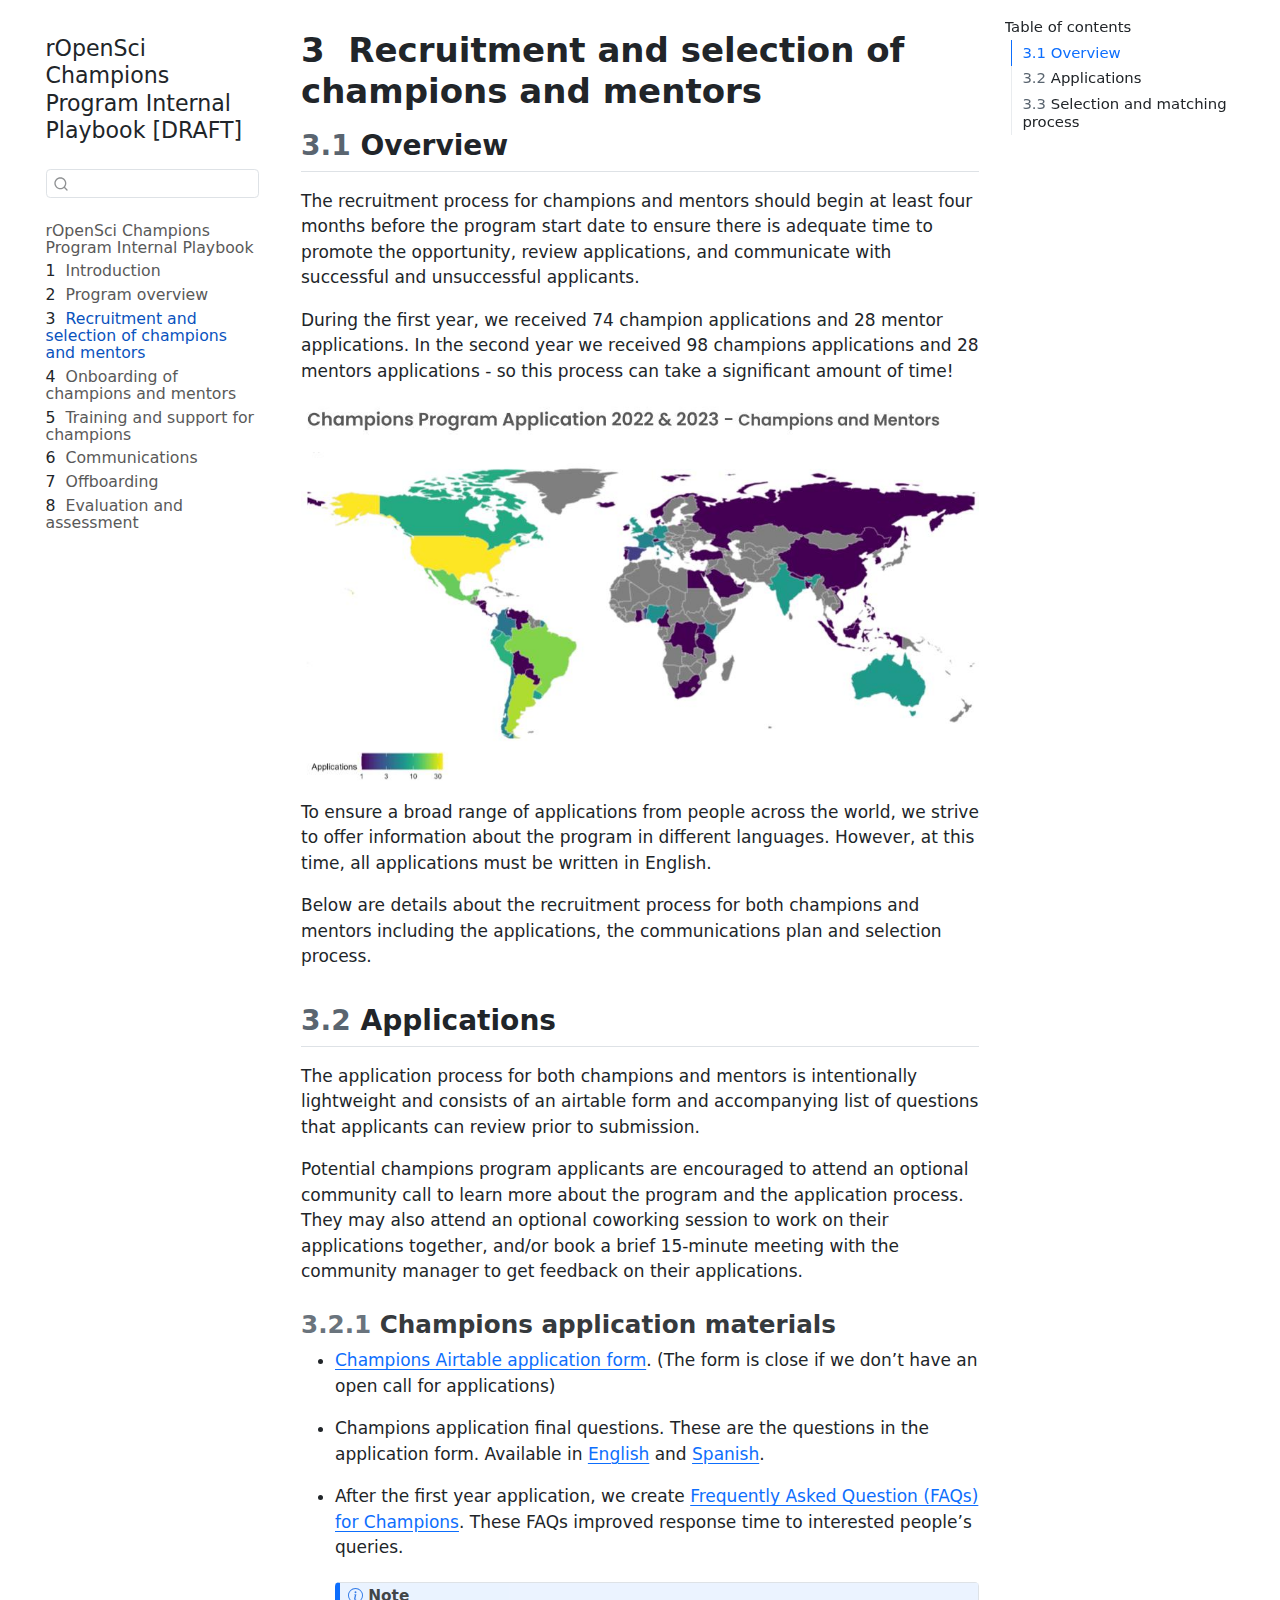
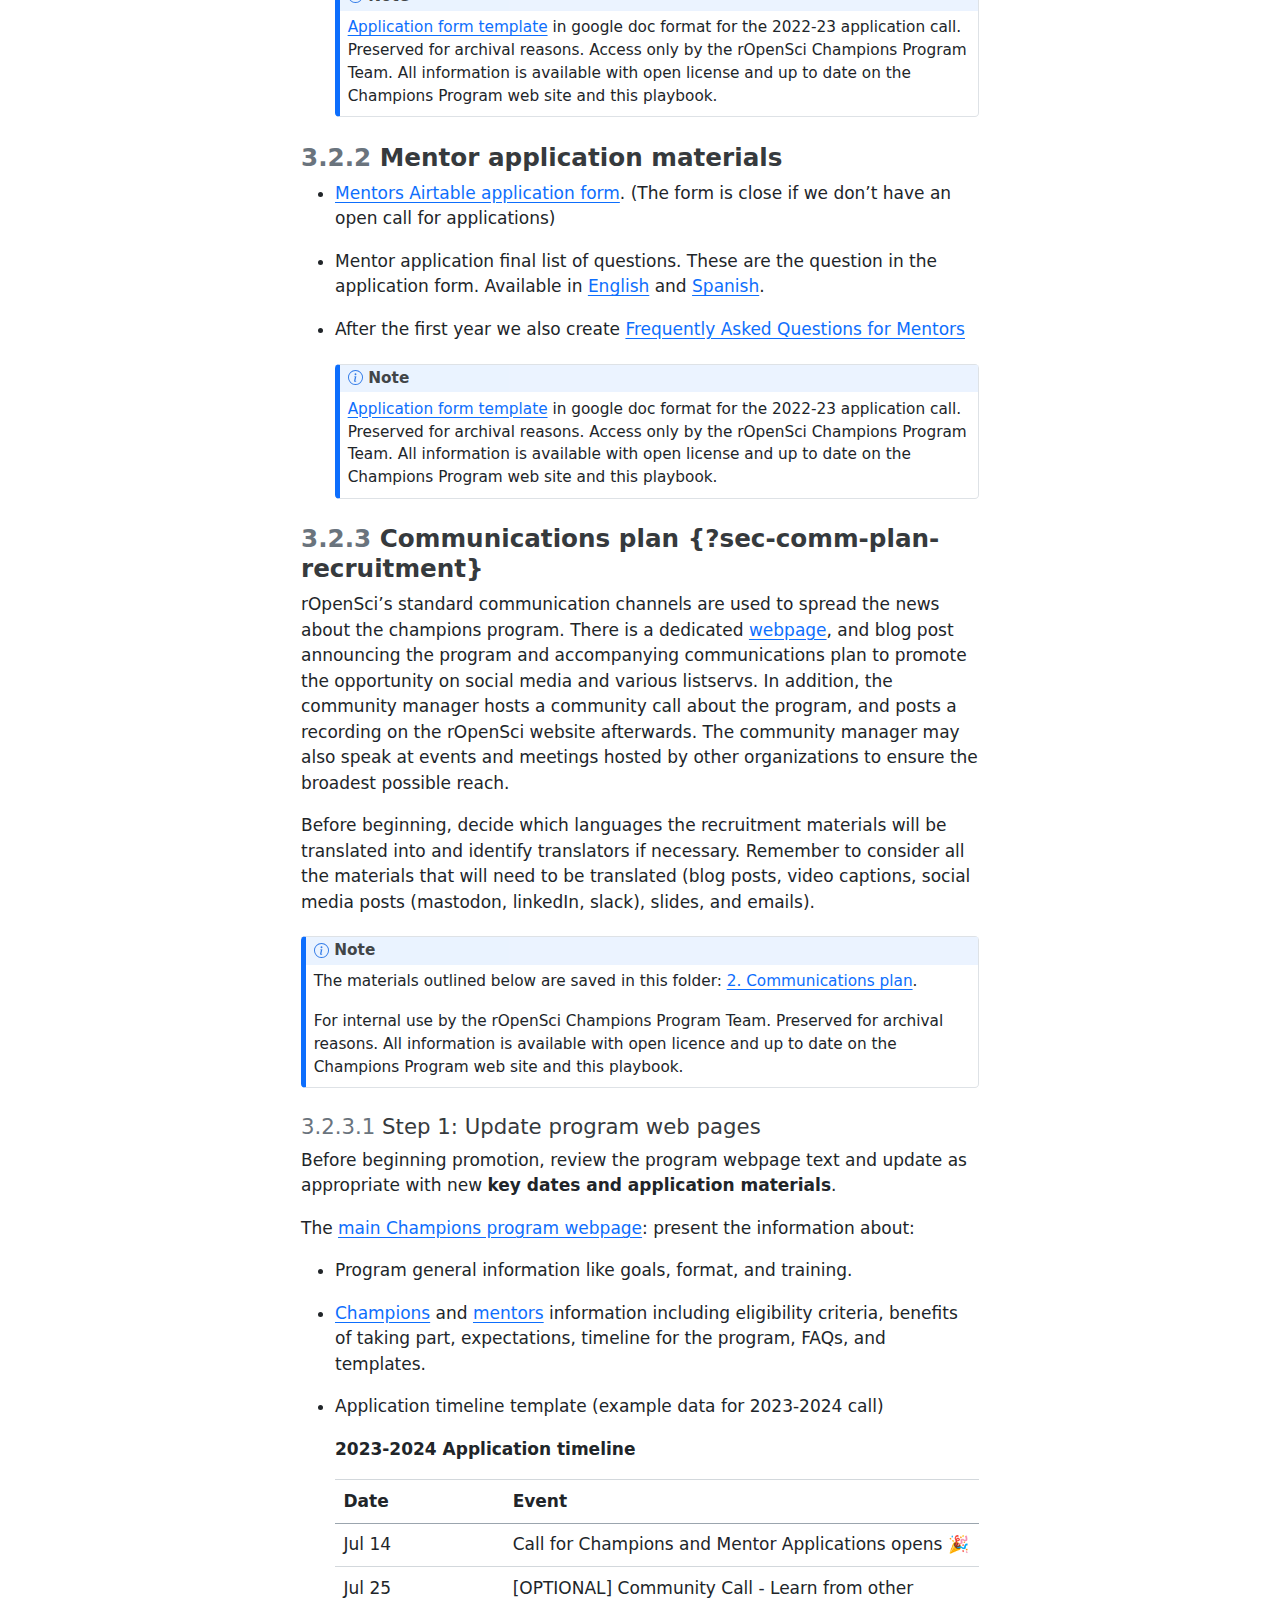
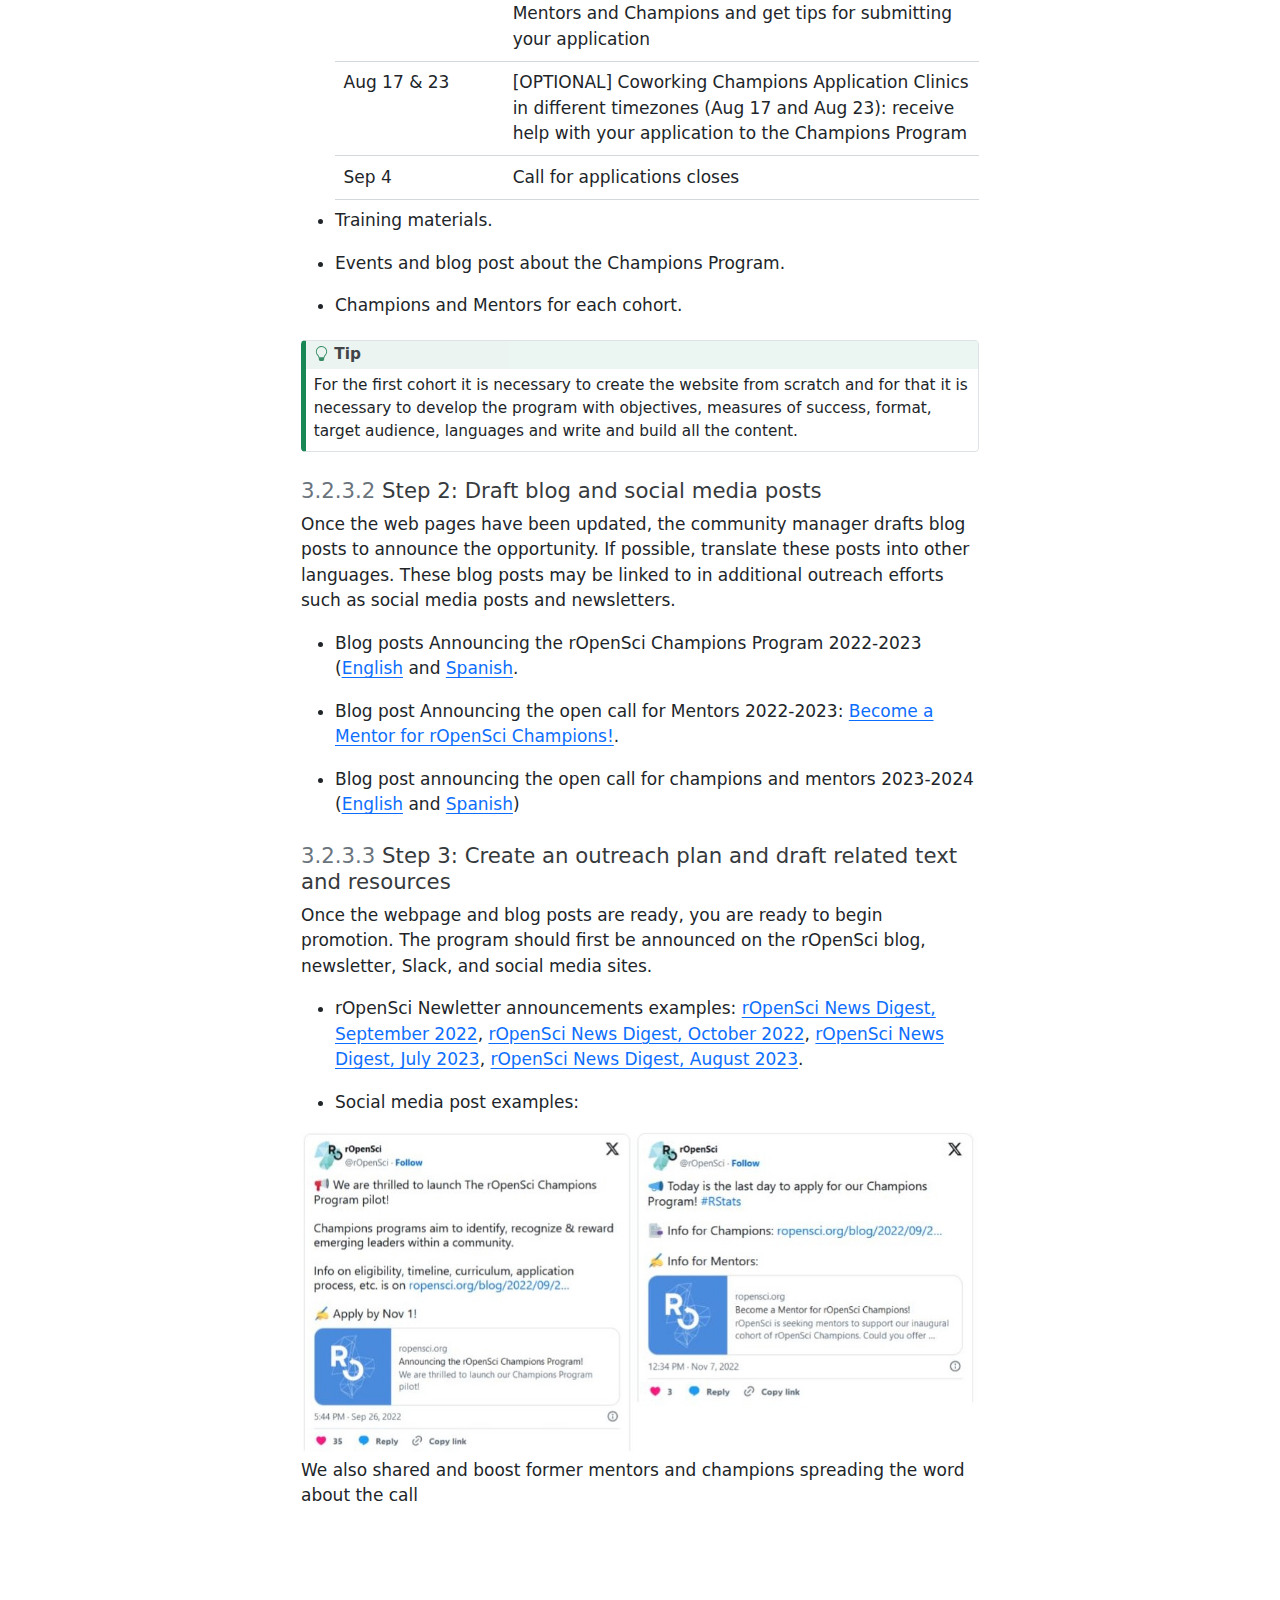
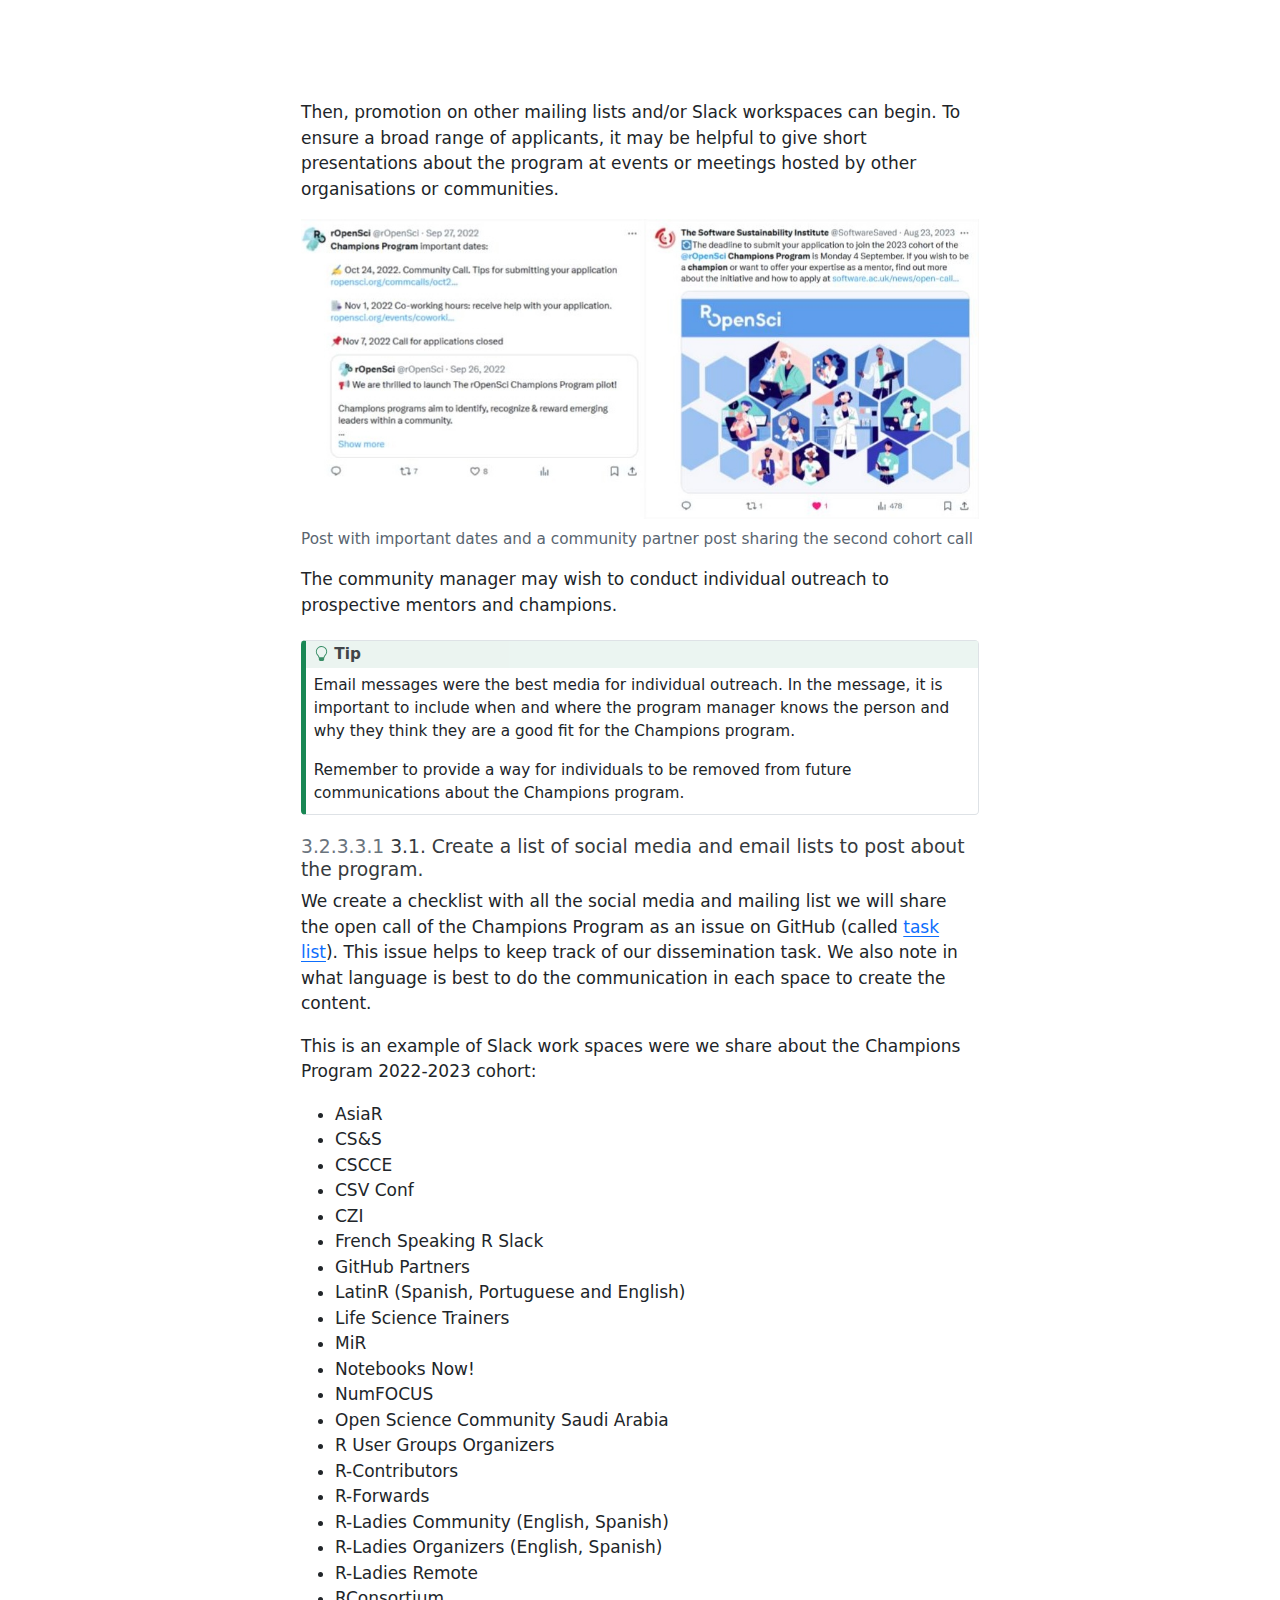
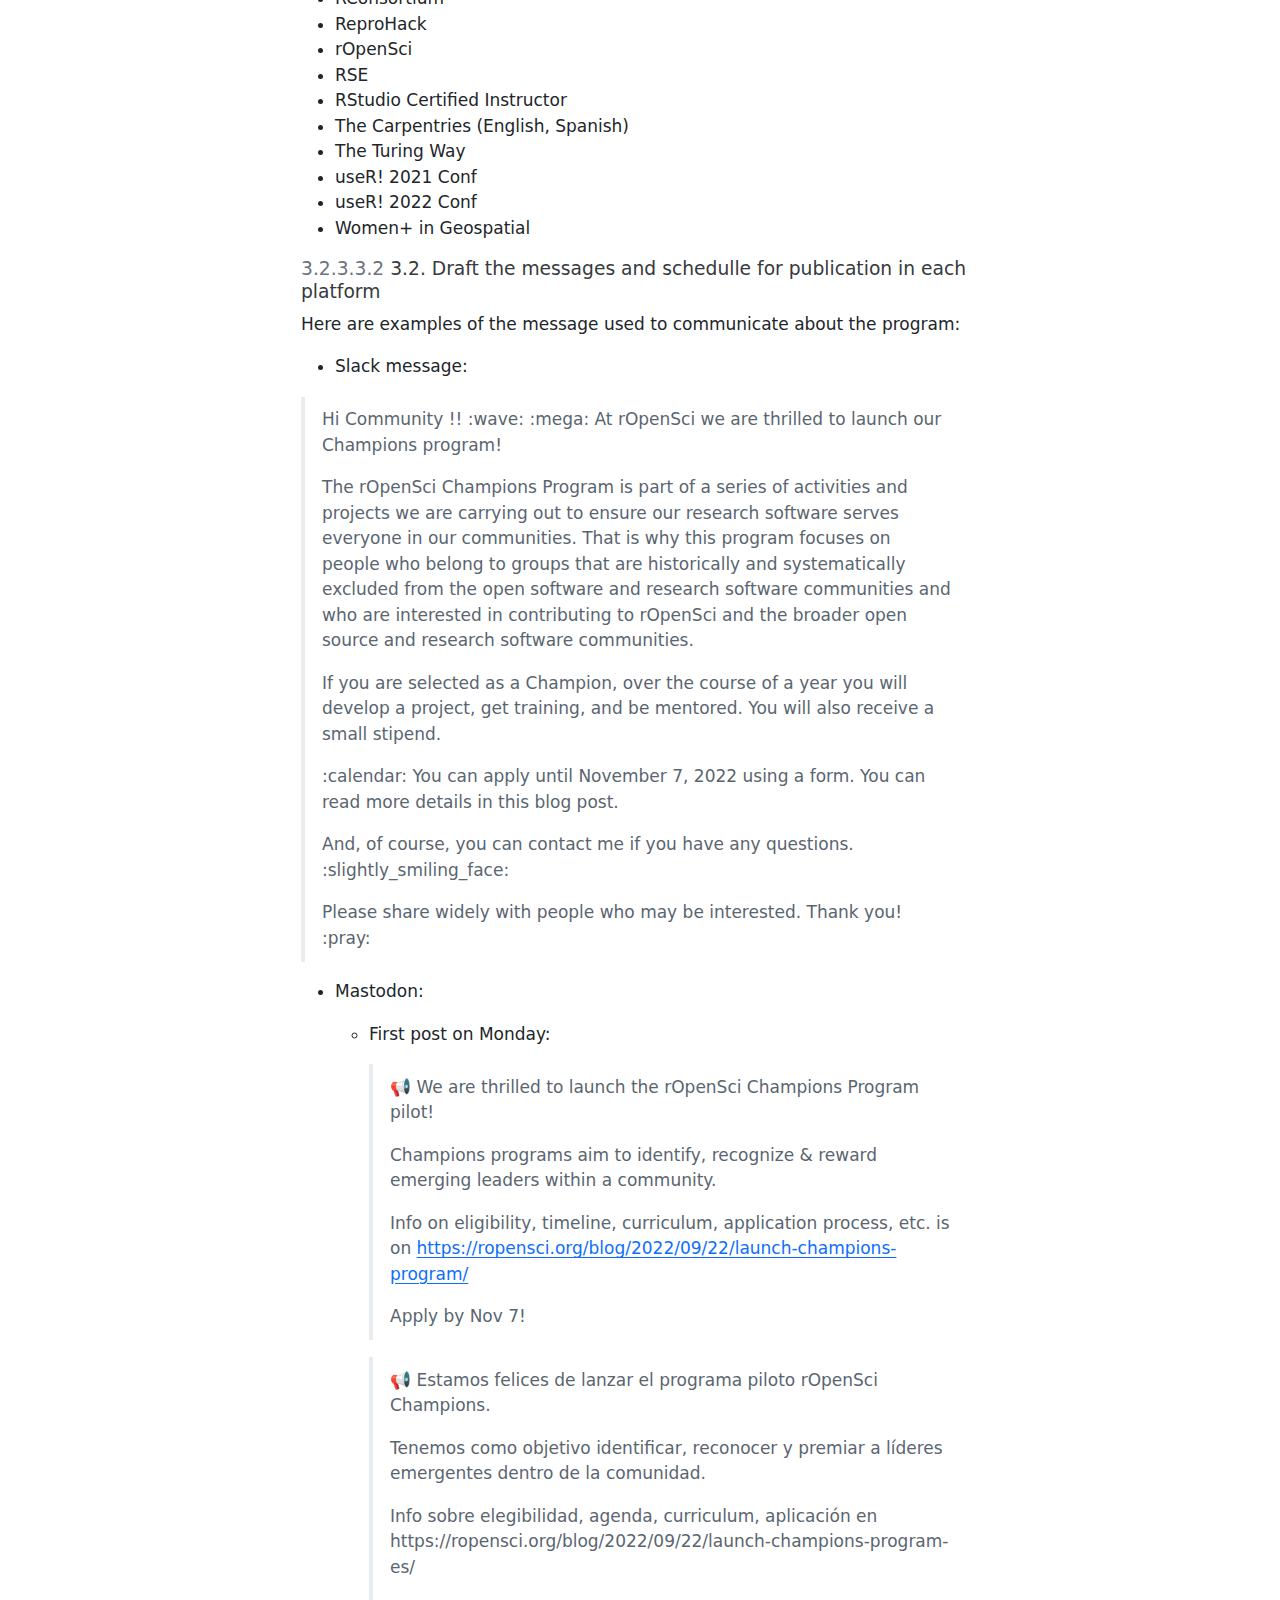
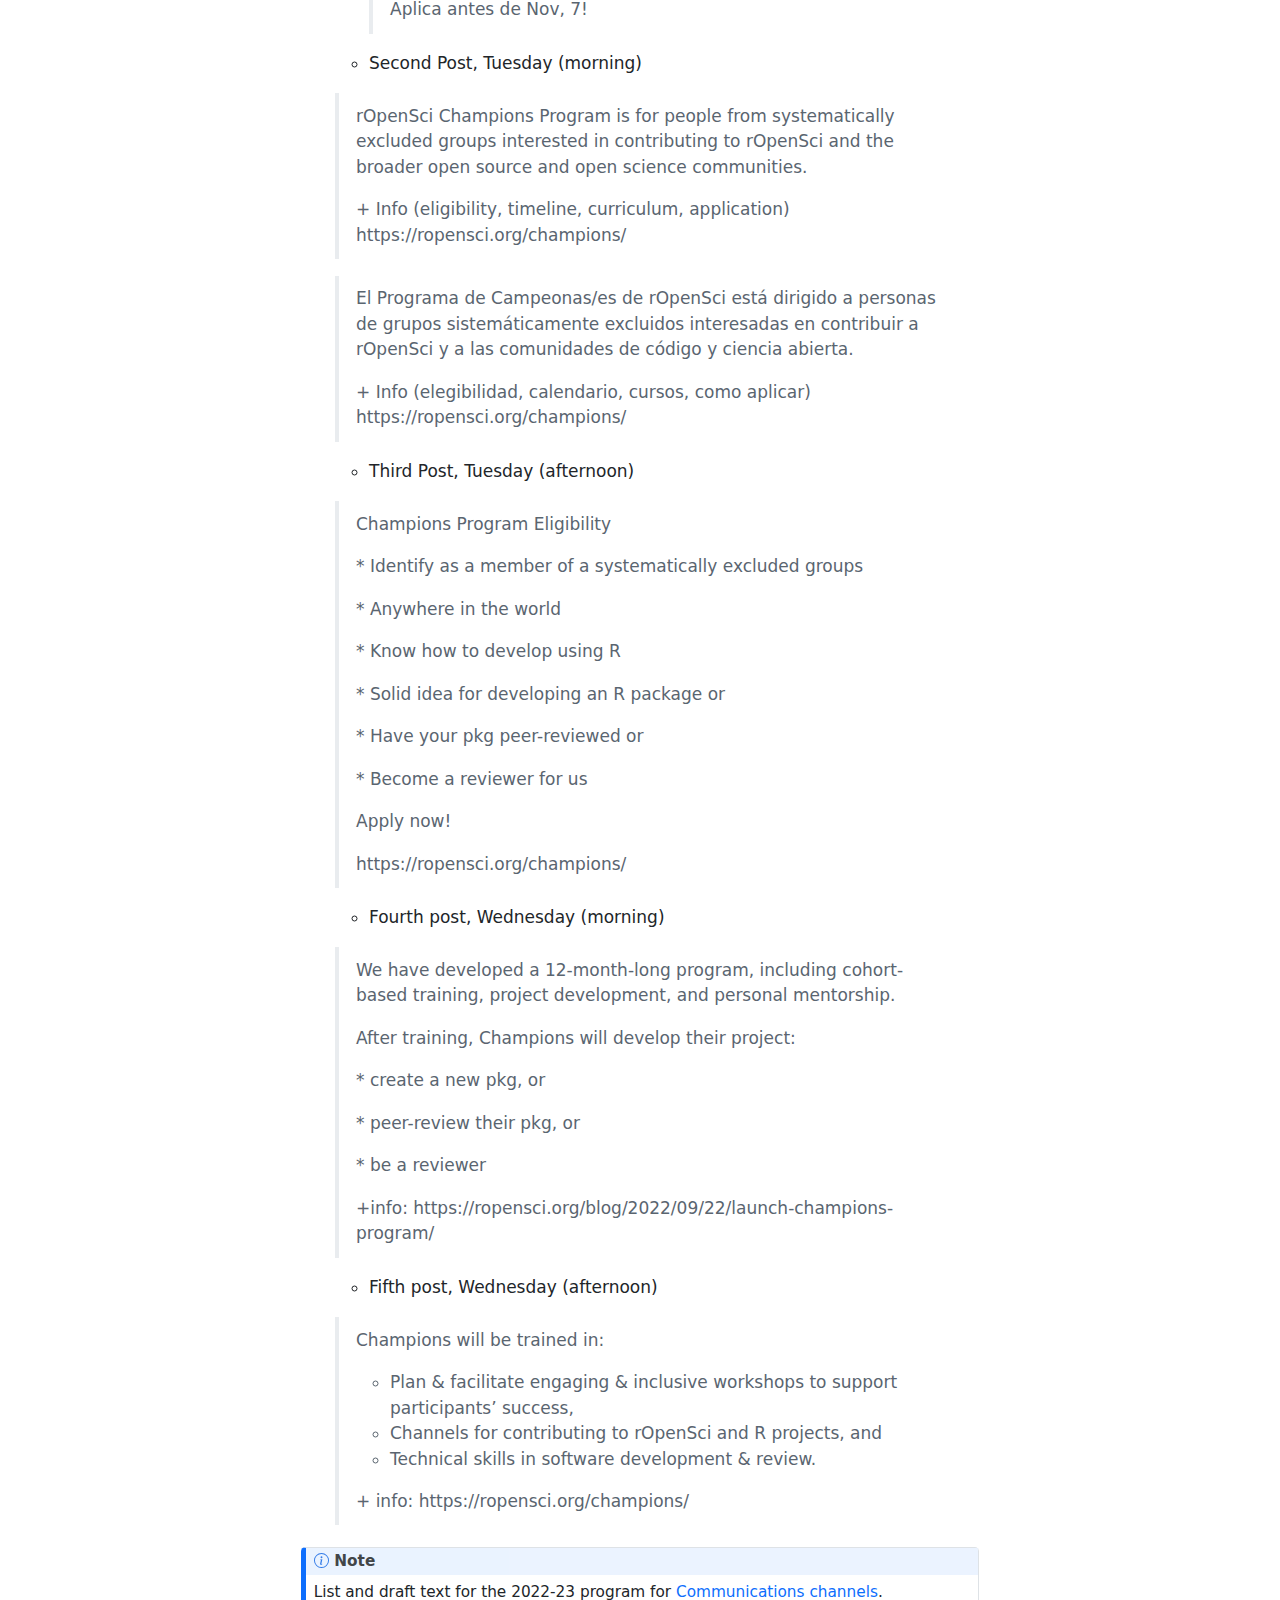
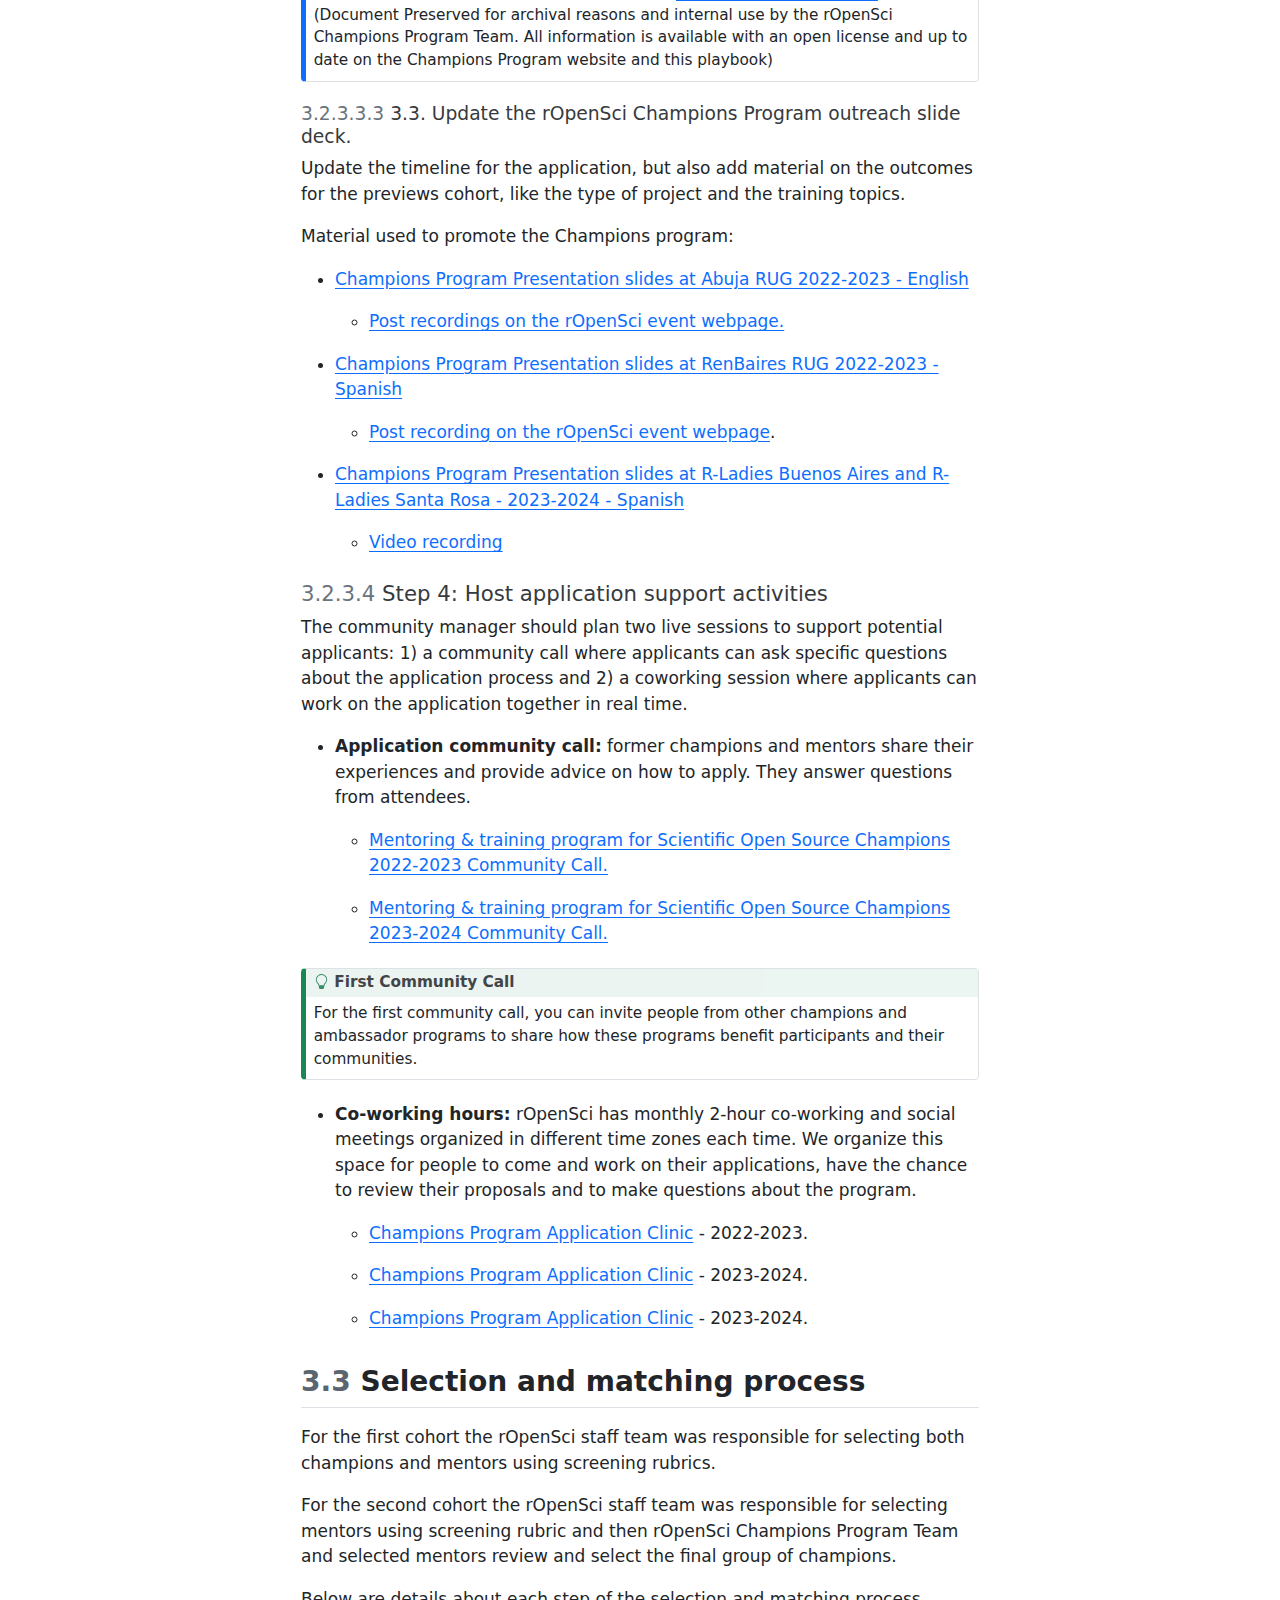
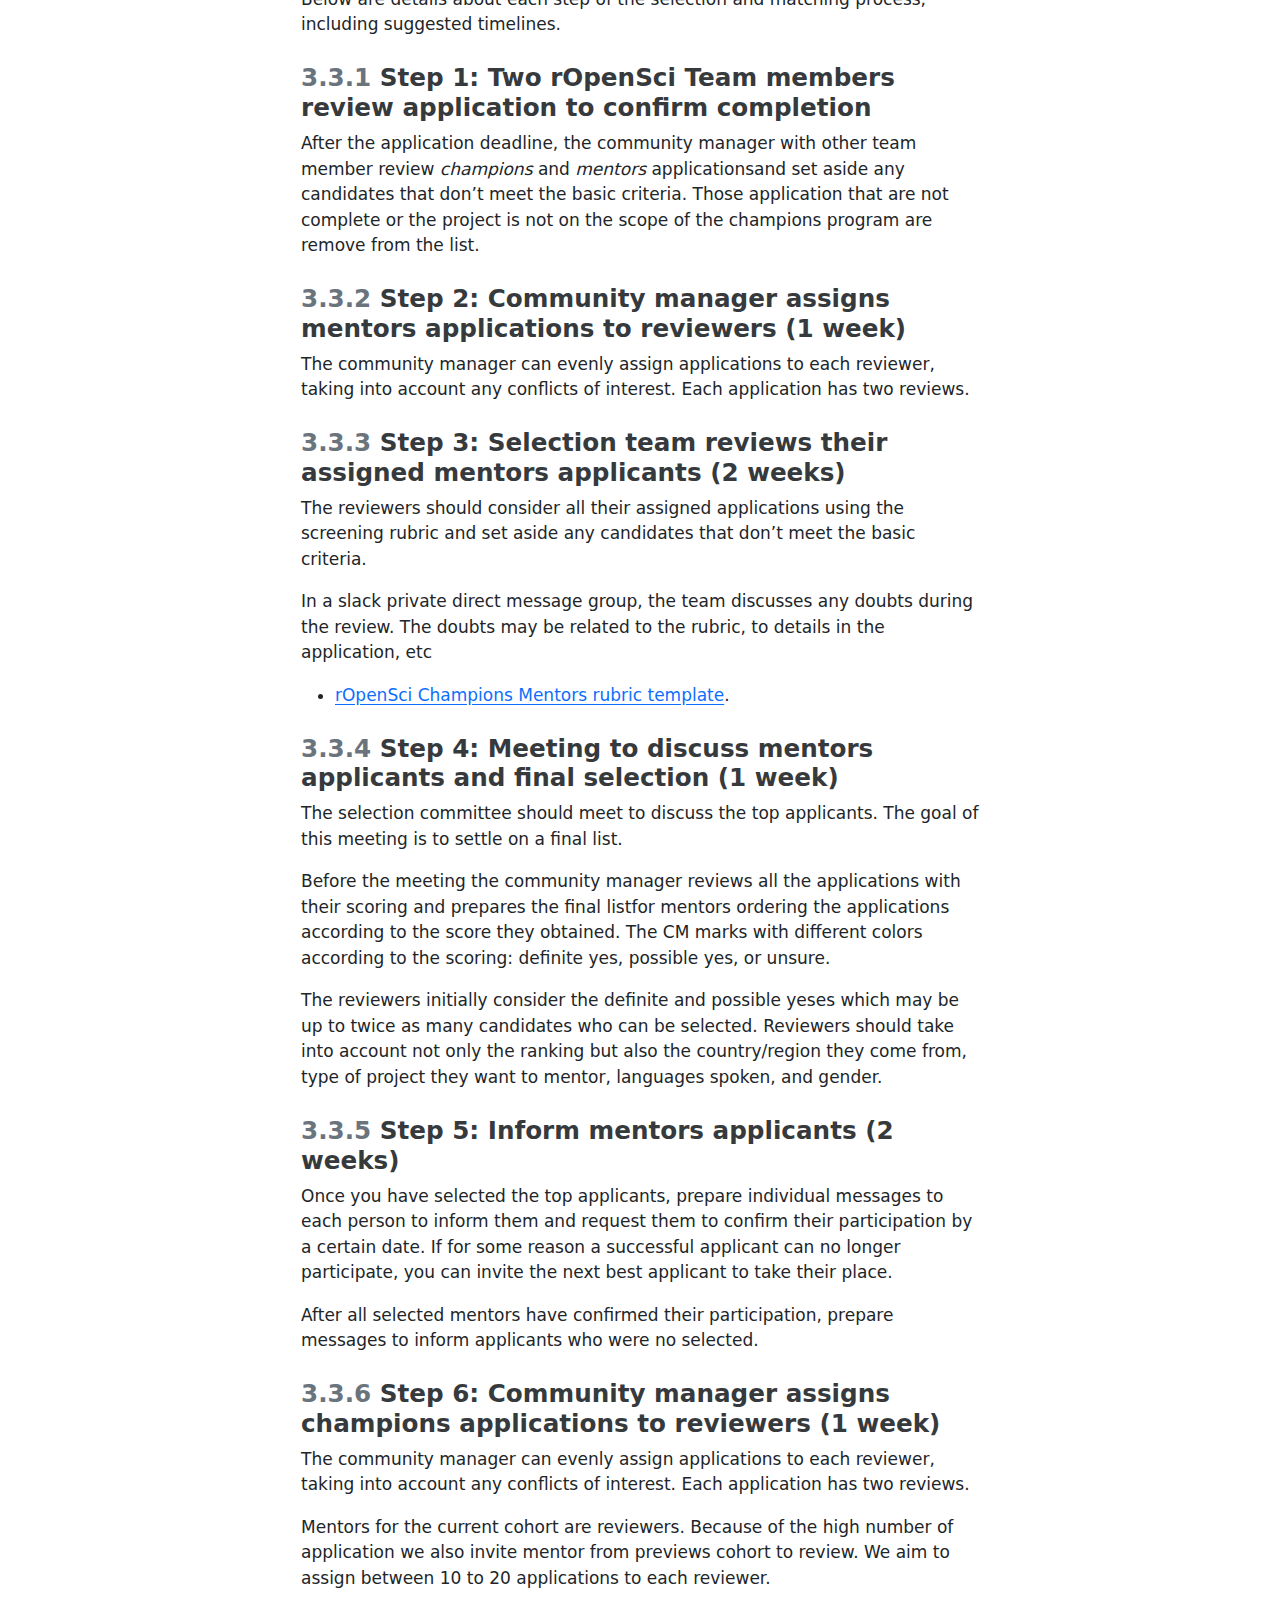
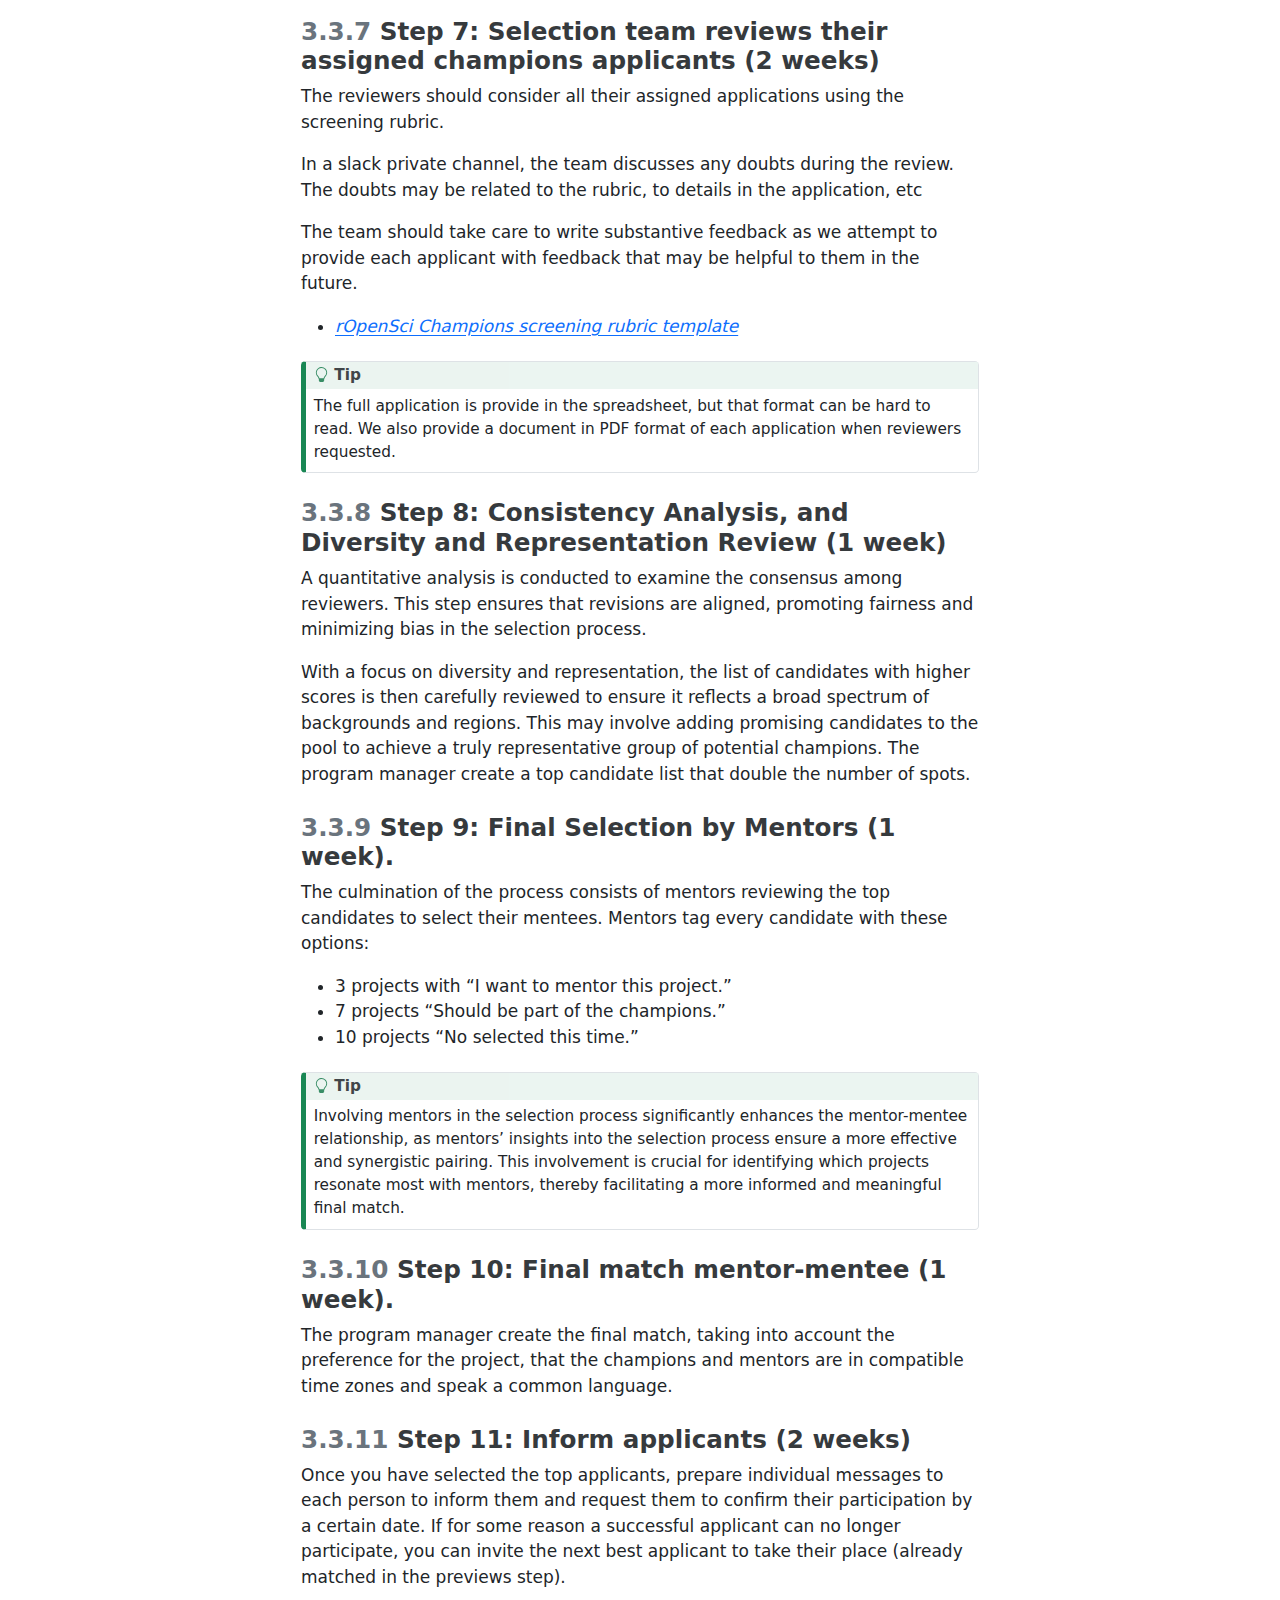
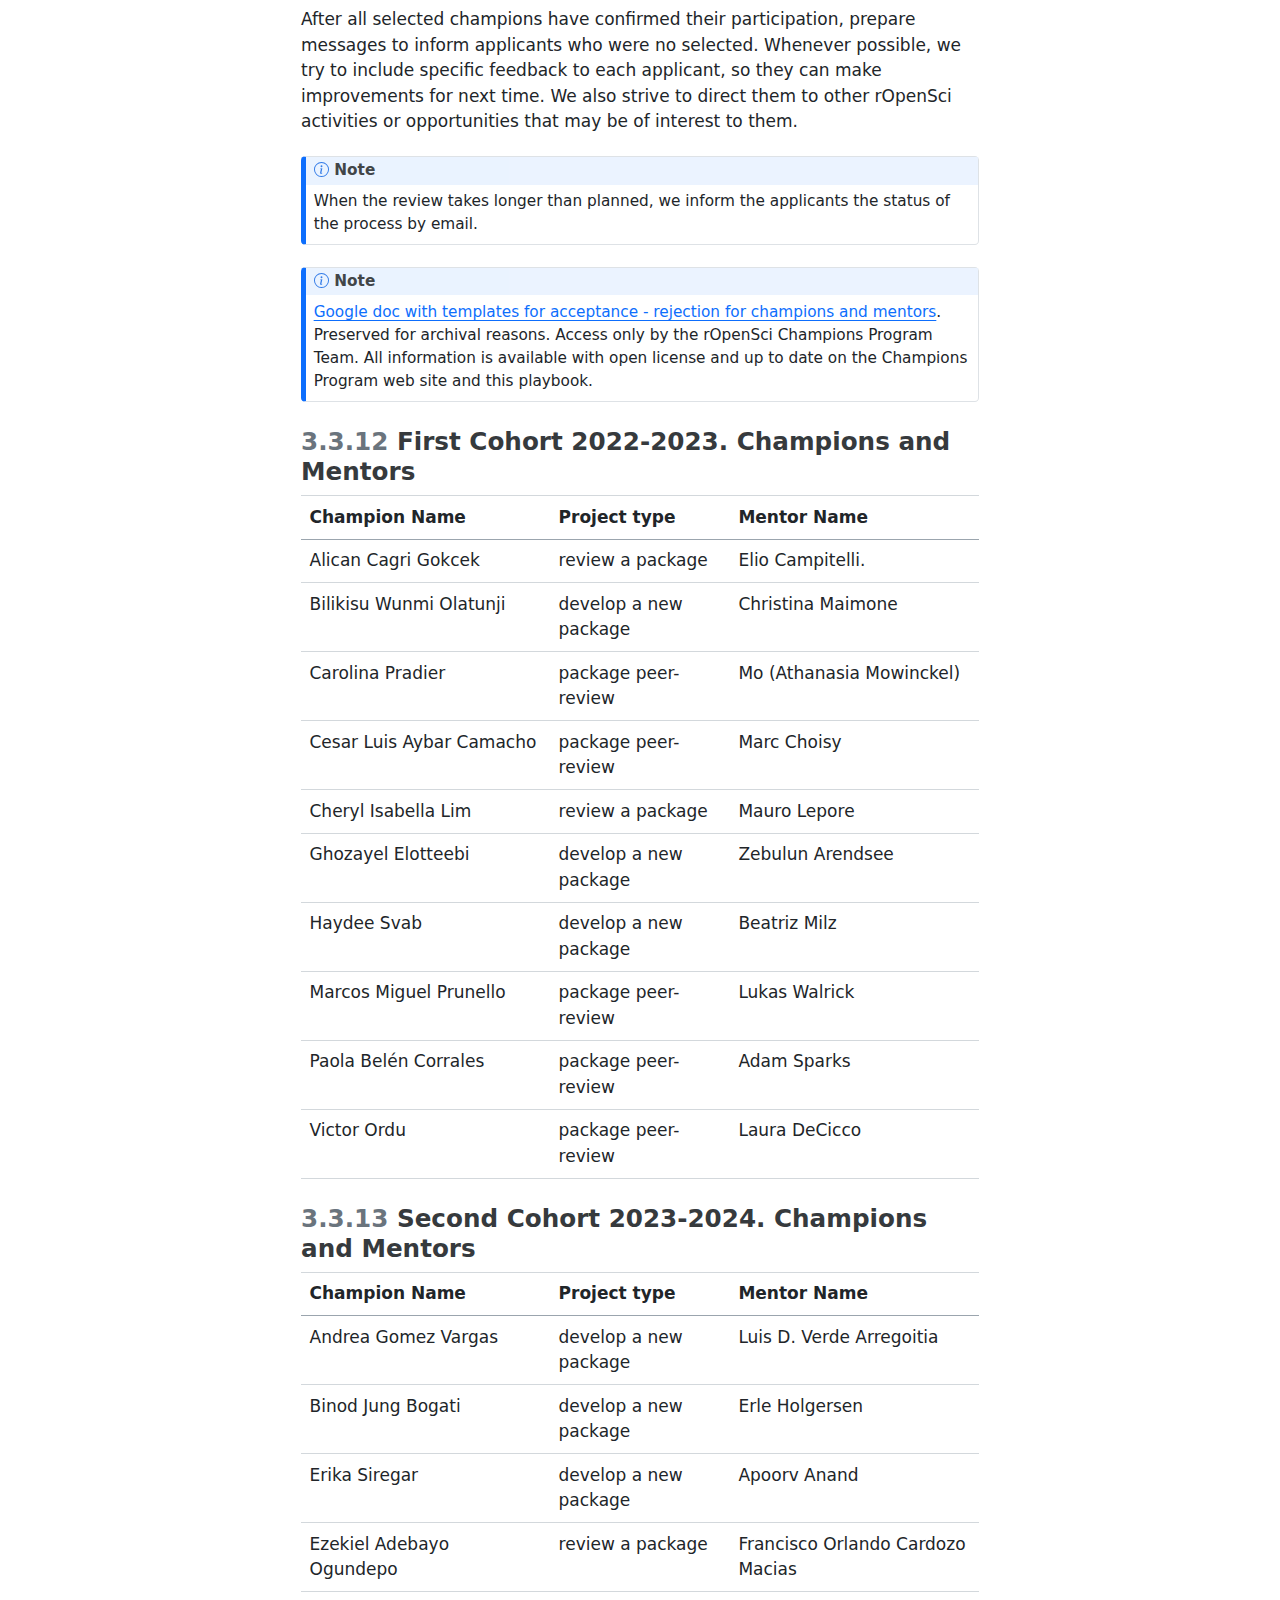
<file: docs/section-two-recruitment-and-selection-of-champions-and-mentors.html>
<!DOCTYPE html>
<html xmlns="http://www.w3.org/1999/xhtml" lang="en" xml:lang="en"><head>

<meta charset="utf-8">
<meta name="generator" content="quarto-1.4.528">

<meta name="viewport" content="width=device-width, initial-scale=1.0, user-scalable=yes">


<title>rOpenSci Champions Program Internal Playbook [DRAFT] - 3&nbsp; Recruitment and selection of champions and mentors</title>
<style>
code{white-space: pre-wrap;}
span.smallcaps{font-variant: small-caps;}
div.columns{display: flex; gap: min(4vw, 1.5em);}
div.column{flex: auto; overflow-x: auto;}
div.hanging-indent{margin-left: 1.5em; text-indent: -1.5em;}
ul.task-list{list-style: none;}
ul.task-list li input[type="checkbox"] {
  width: 0.8em;
  margin: 0 0.8em 0.2em -1em; /* quarto-specific, see https://github.com/quarto-dev/quarto-cli/issues/4556 */ 
  vertical-align: middle;
}
</style>


<script src="site_libs/quarto-nav/quarto-nav.js"></script>
<script src="site_libs/quarto-nav/headroom.min.js"></script>
<script src="site_libs/clipboard/clipboard.min.js"></script>
<script src="site_libs/quarto-search/autocomplete.umd.js"></script>
<script src="site_libs/quarto-search/fuse.min.js"></script>
<script src="site_libs/quarto-search/quarto-search.js"></script>
<meta name="quarto:offset" content="./">
<link href="./section-three-onboarding-of-champions-and-mentors.html" rel="next">
<link href="./section-one-program-overview.html" rel="prev">
<script src="site_libs/quarto-html/quarto.js"></script>
<script src="site_libs/quarto-html/popper.min.js"></script>
<script src="site_libs/quarto-html/tippy.umd.min.js"></script>
<script src="site_libs/quarto-html/anchor.min.js"></script>
<link href="site_libs/quarto-html/tippy.css" rel="stylesheet">
<link href="site_libs/quarto-html/quarto-syntax-highlighting.css" rel="stylesheet" id="quarto-text-highlighting-styles">
<script src="site_libs/bootstrap/bootstrap.min.js"></script>
<link href="site_libs/bootstrap/bootstrap-icons.css" rel="stylesheet">
<link href="site_libs/bootstrap/bootstrap.min.css" rel="stylesheet" id="quarto-bootstrap" data-mode="light">
<script id="quarto-search-options" type="application/json">{
  "location": "sidebar",
  "copy-button": false,
  "collapse-after": 3,
  "panel-placement": "start",
  "type": "textbox",
  "limit": 50,
  "keyboard-shortcut": [
    "f",
    "/",
    "s"
  ],
  "show-item-context": false,
  "language": {
    "search-no-results-text": "No results",
    "search-matching-documents-text": "matching documents",
    "search-copy-link-title": "Copy link to search",
    "search-hide-matches-text": "Hide additional matches",
    "search-more-match-text": "more match in this document",
    "search-more-matches-text": "more matches in this document",
    "search-clear-button-title": "Clear",
    "search-text-placeholder": "",
    "search-detached-cancel-button-title": "Cancel",
    "search-submit-button-title": "Submit",
    "search-label": "Search"
  }
}</script>


</head>

<body class="nav-sidebar floating">

<div id="quarto-search-results"></div>
  <header id="quarto-header" class="headroom fixed-top">
  <nav class="quarto-secondary-nav">
    <div class="container-fluid d-flex">
      <button type="button" class="quarto-btn-toggle btn" data-bs-toggle="collapse" data-bs-target=".quarto-sidebar-collapse-item" aria-controls="quarto-sidebar" aria-expanded="false" aria-label="Toggle sidebar navigation" onclick="if (window.quartoToggleHeadroom) { window.quartoToggleHeadroom(); }">
        <i class="bi bi-layout-text-sidebar-reverse"></i>
      </button>
        <nav class="quarto-page-breadcrumbs" aria-label="breadcrumb"><ol class="breadcrumb"><li class="breadcrumb-item"><a href="./section-two-recruitment-and-selection-of-champions-and-mentors.html"><span class="chapter-number">3</span>&nbsp; <span class="chapter-title">Recruitment and selection of champions and mentors</span></a></li></ol></nav>
        <a class="flex-grow-1" role="button" data-bs-toggle="collapse" data-bs-target=".quarto-sidebar-collapse-item" aria-controls="quarto-sidebar" aria-expanded="false" aria-label="Toggle sidebar navigation" onclick="if (window.quartoToggleHeadroom) { window.quartoToggleHeadroom(); }">      
        </a>
      <button type="button" class="btn quarto-search-button" aria-label="" onclick="window.quartoOpenSearch();">
        <i class="bi bi-search"></i>
      </button>
    </div>
  </nav>
</header>
<!-- content -->
<div id="quarto-content" class="quarto-container page-columns page-rows-contents page-layout-article">
<!-- sidebar -->
  <nav id="quarto-sidebar" class="sidebar collapse collapse-horizontal quarto-sidebar-collapse-item sidebar-navigation floating overflow-auto">
    <div class="pt-lg-2 mt-2 text-left sidebar-header">
    <div class="sidebar-title mb-0 py-0">
      <a href="./">rOpenSci Champions Program Internal Playbook [DRAFT]</a> 
    </div>
      </div>
        <div class="mt-2 flex-shrink-0 align-items-center">
        <div class="sidebar-search">
        <div id="quarto-search" class="" title="Search"></div>
        </div>
        </div>
    <div class="sidebar-menu-container"> 
    <ul class="list-unstyled mt-1">
        <li class="sidebar-item">
  <div class="sidebar-item-container"> 
  <a href="./index.html" class="sidebar-item-text sidebar-link">
 <span class="menu-text">rOpenSci Champions Program Internal Playbook</span></a>
  </div>
</li>
        <li class="sidebar-item">
  <div class="sidebar-item-container"> 
  <a href="./introduction.html" class="sidebar-item-text sidebar-link">
 <span class="menu-text"><span class="chapter-number">1</span>&nbsp; <span class="chapter-title">Introduction</span></span></a>
  </div>
</li>
        <li class="sidebar-item">
  <div class="sidebar-item-container"> 
  <a href="./section-one-program-overview.html" class="sidebar-item-text sidebar-link">
 <span class="menu-text"><span class="chapter-number">2</span>&nbsp; <span class="chapter-title">Program overview</span></span></a>
  </div>
</li>
        <li class="sidebar-item">
  <div class="sidebar-item-container"> 
  <a href="./section-two-recruitment-and-selection-of-champions-and-mentors.html" class="sidebar-item-text sidebar-link active">
 <span class="menu-text"><span class="chapter-number">3</span>&nbsp; <span class="chapter-title">Recruitment and selection of champions and mentors</span></span></a>
  </div>
</li>
        <li class="sidebar-item">
  <div class="sidebar-item-container"> 
  <a href="./section-three-onboarding-of-champions-and-mentors.html" class="sidebar-item-text sidebar-link">
 <span class="menu-text"><span class="chapter-number">4</span>&nbsp; <span class="chapter-title">Onboarding of champions and mentors</span></span></a>
  </div>
</li>
        <li class="sidebar-item">
  <div class="sidebar-item-container"> 
  <a href="./section-four-training-and-support-for-champions.html" class="sidebar-item-text sidebar-link">
 <span class="menu-text"><span class="chapter-number">5</span>&nbsp; <span class="chapter-title">Training and support for champions</span></span></a>
  </div>
</li>
        <li class="sidebar-item">
  <div class="sidebar-item-container"> 
  <a href="./section-five-communications.html" class="sidebar-item-text sidebar-link">
 <span class="menu-text"><span class="chapter-number">6</span>&nbsp; <span class="chapter-title">Communications</span></span></a>
  </div>
</li>
        <li class="sidebar-item">
  <div class="sidebar-item-container"> 
  <a href="./section-six-offboarding.html" class="sidebar-item-text sidebar-link">
 <span class="menu-text"><span class="chapter-number">7</span>&nbsp; <span class="chapter-title">Offboarding</span></span></a>
  </div>
</li>
        <li class="sidebar-item">
  <div class="sidebar-item-container"> 
  <a href="./section-seven-evaluation-and-assessment.html" class="sidebar-item-text sidebar-link">
 <span class="menu-text"><span class="chapter-number">8</span>&nbsp; <span class="chapter-title">Evaluation and assessment</span></span></a>
  </div>
</li>
    </ul>
    </div>
</nav>
<div id="quarto-sidebar-glass" class="quarto-sidebar-collapse-item" data-bs-toggle="collapse" data-bs-target=".quarto-sidebar-collapse-item"></div>
<!-- margin-sidebar -->
    <div id="quarto-margin-sidebar" class="sidebar margin-sidebar">
        <nav id="TOC" role="doc-toc" class="toc-active">
    <h2 id="toc-title">Table of contents</h2>
   
  <ul>
  <li><a href="#overview" id="toc-overview" class="nav-link active" data-scroll-target="#overview"><span class="header-section-number">3.1</span> Overview</a></li>
  <li><a href="#applications" id="toc-applications" class="nav-link" data-scroll-target="#applications"><span class="header-section-number">3.2</span> Applications</a>
  <ul class="collapse">
  <li><a href="#champions-application-materials" id="toc-champions-application-materials" class="nav-link" data-scroll-target="#champions-application-materials"><span class="header-section-number">3.2.1</span> Champions application materials</a></li>
  <li><a href="#mentor-application-materials" id="toc-mentor-application-materials" class="nav-link" data-scroll-target="#mentor-application-materials"><span class="header-section-number">3.2.2</span> Mentor application materials</a></li>
  <li><a href="#communications-plan-sec-comm-plan-recruitment" id="toc-communications-plan-sec-comm-plan-recruitment" class="nav-link" data-scroll-target="#communications-plan-sec-comm-plan-recruitment"><span class="header-section-number">3.2.3</span> Communications plan {<span class="quarto-unresolved-ref">sec-comm-plan-recruitment</span>}</a></li>
  </ul></li>
  <li><a href="#selection-and-matching-process" id="toc-selection-and-matching-process" class="nav-link" data-scroll-target="#selection-and-matching-process"><span class="header-section-number">3.3</span> Selection and matching process</a>
  <ul class="collapse">
  <li><a href="#step-1-two-ropensci-team-members-review-application-to-confirm-completion" id="toc-step-1-two-ropensci-team-members-review-application-to-confirm-completion" class="nav-link" data-scroll-target="#step-1-two-ropensci-team-members-review-application-to-confirm-completion"><span class="header-section-number">3.3.1</span> Step 1: Two rOpenSci Team members review application to confirm completion</a></li>
  <li><a href="#step-2-community-manager-assigns-mentors-applications-to-reviewers-1-week" id="toc-step-2-community-manager-assigns-mentors-applications-to-reviewers-1-week" class="nav-link" data-scroll-target="#step-2-community-manager-assigns-mentors-applications-to-reviewers-1-week"><span class="header-section-number">3.3.2</span> Step 2: Community manager assigns <strong>mentors</strong> applications to reviewers (1 week)</a></li>
  <li><a href="#step-3-selection-team-reviews-their-assigned-mentors-applicants-2-weeks" id="toc-step-3-selection-team-reviews-their-assigned-mentors-applicants-2-weeks" class="nav-link" data-scroll-target="#step-3-selection-team-reviews-their-assigned-mentors-applicants-2-weeks"><span class="header-section-number">3.3.3</span> Step 3: Selection team reviews their assigned mentors applicants (2 weeks)</a></li>
  <li><a href="#step-4-meeting-to-discuss-mentors-applicants-and-final-selection-1-week" id="toc-step-4-meeting-to-discuss-mentors-applicants-and-final-selection-1-week" class="nav-link" data-scroll-target="#step-4-meeting-to-discuss-mentors-applicants-and-final-selection-1-week"><span class="header-section-number">3.3.4</span> Step 4: Meeting to discuss mentors applicants and final selection (1 week)</a></li>
  <li><a href="#step-5-inform-mentors-applicants-2-weeks" id="toc-step-5-inform-mentors-applicants-2-weeks" class="nav-link" data-scroll-target="#step-5-inform-mentors-applicants-2-weeks"><span class="header-section-number">3.3.5</span> Step 5: Inform mentors applicants (2 weeks)</a></li>
  <li><a href="#step-6-community-manager-assigns-champions-applications-to-reviewers-1-week" id="toc-step-6-community-manager-assigns-champions-applications-to-reviewers-1-week" class="nav-link" data-scroll-target="#step-6-community-manager-assigns-champions-applications-to-reviewers-1-week"><span class="header-section-number">3.3.6</span> Step 6: Community manager assigns <strong>champions</strong> applications to reviewers (1 week)</a></li>
  <li><a href="#step-7-selection-team-reviews-their-assigned-champions-applicants-2-weeks" id="toc-step-7-selection-team-reviews-their-assigned-champions-applicants-2-weeks" class="nav-link" data-scroll-target="#step-7-selection-team-reviews-their-assigned-champions-applicants-2-weeks"><span class="header-section-number">3.3.7</span> Step 7: Selection team reviews their assigned champions applicants (2 weeks)</a></li>
  <li><a href="#step-8-consistency-analysis-and-diversity-and-representation-review-1-week" id="toc-step-8-consistency-analysis-and-diversity-and-representation-review-1-week" class="nav-link" data-scroll-target="#step-8-consistency-analysis-and-diversity-and-representation-review-1-week"><span class="header-section-number">3.3.8</span> Step 8: Consistency Analysis, and Diversity and Representation Review (1 week)</a></li>
  <li><a href="#step-9-final-selection-by-mentors-1-week." id="toc-step-9-final-selection-by-mentors-1-week." class="nav-link" data-scroll-target="#step-9-final-selection-by-mentors-1-week."><span class="header-section-number">3.3.9</span> Step 9: Final Selection by Mentors (1 week).</a></li>
  <li><a href="#step-10-final-match-mentor-mentee-1-week." id="toc-step-10-final-match-mentor-mentee-1-week." class="nav-link" data-scroll-target="#step-10-final-match-mentor-mentee-1-week."><span class="header-section-number">3.3.10</span> Step 10: Final match mentor-mentee (1 week).</a></li>
  <li><a href="#step-11-inform-applicants-2-weeks" id="toc-step-11-inform-applicants-2-weeks" class="nav-link" data-scroll-target="#step-11-inform-applicants-2-weeks"><span class="header-section-number">3.3.11</span> Step 11: Inform applicants (2 weeks)</a></li>
  <li><a href="#first-cohort-2022-2023.-champions-and-mentors" id="toc-first-cohort-2022-2023.-champions-and-mentors" class="nav-link" data-scroll-target="#first-cohort-2022-2023.-champions-and-mentors"><span class="header-section-number">3.3.12</span> First Cohort 2022-2023. Champions and Mentors</a></li>
  <li><a href="#second-cohort-2023-2024.-champions-and-mentors" id="toc-second-cohort-2023-2024.-champions-and-mentors" class="nav-link" data-scroll-target="#second-cohort-2023-2024.-champions-and-mentors"><span class="header-section-number">3.3.13</span> Second Cohort 2023-2024. Champions and Mentors</a></li>
  </ul></li>
  </ul>
</nav>
    </div>
<!-- main -->
<main class="content" id="quarto-document-content">

<header id="title-block-header" class="quarto-title-block default">
<div class="quarto-title">
<h1 class="title"><span class="chapter-number">3</span>&nbsp; <span class="chapter-title">Recruitment and selection of champions and mentors</span></h1>
</div>



<div class="quarto-title-meta">

    
  
    
  </div>
  


</header>


<section id="overview" class="level2" data-number="3.1">
<h2 data-number="3.1" class="anchored" data-anchor-id="overview"><span class="header-section-number">3.1</span> Overview</h2>
<p>The recruitment process for champions and mentors should begin at least four months before the program start date to ensure there is adequate time to promote the opportunity, review applications, and communicate with successful and unsuccessful applicants.</p>
<p>During the first year, we received 74 champion applications and 28 mentor applications. In the second year we received 98 champions applications and 28 mentors applications - so this process can take a significant amount of time!</p>
<p><img src="images/applications-map.jpg" class="img-fluid" alt="World map with a colored scales representing the number of applications. America is almost all colored with the maximun number of applications, followed by Europe, Oceania, Africa and Asia."></p>
<p>To ensure a broad range of applications from people across the world, we strive to offer information about the program in different languages. However, at this time, all applications must be written in English.</p>
<p>Below are details about the recruitment process for both champions and mentors including the applications, the communications plan and selection process.</p>
</section>
<section id="applications" class="level2" data-number="3.2">
<h2 data-number="3.2" class="anchored" data-anchor-id="applications"><span class="header-section-number">3.2</span> Applications</h2>
<p>The application process for both champions and mentors is intentionally lightweight and consists of an airtable form and accompanying list of questions that applicants can review prior to submission.</p>
<p>Potential champions program applicants are encouraged to attend an optional community call to learn more about the program and the application process. They may also attend an optional coworking session to work on their applications together, and/or book a brief 15-minute meeting with the community manager to get feedback on their applications.</p>
<section id="champions-application-materials" class="level3" data-number="3.2.1">
<h3 data-number="3.2.1" class="anchored" data-anchor-id="champions-application-materials"><span class="header-section-number">3.2.1</span> Champions application materials</h3>
<ul>
<li><p><a href="https://airtable.com/shrAsYlSXU0coJ5Ld">Champions Airtable application form</a>. (The form is close if we don’t have an open call for applications)</p></li>
<li><p>Champions application final questions. These are the questions in the application form. Available in <a href="https://ropensci.org/champions/files/champions_template/">English</a> and <a href="(https://ropensci.org/champions/files/champions_template_es/)">Spanish</a>.</p></li>
<li><p>After the first year application, we create <a href="https://ropensci.org/champions/programdetails_2023/#frequently-asked-questions">Frequently Asked Question (FAQs) for Champions</a>. These FAQs improved response time to interested people’s queries.</p>
<div class="callout callout-style-default callout-note callout-titled">
<div class="callout-header d-flex align-content-center">
<div class="callout-icon-container">
<i class="callout-icon"></i>
</div>
<div class="callout-title-container flex-fill">
Note
</div>
</div>
<div class="callout-body-container callout-body">
<p><a href="https://docs.google.com/document/d/18V38IdipJXNL8w714Xdoj8XHd9j-mr8aDQl0TqOIAEg/edit#heading=h.d3uqayuakf9e">Application form template</a> in google doc format for the 2022-23 application call. Preserved for archival reasons. Access only by the rOpenSci Champions Program Team. All information is available with open license and up to date on the Champions Program web site and this playbook.</p>
</div>
</div></li>
</ul>
</section>
<section id="mentor-application-materials" class="level3" data-number="3.2.2">
<h3 data-number="3.2.2" class="anchored" data-anchor-id="mentor-application-materials"><span class="header-section-number">3.2.2</span> Mentor application materials</h3>
<ul>
<li><p><a href="https://airtable.com/shrlrLdQbb4wphosK">Mentors Airtable application form</a>. (The form is close if we don’t have an open call for applications)</p></li>
<li><p>Mentor application final list of questions. These are the question in the application form. Available in <a href="https://ropensci.org/champions/files/mentors_champions_template/">English</a> and <a href="https://ropensci.org/champions/files/mentors_champions_template_es/">Spanish</a>.</p></li>
<li><p>After the first year we also create <a href="https://ropensci.org/champions/programdetailsmentors_2023/#frequently-asked-questions">Frequently Asked Questions for Mentors</a></p>
<div class="callout callout-style-default callout-note callout-titled">
<div class="callout-header d-flex align-content-center">
<div class="callout-icon-container">
<i class="callout-icon"></i>
</div>
<div class="callout-title-container flex-fill">
Note
</div>
</div>
<div class="callout-body-container callout-body">
<p><a href="https://docs.google.com/document/d/1HdyQW-xIbj21UxjEEKl9-XDyaDXjtNqbnu-MBhk1ejA/">Application form template</a> in google doc format for the 2022-23 application call. Preserved for archival reasons. Access only by the rOpenSci Champions Program Team. All information is available with open license and up to date on the Champions Program web site and this playbook.</p>
</div>
</div></li>
</ul>
</section>
<section id="communications-plan-sec-comm-plan-recruitment" class="level3" data-number="3.2.3">
<h3 data-number="3.2.3" class="anchored" data-anchor-id="communications-plan-sec-comm-plan-recruitment"><span class="header-section-number">3.2.3</span> Communications plan {<span class="quarto-unresolved-ref">?sec-comm-plan-recruitment</span>}</h3>
<p>rOpenSci’s standard communication channels are used to spread the news about the champions program. There is a dedicated <a href="https://ropensci.org/champions/">webpage</a>, and blog post announcing the program and accompanying communications plan to promote the opportunity on social media and various listservs. In addition, the community manager hosts a community call about the program, and posts a recording on the rOpenSci website afterwards. The community manager may also speak at events and meetings hosted by other organizations to ensure the broadest possible reach.</p>
<p>Before beginning, decide which languages the recruitment materials will be translated into and identify translators if necessary. Remember to consider all the materials that will need to be translated (blog posts, video captions, social media posts (mastodon, linkedIn, slack), slides, and emails).</p>
<div class="callout callout-style-default callout-note callout-titled">
<div class="callout-header d-flex align-content-center">
<div class="callout-icon-container">
<i class="callout-icon"></i>
</div>
<div class="callout-title-container flex-fill">
Note
</div>
</div>
<div class="callout-body-container callout-body">
<p>The materials outlined below are saved in this folder: <a href="https://drive.google.com/drive/folders/1UlW185xJI3NQ1soPnu4GhwvaMd85W1aD">2. Communications plan</a>.</p>
<p>For internal use by the rOpenSci Champions Program Team. Preserved for archival reasons. All information is available with open licence and up to date on the Champions Program web site and this playbook.</p>
</div>
</div>
<section id="step-1-update-program-web-pages" class="level4" data-number="3.2.3.1">
<h4 data-number="3.2.3.1" class="anchored" data-anchor-id="step-1-update-program-web-pages"><span class="header-section-number">3.2.3.1</span> Step 1: Update program web pages</h4>
<p>Before beginning promotion, review the program webpage text and update as appropriate with new <strong>key dates and application materials</strong>.</p>
<p>The <a href="https://ropensci.org/champions/">main Champions program webpage</a>: present the information about:</p>
<ul>
<li><p>Program general information like goals, format, and training.</p></li>
<li><p><a href="https://ropensci.org/champions/programdetails_2023/">Champions</a> and <a href="https://ropensci.org/champions/programdetailsmentors_2023/">mentors</a> information including eligibility criteria, benefits of taking part, expectations, timeline for the program, FAQs, and templates.</p></li>
<li><p>Application timeline template (example data for 2023-2024 call)</p>
<p><strong>2023-2024 Application timeline</strong></p>
<table class="table">
<colgroup>
<col style="width: 26%">
<col style="width: 73%">
</colgroup>
<thead>
<tr class="header">
<th>Date</th>
<th>Event</th>
</tr>
</thead>
<tbody>
<tr class="odd">
<td>Jul 14</td>
<td>Call for Champions and Mentor Applications opens 🎉</td>
</tr>
<tr class="even">
<td>Jul 25</td>
<td>[OPTIONAL]&nbsp;Community Call&nbsp;- Learn from other Mentors and Champions and get tips for submitting your application</td>
</tr>
<tr class="odd">
<td>Aug 17 &amp; 23</td>
<td>[OPTIONAL] Coworking Champions Application Clinics in different timezones (Aug 17&nbsp;and&nbsp;Aug 23): receive help with your application to the Champions Program</td>
</tr>
<tr class="even">
<td>Sep 4</td>
<td>Call for applications closes</td>
</tr>
</tbody>
</table></li>
<li><p>Training materials.</p></li>
<li><p>Events and blog post about the Champions Program.</p></li>
<li><p>Champions and Mentors for each cohort.</p></li>
</ul>
<div class="callout callout-style-default callout-tip callout-titled">
<div class="callout-header d-flex align-content-center">
<div class="callout-icon-container">
<i class="callout-icon"></i>
</div>
<div class="callout-title-container flex-fill">
Tip
</div>
</div>
<div class="callout-body-container callout-body">
<p>For the first cohort it is necessary to create the website from scratch and for that it is necessary to develop the program with objectives, measures of success, format, target audience, languages and write and build all the content.</p>
</div>
</div>
</section>
<section id="step-2-draft-blog-and-social-media-posts" class="level4" data-number="3.2.3.2">
<h4 data-number="3.2.3.2" class="anchored" data-anchor-id="step-2-draft-blog-and-social-media-posts"><span class="header-section-number">3.2.3.2</span> Step 2: Draft blog and social media posts</h4>
<p>Once the web pages have been updated, the community manager drafts blog posts to announce the opportunity. If possible, translate these posts into other languages. These blog posts may be linked to in additional outreach efforts such as social media posts and newsletters.</p>
<ul>
<li><p>Blog posts Announcing the rOpenSci Champions Program 2022-2023 (<a href="https://ropensci.org/blog/2022/09/22/launch-champions-program/">English</a> and <a href="https://ropensci.org/blog/2022/09/22/launch-champions-program-es/">Spanish</a>.</p></li>
<li><p>Blog post Announcing the open call for Mentors 2022-2023: <a href="https://ropensci.org/champions/programdetailsmentors/">Become a Mentor for rOpenSci Champions!</a>.</p></li>
<li><p>Blog post announcing the open call for champions and mentors 2023-2024 (<a href="https://ropensci.org/blog/2023/07/14/call-champions-program/">English</a> and <a href="https://ropensci.org/es/blog/2023/07/14/launch-champions-program-es/">Spanish</a>)</p></li>
</ul>
</section>
<section id="step-3-create-an-outreach-plan-and-draft-related-text-and-resources" class="level4" data-number="3.2.3.3">
<h4 data-number="3.2.3.3" class="anchored" data-anchor-id="step-3-create-an-outreach-plan-and-draft-related-text-and-resources"><span class="header-section-number">3.2.3.3</span> Step 3: Create an outreach plan and draft related text and resources</h4>
<p>Once the webpage and blog posts are ready, you are ready to begin promotion. The program should first be announced on the rOpenSci blog, newsletter, Slack, and social media sites.</p>
<ul>
<li><p>rOpenSci Newletter announcements examples: <a href="https://ropensci.org/blog/2022/09/23/ropensci-news-digest-september-2022/">rOpenSci News Digest, September 2022</a>, <a href="https://ropensci.org/blog/2022/10/21/ropensci-news-digest-october-2022/">rOpenSci News Digest, October 2022</a>, <a href="https://ropensci.org/blog/2023/07/21/news-july-2023/">rOpenSci News Digest, July 2023</a>, <a href="https://ropensci.org/blog/2023/08/25/news-august-2023/">rOpenSci News Digest, August 2023</a>.</p></li>
<li><p>Social media post examples:</p></li>
</ul>
<p><img src="images/social-media-examples-1.jpg" class="img-fluid" alt="Announcement of the Champions Program and Reminder of the last day for send the application"> We also shared and boost former mentors and champions spreading the word about the call</p>
<iframe src="https://fosstodon.org/@Drmowinckels/110887359753029105/embed" class="mastodon-embed" style="max-width: 100%; border: 0" width="400" allowfullscreen="allowfullscreen">
</iframe>
<script src="https://fosstodon.org/embed.js" async="async"></script>
<p>Then, promotion on other mailing lists and/or Slack workspaces can begin. To ensure a broad range of applicants, it may be helpful to give short presentations about the program at events or meetings hosted by other organisations or communities.</p>
<div class="img-fluid quarto-figure quarto-figure-center">
<figure class="figure">
<p><img src="images/social-media-examples-2.jpg" class="img-fluid figure-img"></p>
<figcaption>Post with important dates and a community partner post sharing the second cohort call</figcaption>
</figure>
</div>
<p>The community manager may wish to conduct individual outreach to prospective mentors and champions.</p>
<div class="callout callout-style-default callout-tip callout-titled">
<div class="callout-header d-flex align-content-center">
<div class="callout-icon-container">
<i class="callout-icon"></i>
</div>
<div class="callout-title-container flex-fill">
Tip
</div>
</div>
<div class="callout-body-container callout-body">
<p>Email messages were the best media for individual outreach. In the message, it is important to include when and where the program manager knows the person and why they think they are a good fit for the Champions program.</p>
<p>Remember to provide a way for individuals to be removed from future communications about the Champions program.</p>
</div>
</div>
<section id="create-a-list-of-social-media-and-email-lists-to-post-about-the-program." class="level5" data-number="3.2.3.3.1">
<h5 data-number="3.2.3.3.1" class="anchored" data-anchor-id="create-a-list-of-social-media-and-email-lists-to-post-about-the-program."><span class="header-section-number">3.2.3.3.1</span> 3.1. Create a list of social media and email lists to post about the program.</h5>
<p>We create a checklist with all the social media and mailing list we will share the open call of the Champions Program as an issue on GitHub (called <a href="https://docs.github.com/en/get-started/writing-on-github/working-with-advanced-formatting/about-task-lists">task list</a>). This issue helps to keep track of our dissemination task. We also note in what language is best to do the communication in each space to create the content.</p>
<p>This is an example of Slack work spaces were we share about the Champions Program 2022-2023 cohort:</p>
<ul>
<li>AsiaR</li>
<li>CS&amp;S</li>
<li>CSCCE</li>
<li>CSV Conf</li>
<li>CZI</li>
<li>French Speaking R Slack</li>
<li>GitHub Partners</li>
<li>LatinR (Spanish, Portuguese and English)</li>
<li>Life Science Trainers</li>
<li>MiR</li>
<li>Notebooks Now!</li>
<li>NumFOCUS</li>
<li>Open Science Community Saudi Arabia</li>
<li>R User Groups Organizers</li>
<li>R-Contributors</li>
<li>R-Forwards</li>
<li>R-Ladies Community (English, Spanish)</li>
<li>R-Ladies Organizers (English, Spanish)</li>
<li>R-Ladies Remote</li>
<li>RConsortium</li>
<li>ReproHack</li>
<li>rOpenSci</li>
<li>RSE</li>
<li>RStudio Certified Instructor</li>
<li>The Carpentries (English, Spanish)</li>
<li>The Turing Way</li>
<li>useR! 2021 Conf</li>
<li>useR! 2022 Conf</li>
<li>Women+ in Geospatial</li>
</ul>
</section>
<section id="draft-the-messages-and-schedulle-for-publication-in-each-platform" class="level5" data-number="3.2.3.3.2">
<h5 data-number="3.2.3.3.2" class="anchored" data-anchor-id="draft-the-messages-and-schedulle-for-publication-in-each-platform"><span class="header-section-number">3.2.3.3.2</span> 3.2. Draft the messages and schedulle for publication in each platform</h5>
<p>Here are examples of the message used to communicate about the program:</p>
<ul>
<li>Slack message:</li>
</ul>
<blockquote class="blockquote">
<p>Hi Community !! :wave: :mega: At rOpenSci we are thrilled to launch our Champions program!</p>
<p>The rOpenSci Champions Program is part of a series of activities and projects we are carrying out to ensure our research software serves everyone in our communities. That is why this program focuses on people who belong to groups that are historically and systematically excluded from the open software and research software communities and who are interested in contributing to rOpenSci and the broader open source and research software communities.</p>
<p>If you are selected as a Champion, over the course of a year you will develop a project, get training, and be mentored. You will also receive a small stipend.</p>
<p>:calendar: You can apply until November 7, 2022 using a form. You can read more details in this blog post.</p>
<p>And, of course, you can contact me if you have any questions. :slightly_smiling_face:</p>
<p>Please share widely with people who may be interested. Thank you! :pray:</p>
</blockquote>
<ul>
<li><p>Mastodon:</p>
<ul>
<li><p>First post on Monday:</p>
<blockquote class="blockquote">
<p>📢 We are thrilled to launch the rOpenSci Champions Program pilot!</p>
<p>Champions programs aim to identify, recognize &amp; reward emerging leaders within a community.</p>
<p>Info on eligibility, timeline, curriculum, application process, etc. is on <a href="https://ropensci.org/blog/2022/09/22/launch-champions-program/" class="uri">https://ropensci.org/blog/2022/09/22/launch-champions-program/</a>&nbsp;</p>
<p>Apply by Nov 7!</p>
</blockquote>
<blockquote class="blockquote">
<p>📢 Estamos felices de lanzar el programa piloto rOpenSci Champions.</p>
<p>Tenemos como objetivo identificar, reconocer y premiar a líderes emergentes dentro de la comunidad.</p>
<p>Info sobre elegibilidad, agenda, curriculum, aplicación en https://ropensci.org/blog/2022/09/22/launch-champions-program-es/</p>
<p>Aplica antes de Nov, 7!</p>
</blockquote></li>
<li><p>Second Post, Tuesday (morning)</p></li>
</ul>
<blockquote class="blockquote">
<p>rOpenSci Champions Program is for people from systematically excluded groups interested in contributing to rOpenSci and the broader open source and open science communities.</p>
<p>+ Info (eligibility, timeline, curriculum, application) https://ropensci.org/champions/</p>
</blockquote>
<blockquote class="blockquote">
<p>El Programa de Campeonas/es de rOpenSci está dirigido a personas de grupos sistemáticamente excluidos interesadas en contribuir a rOpenSci y a las comunidades de código y ciencia abierta.</p>
<p>+ Info (elegibilidad, calendario, cursos, como aplicar) https://ropensci.org/champions/</p>
</blockquote>
<ul>
<li>Third Post, Tuesday (afternoon)</li>
</ul>
<blockquote class="blockquote">
<p>Champions Program Eligibility</p>
<p>* Identify as a member of a systematically excluded groups</p>
<p>* Anywhere in the world</p>
<p>* Know how to develop using R</p>
<p>* Solid idea for developing an R package or</p>
<p>* Have your pkg peer-reviewed or</p>
<p>* Become a reviewer for us</p>
<p>Apply now!</p>
<p>https://ropensci.org/champions/</p>
</blockquote>
<ul>
<li>Fourth post, Wednesday (morning)</li>
</ul>
<blockquote class="blockquote">
<p>We have developed a 12-month-long program, including cohort-based training, project development, and personal mentorship.</p>
<p>After training, Champions will develop their project:</p>
<p>* create a new pkg, or</p>
<p>* peer-review their pkg, or</p>
<p>* be a reviewer</p>
<p>+info: https://ropensci.org/blog/2022/09/22/launch-champions-program/</p>
</blockquote>
<ul>
<li>Fifth post, Wednesday (afternoon)</li>
</ul>
<blockquote class="blockquote">
<p>Champions will be trained in:<br>
</p>
<ul>
<li><p>Plan &amp; facilitate engaging &amp; inclusive workshops to support participants’ success,</p></li>
<li><p>Channels for contributing to rOpenSci and R projects, and</p></li>
<li><p>Technical skills in software development &amp; review.</p></li>
</ul>
<p>+ info: https://ropensci.org/champions/</p>
</blockquote></li>
</ul>
<div class="callout callout-style-default callout-note callout-titled">
<div class="callout-header d-flex align-content-center">
<div class="callout-icon-container">
<i class="callout-icon"></i>
</div>
<div class="callout-title-container flex-fill">
Note
</div>
</div>
<div class="callout-body-container callout-body">
<p>List and draft text for the 2022-23 program for <a href="https://docs.google.com/document/d/1tqtvKjCIsiDixVdxRU2GEI9hIdiRXc_ocZhptJYZ9Ws/edit">Communications channels</a>. (Document Preserved for archival reasons and internal use by the rOpenSci Champions Program Team. All information is available with an open license and up to date on the Champions Program website and this playbook)</p>
</div>
</div>
</section>
<section id="update-the-ropensci-champions-program-outreach-slide-deck." class="level5" data-number="3.2.3.3.3">
<h5 data-number="3.2.3.3.3" class="anchored" data-anchor-id="update-the-ropensci-champions-program-outreach-slide-deck."><span class="header-section-number">3.2.3.3.3</span> 3.3. Update the rOpenSci Champions Program outreach slide deck.</h5>
<p>Update the timeline for the application, but also add material on the outcomes for the previews cohort, like the type of project and the training topics.</p>
<p>Material used to promote the Champions program:</p>
<ul>
<li><p><a href="https://docs.google.com/presentation/d/1Bah05iiIFM4lgOmqSAFNP8dZAfn3LXgoTjlIBxQg5nw/edit?usp=sharing">Champions Program Presentation slides at Abuja RUG 2022-2023 - English</a></p>
<ul>
<li><a href="https://ropensci.org/events/abuja-2022/">Post recordings on the rOpenSci event webpage.</a></li>
</ul></li>
<li><p><a href="https://docs.google.com/presentation/d/1amYxhEIUTUsulOsrJezqjwW4On6ftw-S9Ozbxv-NFaI/edit?usp=sharing">Champions Program Presentation slides at RenBaires RUG 2022-2023 - Spanish</a></p>
<ul>
<li><a href="https://ropensci.org/events/renbaires-2022/">Post recording on the rOpenSci event webpage</a>.</li>
</ul></li>
<li><p><a href="https://rocp2324.netlify.app">Champions Program Presentation slides at R-Ladies Buenos Aires and R-Ladies Santa Rosa - 2023-2024 - Spanish</a></p>
<ul>
<li><a href="https://vimeo.com/854320485">Video recording</a></li>
</ul></li>
</ul>
</section>
</section>
<section id="step-4-host-application-support-activities" class="level4" data-number="3.2.3.4">
<h4 data-number="3.2.3.4" class="anchored" data-anchor-id="step-4-host-application-support-activities"><span class="header-section-number">3.2.3.4</span> Step 4: Host application support activities</h4>
<p>The community manager should plan two live sessions to support potential applicants: 1) a community call where applicants can ask specific questions about the application process and 2) a coworking session where applicants can work on the application together in real time.</p>
<ul>
<li><p><strong>Application community call:</strong> former champions and mentors share their experiences and provide advice on how to apply. They answer questions from attendees.</p>
<ul>
<li><p><a href="https://ropensci.org/commcalls/oct2022-champions/">Mentoring &amp; training program for Scientific Open Source Champions 2022-2023 Community Call.</a></p></li>
<li><p><a href="https://ropensci.org/commcalls/july2023-championprogram/">Mentoring &amp; training program for Scientific Open Source Champions 2023-2024 Community Call.</a></p></li>
</ul></li>
</ul>
<div class="callout callout-style-default callout-tip callout-titled">
<div class="callout-header d-flex align-content-center">
<div class="callout-icon-container">
<i class="callout-icon"></i>
</div>
<div class="callout-title-container flex-fill">
First Community Call
</div>
</div>
<div class="callout-body-container callout-body">
<p>For the first community call, you can invite people from other champions and ambassador programs to share how these programs benefit participants and their communities.</p>
</div>
</div>
<ul>
<li><p><strong>Co-working hours:</strong> rOpenSci has monthly 2-hour co-working and social meetings organized in different time zones each time. We organize this space for people to come and work on their applications, have the chance to review their proposals and to make questions about the program.</p>
<ul>
<li><p><a href="https://docs.google.com/document/u/0/d/1axO9nP4uFBY1GH5AZU-BTmINl3_V4m9RKCHmHy5aYyo/edit">Champions Program Application Clinic</a> - 2022-2023.</p></li>
<li><p><a href="https://ropensci.org/events/coworking-2023-08-23/">Champions Program Application Clinic</a> - 2023-2024.</p></li>
<li><p><a href="https://ropensci.org/events/coworking-2023-08-17/">Champions Program Application Clinic</a> - 2023-2024.</p></li>
</ul></li>
</ul>
</section>
</section>
</section>
<section id="selection-and-matching-process" class="level2" data-number="3.3">
<h2 data-number="3.3" class="anchored" data-anchor-id="selection-and-matching-process"><span class="header-section-number">3.3</span> Selection and matching process</h2>
<p>For the first cohort the rOpenSci staff team was responsible for selecting both champions and mentors using screening rubrics.</p>
<p>For the second cohort the rOpenSci staff team was responsible for selecting mentors using screening rubric and then rOpenSci Champions Program Team and selected mentors review and select the final group of champions.</p>
<p>Below are details about each step of the selection and matching process, including suggested timelines.</p>
<section id="step-1-two-ropensci-team-members-review-application-to-confirm-completion" class="level3" data-number="3.3.1">
<h3 data-number="3.3.1" class="anchored" data-anchor-id="step-1-two-ropensci-team-members-review-application-to-confirm-completion"><span class="header-section-number">3.3.1</span> Step 1: Two rOpenSci Team members review application to confirm completion</h3>
<p>After the application deadline, the community manager with other team member review <em>champions</em> and <em>mentors</em> applicationsand set aside any candidates that don’t meet the basic criteria. Those application that are not complete or the project is not on the scope of the champions program are remove from the list.</p>
</section>
<section id="step-2-community-manager-assigns-mentors-applications-to-reviewers-1-week" class="level3" data-number="3.3.2">
<h3 data-number="3.3.2" class="anchored" data-anchor-id="step-2-community-manager-assigns-mentors-applications-to-reviewers-1-week"><span class="header-section-number">3.3.2</span> Step 2: Community manager assigns <strong>mentors</strong> applications to reviewers (1 week)</h3>
<p>The community manager can evenly assign applications to each reviewer, taking into account any conflicts of interest. Each application has two reviews.</p>
</section>
<section id="step-3-selection-team-reviews-their-assigned-mentors-applicants-2-weeks" class="level3" data-number="3.3.3">
<h3 data-number="3.3.3" class="anchored" data-anchor-id="step-3-selection-team-reviews-their-assigned-mentors-applicants-2-weeks"><span class="header-section-number">3.3.3</span> Step 3: Selection team reviews their assigned mentors applicants (2 weeks)</h3>
<p>The reviewers should consider all their assigned applications using the screening rubric and set aside any candidates that don’t meet the basic criteria.</p>
<p>In a slack private direct message group, the team discusses any doubts during the review. The doubts may be related to the rubric, to details in the application, etc</p>
<ul>
<li><a href="https://docs.google.com/spreadsheets/d/10nEclohvEKZNyma7tz1ztvkJOz4gERZGfuahGWNp1mE/edit?usp=sharing">rOpenSci Champions Mentors rubric template</a>.</li>
</ul>
</section>
<section id="step-4-meeting-to-discuss-mentors-applicants-and-final-selection-1-week" class="level3" data-number="3.3.4">
<h3 data-number="3.3.4" class="anchored" data-anchor-id="step-4-meeting-to-discuss-mentors-applicants-and-final-selection-1-week"><span class="header-section-number">3.3.4</span> Step 4: Meeting to discuss mentors applicants and final selection (1 week)</h3>
<p>The selection committee should meet to discuss the top applicants. The goal of this meeting is to settle on a final list.</p>
<p>Before the meeting the community manager reviews all the applications with their scoring and prepares the final listfor mentors ordering the applications according to the score they obtained. The CM marks with different colors according to the scoring: definite yes, possible yes, or unsure.</p>
<p>The reviewers initially consider the definite and possible yeses which may be up to twice as many candidates who can be selected. Reviewers should take into account not only the ranking but also the country/region they come from, type of project they want to mentor, languages spoken, and gender.</p>
</section>
<section id="step-5-inform-mentors-applicants-2-weeks" class="level3" data-number="3.3.5">
<h3 data-number="3.3.5" class="anchored" data-anchor-id="step-5-inform-mentors-applicants-2-weeks"><span class="header-section-number">3.3.5</span> Step 5: Inform mentors applicants (2 weeks)</h3>
<p>Once you have selected the top applicants, prepare individual messages to each person to inform them and request them to confirm their participation by a certain date. If for some reason a successful applicant can no longer participate, you can invite the next best applicant to take their place.</p>
<p>After all selected mentors have confirmed their participation, prepare messages to inform applicants who were no selected.</p>
</section>
<section id="step-6-community-manager-assigns-champions-applications-to-reviewers-1-week" class="level3" data-number="3.3.6">
<h3 data-number="3.3.6" class="anchored" data-anchor-id="step-6-community-manager-assigns-champions-applications-to-reviewers-1-week"><span class="header-section-number">3.3.6</span> Step 6: Community manager assigns <strong>champions</strong> applications to reviewers (1 week)</h3>
<p>The community manager can evenly assign applications to each reviewer, taking into account any conflicts of interest. Each application has two reviews.</p>
<p>Mentors for the current cohort are reviewers. Because of the high number of application we also invite mentor from previews cohort to review. We aim to assign between 10 to 20 applications to each reviewer.</p>
</section>
<section id="step-7-selection-team-reviews-their-assigned-champions-applicants-2-weeks" class="level3" data-number="3.3.7">
<h3 data-number="3.3.7" class="anchored" data-anchor-id="step-7-selection-team-reviews-their-assigned-champions-applicants-2-weeks"><span class="header-section-number">3.3.7</span> Step 7: Selection team reviews their assigned champions applicants (2 weeks)</h3>
<p>The reviewers should consider all their assigned applications using the screening rubric.</p>
<p>In a slack private channel, the team discusses any doubts during the review. The doubts may be related to the rubric, to details in the application, etc</p>
<p>The team should take care to write substantive feedback as we attempt to provide each applicant with feedback that may be helpful to them in the future.</p>
<ul>
<li><a href="https://docs.google.com/spreadsheets/d/1ZySOzrMSYq6OlMgWpYOBZedO9FVkOsPe_e-lqcUYQyQ/edit?usp=sharing"><em>rOpenSci Champions screening rubric template</em></a></li>
</ul>
<div class="callout callout-style-default callout-tip callout-titled">
<div class="callout-header d-flex align-content-center">
<div class="callout-icon-container">
<i class="callout-icon"></i>
</div>
<div class="callout-title-container flex-fill">
Tip
</div>
</div>
<div class="callout-body-container callout-body">
<p>The full application is provide in the spreadsheet, but that format can be hard to read. We also provide a document in PDF format of each application when reviewers requested.</p>
</div>
</div>
</section>
<section id="step-8-consistency-analysis-and-diversity-and-representation-review-1-week" class="level3" data-number="3.3.8">
<h3 data-number="3.3.8" class="anchored" data-anchor-id="step-8-consistency-analysis-and-diversity-and-representation-review-1-week"><span class="header-section-number">3.3.8</span> Step 8: Consistency Analysis, and Diversity and Representation Review (1 week)</h3>
<p>A quantitative analysis is conducted to examine the consensus among reviewers. This step ensures that revisions are aligned, promoting fairness and minimizing bias in the selection process.</p>
<p>With a focus on diversity and representation, the list of candidates with higher scores is then carefully reviewed to ensure it reflects a broad spectrum of backgrounds and regions. This may involve adding promising candidates to the pool to achieve a truly representative group of potential champions. The program manager create a top candidate list that double the number of spots.</p>
</section>
<section id="step-9-final-selection-by-mentors-1-week." class="level3" data-number="3.3.9">
<h3 data-number="3.3.9" class="anchored" data-anchor-id="step-9-final-selection-by-mentors-1-week."><span class="header-section-number">3.3.9</span> Step 9: Final Selection by Mentors (1 week).</h3>
<p>The culmination of the process consists of mentors reviewing the top candidates to select their mentees. Mentors tag every candidate with these options:</p>
<ul>
<li>3 projects with “I want to mentor this project.”</li>
<li>7 projects “Should be part of the champions.”</li>
<li>10 projects “No selected this time.”</li>
</ul>
<div class="callout callout-style-default callout-tip callout-titled">
<div class="callout-header d-flex align-content-center">
<div class="callout-icon-container">
<i class="callout-icon"></i>
</div>
<div class="callout-title-container flex-fill">
Tip
</div>
</div>
<div class="callout-body-container callout-body">
<p>Involving mentors in the selection process significantly enhances the mentor-mentee relationship, as mentors’ insights into the selection process ensure a more effective and synergistic pairing. This involvement is crucial for identifying which projects resonate most with mentors, thereby facilitating a more informed and meaningful final match.</p>
</div>
</div>
</section>
<section id="step-10-final-match-mentor-mentee-1-week." class="level3" data-number="3.3.10">
<h3 data-number="3.3.10" class="anchored" data-anchor-id="step-10-final-match-mentor-mentee-1-week."><span class="header-section-number">3.3.10</span> Step 10: Final match mentor-mentee (1 week).</h3>
<p>The program manager create the final match, taking into account the preference for the project, that the champions and mentors are in compatible time zones and speak a common language.</p>
</section>
<section id="step-11-inform-applicants-2-weeks" class="level3" data-number="3.3.11">
<h3 data-number="3.3.11" class="anchored" data-anchor-id="step-11-inform-applicants-2-weeks"><span class="header-section-number">3.3.11</span> Step 11: Inform applicants (2 weeks)</h3>
<p>Once you have selected the top applicants, prepare individual messages to each person to inform them and request them to confirm their participation by a certain date. If for some reason a successful applicant can no longer participate, you can invite the next best applicant to take their place (already matched in the previews step).</p>
<p>After all selected champions have confirmed their participation, prepare messages to inform applicants who were no selected. Whenever possible, we try to include specific feedback to each applicant, so they can make improvements for next time. We also strive to direct them to other rOpenSci activities or opportunities that may be of interest to them.</p>
<div class="callout callout-style-default callout-note callout-titled">
<div class="callout-header d-flex align-content-center">
<div class="callout-icon-container">
<i class="callout-icon"></i>
</div>
<div class="callout-title-container flex-fill">
Note
</div>
</div>
<div class="callout-body-container callout-body">
<p>When the review takes longer than planned, we inform the applicants the status of the process by email.</p>
</div>
</div>
<div class="callout callout-style-default callout-note callout-titled">
<div class="callout-header d-flex align-content-center">
<div class="callout-icon-container">
<i class="callout-icon"></i>
</div>
<div class="callout-title-container flex-fill">
Note
</div>
</div>
<div class="callout-body-container callout-body">
<p><a href="https://docs.google.com/document/d/1mB6_Fdn16XMkh4ORN7bZMSRtiGnvl_iZWNeEzQIZ6Iw/edit#heading=h.wskca8x07uq9">Google doc with templates for acceptance - rejection for champions and mentors</a>. Preserved for archival reasons. Access only by the rOpenSci Champions Program Team. All information is available with open license and up to date on the Champions Program web site and this playbook.</p>
</div>
</div>
</section>
<section id="first-cohort-2022-2023.-champions-and-mentors" class="level3" data-number="3.3.12">
<h3 data-number="3.3.12" class="anchored" data-anchor-id="first-cohort-2022-2023.-champions-and-mentors"><span class="header-section-number">3.3.12</span> First Cohort 2022-2023. Champions and Mentors</h3>
<table class="table">
<colgroup>
<col style="width: 36%">
<col style="width: 26%">
<col style="width: 36%">
</colgroup>
<thead>
<tr class="header">
<th>Champion Name</th>
<th>Project type</th>
<th>Mentor Name</th>
</tr>
</thead>
<tbody>
<tr class="odd">
<td>Alican Cagri Gokcek</td>
<td>review a package</td>
<td>Elio Campitelli.</td>
</tr>
<tr class="even">
<td>Bilikisu Wunmi Olatunji</td>
<td>develop a new package</td>
<td>Christina Maimone</td>
</tr>
<tr class="odd">
<td>Carolina Pradier</td>
<td>package peer-review</td>
<td>Mo (Athanasia Mowinckel)</td>
</tr>
<tr class="even">
<td>Cesar Luis Aybar Camacho</td>
<td>package peer-review</td>
<td>Marc Choisy</td>
</tr>
<tr class="odd">
<td>Cheryl Isabella Lim</td>
<td>review a package</td>
<td>Mauro Lepore</td>
</tr>
<tr class="even">
<td>Ghozayel Elotteebi</td>
<td>develop a new package</td>
<td>Zebulun Arendsee</td>
</tr>
<tr class="odd">
<td>Haydee Svab</td>
<td>develop a new package</td>
<td>Beatriz Milz</td>
</tr>
<tr class="even">
<td>Marcos Miguel Prunello</td>
<td>package peer-review</td>
<td>Lukas Walrick</td>
</tr>
<tr class="odd">
<td>Paola Belén Corrales</td>
<td>package peer-review</td>
<td>Adam Sparks</td>
</tr>
<tr class="even">
<td>Victor Ordu</td>
<td>package peer-review</td>
<td>Laura DeCicco</td>
</tr>
</tbody>
</table>
</section>
<section id="second-cohort-2023-2024.-champions-and-mentors" class="level3" data-number="3.3.13">
<h3 data-number="3.3.13" class="anchored" data-anchor-id="second-cohort-2023-2024.-champions-and-mentors"><span class="header-section-number">3.3.13</span> Second Cohort 2023-2024. Champions and Mentors</h3>
<table class="table">
<colgroup>
<col style="width: 36%">
<col style="width: 26%">
<col style="width: 36%">
</colgroup>
<thead>
<tr class="header">
<th>Champion Name</th>
<th>Project type</th>
<th>Mentor Name</th>
</tr>
</thead>
<tbody>
<tr class="odd">
<td>Andrea Gomez Vargas</td>
<td>develop a new package</td>
<td>Luis D. Verde Arregoitia</td>
</tr>
<tr class="even">
<td>Binod Jung Bogati</td>
<td>develop a new package</td>
<td>Erle Holgersen</td>
</tr>
<tr class="odd">
<td>Erika Siregar</td>
<td>develop a new package</td>
<td>Apoorv Anand</td>
</tr>
<tr class="even">
<td>Ezekiel Adebayo Ogundepo</td>
<td>review a package</td>
<td>Francisco Orlando Cardozo Macias</td>
</tr>
<tr class="odd">
<td>Francesca Belem Lopes Palmeira</td>
<td>develop a new package</td>
<td>Bruna Wundervald</td>
</tr>
<tr class="even">
<td>Jacqui Levy</td>
<td>develop a new package</td>
<td>Jonathan Keane</td>
</tr>
<tr class="odd">
<td>Liz Hare</td>
<td>review a package</td>
<td>François Michonneau</td>
</tr>
<tr class="even">
<td>Mirna Vázquez Rosas Landa</td>
<td>package peer-review</td>
<td>Marie Vendettuoli</td>
</tr>
<tr class="odd">
<td>Sehrish Kanwal</td>
<td>package peer-review</td>
<td>Emi Tanaka</td>
</tr>
<tr class="even">
<td>Yi-Chin (Sunny) Tseng</td>
<td>develop a new package</td>
<td>Eunseop Kim</td>
</tr>
</tbody>
</table>


</section>
</section>

</main> <!-- /main -->
<script id="quarto-html-after-body" type="application/javascript">
window.document.addEventListener("DOMContentLoaded", function (event) {
  const toggleBodyColorMode = (bsSheetEl) => {
    const mode = bsSheetEl.getAttribute("data-mode");
    const bodyEl = window.document.querySelector("body");
    if (mode === "dark") {
      bodyEl.classList.add("quarto-dark");
      bodyEl.classList.remove("quarto-light");
    } else {
      bodyEl.classList.add("quarto-light");
      bodyEl.classList.remove("quarto-dark");
    }
  }
  const toggleBodyColorPrimary = () => {
    const bsSheetEl = window.document.querySelector("link#quarto-bootstrap");
    if (bsSheetEl) {
      toggleBodyColorMode(bsSheetEl);
    }
  }
  toggleBodyColorPrimary();  
  const icon = "";
  const anchorJS = new window.AnchorJS();
  anchorJS.options = {
    placement: 'right',
    icon: icon
  };
  anchorJS.add('.anchored');
  const isCodeAnnotation = (el) => {
    for (const clz of el.classList) {
      if (clz.startsWith('code-annotation-')) {                     
        return true;
      }
    }
    return false;
  }
  const clipboard = new window.ClipboardJS('.code-copy-button', {
    text: function(trigger) {
      const codeEl = trigger.previousElementSibling.cloneNode(true);
      for (const childEl of codeEl.children) {
        if (isCodeAnnotation(childEl)) {
          childEl.remove();
        }
      }
      return codeEl.innerText;
    }
  });
  clipboard.on('success', function(e) {
    // button target
    const button = e.trigger;
    // don't keep focus
    button.blur();
    // flash "checked"
    button.classList.add('code-copy-button-checked');
    var currentTitle = button.getAttribute("title");
    button.setAttribute("title", "Copied!");
    let tooltip;
    if (window.bootstrap) {
      button.setAttribute("data-bs-toggle", "tooltip");
      button.setAttribute("data-bs-placement", "left");
      button.setAttribute("data-bs-title", "Copied!");
      tooltip = new bootstrap.Tooltip(button, 
        { trigger: "manual", 
          customClass: "code-copy-button-tooltip",
          offset: [0, -8]});
      tooltip.show();    
    }
    setTimeout(function() {
      if (tooltip) {
        tooltip.hide();
        button.removeAttribute("data-bs-title");
        button.removeAttribute("data-bs-toggle");
        button.removeAttribute("data-bs-placement");
      }
      button.setAttribute("title", currentTitle);
      button.classList.remove('code-copy-button-checked');
    }, 1000);
    // clear code selection
    e.clearSelection();
  });
  function tippyHover(el, contentFn, onTriggerFn, onUntriggerFn) {
    const config = {
      allowHTML: true,
      maxWidth: 500,
      delay: 100,
      arrow: false,
      appendTo: function(el) {
          return el.parentElement;
      },
      interactive: true,
      interactiveBorder: 10,
      theme: 'quarto',
      placement: 'bottom-start',
    };
    if (contentFn) {
      config.content = contentFn;
    }
    if (onTriggerFn) {
      config.onTrigger = onTriggerFn;
    }
    if (onUntriggerFn) {
      config.onUntrigger = onUntriggerFn;
    }
    window.tippy(el, config); 
  }
  const noterefs = window.document.querySelectorAll('a[role="doc-noteref"]');
  for (var i=0; i<noterefs.length; i++) {
    const ref = noterefs[i];
    tippyHover(ref, function() {
      // use id or data attribute instead here
      let href = ref.getAttribute('data-footnote-href') || ref.getAttribute('href');
      try { href = new URL(href).hash; } catch {}
      const id = href.replace(/^#\/?/, "");
      const note = window.document.getElementById(id);
      return note.innerHTML;
    });
  }
  const xrefs = window.document.querySelectorAll('a.quarto-xref');
  const processXRef = (id, note) => {
    // Strip column container classes
    const stripColumnClz = (el) => {
      el.classList.remove("page-full", "page-columns");
      if (el.children) {
        for (const child of el.children) {
          stripColumnClz(child);
        }
      }
    }
    stripColumnClz(note)
    if (id === null || id.startsWith('sec-')) {
      // Special case sections, only their first couple elements
      const container = document.createElement("div");
      if (note.children && note.children.length > 2) {
        container.appendChild(note.children[0].cloneNode(true));
        for (let i = 1; i < note.children.length; i++) {
          const child = note.children[i];
          if (child.tagName === "P" && child.innerText === "") {
            continue;
          } else {
            container.appendChild(child.cloneNode(true));
            break;
          }
        }
        if (window.Quarto?.typesetMath) {
          window.Quarto.typesetMath(container);
        }
        return container.innerHTML
      } else {
        if (window.Quarto?.typesetMath) {
          window.Quarto.typesetMath(note);
        }
        return note.innerHTML;
      }
    } else {
      // Remove any anchor links if they are present
      const anchorLink = note.querySelector('a.anchorjs-link');
      if (anchorLink) {
        anchorLink.remove();
      }
      if (window.Quarto?.typesetMath) {
        window.Quarto.typesetMath(note);
      }
      return note.innerHTML;
    }
  }
  for (var i=0; i<xrefs.length; i++) {
    const xref = xrefs[i];
    tippyHover(xref, undefined, function(instance) {
      instance.disable();
      let url = xref.getAttribute('href');
      let hash = undefined; 
      if (url.startsWith('#')) {
        hash = url;
      } else {
        try { hash = new URL(url).hash; } catch {}
      }
      if (hash) {
        const id = hash.replace(/^#\/?/, "");
        const note = window.document.getElementById(id);
        if (note !== null) {
          try {
            const html = processXRef(id, note.cloneNode(true));
            instance.setContent(html);
          } finally {
            instance.enable();
            instance.show();
          }
        } else {
          // See if we can fetch this
          fetch(url.split('#')[0])
          .then(res => res.text())
          .then(html => {
            const parser = new DOMParser();
            const htmlDoc = parser.parseFromString(html, "text/html");
            const note = htmlDoc.getElementById(id);
            if (note !== null) {
              const html = processXRef(id, note);
              instance.setContent(html);
            } 
          }).finally(() => {
            instance.enable();
            instance.show();
          });
        }
      } else {
        // See if we can fetch a full url (with no hash to target)
        // This is a special case and we should probably do some content thinning / targeting
        fetch(url)
        .then(res => res.text())
        .then(html => {
          const parser = new DOMParser();
          const htmlDoc = parser.parseFromString(html, "text/html");
          const note = htmlDoc.querySelector('main.content');
          if (note !== null) {
            // This should only happen for chapter cross references
            // (since there is no id in the URL)
            // remove the first header
            if (note.children.length > 0 && note.children[0].tagName === "HEADER") {
              note.children[0].remove();
            }
            const html = processXRef(null, note);
            instance.setContent(html);
          } 
        }).finally(() => {
          instance.enable();
          instance.show();
        });
      }
    }, function(instance) {
    });
  }
      let selectedAnnoteEl;
      const selectorForAnnotation = ( cell, annotation) => {
        let cellAttr = 'data-code-cell="' + cell + '"';
        let lineAttr = 'data-code-annotation="' +  annotation + '"';
        const selector = 'span[' + cellAttr + '][' + lineAttr + ']';
        return selector;
      }
      const selectCodeLines = (annoteEl) => {
        const doc = window.document;
        const targetCell = annoteEl.getAttribute("data-target-cell");
        const targetAnnotation = annoteEl.getAttribute("data-target-annotation");
        const annoteSpan = window.document.querySelector(selectorForAnnotation(targetCell, targetAnnotation));
        const lines = annoteSpan.getAttribute("data-code-lines").split(",");
        const lineIds = lines.map((line) => {
          return targetCell + "-" + line;
        })
        let top = null;
        let height = null;
        let parent = null;
        if (lineIds.length > 0) {
            //compute the position of the single el (top and bottom and make a div)
            const el = window.document.getElementById(lineIds[0]);
            top = el.offsetTop;
            height = el.offsetHeight;
            parent = el.parentElement.parentElement;
          if (lineIds.length > 1) {
            const lastEl = window.document.getElementById(lineIds[lineIds.length - 1]);
            const bottom = lastEl.offsetTop + lastEl.offsetHeight;
            height = bottom - top;
          }
          if (top !== null && height !== null && parent !== null) {
            // cook up a div (if necessary) and position it 
            let div = window.document.getElementById("code-annotation-line-highlight");
            if (div === null) {
              div = window.document.createElement("div");
              div.setAttribute("id", "code-annotation-line-highlight");
              div.style.position = 'absolute';
              parent.appendChild(div);
            }
            div.style.top = top - 2 + "px";
            div.style.height = height + 4 + "px";
            div.style.left = 0;
            let gutterDiv = window.document.getElementById("code-annotation-line-highlight-gutter");
            if (gutterDiv === null) {
              gutterDiv = window.document.createElement("div");
              gutterDiv.setAttribute("id", "code-annotation-line-highlight-gutter");
              gutterDiv.style.position = 'absolute';
              const codeCell = window.document.getElementById(targetCell);
              const gutter = codeCell.querySelector('.code-annotation-gutter');
              gutter.appendChild(gutterDiv);
            }
            gutterDiv.style.top = top - 2 + "px";
            gutterDiv.style.height = height + 4 + "px";
          }
          selectedAnnoteEl = annoteEl;
        }
      };
      const unselectCodeLines = () => {
        const elementsIds = ["code-annotation-line-highlight", "code-annotation-line-highlight-gutter"];
        elementsIds.forEach((elId) => {
          const div = window.document.getElementById(elId);
          if (div) {
            div.remove();
          }
        });
        selectedAnnoteEl = undefined;
      };
        // Handle positioning of the toggle
    window.addEventListener(
      "resize",
      throttle(() => {
        elRect = undefined;
        if (selectedAnnoteEl) {
          selectCodeLines(selectedAnnoteEl);
        }
      }, 10)
    );
    function throttle(fn, ms) {
    let throttle = false;
    let timer;
      return (...args) => {
        if(!throttle) { // first call gets through
            fn.apply(this, args);
            throttle = true;
        } else { // all the others get throttled
            if(timer) clearTimeout(timer); // cancel #2
            timer = setTimeout(() => {
              fn.apply(this, args);
              timer = throttle = false;
            }, ms);
        }
      };
    }
      // Attach click handler to the DT
      const annoteDls = window.document.querySelectorAll('dt[data-target-cell]');
      for (const annoteDlNode of annoteDls) {
        annoteDlNode.addEventListener('click', (event) => {
          const clickedEl = event.target;
          if (clickedEl !== selectedAnnoteEl) {
            unselectCodeLines();
            const activeEl = window.document.querySelector('dt[data-target-cell].code-annotation-active');
            if (activeEl) {
              activeEl.classList.remove('code-annotation-active');
            }
            selectCodeLines(clickedEl);
            clickedEl.classList.add('code-annotation-active');
          } else {
            // Unselect the line
            unselectCodeLines();
            clickedEl.classList.remove('code-annotation-active');
          }
        });
      }
  const findCites = (el) => {
    const parentEl = el.parentElement;
    if (parentEl) {
      const cites = parentEl.dataset.cites;
      if (cites) {
        return {
          el,
          cites: cites.split(' ')
        };
      } else {
        return findCites(el.parentElement)
      }
    } else {
      return undefined;
    }
  };
  var bibliorefs = window.document.querySelectorAll('a[role="doc-biblioref"]');
  for (var i=0; i<bibliorefs.length; i++) {
    const ref = bibliorefs[i];
    const citeInfo = findCites(ref);
    if (citeInfo) {
      tippyHover(citeInfo.el, function() {
        var popup = window.document.createElement('div');
        citeInfo.cites.forEach(function(cite) {
          var citeDiv = window.document.createElement('div');
          citeDiv.classList.add('hanging-indent');
          citeDiv.classList.add('csl-entry');
          var biblioDiv = window.document.getElementById('ref-' + cite);
          if (biblioDiv) {
            citeDiv.innerHTML = biblioDiv.innerHTML;
          }
          popup.appendChild(citeDiv);
        });
        return popup.innerHTML;
      });
    }
  }
});
</script>
<nav class="page-navigation">
  <div class="nav-page nav-page-previous">
      <a href="./section-one-program-overview.html" class="pagination-link  aria-label=" &lt;span="" overview&lt;="" span&gt;"="">
        <i class="bi bi-arrow-left-short"></i> <span class="nav-page-text"><span class="chapter-number">2</span>&nbsp; <span class="chapter-title">Program overview</span></span>
      </a>          
  </div>
  <div class="nav-page nav-page-next">
      <a href="./section-three-onboarding-of-champions-and-mentors.html" class="pagination-link" aria-label="<span class='chapter-number'>4</span>&nbsp; <span class='chapter-title'>Onboarding of champions and mentors</span>">
        <span class="nav-page-text"><span class="chapter-number">4</span>&nbsp; <span class="chapter-title">Onboarding of champions and mentors</span></span> <i class="bi bi-arrow-right-short"></i>
      </a>
  </div>
</nav>
</div> <!-- /content -->




</body></html>
</file>
<file: docs/site_libs/quarto-html/tippy.css>
.tippy-box[data-animation=fade][data-state=hidden]{opacity:0}[data-tippy-root]{max-width:calc(100vw - 10px)}.tippy-box{position:relative;background-color:#333;color:#fff;border-radius:4px;font-size:14px;line-height:1.4;white-space:normal;outline:0;transition-property:transform,visibility,opacity}.tippy-box[data-placement^=top]>.tippy-arrow{bottom:0}.tippy-box[data-placement^=top]>.tippy-arrow:before{bottom:-7px;left:0;border-width:8px 8px 0;border-top-color:initial;transform-origin:center top}.tippy-box[data-placement^=bottom]>.tippy-arrow{top:0}.tippy-box[data-placement^=bottom]>.tippy-arrow:before{top:-7px;left:0;border-width:0 8px 8px;border-bottom-color:initial;transform-origin:center bottom}.tippy-box[data-placement^=left]>.tippy-arrow{right:0}.tippy-box[data-placement^=left]>.tippy-arrow:before{border-width:8px 0 8px 8px;border-left-color:initial;right:-7px;transform-origin:center left}.tippy-box[data-placement^=right]>.tippy-arrow{left:0}.tippy-box[data-placement^=right]>.tippy-arrow:before{left:-7px;border-width:8px 8px 8px 0;border-right-color:initial;transform-origin:center right}.tippy-box[data-inertia][data-state=visible]{transition-timing-function:cubic-bezier(.54,1.5,.38,1.11)}.tippy-arrow{width:16px;height:16px;color:#333}.tippy-arrow:before{content:"";position:absolute;border-color:transparent;border-style:solid}.tippy-content{position:relative;padding:5px 9px;z-index:1}
</file>
<file: docs/site_libs/quarto-html/quarto-syntax-highlighting.css>
/* quarto syntax highlight colors */
:root {
  --quarto-hl-ot-color: #003B4F;
  --quarto-hl-at-color: #657422;
  --quarto-hl-ss-color: #20794D;
  --quarto-hl-an-color: #5E5E5E;
  --quarto-hl-fu-color: #4758AB;
  --quarto-hl-st-color: #20794D;
  --quarto-hl-cf-color: #003B4F;
  --quarto-hl-op-color: #5E5E5E;
  --quarto-hl-er-color: #AD0000;
  --quarto-hl-bn-color: #AD0000;
  --quarto-hl-al-color: #AD0000;
  --quarto-hl-va-color: #111111;
  --quarto-hl-bu-color: inherit;
  --quarto-hl-ex-color: inherit;
  --quarto-hl-pp-color: #AD0000;
  --quarto-hl-in-color: #5E5E5E;
  --quarto-hl-vs-color: #20794D;
  --quarto-hl-wa-color: #5E5E5E;
  --quarto-hl-do-color: #5E5E5E;
  --quarto-hl-im-color: #00769E;
  --quarto-hl-ch-color: #20794D;
  --quarto-hl-dt-color: #AD0000;
  --quarto-hl-fl-color: #AD0000;
  --quarto-hl-co-color: #5E5E5E;
  --quarto-hl-cv-color: #5E5E5E;
  --quarto-hl-cn-color: #8f5902;
  --quarto-hl-sc-color: #5E5E5E;
  --quarto-hl-dv-color: #AD0000;
  --quarto-hl-kw-color: #003B4F;
}

/* other quarto variables */
:root {
  --quarto-font-monospace: SFMono-Regular, Menlo, Monaco, Consolas, "Liberation Mono", "Courier New", monospace;
}

pre > code.sourceCode > span {
  color: #003B4F;
}

code span {
  color: #003B4F;
}

code.sourceCode > span {
  color: #003B4F;
}

div.sourceCode,
div.sourceCode pre.sourceCode {
  color: #003B4F;
}

code span.ot {
  color: #003B4F;
  font-style: inherit;
}

code span.at {
  color: #657422;
  font-style: inherit;
}

code span.ss {
  color: #20794D;
  font-style: inherit;
}

code span.an {
  color: #5E5E5E;
  font-style: inherit;
}

code span.fu {
  color: #4758AB;
  font-style: inherit;
}

code span.st {
  color: #20794D;
  font-style: inherit;
}

code span.cf {
  color: #003B4F;
  font-style: inherit;
}

code span.op {
  color: #5E5E5E;
  font-style: inherit;
}

code span.er {
  color: #AD0000;
  font-style: inherit;
}

code span.bn {
  color: #AD0000;
  font-style: inherit;
}

code span.al {
  color: #AD0000;
  font-style: inherit;
}

code span.va {
  color: #111111;
  font-style: inherit;
}

code span.bu {
  font-style: inherit;
}

code span.ex {
  font-style: inherit;
}

code span.pp {
  color: #AD0000;
  font-style: inherit;
}

code span.in {
  color: #5E5E5E;
  font-style: inherit;
}

code span.vs {
  color: #20794D;
  font-style: inherit;
}

code span.wa {
  color: #5E5E5E;
  font-style: italic;
}

code span.do {
  color: #5E5E5E;
  font-style: italic;
}

code span.im {
  color: #00769E;
  font-style: inherit;
}

code span.ch {
  color: #20794D;
  font-style: inherit;
}

code span.dt {
  color: #AD0000;
  font-style: inherit;
}

code span.fl {
  color: #AD0000;
  font-style: inherit;
}

code span.co {
  color: #5E5E5E;
  font-style: inherit;
}

code span.cv {
  color: #5E5E5E;
  font-style: italic;
}

code span.cn {
  color: #8f5902;
  font-style: inherit;
}

code span.sc {
  color: #5E5E5E;
  font-style: inherit;
}

code span.dv {
  color: #AD0000;
  font-style: inherit;
}

code span.kw {
  color: #003B4F;
  font-style: inherit;
}

.prevent-inlining {
  content: "</";
}

/*# sourceMappingURL=debc5d5d77c3f9108843748ff7464032.css.map */
</file>
